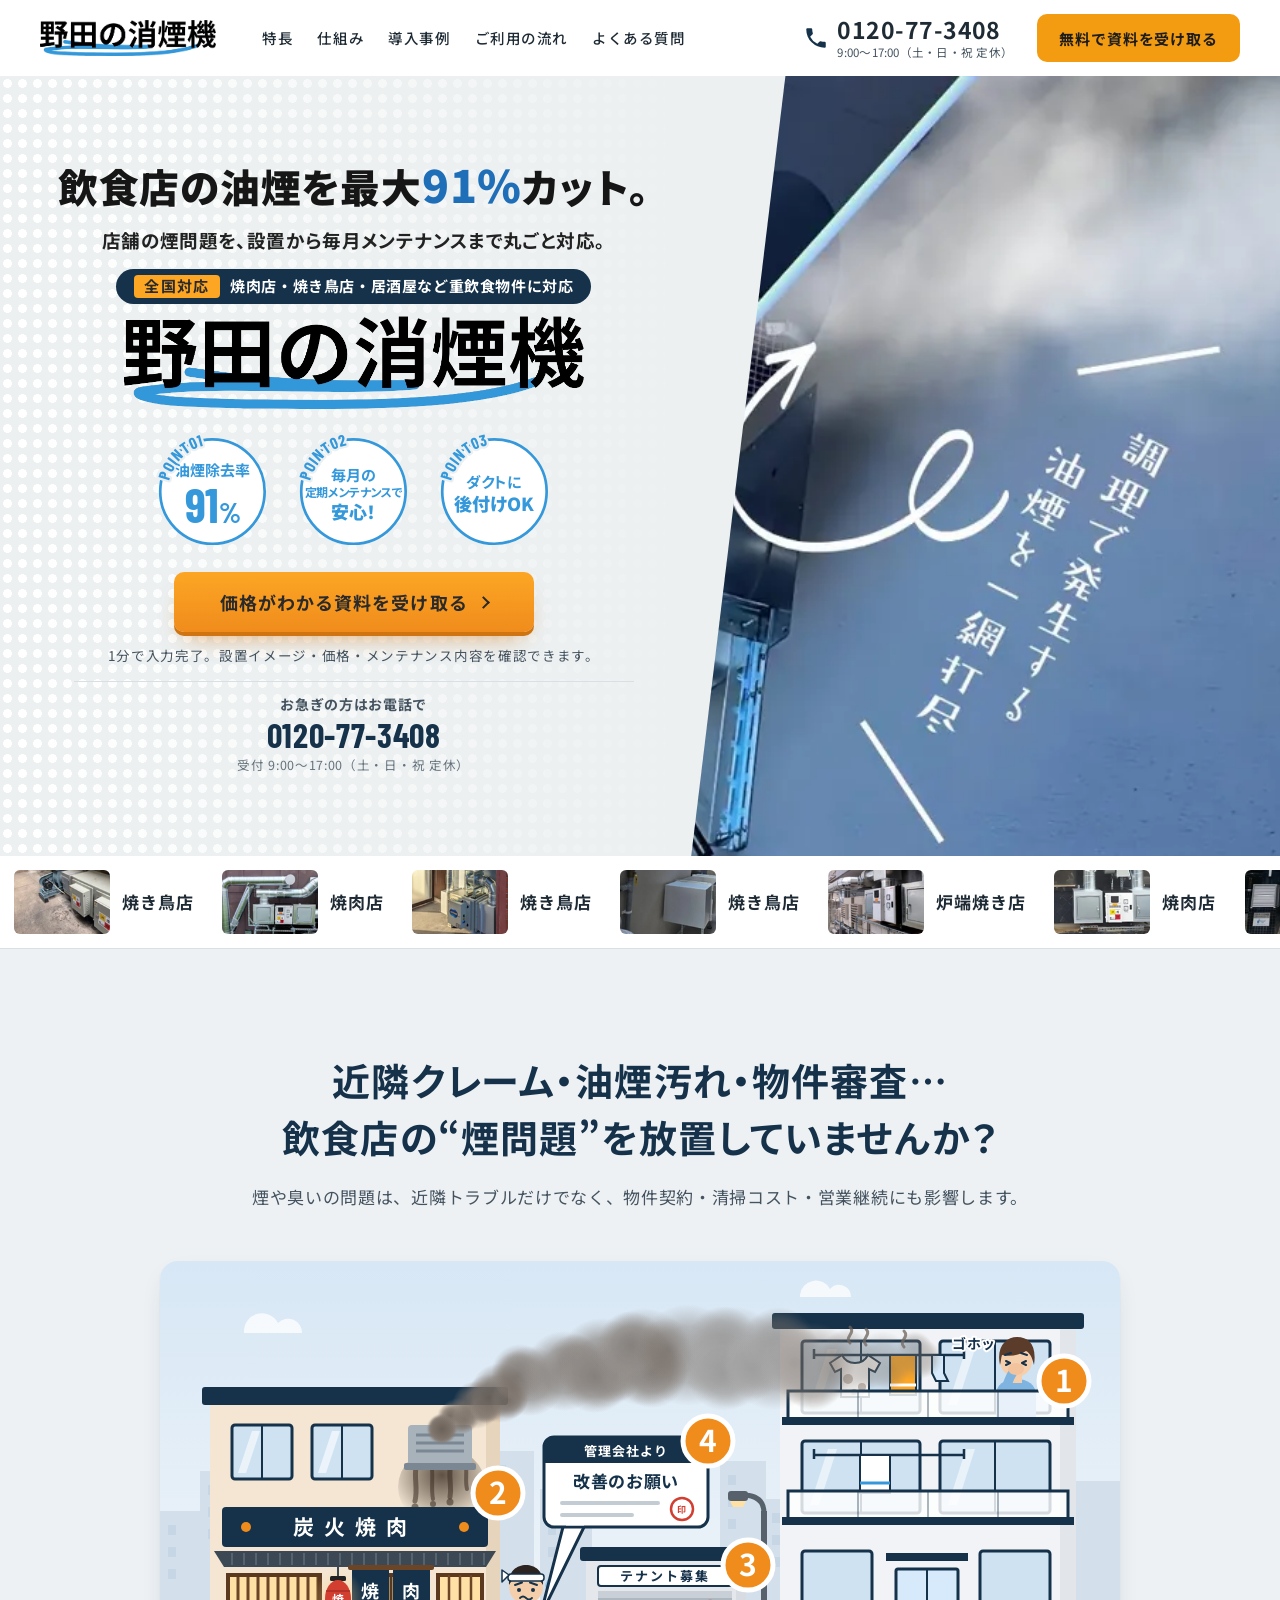
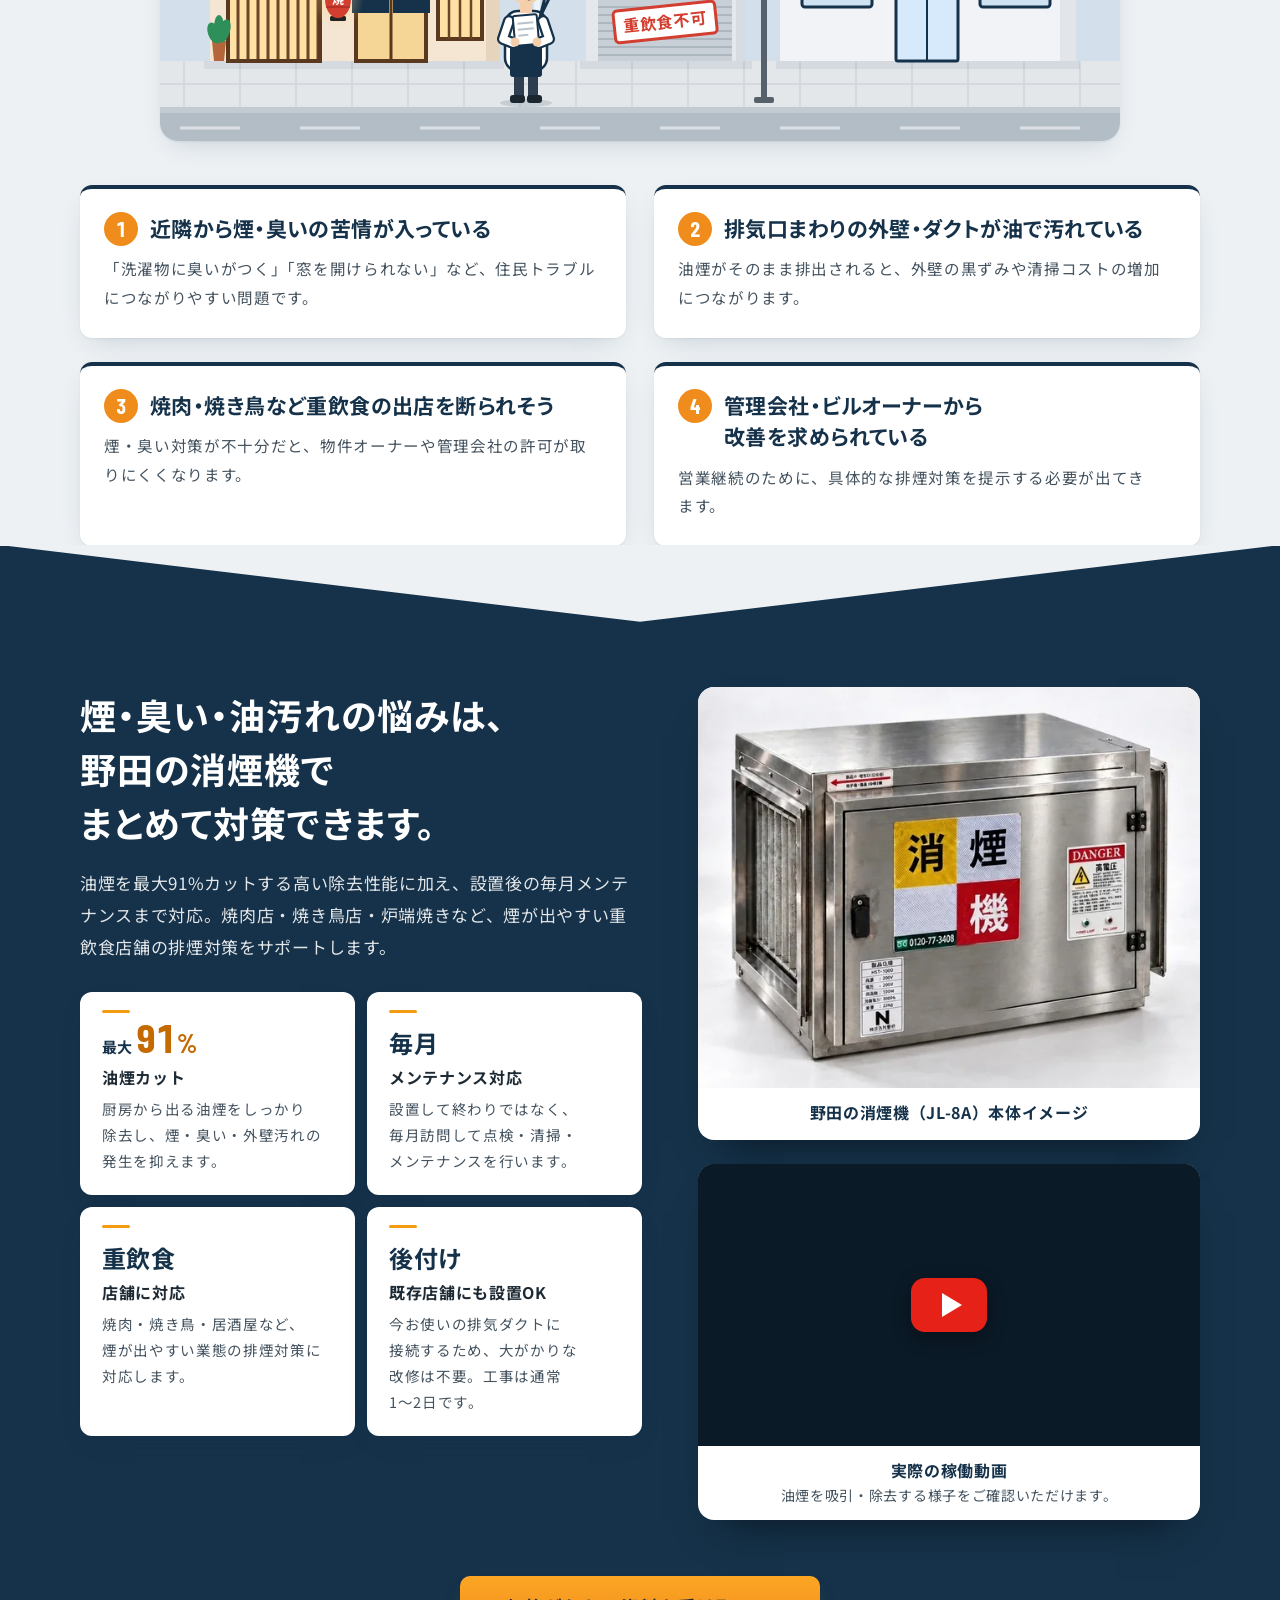
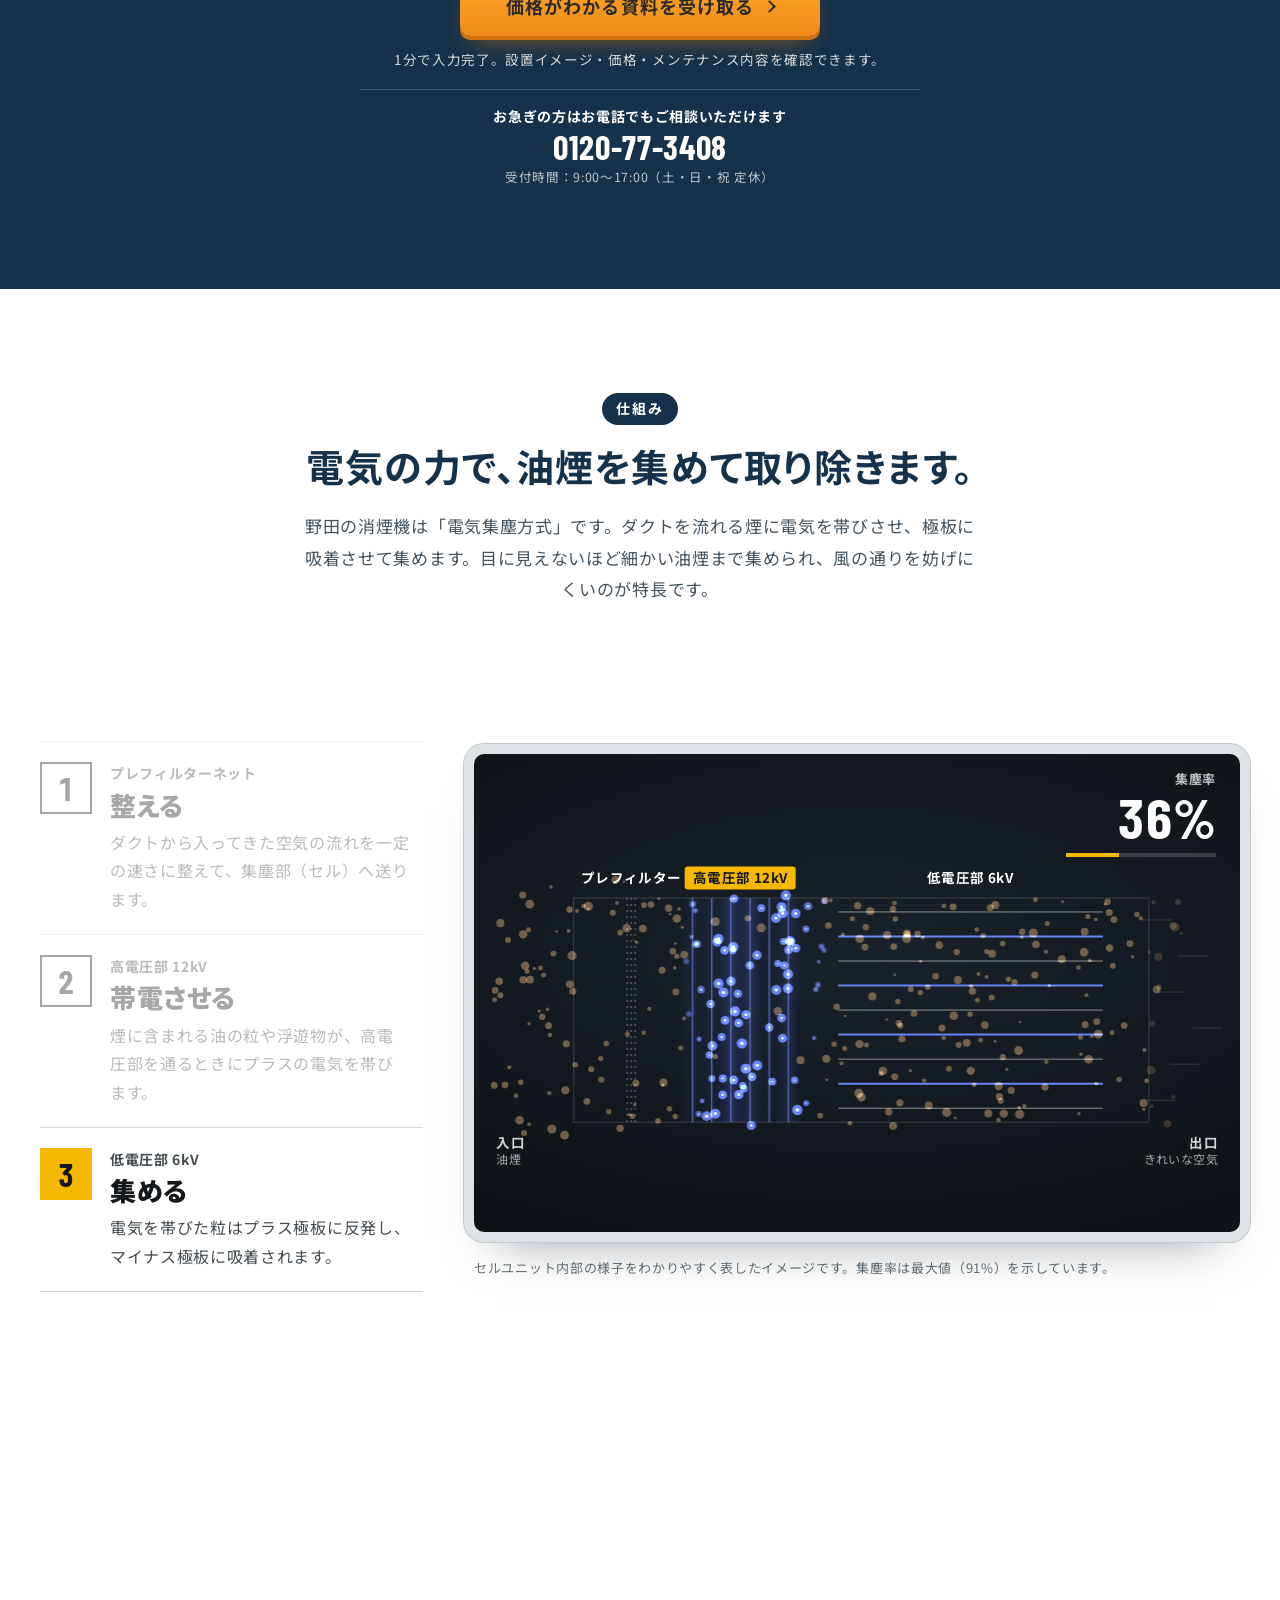
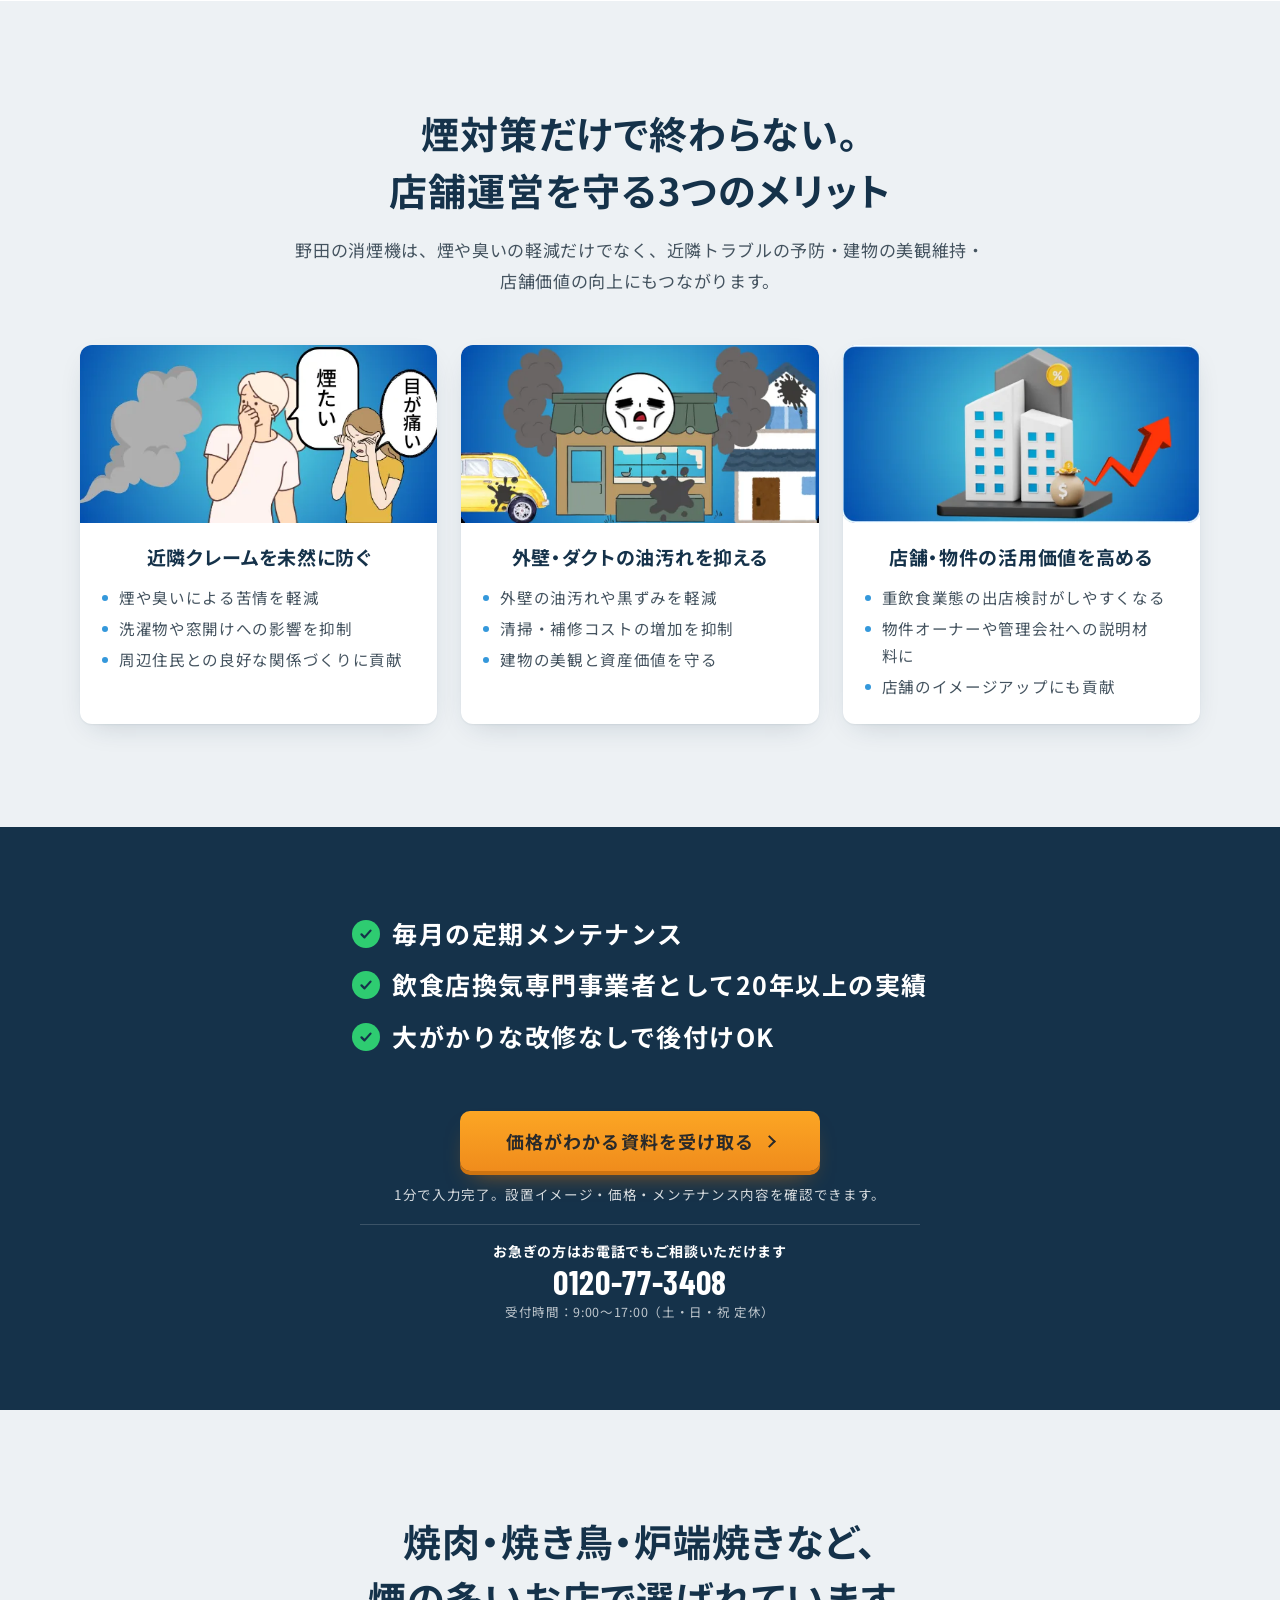
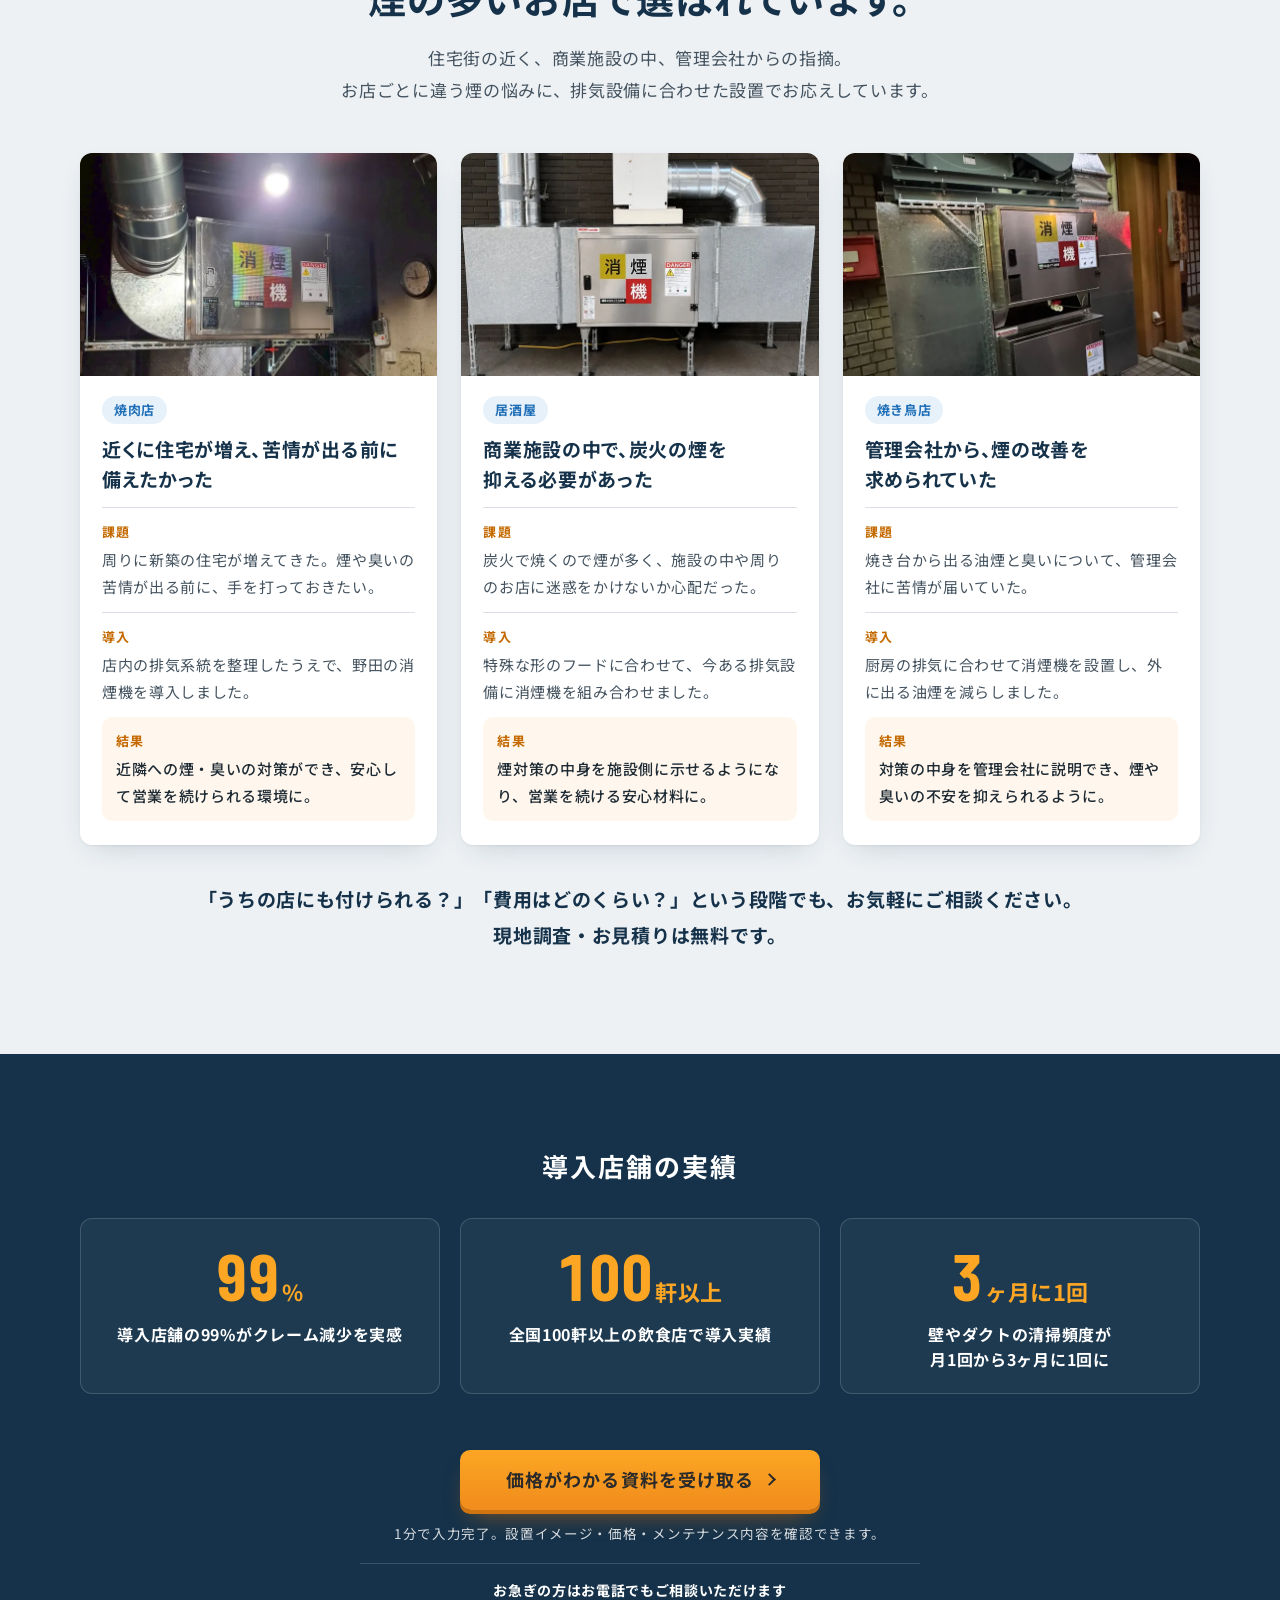
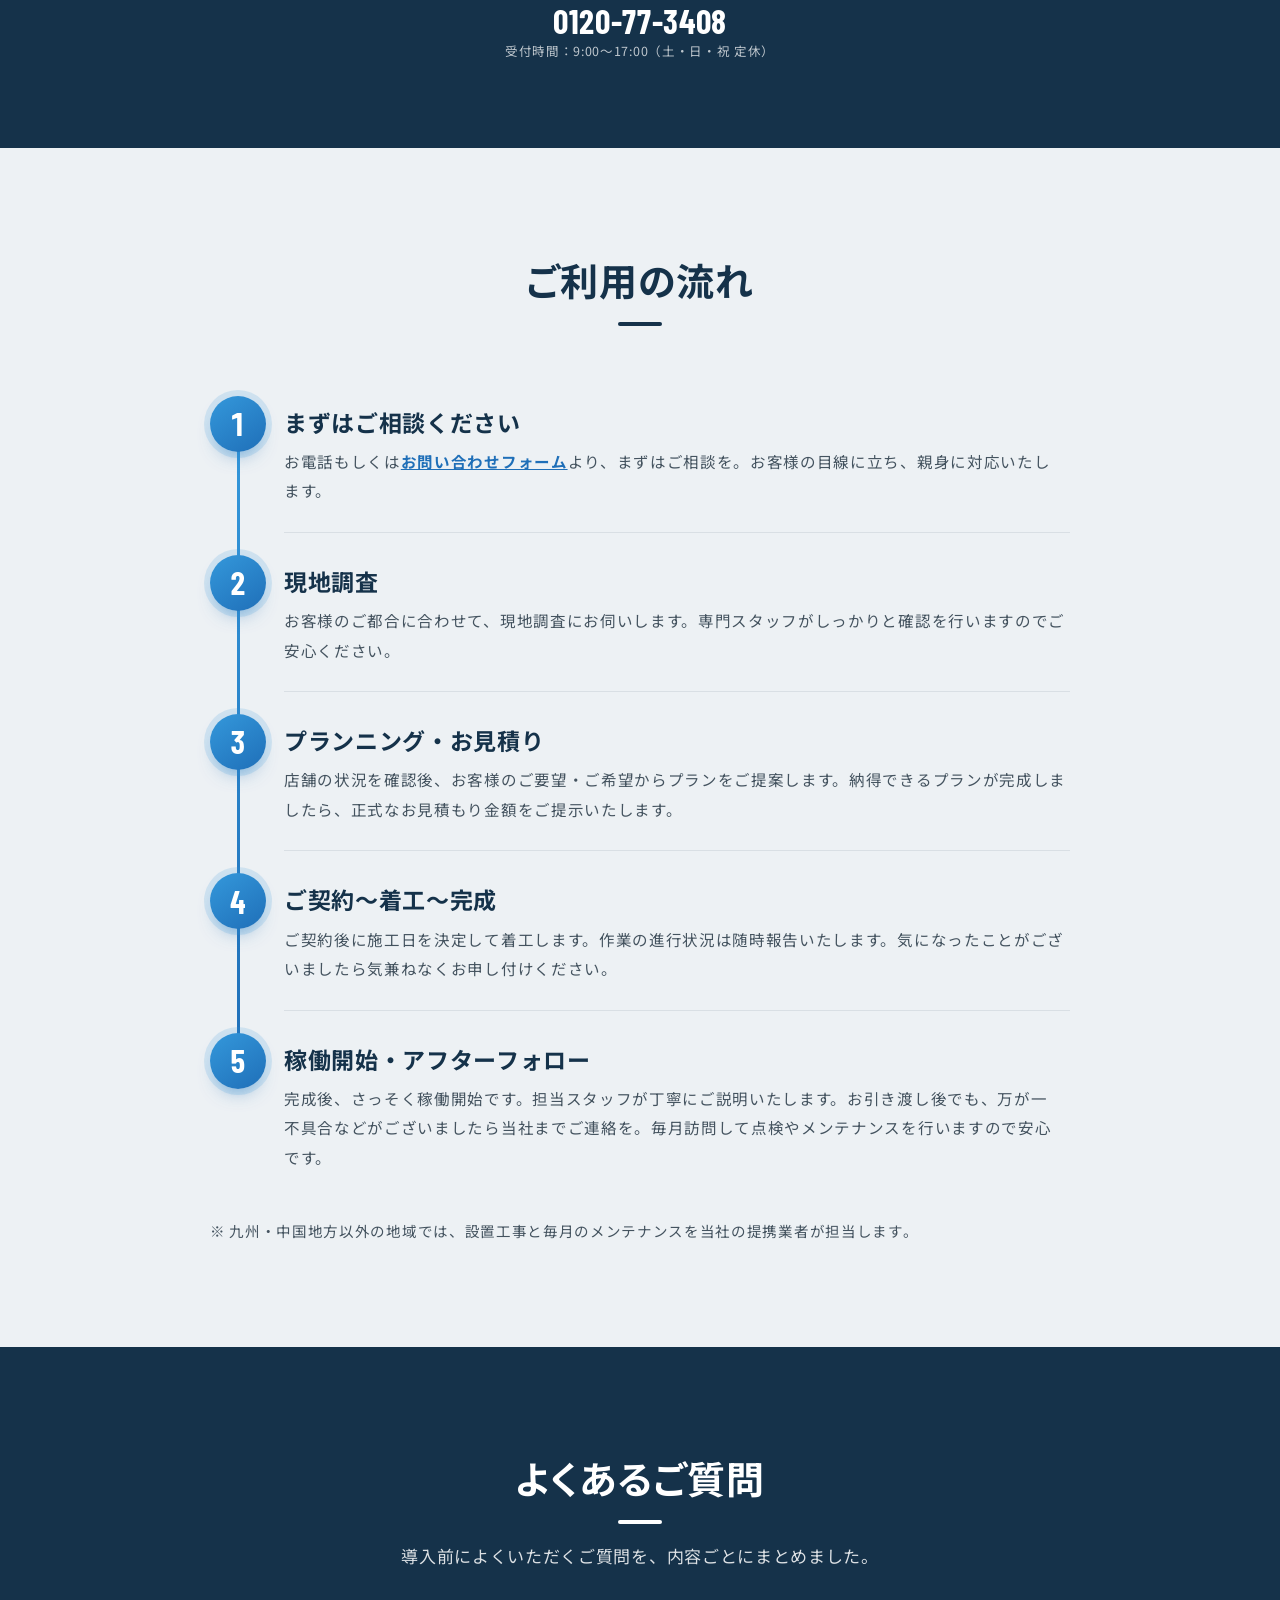
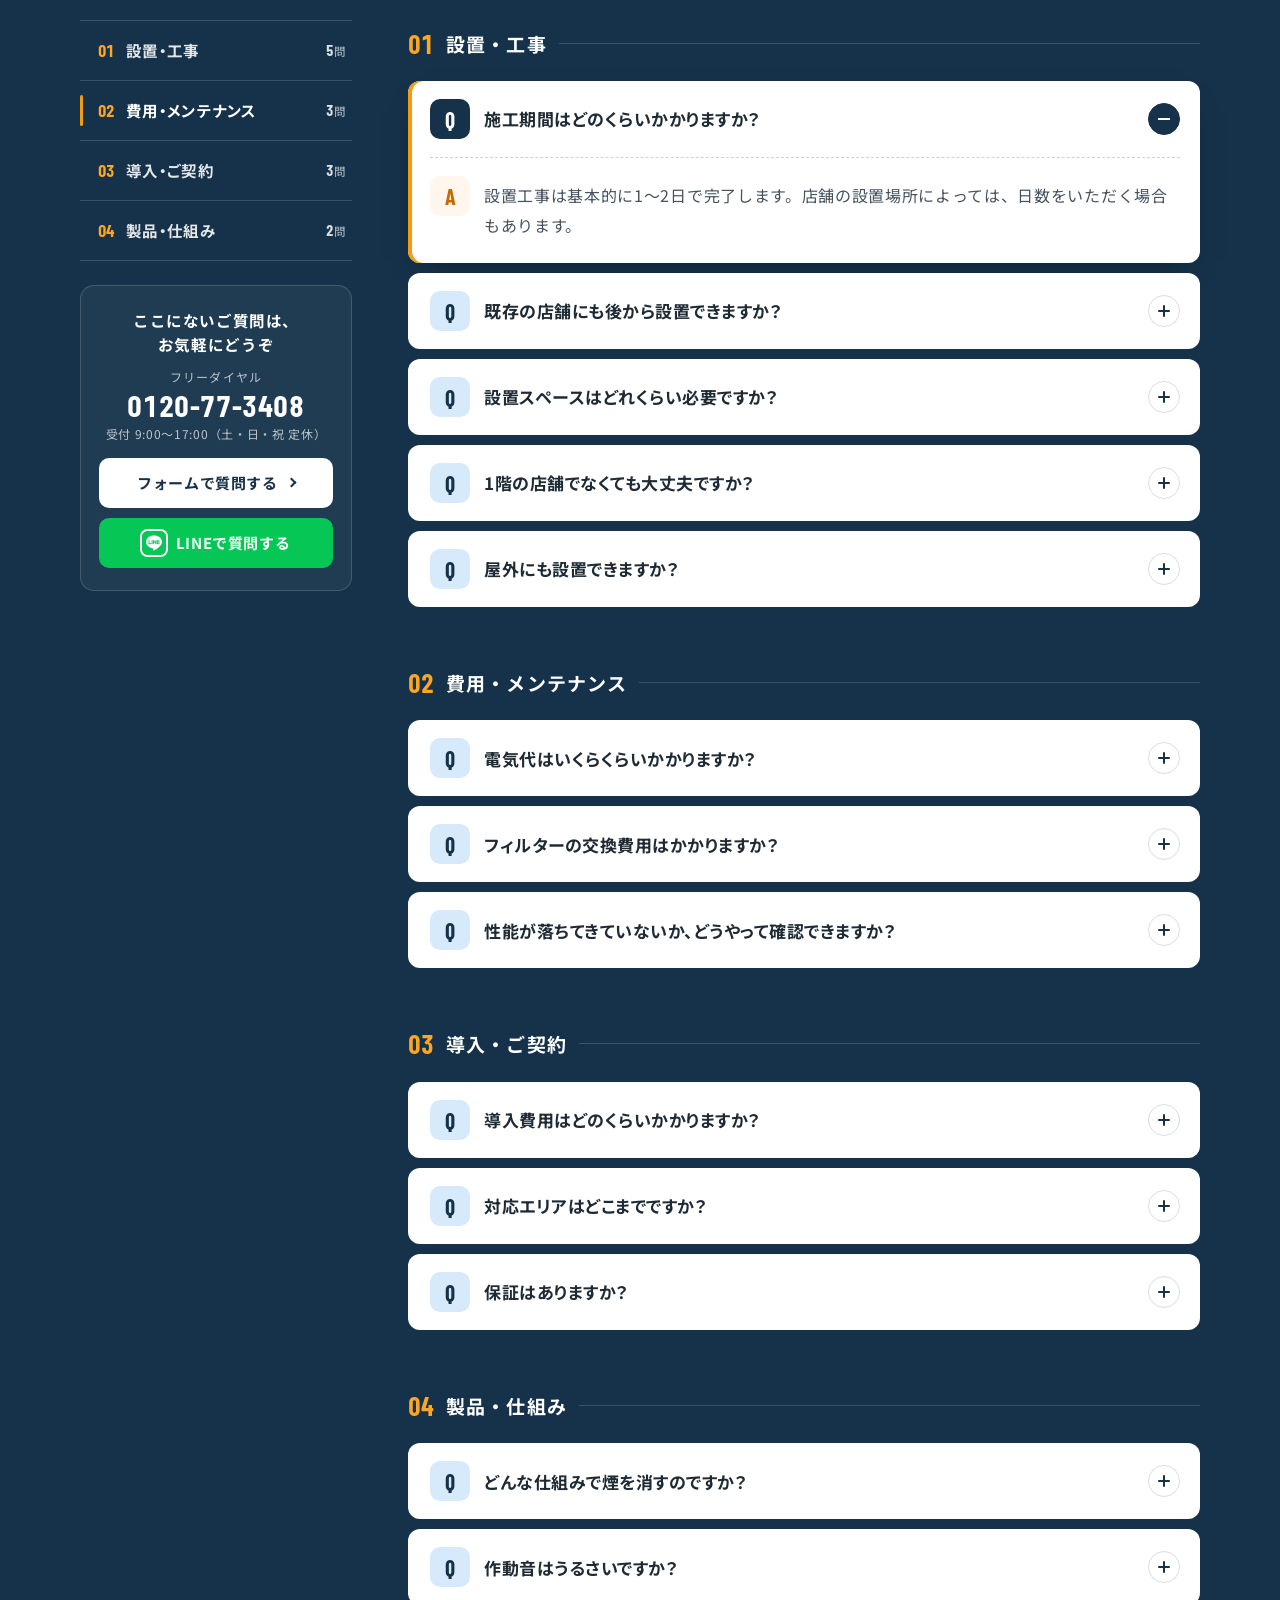
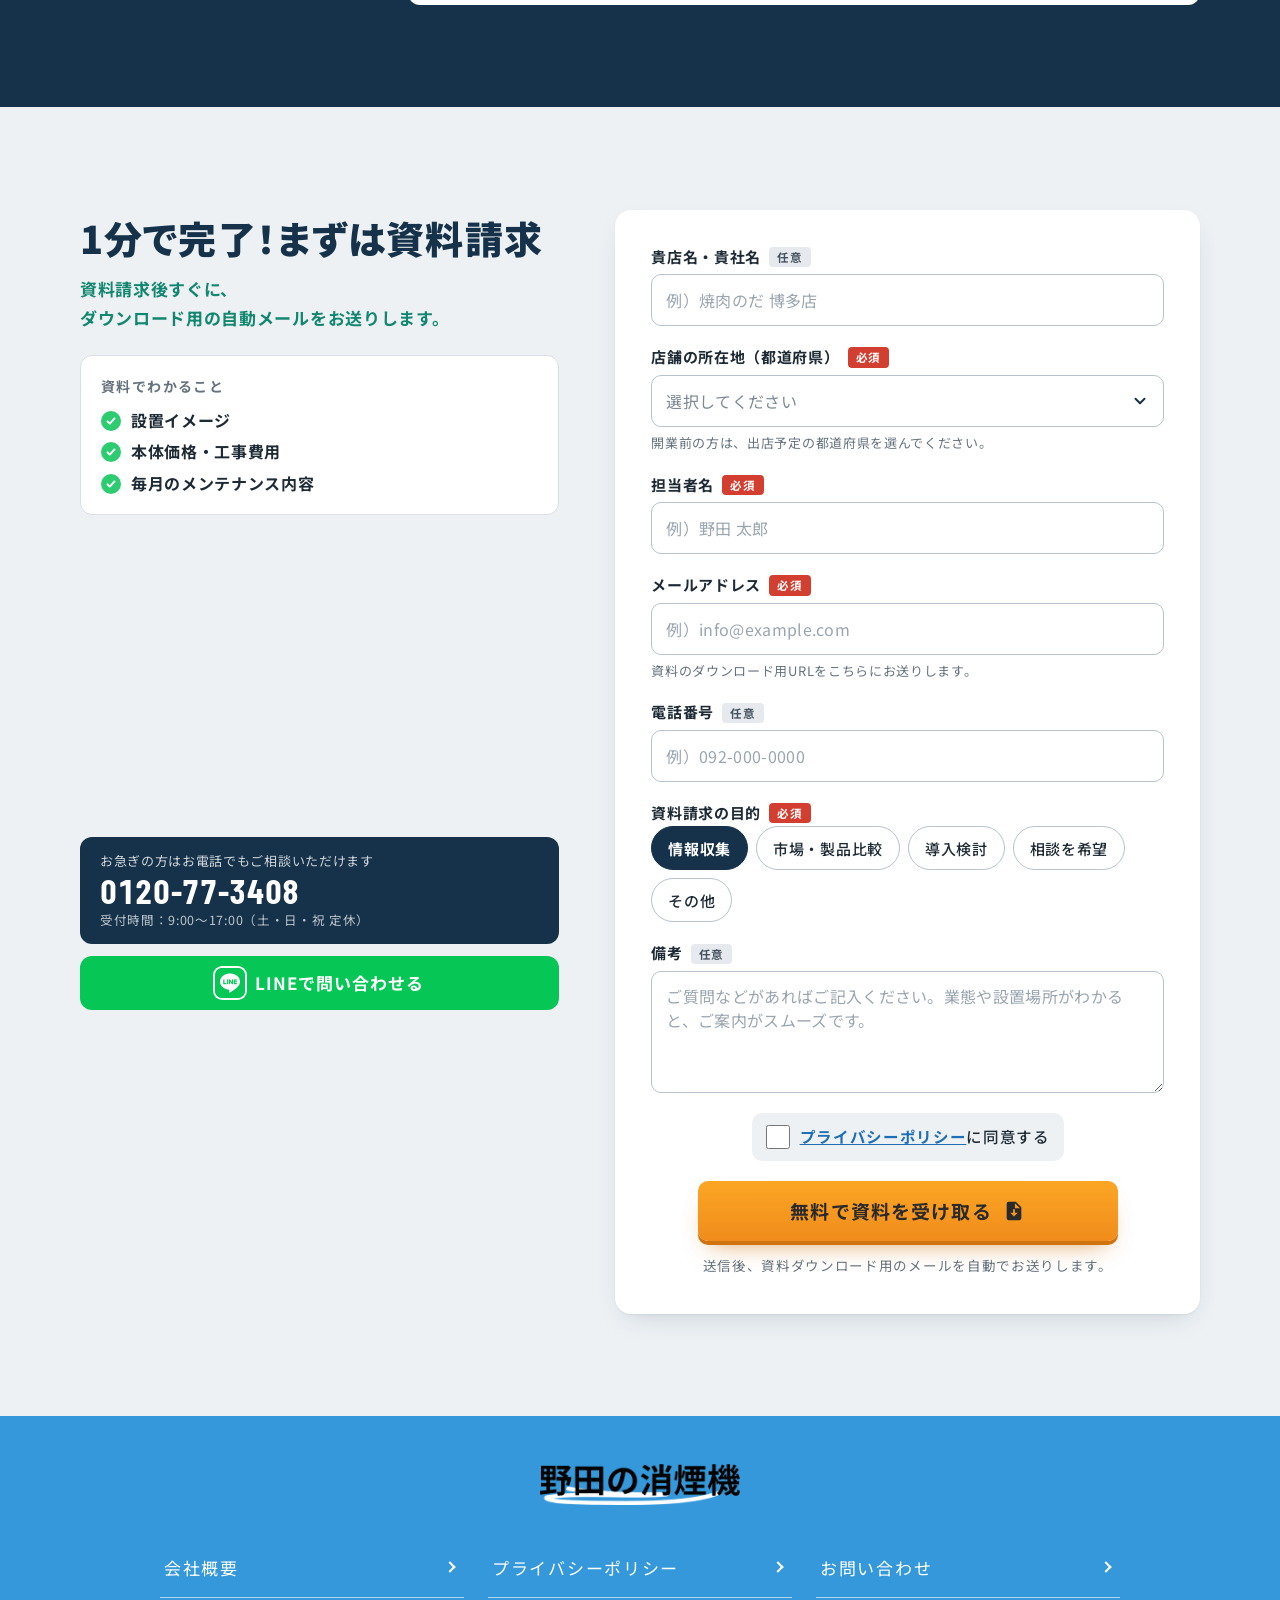
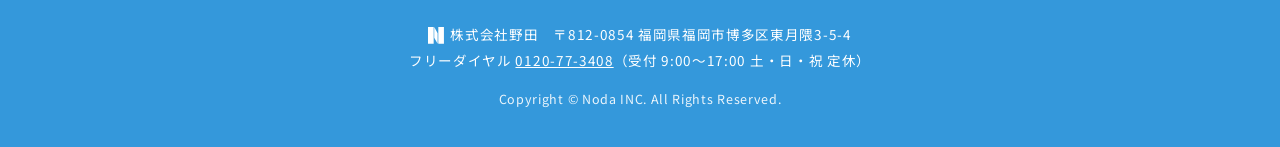
<file: index.html>
<!doctype html>
<html lang="ja">
<head>
<meta charset="utf-8">
<meta name="viewport" content="width=device-width, initial-scale=1, viewport-fit=cover">
<title>【油煙91%カット】野田の消煙機│飲食店の排煙トラブルをゼロへ</title>
<meta name="description" content="焼肉店・焼き鳥店・居酒屋など重飲食店の煙・臭い・油汚れ対策に。電気集塵方式で油煙を最大91%カットする「野田の消煙機 JL-8A」。全国対応。設置から毎月の定期メンテナンスまで対応。価格や設置イメージがわかる資料を無料でお送りします。">
<link rel="canonical" href="https://shoenki.duct-noda.com/">
<meta name="theme-color" content="#15324a">
<meta name="format-detection" content="telephone=no">

<meta property="og:locale" content="ja_JP">
<meta property="og:type" content="website">
<meta property="og:site_name" content="野田の消煙機">
<meta property="og:title" content="【油煙91%カット】野田の消煙機│飲食店の排煙トラブルをゼロへ">
<meta property="og:description" content="電気集塵方式で油煙を最大91%カット。設置から毎月の定期メンテナンスまで対応する、重飲食店のための消煙機です。">
<meta property="og:url" content="https://shoenki.duct-noda.com/">
<meta property="og:image" content="https://shoenki.duct-noda.com/assets/img/ogp.jpg">
<meta property="og:image:width" content="1200">
<meta property="og:image:height" content="630">
<meta name="twitter:card" content="summary_large_image">
<meta name="twitter:site" content="@nodanoda092">

<link rel="icon" href="assets/img/favicon.svg" type="image/svg+xml">
<link rel="apple-touch-icon" href="assets/img/apple-touch-icon.png">

<link rel="preload" as="image" href="assets/img/hero-sp.webp" media="(max-width: 899px)" fetchpriority="high">
<link rel="preload" as="image" href="assets/img/hero-photo.webp" imagesrcset="assets/img/hero-photo-720.webp 720w, assets/img/hero-photo.webp 1112w" imagesizes="48vw" media="(min-width: 900px)" fetchpriority="high">
<link rel="stylesheet" href="assets/css/site.css">

<!-- Web fonts load without blocking the first paint -->
<link rel="preconnect" href="https://fonts.googleapis.com">
<link rel="preconnect" href="https://fonts.gstatic.com" crossorigin>
<link rel="stylesheet" href="https://fonts.googleapis.com/css2?family=Noto+Sans+JP:wght@400;500;700;900&family=Barlow+Condensed:wght@600;700&display=swap" media="print" onload="this.media='all'">
<noscript><link rel="stylesheet" href="https://fonts.googleapis.com/css2?family=Noto+Sans+JP:wght@400;500;700;900&family=Barlow+Condensed:wght@600;700&display=swap"></noscript>

<!-- Google Tag Manager -->
<script>(function(w,d,s,l,i){w[l]=w[l]||[];w[l].push({'gtm.start':
new Date().getTime(),event:'gtm.js'});var f=d.getElementsByTagName(s)[0],
j=d.createElement(s),dl=l!='dataLayer'?'&l='+l:'';j.async=true;j.src=
'https://www.googletagmanager.com/gtm.js?id='+i+dl;f.parentNode.insertBefore(j,f);
})(window,document,'script','dataLayer','GTM-W7PSRQTX');</script>
<!-- End Google Tag Manager -->
<!-- Google tag (the one Site Kit added on the WordPress site) -->
<script async src="https://www.googletagmanager.com/gtag/js?id=GT-MJJR4XTD"></script>
<script>window.dataLayer=window.dataLayer||[];function gtag(){dataLayer.push(arguments);}gtag('js',new Date());gtag('config','GT-MJJR4XTD');</script>

<script type="application/ld+json">
{
  "@context": "https://schema.org",
  "@graph": [
    {
      "@type": "Organization",
      "@id": "https://shoenki.duct-noda.com/#org",
      "name": "株式会社野田",
      "url": "https://duct-noda.com/",
      "logo": "https://shoenki.duct-noda.com/assets/img/noda-logo.png",
      "telephone": "+81-120-77-3408",
      "address": {"@type": "PostalAddress", "postalCode": "812-0854", "addressRegion": "福岡県", "addressLocality": "福岡市博多区", "streetAddress": "東月隈3-5-4", "addressCountry": "JP"},
      "areaServed": {"@type": "Country", "name": "日本"},
      "sameAs": ["https://x.com/nodanoda092"]
    },
    {
      "@type": "WebSite",
      "@id": "https://shoenki.duct-noda.com/#website",
      "url": "https://shoenki.duct-noda.com/",
      "name": "野田の消煙機",
      "inLanguage": "ja",
      "publisher": {"@id": "https://shoenki.duct-noda.com/#org"}
    },
    {
      "@type": "FAQPage",
      "@id": "https://shoenki.duct-noda.com/#faq",
      "mainEntity": [
        {"@type": "Question", "name": "施工期間はどのくらいかかりますか？", "acceptedAnswer": {"@type": "Answer", "text": "設置工事は基本的に1〜2日で完了します。店舗の設置場所によっては、日数をいただく場合もあります。"}},
        {"@type": "Question", "name": "対応エリアはどこまでですか？", "acceptedAnswer": {"@type": "Answer", "text": "全国に対応しています。九州・中国地方以外の地域では、当社の提携業者が設置工事と毎月のメンテナンスを担当します。お見積りの際に、お店の地域での進め方をご案内します。"}},
        {"@type": "Question", "name": "既存の店舗にも後から設置できますか？", "acceptedAnswer": {"@type": "Answer", "text": "はい、できます。現在お使いの排気ダクトにチャンバーボックスを介して接続するため、大がかりな改修は必要ありません。工事は通常1〜2日で完了し、営業への影響をできるだけ抑えて導入いただけます。"}},
        {"@type": "Question", "name": "作動音はうるさいですか？", "acceptedAnswer": {"@type": "Answer", "text": "通常の運転ではほとんど音がなく、店内の会話や営業の妨げにはなりません。電源を入れた直後などに「パチパチ」という放電音が一時的に鳴ることがあります。この音が長く続く場合は内部にゴミが入っているサインのため、毎月の定期メンテナンスで点検・清掃します。"}},
        {"@type": "Question", "name": "性能が落ちてきていないか、どうやって確認できますか？", "acceptedAnswer": {"@type": "Answer", "text": "本体に電圧メーターを内蔵しており、毎月のメンテナンスで集塵性能の要となる出力電圧（高電圧部12kV±2kV、低電圧部6kV±2kV）を実測して確認しています。掃除だけで終わらせず、数値で性能を確かめたうえでご報告します。"}},
        {"@type": "Question", "name": "フィルターの交換費用はかかりますか？", "acceptedAnswer": {"@type": "Answer", "text": "集塵部（セル）は洗浄して繰り返し使える構造のため、使い捨てフィルターのように買い足す必要はありません。洗浄・点検は毎月のメンテナンスで行います。なお、長期間の使用で劣化した部品（電極・ガイシなど）は交換が必要になる場合があります。"}},
        {"@type": "Question", "name": "電気代はいくらくらいかかりますか？", "acceptedAnswer": {"@type": "Answer", "text": "消費電力は500Wです。1日6〜7時間・月25日の営業でお使いの場合、電気代の目安は月2,500円程度です（電力単価31円/kWhで計算。ご契約内容や稼働時間により変わります）。"}},
        {"@type": "Question", "name": "設置スペースはどれくらい必要ですか？", "acceptedAnswer": {"@type": "Answer", "text": "本体サイズは750(W)×840(D)×680(H)mmで、畳1枚に収まる大きさです。設置にあたっては、本体の前後に接続用のチャンバーボックスを、正面に0.7m以上のメンテナンススペースを確保します。厨房内・屋外・天井吊りなど設置パターンは複数あり、現地調査で店舗に合った配置をご提案します。"}},
        {"@type": "Question", "name": "1階の店舗でなくても大丈夫ですか？", "acceptedAnswer": {"@type": "Answer", "text": "問題ありません。毎月のメンテナンスで扉を開けて内部の部品を引き出すため、本体の正面に一定のスペースが必要です。現地調査で確認します。店内への設置事例もあります。"}},
        {"@type": "Question", "name": "屋外にも設置できますか？", "acceptedAnswer": {"@type": "Answer", "text": "はい。屋外に設置する場合は防雨カバー（別売）を取り付け、油漏れ・虫や雨水の侵入・使用環境（温度0〜50℃、湿度80%以下）を考えて施工します。"}},
        {"@type": "Question", "name": "導入費用はどのくらいかかりますか？", "acceptedAnswer": {"@type": "Answer", "text": "本体価格と標準工事の費用、毎月のメンテナンス費用は資料でご案内しています。設置場所やダクトの状況によって工事の内容が変わるため、正式な金額は現地調査のうえでお見積りします。"}},
        {"@type": "Question", "name": "保証はありますか？", "acceptedAnswer": {"@type": "Answer", "text": "お買い上げ日から1年間の保証があります。保証期間内に正常な使い方で故障した場合は、無償で修理します（天災、誤った使い方、消耗品の劣化などによる故障は有償となります）。"}},
        {"@type": "Question", "name": "どんな仕組みで煙を消すのですか？", "acceptedAnswer": {"@type": "Answer", "text": "静電気の力で煙を集める「電気集塵方式」です。ダクトから入った煙は、まず高電圧部（12kV）でプラスの電気を帯び、続く低電圧部（6kV）でマイナスの極板に吸着されます。フィルターで濾し取るのではなく電気で吸い付けるため、目に見えないほど細かい油煙まで捕集でき、風の通りを妨げにくいのが特長です。"}}
      ]
    }
  ]
}
</script>
</head>
<body>
<!-- Google Tag Manager (noscript) -->
<noscript><iframe src="https://www.googletagmanager.com/ns.html?id=GTM-W7PSRQTX" height="0" width="0" style="display:none;visibility:hidden"></iframe></noscript>
<!-- End Google Tag Manager (noscript) -->

<a class="skip" href="#main">本文へスキップ</a>

<header class="hd" data-hd>
  <div class="hd__in">
    <a class="hd__logo" href="#top"><img src="assets/img/logo.webp" alt="野田の消煙機" width="906" height="185"></a>
    <nav class="hd__nav" aria-label="ページ内メニュー">
      <a href="#solution">特長</a>
      <a href="#shikumi">仕組み</a>
      <a href="#cases">導入事例</a>
      <a href="#flow">ご利用の流れ</a>
      <a href="#faq">よくある質問</a>
    </nav>
    <a class="hd__tel" href="tel:0120773408">
      <svg class="ic" viewBox="0 0 24 24" aria-hidden="true"><path d="M6.6 10.8a15.1 15.1 0 0 0 6.6 6.6l2.2-2.2a1 1 0 0 1 1-.25 11.4 11.4 0 0 0 3.6.57 1 1 0 0 1 1 1V20a1 1 0 0 1-1 1A17 17 0 0 1 3 4a1 1 0 0 1 1-1h3.5a1 1 0 0 1 1 1c0 1.25.2 2.45.57 3.57a1 1 0 0 1-.25 1z"/></svg>
      <span><b>0120-77-3408</b><small>9:00〜17:00（土・日・祝 定休）</small></span>
    </a>
    <a class="btn btn--orange hd__cta" href="#download">無料で資料を受け取る</a>
  </div>
</header>

<main id="main">

<!-- ============ HERO ============ -->
<section class="hero" id="top" aria-labelledby="hero-ttl">
  <picture class="hero__photo">
    <source media="(max-width: 899px)" srcset="assets/img/hero-sp.webp" width="800" height="550">
    <img src="assets/img/hero-photo.webp" srcset="assets/img/hero-photo-720.webp 720w, assets/img/hero-photo.webp 1112w" sizes="48vw" width="1112" height="864" alt="店舗の外壁に取り付けた排気ダクトから油煙が出ている様子" fetchpriority="high">
  </picture>
  <div class="hero__in">
    <h1 class="hero__catch" id="hero-ttl"><span class="nb">飲食店の油煙を</span><span class="nb">最大<em>91%</em>カット。</span></h1>
    <p class="hero__sub"><span class="nb">店舗の煙問題を、</span><span class="nb">設置から毎月メンテナンスまで</span><span class="nb">丸ごと対応。</span></p>
    <p class="hero__pill"><b>全国対応</b>焼肉店・焼き鳥店・居酒屋など<span class="nb">重飲食物件に対応</span></p>
    <p class="hero__brand"><img src="assets/img/logo.webp" alt="野田の消煙機" width="906" height="185"></p>
    <ul class="points">
      <li class="point">
        <svg class="point__ring" viewBox="0 0 160 160" aria-hidden="true"><circle cx="80" cy="84" r="68"/><path id="pa1" d="M24 70 A60 60 0 0 1 98 25" fill="none" stroke="none"/><text><textPath href="#pa1">POINT01</textPath></text></svg>
        <p><span class="point__s">油煙除去率</span><b class="point__big">91<small>%</small></b></p>
      </li>
      <li class="point">
        <svg class="point__ring" viewBox="0 0 160 160" aria-hidden="true"><circle cx="80" cy="84" r="68"/><path id="pa2" d="M24 70 A60 60 0 0 1 98 25" fill="none" stroke="none"/><text><textPath href="#pa2">POINT02</textPath></text></svg>
        <p><span class="point__s">毎月の</span><span class="point__xs">定期メンテナンスで</span><b>安心！</b></p>
      </li>
      <li class="point">
        <svg class="point__ring" viewBox="0 0 160 160" aria-hidden="true"><circle cx="80" cy="84" r="68"/><path id="pa3" d="M24 70 A60 60 0 0 1 98 25" fill="none" stroke="none"/><text><textPath href="#pa3">POINT03</textPath></text></svg>
        <p><span class="point__s">ダクトに</span><b>後付けOK</b></p>
      </li>
    </ul>
    <div class="cta cta--hero">
      <a class="btn btn--cta" href="#download">価格がわかる資料を受け取る<i class="arw" aria-hidden="true"></i></a>
      <p class="cta__note">1分で入力完了。設置イメージ・価格・メンテナンス内容を確認できます。</p>
      <p class="cta__tel"><span>お急ぎの方はお電話で</span><a href="tel:0120773408">0120-77-3408</a><small>受付 9:00〜17:00（土・日・祝 定休）</small></p>
    </div>
  </div>
</section>

<!-- ============ STORES TICKER ============ -->
<section class="ticker" aria-label="導入店舗の一例">
  <div class="ticker__track" data-ticker>
    <ul class="ticker__list">
      <li><img src="assets/img/ticker/yakitori-1.webp" alt="" width="308" height="274" loading="lazy"><p>焼き鳥店</p></li>
      <li><img src="assets/img/ticker/yakiniku-1.webp" alt="" width="304" height="274" loading="lazy"><p>焼肉店</p></li>
      <li><img src="assets/img/ticker/yakitori-kumamoto.webp" alt="" width="308" height="274" loading="lazy"><p>焼き鳥店</p></li>
      <li><img src="assets/img/ticker/yakitori-2.webp" alt="" width="308" height="274" loading="lazy"><p>焼き鳥店</p></li>
      <li><img src="assets/img/ticker/robata.webp" alt="" width="314" height="268" loading="lazy"><p>炉端焼き店</p></li>
      <li><img src="assets/img/ticker/yakiniku-2.webp" alt="" width="304" height="274" loading="lazy"><p>焼肉店</p></li>
      <li><img src="assets/img/ticker/yakitori-3.webp" alt="" width="308" height="274" loading="lazy"><p>焼き鳥店</p></li>
      <li><img src="assets/img/ticker/makiryori.webp" alt="" width="308" height="274" loading="lazy"><p>薪料理店</p></li>
      <li><img src="assets/img/ticker/yakiniku-3.webp" alt="" width="304" height="274" loading="lazy"><p>焼肉店</p></li>
      <li><img src="assets/img/ticker/yakitori-4.webp" alt="" width="308" height="274" loading="lazy"><p>焼き鳥店</p></li>
    </ul>
  </div>
</section>

<!-- ============ PROBLEMS ============ -->
<section class="sec sec--light problem" id="problem" aria-labelledby="problem-ttl">
  <div class="wrap">
    <header class="sh">
      <h2 class="sh__ttl" id="problem-ttl"><span class="nb">近隣クレーム・</span><span class="nb">油煙汚れ・</span><span class="nb">物件審査…</span><br><span class="nb">飲食店の“煙問題”を</span><span class="nb">放置していませんか？</span></h2>
      <p class="sh__lead">煙や臭いの問題は、近隣トラブルだけでなく、<span class="nb">物件契約・清掃コスト・営業継続にも影響します。</span></p>
    </header>
    <figure class="problem__map" data-map>
      <svg class="illust illust--map" viewBox="0 0 960 480" role="img" aria-labelledby="map-ttl">
      <title id="map-ttl">煙の問題が起きている街並みのイラスト。①焼肉店の煙が隣のマンションに届き、住民が洗濯物の臭いに困っている。②排気口まわりの外壁が油で黒ずんでいる。③隣の空き店舗は「重飲食不可」。④店主が管理会社から「改善のお願い」を受け取っている。</title>
      <defs>
        <linearGradient id="mp-sky" x1="0" y1="0" x2="0" y2="1"><stop offset="0" stop-color="#d7e7f5"/><stop offset=".75" stop-color="#eef4f9"/></linearGradient>
        <radialGradient id="mp-smk"><stop offset="0" stop-color="#6c625a" stop-opacity=".95"/><stop offset=".55" stop-color="#7a7068" stop-opacity=".7"/><stop offset="1" stop-color="#8a8078" stop-opacity="0"/></radialGradient>
        <radialGradient id="mp-stain" cx=".5" cy=".35" r=".6"><stop offset="0" stop-color="#3a2c21" stop-opacity=".8"/><stop offset=".6" stop-color="#3a2c21" stop-opacity=".35"/><stop offset="1" stop-color="#3a2c21" stop-opacity="0"/></radialGradient>
        <radialGradient id="mp-glow" cx=".5" cy=".5" r=".5"><stop offset="0" stop-color="#ffd27a" stop-opacity=".55"/><stop offset="1" stop-color="#ffd27a" stop-opacity="0"/></radialGradient>
      </defs>
      <rect width="960" height="480" fill="url(#mp-sky)"/>
      <g fill="#fff" opacity=".75"><path class="mv map__cloud" d="M84 70a18 18 0 0 1 34-8a14 14 0 0 1 24 10h-58z"/><path class="mv map__cloud map__cloud--2" d="M640 34a16 16 0 0 1 30-6a12 12 0 0 1 21 8h-51z"/></g>
      <g fill="#d3e0ec"><rect x="0" y="250" width="46" height="150"/><rect x="40" y="210" width="50" height="190"/><rect x="96" y="236" width="40" height="164"/><rect x="330" y="190" width="44" height="210"/><rect x="380" y="228" width="52" height="172"/><rect x="560" y="200" width="46" height="200"/><rect x="604" y="238" width="40" height="162"/><rect x="900" y="220" width="60" height="180"/></g>
      <g fill="#c6d6e5"><rect x="8" y="264" width="8" height="10"/><rect x="8" y="286" width="8" height="10"/><rect x="8" y="308" width="8" height="10"/><rect x="48" y="224" width="8" height="10"/><rect x="48" y="246" width="8" height="10"/><rect x="48" y="268" width="8" height="10"/><rect x="104" y="250" width="8" height="10"/><rect x="104" y="272" width="8" height="10"/><rect x="104" y="294" width="8" height="10"/><rect x="338" y="204" width="8" height="10"/><rect x="338" y="226" width="8" height="10"/><rect x="338" y="248" width="8" height="10"/><rect x="388" y="242" width="8" height="10"/><rect x="388" y="264" width="8" height="10"/><rect x="388" y="286" width="8" height="10"/><rect x="568" y="214" width="8" height="10"/><rect x="568" y="236" width="8" height="10"/><rect x="568" y="258" width="8" height="10"/><rect x="612" y="252" width="8" height="10"/><rect x="612" y="274" width="8" height="10"/><rect x="612" y="296" width="8" height="10"/><rect x="908" y="234" width="8" height="10"/><rect x="908" y="256" width="8" height="10"/><rect x="908" y="278" width="8" height="10"/></g>
      <rect y="400" width="960" height="46" fill="#e3e7ea"/>
      <g stroke="#d3d9de" stroke-width="2"><path d="M24 400v46"/><path d="M80 400v46"/><path d="M136 400v46"/><path d="M192 400v46"/><path d="M248 400v46"/><path d="M304 400v46"/><path d="M360 400v46"/><path d="M416 400v46"/><path d="M472 400v46"/><path d="M528 400v46"/><path d="M584 400v46"/><path d="M640 400v46"/><path d="M696 400v46"/><path d="M752 400v46"/><path d="M808 400v46"/><path d="M864 400v46"/><path d="M920 400v46"/><path d="M0 423h960"/></g>
      <rect y="446" width="960" height="6" fill="#c3cbd2"/><rect y="452" width="960" height="28" fill="#b3bdc6"/>
      <path d="M20 467h60M140 467h60M260 467h60M380 467h60M500 467h60M620 467h60M740 467h60M860 467h60" stroke="#fff" stroke-width="3" opacity=".55"/>
      <g fill="#15324a" opacity=".07"><rect x="44" y="400" width="300" height="8"/><rect x="420" y="400" width="172" height="8"/><rect x="616" y="400" width="304" height="8"/></g>
      <g>
      <rect x="50" y="140" width="290" height="260" fill="#f4e6d3"/><rect x="326" y="140" width="14" height="260" fill="#e7d4bc"/>
      <rect x="42" y="126" width="306" height="18" rx="3" fill="#15324a"/>
      <rect x="72" y="164" width="60" height="54" rx="3" fill="#cfe2f2" stroke="#15324a" stroke-width="3"/><path d="M102 164v54" stroke="#15324a" stroke-width="2"/><path d="M78 212l14-42h8l-14 42z" fill="#fff" opacity=".6"/>
      <rect x="152" y="164" width="60" height="54" rx="3" fill="#cfe2f2" stroke="#15324a" stroke-width="3"/><path d="M182 164v54" stroke="#15324a" stroke-width="2"/><path d="M158 212l14-42h8l-14 42z" fill="#fff" opacity=".6"/>
      <ellipse cx="282" cy="226" rx="44" ry="40" fill="url(#mp-stain)"/>
      <g stroke="#3a2c21" stroke-linecap="round" opacity=".55"><path d="M256 206c-2 12 2 22-1 34" stroke-width="5"/><path d="M272 208c1 10-1 20 1 30" stroke-width="4"/><path d="M290 208c-1 14 2 18 0 28" stroke-width="5"/><path d="M306 206c1 8-1 14 1 22" stroke-width="4"/></g>
      <g fill="#3a2c21" opacity=".55"><circle class="mv map__drip" cx="255" cy="246" r="3.5"/><circle class="mv map__drip" cx="273" cy="243" r="3"/><circle class="mv map__drip" cx="290" cy="241" r="3.5"/></g>
      <rect x="248" y="164" width="64" height="40" rx="4" fill="#a7b2bb"/><path d="M256 174h48M256 182h48M256 190h48" stroke="#7b8893" stroke-width="3"/><rect x="244" y="202" width="72" height="7" rx="2" fill="#7b8893"/>
      <rect x="62" y="246" width="266" height="40" rx="4" fill="#15324a"/><text x="195" y="274" text-anchor="middle" font-size="21" font-weight="700" fill="#fff" letter-spacing="10">炭火焼肉</text><circle cx="86" cy="266" r="5" fill="#f08c1c"/><circle cx="304" cy="266" r="5" fill="#f08c1c"/>
      <path d="M54 290h282l-10 16H64z" fill="#3c4954"/><path d="M72 292v12M84 292v12M96 292v12M108 292v12M120 292v12M132 292v12M144 292v12M156 292v12M168 292v12M180 292v12M192 292v12M204 292v12M216 292v12M228 292v12M240 292v12M252 292v12M264 292v12M276 292v12M288 292v12M300 292v12M312 292v12M324 292v12" stroke="#55636f" stroke-width="2"/>
      <rect x="68" y="314" width="92" height="86" fill="#ffe1a6"/><path d="M78 314v86M88 314v86M98 314v86M108 314v86M118 314v86M128 314v86M138 314v86M148 314v86M158 314v86" stroke="#6b4526" stroke-width="3"/><rect x="68" y="314" width="92" height="86" fill="none" stroke="#5a391f" stroke-width="4"/>
      <rect x="196" y="314" width="70" height="86" fill="#f6d697" stroke="#5a391f" stroke-width="4"/><path d="M231 314v86" stroke="#5a391f" stroke-width="3"/>
      <g><rect x="192" y="308" width="37" height="44" fill="#15324a"/><rect x="233" y="308" width="37" height="44" fill="#15324a"/><text x="210.5" y="337" text-anchor="middle" font-size="18" font-weight="700" fill="#fff">焼</text><text x="251.5" y="337" text-anchor="middle" font-size="18" font-weight="700" fill="#fff">肉</text><rect x="188" y="304" width="86" height="5" rx="2" fill="#6b4526"/></g>
      <g class="mv map__lantern"><ellipse cx="178" cy="338" rx="26" ry="30" fill="url(#mp-glow)"/><path d="M178 306v10" stroke="#3c4954" stroke-width="2"/><rect x="170" y="315" width="16" height="5" rx="1.5" fill="#222"/><rect x="170" y="355" width="16" height="5" rx="1.5" fill="#222"/><ellipse cx="178" cy="338" rx="13" ry="19" fill="#d23f31"/><path d="M166 330h24M166 346h24" stroke="#a92e23" stroke-width="1.5"/><text x="178" y="343" text-anchor="middle" font-size="12" font-weight="700" fill="#fff">焼</text></g>
      <rect x="278" y="314" width="44" height="64" fill="#ffe1a6" stroke="#5a391f" stroke-width="4"/><path d="M289 314v64M300 314v64M311 314v64" stroke="#6b4526" stroke-width="2.5"/>
      <path d="M52 380h14l-2 20H54z" fill="#b5653a"/><g class="mv map__plant" fill="#2f8f5b"><ellipse cx="54" cy="372" rx="6" ry="11" transform="rotate(-20 54 372)"/><ellipse cx="64" cy="370" rx="6" ry="12" transform="rotate(18 64 370)"/><ellipse cx="59" cy="366" rx="5" ry="12"/></g>
      </g>
      <g>
      <rect x="426" y="296" width="160" height="104" fill="#e4e8ec"/><rect x="576" y="296" width="10" height="104" fill="#d6dce2"/>
      <rect x="420" y="286" width="172" height="14" rx="3" fill="#15324a"/>
      <rect x="438" y="330" width="134" height="70" fill="#c8cfd6"/><path d="M438 338h134M438 346h134M438 354h134M438 362h134M438 370h134M438 378h134M438 386h134M438 394h134" stroke="#adb7c0" stroke-width="2"/>
      <rect x="438" y="305" width="134" height="20" rx="3" fill="#fff" stroke="#15324a" stroke-width="2"/><text x="505" y="320" text-anchor="middle" font-size="13" font-weight="700" fill="#15324a" letter-spacing="2">テナント募集</text>
      <g transform="rotate(-6 505 360)"><rect x="454" y="345" width="102" height="32" rx="4" fill="#fff" stroke="#d23f31" stroke-width="3"/><text x="505" y="367" text-anchor="middle" font-size="16" font-weight="700" fill="#d23f31">重飲食不可</text></g>
      </g>
      <g><rect x="601" y="250" width="6" height="190" fill="#56616b"/><rect x="594" y="436" width="20" height="6" rx="2" fill="#56616b"/><path d="M604 252c0-14-10-18-22-18" fill="none" stroke="#56616b" stroke-width="5"/><rect x="568" y="230" width="20" height="10" rx="3" fill="#56616b"/><path d="M570 240h16l-3 6h-10z" fill="#ffe1a6"/></g>
      <g>
      <rect x="620" y="66" width="296" height="334" fill="#f1f3f6"/><rect x="900" y="66" width="16" height="334" fill="#e2e6eb"/>
      <rect x="612" y="52" width="312" height="16" rx="3" fill="#15324a"/>
      <rect x="642" y="80" width="118" height="72" rx="3" fill="#cfe2f2" stroke="#15324a" stroke-width="3"/><path d="M701 80v72" stroke="#15324a" stroke-width="2"/><rect x="780" y="80" width="110" height="72" rx="3" fill="#cfe2f2" stroke="#15324a" stroke-width="3"/><path d="M835 80v72" stroke="#15324a" stroke-width="2"/><path d="M650 144l18-56h9l-18 56z" fill="#fff" opacity=".55"/><path d="M788 144l18-56h9l-18 56z" fill="#fff" opacity=".55"/>
      <rect x="642" y="180" width="118" height="72" rx="3" fill="#cfe2f2" stroke="#15324a" stroke-width="3"/><path d="M701 180v72" stroke="#15324a" stroke-width="2"/><rect x="780" y="180" width="110" height="72" rx="3" fill="#cfe2f2" stroke="#15324a" stroke-width="3"/><path d="M835 180v72" stroke="#15324a" stroke-width="2"/><path d="M650 244l18-56h9l-18 56z" fill="#fff" opacity=".55"/><path d="M788 244l18-56h9l-18 56z" fill="#fff" opacity=".55"/>
      <rect x="642" y="290" width="70" height="56" rx="3" fill="#cfe2f2" stroke="#15324a" stroke-width="3"/><rect x="820" y="290" width="70" height="56" rx="3" fill="#cfe2f2" stroke="#15324a" stroke-width="3"/><path d="M726 300h82v-8h-82z" fill="#15324a"/><rect x="736" y="308" width="62" height="92" rx="2" fill="#d6eafb" stroke="#15324a" stroke-width="3"/><path d="M767 308v92" stroke="#15324a" stroke-width="2"/>
      <path d="M654 94h150" stroke="#15324a" stroke-width="2.5"/><path d="M654 88v10M804 88v10" stroke="#15324a" stroke-width="2.5"/>
      <g class="mv map__wash"><path d="M682 94l-12 8 5 9 6-3v28h28v-28l6 3 5-9-12-8c-3 6-7 8-13 8s-10-2-13-8z" fill="#fff" stroke="#15324a" stroke-width="2"/><g fill="#8a7d70" opacity=".5"><circle cx="688" cy="118" r="5"/><circle cx="702" cy="126" r="4"/><circle cx="694" cy="131" r="3"/></g></g>
      <g class="mv map__wash map__wash--2"><path d="M730 94h26v40h-26z" fill="#fca624" stroke="#15324a" stroke-width="2"/><path d="M730 124h26" stroke="#fff" stroke-width="3"/></g><path class="mv map__wash map__wash--3" d="M772 94h12v18l4 8h-12l-4-8z" fill="#d6eafb" stroke="#15324a" stroke-width="2"/>
      <g fill="none" stroke="#6c625a" stroke-width="3" stroke-linecap="round" opacity=".75"><path class="mv map__stink" d="M690 82c-6-6 6-10 0-16"/><path class="mv map__stink" d="M706 84c-6-6 6-10 0-16"/><path class="mv map__stink" d="M744 86c-6-6 6-10 0-16"/></g>
      <path d="M654 194h150" stroke="#15324a" stroke-width="2.5"/><path d="M654 188v10M804 188v10" stroke="#15324a" stroke-width="2.5"/><g class="mv map__wash map__wash--4"><path d="M700 194h30v38h-30z" fill="#fff" stroke="#15324a" stroke-width="2"/><path d="M700 222h30" stroke="#3498db" stroke-width="3"/></g>
      <g transform="translate(156 0)"><path d="M680 160v-26c0-10 8-16 20-16s20 6 20 16v26z" fill="#7fb3e0"/><rect x="694" y="112" width="12" height="10" fill="#f5cfab"/><g class="mv map__res-head"><circle cx="700" cy="100" r="16" fill="#f5cfab"/><path d="M684 104c-4-18 6-28 17-28c12 0 20 8 17 28c-2-8-4-12-8-14c-6 4-16 6-24 4c-1 3-1 6-2 10z" fill="#5b3b2a"/><path d="M690 100l4 2-4 2M710 100l-4 2 4 2" fill="none" stroke="#15324a" stroke-width="2" stroke-linecap="round" stroke-linejoin="round"/><path d="M689 94l6-2M711 94l-6-2" stroke="#15324a" stroke-width="2" stroke-linecap="round"/><path d="M688 132c4-10 6-18 10-22" stroke="#7fb3e0" stroke-width="9" stroke-linecap="round" fill="none"/><ellipse cx="700" cy="108" rx="8" ry="6" fill="#f2c39c"/></g></g>
      <text class="mv map__cough" x="836" y="88" text-anchor="end" font-size="14" font-weight="700" fill="#15324a" stroke="#fff" stroke-width="4" stroke-linejoin="round" paint-order="stroke">ゴホッ</text>
      <rect x="628" y="130" width="280" height="28" fill="#fff" fill-opacity=".82" stroke="#15324a" stroke-width="3"/><path d="M698 130v28M768 130v28M838 130v28" stroke="#15324a" stroke-width="2" opacity=".35"/><rect x="622" y="156" width="292" height="8" fill="#15324a"/>
      <rect x="628" y="230" width="280" height="28" fill="#fff" fill-opacity=".82" stroke="#15324a" stroke-width="3"/><path d="M698 230v28M768 230v28M838 230v28" stroke="#15324a" stroke-width="2" opacity=".35"/><rect x="622" y="256" width="292" height="8" fill="#15324a"/>
      </g>
      <g class="map__smoke">
      <g class="map__puff map__puff--1" opacity="0.92" fill="url(#mp-smk)"><circle cx="282" cy="168" r="14"/><circle cx="280" cy="172" r="9"/><circle cx="279" cy="164" r="8"/><circle cx="298" cy="156" r="19"/><circle cx="290" cy="155" r="13"/><circle cx="305" cy="158" r="14"/><circle cx="316" cy="144" r="24"/><circle cx="326" cy="146" r="17"/><circle cx="325" cy="147" r="15"/><circle cx="340" cy="132" r="30"/><circle cx="329" cy="137" r="24"/><circle cx="349" cy="139" r="19"/></g>
      <g class="map__puff map__puff--2" opacity="0.78" fill="url(#mp-smk)"><circle cx="370" cy="120" r="35"/><circle cx="360" cy="112" r="29"/><circle cx="357" cy="115" r="25"/><circle cx="404" cy="110" r="40"/><circle cx="420" cy="108" r="25"/><circle cx="414" cy="100" r="27"/><circle cx="442" cy="102" r="45"/><circle cx="453" cy="114" r="28"/><circle cx="435" cy="116" r="36"/><circle cx="484" cy="96" r="49"/><circle cx="492" cy="111" r="36"/><circle cx="471" cy="84" r="34"/></g>
      <g class="map__puff map__puff--3" opacity="0.58" fill="url(#mp-smk)"><circle cx="528" cy="94" r="51"/><circle cx="508" cy="89" r="32"/><circle cx="547" cy="100" r="33"/><circle cx="572" cy="96" r="51"/><circle cx="563" cy="81" r="36"/><circle cx="564" cy="112" r="38"/><circle cx="614" cy="100" r="49"/><circle cx="595" cy="105" r="33"/><circle cx="619" cy="84" r="38"/><circle cx="652" cy="104" r="43"/><circle cx="653" cy="118" r="32"/><circle cx="635" cy="102" r="35"/></g>
      <g class="map__puff map__puff--4" opacity="0.38" fill="url(#mp-smk)"><circle cx="688" cy="104" r="35"/><circle cx="686" cy="92" r="24"/><circle cx="702" cy="103" r="22"/><circle cx="722" cy="100" r="30"/><circle cx="711" cy="105" r="23"/><circle cx="729" cy="108" r="21"/><circle cx="754" cy="96" r="24"/><circle cx="764" cy="98" r="19"/><circle cx="755" cy="88" r="18"/></g>
      </g>
      <g class="map__flow" fill="url(#mp-smk)"><circle class="mv map__flow-p" cx="282" cy="168" r="13"/><circle class="mv map__flow-p" cx="282" cy="168" r="15"/><circle class="mv map__flow-p" cx="282" cy="168" r="12"/><circle class="mv map__flow-p" cx="282" cy="168" r="16"/><circle class="mv map__flow-p" cx="282" cy="168" r="14"/><circle class="mv map__flow-p" cx="282" cy="168" r="13"/><circle class="mv map__flow-p" cx="282" cy="168" r="15"/></g>
      <g transform="translate(-9 0)"><ellipse cx="375" cy="442" rx="26" ry="4" fill="#15324a" opacity=".14"/><rect x="363" y="402" width="10" height="38" rx="3" fill="#2c3e50"/><rect x="377" y="402" width="10" height="38" rx="3" fill="#2c3e50"/><rect x="359" y="434" width="15" height="8" rx="3" fill="#1b2730"/><rect x="376" y="434" width="15" height="8" rx="3" fill="#1b2730"/><rect x="354" y="350" width="42" height="60" rx="13" fill="#fff" stroke="#15324a" stroke-width="2.5"/><rect x="359" y="380" width="32" height="36" rx="3" fill="#15324a"/><rect x="369" y="340" width="12" height="12" fill="#f5cfab"/><g class="mv map__owner-head"><circle cx="375" cy="326" r="17" fill="#f5cfab"/><path d="M358 324c-1-14 8-20 17-20s18 6 17 20c-3-6-9-9-17-9s-14 3-17 9z" fill="#2b2420"/><rect x="357" y="313" width="36" height="7" rx="3" fill="#fff" stroke="#15324a" stroke-width="1.5"/><path d="M358 314l-7-5v12z" fill="#fff" stroke="#15324a" stroke-width="1.5" stroke-linejoin="round"/><path d="M364 324l7-2.5M386 324l-7-2.5" stroke="#15324a" stroke-width="2" stroke-linecap="round"/><circle cx="368" cy="329" r="2" fill="#15324a"/><circle cx="382" cy="329" r="2" fill="#15324a"/><path d="M369 337c2-2 4-2 6 0s4 2 6 0" fill="none" stroke="#15324a" stroke-width="1.8" stroke-linecap="round"/><path class="mv map__sweat" d="M397 318c-3 5-4 8-1 10s6-1 4-5z" fill="#8ec9f0"/></g><g class="mv map__letter"><path d="M358 360l-6 18 10 4M392 360l6 18-10 4" fill="none" stroke="#15324a" stroke-width="12" stroke-linecap="round" stroke-linejoin="round"/><path d="M358 360l-6 18 10 4M392 360l6 18-10 4" fill="none" stroke="#fff" stroke-width="7.5" stroke-linecap="round" stroke-linejoin="round"/><g transform="rotate(-5 375 370)"><rect x="363" y="354" width="24" height="30" rx="2" fill="#fff" stroke="#15324a" stroke-width="2"/><path d="M367 362h16M367 368h16M367 374h10" stroke="#b9c3cb" stroke-width="2"/></g><circle cx="364" cy="381" r="4.5" fill="#f5cfab"/><circle cx="386" cy="381" r="4.5" fill="#f5cfab"/></g></g>
      <g><path d="M404 262l-24 94 46-94z" fill="#fff" stroke="#15324a" stroke-width="3" stroke-linejoin="round"/><rect x="384" y="176" width="164" height="90" rx="10" fill="#fff" stroke="#15324a" stroke-width="3"/><path d="M406 262h18" stroke="#fff" stroke-width="5"/><path d="M384 202v-16a10 10 0 0 1 10-10h144a10 10 0 0 1 10 10v16z" fill="#15324a"/><text x="466" y="195" text-anchor="middle" font-size="13" font-weight="700" fill="#fff" letter-spacing="1">管理会社より</text><text x="466" y="227" text-anchor="middle" font-size="17" font-weight="700" fill="#15324a">改善のお願い</text><path d="M402 242h96M402 254h70" stroke="#c3ccd3" stroke-width="4" stroke-linecap="round"/><circle cx="522" cy="248" r="11" fill="none" stroke="#d23f31" stroke-width="2.5"/><text x="522" y="252" text-anchor="middle" font-size="9" font-weight="700" fill="#d23f31">印</text></g>
      <g class="map__nos" font-size="30" font-weight="700" text-anchor="middle" fill="#fff">
      <g class="map__no" data-no="1"><circle cx="904" cy="120" r="25" fill="#f08c1c" stroke="#fff" stroke-width="5"/><text x="904" y="130.5">1</text></g>
      <g class="map__no" data-no="2"><circle cx="338" cy="232" r="25" fill="#f08c1c" stroke="#fff" stroke-width="5"/><text x="338" y="242.5">2</text></g>
      <g class="map__no" data-no="3"><circle cx="588" cy="304" r="25" fill="#f08c1c" stroke="#fff" stroke-width="5"/><text x="588" y="314.5">3</text></g>
      <g class="map__no" data-no="4"><circle cx="548" cy="180" r="25" fill="#f08c1c" stroke="#fff" stroke-width="5"/><text x="548" y="190.5">4</text></g>
      </g>
      </svg>
    </figure>
    <ul class="worries">
      <li class="card worry" data-no="1">
        <h3><span class="worry__no num" aria-hidden="true">1</span><span class="nb">近隣から煙・臭いの</span><span class="nb">苦情が入っている</span></h3>
        <p>「洗濯物に臭いがつく」「窓を開けられない」など、住民トラブルにつながりやすい問題です。</p>
      </li>
      <li class="card worry" data-no="2">
        <h3><span class="worry__no num" aria-hidden="true">2</span><span class="nb">排気口まわりの</span><span class="nb">外壁・ダクトが</span><span class="nb">油で汚れている</span></h3>
        <p>油煙がそのまま排出されると、外壁の黒ずみや清掃コストの増加につながります。</p>
      </li>
      <li class="card worry" data-no="3">
        <h3><span class="worry__no num" aria-hidden="true">3</span><span class="nb">焼肉・焼き鳥など</span><span class="nb">重飲食の出店を</span><span class="nb">断られそう</span></h3>
        <p>煙・臭い対策が不十分だと、物件オーナーや管理会社の許可が取りにくくなります。</p>
      </li>
      <li class="card worry" data-no="4">
        <h3><span class="worry__no num" aria-hidden="true">4</span><span class="nb">管理会社・ビルオーナーから</span><span class="nb">改善を求められている</span></h3>
        <p>営業継続のために、具体的な排煙対策を提示する必要が出てきます。</p>
      </li>
    </ul>
  </div>
</section>

<!-- ============ SOLUTION ============ -->
<section class="sec sec--navy solution" id="solution" aria-labelledby="solution-ttl">
  <div class="wrap solution__grid">
    <div class="solution__main">
      <h2 class="solution__ttl" id="solution-ttl"><span class="nb">煙・臭い・油汚れの悩みは、</span><br><span class="nb">野田の消煙機で</span><span class="nb">まとめて対策できます。</span></h2>
      <p class="solution__lead">油煙を最大91%カットする高い除去性能に加え、設置後の毎月メンテナンスまで対応。焼肉店・焼き鳥店・炉端焼きなど、煙が出やすい重飲食店舗の排煙対策をサポートします。</p>
      <ul class="feats">
        <li class="card feat"><h3><span class="feat__key"><span class="feat__pre">最大</span><b class="num">91</b><span class="feat__unit num">%</span></span><span class="feat__t">油煙カット</span></h3><p>厨房から出る油煙をしっかり除去し、煙・臭い・外壁汚れの発生を抑えます。</p></li>
        <li class="card feat"><h3><span class="feat__key">毎月</span><span class="feat__t">メンテナンス対応</span></h3><p>設置して終わりではなく、毎月訪問して点検・清掃・メンテナンスを行います。</p></li>
        <li class="card feat"><h3><span class="feat__key">重飲食</span><span class="feat__t">店舗に対応</span></h3><p>焼肉・焼き鳥・居酒屋など、煙が出やすい業態の排煙対策に対応します。</p></li>
        <li class="card feat"><h3><span class="feat__key">後付け</span><span class="feat__t">既存店舗にも設置OK</span></h3><p>今お使いの排気ダクトに接続するため、大がかりな改修は不要。工事は通常1〜2日です。</p></li>
      </ul>
    </div>
    <div class="solution__side">
      <figure class="product">
        <img src="assets/img/jl8a-1000.webp" srcset="assets/img/jl8a-600.webp 600w, assets/img/jl8a-1000.webp 1000w" sizes="(min-width: 980px) 500px, (min-width: 600px) 560px, 100vw" width="1000" height="800" alt="野田の消煙機 JL-8A の本体。ステンレス製で、正面の扉に「消煙機」の表示がある" loading="lazy">
        <figcaption>野田の消煙機（JL-8A）本体イメージ</figcaption>
      </figure>
      <figure class="video">
        <div class="video__frame" data-video="1FAPHGP_dmQ">
          <button class="video__play" type="button" aria-label="稼働動画を再生する（YouTube）">
            <img src="https://i.ytimg.com/vi/1FAPHGP_dmQ/hqdefault.jpg" alt="" width="480" height="360" loading="lazy" data-video-thumb>
            <span class="video__icon" aria-hidden="true"></span>
          </button>
        </div>
        <figcaption><b>実際の稼働動画</b><span class="nb">油煙を吸引・除去する様子を</span><span class="nb">ご確認いただけます。</span></figcaption>
      </figure>
    </div>
  </div>
  <div class="wrap">
    <div class="cta cta--dark">
      <a class="btn btn--cta" href="#download">価格がわかる資料を受け取る<i class="arw" aria-hidden="true"></i></a>
      <p class="cta__note">1分で入力完了。設置イメージ・価格・メンテナンス内容を確認できます。</p>
      <p class="cta__tel"><span>お急ぎの方はお電話でもご相談いただけます</span><a href="tel:0120773408">0120-77-3408</a><small>受付時間：9:00〜17:00（土・日・祝 定休）</small></p>
    </div>
  </div>
</section>

<!-- ============ HOW IT WORKS (electrostatic precipitator simulation) ============ -->
<section class="nesp" id="shikumi" data-nesp aria-labelledby="nesp-ttl">
  <div class="nesp-wrap">
    <header class="sh">
      <p class="sh__eyebrow">仕組み</p>
      <h2 class="sh__ttl" id="nesp-ttl"><span class="nb">電気の力で、</span><span class="nb">油煙を集めて</span><span class="nb">取り除きます。</span></h2>
      <p class="sh__lead">野田の消煙機は「電気集塵方式」です。ダクトを流れる煙に電気を帯びさせ、極板に吸着させて集めます。目に見えないほど細かい油煙まで集められ、風の通りを妨げにくいのが特長です。</p>
    </header>
  </div>
  <div class="nesp-pin">
    <div class="nesp-sticky">
      <div class="nesp-wrap nesp-grid">
        <ol class="nesp-steps">
          <li class="nesp-step">
            <span class="nesp-no nesp-num">1</span>
            <div>
              <p class="nesp-part">プレフィルターネット</p>
              <h3 class="nesp-h3">整える</h3>
              <p class="nesp-txt">ダクトから入ってきた空気の流れを一定の速さに整えて、集塵部（セル）へ送ります。</p>
            </div>
          </li>
          <li class="nesp-step">
            <span class="nesp-no nesp-num">2</span>
            <div>
              <p class="nesp-part">高電圧部 12kV</p>
              <h3 class="nesp-h3">帯電させる</h3>
              <p class="nesp-txt">煙に含まれる油の粒や浮遊物が、高電圧部を通るときにプラスの電気を帯びます。</p>
            </div>
          </li>
          <li class="nesp-step">
            <span class="nesp-no nesp-num">3</span>
            <div>
              <p class="nesp-part">低電圧部 6kV</p>
              <h3 class="nesp-h3">集める</h3>
              <p class="nesp-txt">電気を帯びた粒はプラス極板に反発し、マイナス極板に吸着されます。</p>
            </div>
          </li>
        </ol>
        <div class="nesp-esp">
          <div class="nesp-win">
            <canvas class="nesp-canvas" aria-hidden="true"></canvas>
            <div aria-hidden="true">
              <span class="nesp-lbl nesp-lbl--in">入口<small>油煙</small></span>
              <span class="nesp-lbl nesp-lbl--pf" data-step-lbl="0">プレフィルター</span>
              <span class="nesp-lbl nesp-lbl--hv" data-step-lbl="1">高電圧部 <b>12kV</b></span>
              <span class="nesp-lbl" data-step-lbl="2">低電圧部 <b>6kV</b></span>
              <span class="nesp-lbl nesp-lbl--out">出口<small>きれいな空気</small></span>
            </div>
            <div class="nesp-meter" aria-hidden="true">
              <span>集塵率</span>
              <b class="nesp-num"><span data-nesp-rate>0</span>%</b>
              <i><span data-nesp-bar></span></i>
            </div>
          </div>
          <p class="nesp-cap">セルユニット内部の様子をわかりやすく表したイメージです。集塵率は最大値（91%）を示しています。</p>
        </div>
      </div>
    </div>
  </div>
</section>

<!-- ============ MERITS ============ -->
<section class="sec sec--light merit" id="merit" aria-labelledby="merit-ttl">
  <div class="wrap">
    <header class="sh">
      <h2 class="sh__ttl" id="merit-ttl"><span class="nb">煙対策だけで終わらない。</span><br><span class="nb">店舗運営を守る</span><span class="nb">3つのメリット</span></h2>
      <p class="sh__lead">野田の消煙機は、煙や臭いの軽減だけでなく、<span class="nb">近隣トラブルの予防・建物の美観維持・</span><span class="nb">店舗価値の向上にもつながります。</span></p>
    </header>
    <ul class="merits">
      <li class="card merit-card">
        <img src="assets/img/merit-1.webp" width="509" height="248" alt="煙に「煙たい」「目が痛い」と困る近隣住民のイラスト" loading="lazy">
        <div class="merit-card__body">
          <h3>近隣クレームを未然に防ぐ</h3>
          <ul class="dots"><li>煙や臭いによる苦情を軽減</li><li>洗濯物や窓開けへの影響を抑制</li><li>周辺住民との良好な関係づくりに貢献</li></ul>
        </div>
      </li>
      <li class="card merit-card">
        <img src="assets/img/merit-2.webp" width="600" height="306" alt="油煙で外壁や車が黒く汚れた店舗のイラスト" loading="lazy">
        <div class="merit-card__body">
          <h3>外壁・ダクトの油汚れを抑える</h3>
          <ul class="dots"><li>外壁の油汚れや黒ずみを軽減</li><li>清掃・補修コストの増加を抑制</li><li>建物の美観と資産価値を守る</li></ul>
        </div>
      </li>
      <li class="card merit-card">
        <img src="assets/img/merit-3.webp" width="600" height="299" alt="価値が上がっていくビルのイラスト" loading="lazy">
        <div class="merit-card__body">
          <h3>店舗・物件の活用価値を高める</h3>
          <ul class="dots"><li>重飲食業態の出店検討がしやすくなる</li><li>物件オーナーや管理会社への説明材料に</li><li>店舗のイメージアップにも貢献</li></ul>
        </div>
      </li>
    </ul>
  </div>
</section>

<!-- ============ STRENGTHS ============ -->
<section class="sec sec--navy band" aria-labelledby="strength-ttl">
  <div class="wrap">
    <h2 class="sr-only" id="strength-ttl">野田の消煙機が選ばれる理由</h2>
    <ul class="checks">
      <li>毎月の定期メンテナンス</li>
      <li>飲食店換気専門事業者として<span class="nb">20年以上の実績</span></li>
      <li>大がかりな改修なしで<span class="nb">後付けOK</span></li>
    </ul>
    <div class="cta cta--dark">
      <a class="btn btn--cta" href="#download">価格がわかる資料を受け取る<i class="arw" aria-hidden="true"></i></a>
      <p class="cta__note">1分で入力完了。設置イメージ・価格・メンテナンス内容を確認できます。</p>
      <p class="cta__tel"><span>お急ぎの方はお電話でもご相談いただけます</span><a href="tel:0120773408">0120-77-3408</a><small>受付時間：9:00〜17:00（土・日・祝 定休）</small></p>
    </div>
  </div>
</section>

<!-- ============ CASES ============ -->
<section class="sec sec--light cases" id="cases" aria-labelledby="cases-ttl">
  <div class="wrap">
    <header class="sh">
      <h2 class="sh__ttl" id="cases-ttl"><span class="nb">焼肉・焼き鳥・炉端焼きなど、</span><br><span class="nb">煙の多いお店で</span><span class="nb">選ばれています。</span></h2>
      <p class="sh__lead"><span class="nb">住宅街の近く、商業施設の中、</span><span class="nb">管理会社からの指摘。</span><br><span class="nb">お店ごとに違う煙の悩みに、</span><span class="nb">排気設備に合わせた設置でお応えしています。</span></p>
    </header>
    <ul class="case-list">
      <li class="card case">
        <img src="assets/img/case-yakiniku.webp" width="720" height="540" alt="焼肉店の厨房に設置した消煙機とダクト" loading="lazy">
        <div class="case__body">
          <p class="case__tag">焼肉店</p>
          <h3 class="case__ttl"><span class="nb">近くに住宅が増え、</span><span class="nb">苦情が出る前に</span><span class="nb">備えたかった</span></h3>
          <dl class="case__dl">
            <div><dt>課題</dt><dd>周りに新築の住宅が増えてきた。煙や臭いの苦情が出る前に、手を打っておきたい。</dd></div>
            <div><dt>導入</dt><dd>店内の排気系統を整理したうえで、野田の消煙機を導入しました。</dd></div>
            <div class="case__result"><dt>結果</dt><dd>近隣への煙・臭いの対策ができ、安心して営業を続けられる環境に。</dd></div>
          </dl>
        </div>
      </li>
      <li class="card case">
        <img src="assets/img/case-izakaya.webp" width="720" height="540" alt="居酒屋の排気設備に組み合わせて設置した消煙機" loading="lazy">
        <div class="case__body">
          <p class="case__tag">居酒屋</p>
          <h3 class="case__ttl"><span class="nb">商業施設の中で、</span><span class="nb">炭火の煙を</span><span class="nb">抑える必要があった</span></h3>
          <dl class="case__dl">
            <div><dt>課題</dt><dd>炭火で焼くので煙が多く、施設の中や周りのお店に迷惑をかけないか心配だった。</dd></div>
            <div><dt>導入</dt><dd>特殊な形のフードに合わせて、今ある排気設備に消煙機を組み合わせました。</dd></div>
            <div class="case__result"><dt>結果</dt><dd>煙対策の中身を施設側に示せるようになり、営業を続ける安心材料に。</dd></div>
          </dl>
        </div>
      </li>
      <li class="card case">
        <img src="assets/img/case-yakitori.webp" width="720" height="540" alt="焼き鳥店の店舗脇に設置した消煙機" loading="lazy">
        <div class="case__body">
          <p class="case__tag">焼き鳥店</p>
          <h3 class="case__ttl"><span class="nb">管理会社から、</span><span class="nb">煙の改善を</span><span class="nb">求められていた</span></h3>
          <dl class="case__dl">
            <div><dt>課題</dt><dd>焼き台から出る油煙と臭いについて、管理会社に苦情が届いていた。</dd></div>
            <div><dt>導入</dt><dd>厨房の排気に合わせて消煙機を設置し、外に出る油煙を減らしました。</dd></div>
            <div class="case__result"><dt>結果</dt><dd>対策の中身を管理会社に説明でき、煙や臭いの不安を抑えられるように。</dd></div>
          </dl>
        </div>
      </li>
    </ul>
    <p class="cases__note"><span class="nb">「うちの店にも付けられる？」</span><span class="nb">「費用はどのくらい？」</span><span class="nb">という段階でも、お気軽にご相談ください。</span><br><span class="nb">現地調査・お見積りは無料です。</span></p>
  </div>
</section>

<!-- ============ RESULTS ============ -->
<section class="sec sec--navy band" aria-labelledby="result-ttl">
  <div class="wrap">
    <h2 class="band__ttl" id="result-ttl">導入店舗の実績</h2>
    <ul class="stats">
      <li><b class="stat__num"><span class="num">99</span>%</b><p>導入店舗の99%が<span class="nb">クレーム減少を実感</span></p></li>
      <li><b class="stat__num"><span class="num">100</span>軒以上</b><p>全国100軒以上の<span class="nb">飲食店で導入実績</span></p></li>
      <li><b class="stat__num"><span class="num">3</span>ヶ月に1回</b><p>壁やダクトの清掃頻度が<span class="nb">月1回から3ヶ月に1回に</span></p></li>
    </ul>
    <div class="cta cta--dark">
      <a class="btn btn--cta" href="#download">価格がわかる資料を受け取る<i class="arw" aria-hidden="true"></i></a>
      <p class="cta__note">1分で入力完了。設置イメージ・価格・メンテナンス内容を確認できます。</p>
      <p class="cta__tel"><span>お急ぎの方はお電話でもご相談いただけます</span><a href="tel:0120773408">0120-77-3408</a><small>受付時間：9:00〜17:00（土・日・祝 定休）</small></p>
    </div>
  </div>
</section>

<!-- ============ FLOW ============ -->
<section class="sec sec--light flow" id="flow" aria-labelledby="flow-ttl">
  <div class="wrap wrap--narrow">
    <header class="sh">
      <h2 class="sh__ttl sh__ttl--bar" id="flow-ttl">ご利用の流れ</h2>
    </header>
    <ol class="steps" data-steps>
      <li class="step">
        <span class="step__no num" aria-hidden="true">1</span>
        <div><h3>まずはご相談ください</h3><p>お電話もしくは<a href="contact/">お問い合わせフォーム</a>より、まずはご相談を。お客様の目線に立ち、親身に対応いたします。</p></div>
      </li>
      <li class="step">
        <span class="step__no num" aria-hidden="true">2</span>
        <div><h3>現地調査</h3><p>お客様のご都合に合わせて、現地調査にお伺いします。専門スタッフがしっかりと確認を行いますのでご安心ください。</p></div>
      </li>
      <li class="step">
        <span class="step__no num" aria-hidden="true">3</span>
        <div><h3>プランニング・お見積り</h3><p>店舗の状況を確認後、お客様のご要望・ご希望からプランをご提案します。納得できるプランが完成しましたら、正式なお見積もり金額をご提示いたします。</p></div>
      </li>
      <li class="step">
        <span class="step__no num" aria-hidden="true">4</span>
        <div><h3>ご契約〜着工〜完成</h3><p>ご契約後に施工日を決定して着工します。作業の進行状況は随時報告いたします。気になったことがございましたら気兼ねなくお申し付けください。</p></div>
      </li>
      <li class="step">
        <span class="step__no num" aria-hidden="true">5</span>
        <div><h3>稼働開始・アフターフォロー</h3><p>完成後、さっそく稼働開始です。担当スタッフが丁寧にご説明いたします。お引き渡し後でも、万が一不具合などがございましたら当社までご連絡を。毎月訪問して点検やメンテナンスを行いますので安心です。</p></div>
      </li>
    </ol>
    <p class="steps__note">※ 九州・中国地方以外の地域では、設置工事と毎月のメンテナンスを当社の提携業者が担当します。</p>
  </div>
</section>

<!-- ============ FAQ ============ -->
<section class="sec sec--navy faq" id="faq" aria-labelledby="faq-ttl">
  <div class="wrap">
    <header class="sh">
      <h2 class="sh__ttl sh__ttl--bar" id="faq-ttl">よくあるご質問</h2>
      <p class="sh__lead"><span class="nb">導入前によくいただくご質問を、</span><span class="nb">内容ごとにまとめました。</span></p>
    </header>
    <div class="faq__grid" data-faq>
      <div class="faq__side">
        <nav class="faq__nav" aria-label="ご質問の分類">
          <ul>
          <li><a class="faq__cat" href="#faq-setup"><span class="faq__cat-no num">01</span><span class="faq__cat-t"><span class="nb">設置・</span><span class="nb">工事</span></span><span class="faq__cat-n"><b class="num">5</b>問</span></a></li>
          <li><a class="faq__cat" href="#faq-cost"><span class="faq__cat-no num">02</span><span class="faq__cat-t"><span class="nb">費用・</span><span class="nb">メンテナンス</span></span><span class="faq__cat-n"><b class="num">3</b>問</span></a></li>
          <li><a class="faq__cat" href="#faq-plan"><span class="faq__cat-no num">03</span><span class="faq__cat-t"><span class="nb">導入・</span><span class="nb">ご契約</span></span><span class="faq__cat-n"><b class="num">3</b>問</span></a></li>
          <li><a class="faq__cat" href="#faq-product"><span class="faq__cat-no num">04</span><span class="faq__cat-t"><span class="nb">製品・</span><span class="nb">仕組み</span></span><span class="faq__cat-n"><b class="num">2</b>問</span></a></li>
          </ul>
        </nav>
        <div class="faq__ask">
          <p class="faq__ask-ttl">ここにないご質問は、<span class="nb">お気軽にどうぞ</span></p>
          <a class="faq__ask-tel" href="tel:0120773408"><span class="faq__ask-lbl">フリーダイヤル</span><b class="num">0120-77-3408</b><small>受付 9:00〜17:00（土・日・祝 定休）</small></a>
          <div class="faq__ask-btns">
            <a class="faq__ask-btn" href="contact/">フォームで質問する<i class="arw" aria-hidden="true"></i></a>
            <a class="faq__ask-btn faq__ask-btn--line" href="https://line.me/R/ti/p/@254bbzux" target="_blank" rel="noopener"><img class="ic ic--line" src="assets/img/line-icon.webp" width="24" height="24" alt="">LINEで質問する</a>
          </div>
        </div>
      </div>
      <div class="faq__body">
      <section class="faq__grp" id="faq-setup" aria-labelledby="faq-setup-ttl">
        <h3 class="faq__h" id="faq-setup-ttl"><span class="faq__h-no num" aria-hidden="true">01</span>設置・工事</h3>
        <div class="qas">
          <details class="qa" open><summary><span class="qa__q" aria-hidden="true">Q</span><span class="qa__t"><span class="nb">施工期間は</span><span class="nb">どのくらい</span><span class="nb">かかりますか？</span></span><i aria-hidden="true"></i></summary><div class="qa__a"><span class="qa__mk" aria-hidden="true">A</span><div class="qa__txt"><p>設置工事は基本的に1〜2日で完了します。店舗の設置場所によっては、日数をいただく場合もあります。</p></div></div></details>
          <details class="qa"><summary><span class="qa__q" aria-hidden="true">Q</span><span class="qa__t"><span class="nb">既存の店舗にも</span><span class="nb">後から</span><span class="nb">設置できますか？</span></span><i aria-hidden="true"></i></summary><div class="qa__a"><span class="qa__mk" aria-hidden="true">A</span><div class="qa__txt"><p>はい、できます。現在お使いの排気ダクトにチャンバーボックスを介して接続するため、大がかりな改修は必要ありません。工事は通常1〜2日で完了し、営業への影響をできるだけ抑えて導入いただけます。</p></div></div></details>
          <details class="qa"><summary><span class="qa__q" aria-hidden="true">Q</span><span class="qa__t"><span class="nb">設置スペースは</span><span class="nb">どれくらい</span><span class="nb">必要ですか？</span></span><i aria-hidden="true"></i></summary><div class="qa__a"><span class="qa__mk" aria-hidden="true">A</span><div class="qa__txt"><p>本体サイズは750(W)×840(D)×680(H)mmで、畳1枚に収まる大きさです。</p><p>設置にあたっては、本体の前後に接続用のチャンバーボックスを、正面に0.7m以上のメンテナンススペースを確保します。厨房内・屋外・天井吊りなど設置パターンは複数あり、現地調査で店舗に合った配置をご提案します。「うちには置けないかも」という店舗様でも、これまで多くの場合で設置場所を確保できています。</p></div></div></details>
          <details class="qa"><summary><span class="qa__q" aria-hidden="true">Q</span><span class="qa__t"><span class="nb">1階の店舗でなくても</span><span class="nb">大丈夫ですか？</span></span><i aria-hidden="true"></i></summary><div class="qa__a"><span class="qa__mk" aria-hidden="true">A</span><div class="qa__txt"><p>問題ありません。毎月のメンテナンスで扉を開けて内部の部品を引き出すため、本体の正面に一定のスペースが必要です。現地調査で確認します。店内への設置事例もありますので、まずはお気軽にご相談ください。</p></div></div></details>
          <details class="qa"><summary><span class="qa__q" aria-hidden="true">Q</span><span class="qa__t"><span class="nb">屋外にも</span><span class="nb">設置できますか？</span></span><i aria-hidden="true"></i></summary><div class="qa__a"><span class="qa__mk" aria-hidden="true">A</span><div class="qa__txt"><p>はい。屋外に設置する場合は防雨カバー（別売）を取り付け、油漏れ・虫や雨水の侵入・使用環境（温度0〜50℃、湿度80%以下）を考えて施工します。</p></div></div></details>
        </div>
      </section>
      <section class="faq__grp" id="faq-cost" aria-labelledby="faq-cost-ttl">
        <h3 class="faq__h" id="faq-cost-ttl"><span class="faq__h-no num" aria-hidden="true">02</span>費用・メンテナンス</h3>
        <div class="qas">
          <details class="qa"><summary><span class="qa__q" aria-hidden="true">Q</span><span class="qa__t"><span class="nb">電気代は</span><span class="nb">いくらくらい</span><span class="nb">かかりますか？</span></span><i aria-hidden="true"></i></summary><div class="qa__a"><span class="qa__mk" aria-hidden="true">A</span><div class="qa__txt"><p>消費電力は500Wです。1日6〜7時間・月25日の営業でお使いの場合、電気代の目安は<strong>月2,500円程度</strong>です（電力単価31円/kWhで計算。ご契約内容や稼働時間により変わります）。</p></div></div></details>
          <details class="qa"><summary><span class="qa__q" aria-hidden="true">Q</span><span class="qa__t"><span class="nb">フィルターの</span><span class="nb">交換費用は</span><span class="nb">かかりますか？</span></span><i aria-hidden="true"></i></summary><div class="qa__a"><span class="qa__mk" aria-hidden="true">A</span><div class="qa__txt"><p>集塵部（セル）は洗浄して繰り返し使える構造のため、使い捨てフィルターのように買い足す必要はありません。洗浄・点検は毎月のメンテナンスで行います。</p><p>なお、長期間の使用で劣化した部品（電極・ガイシなど）は交換が必要になる場合があります。</p></div></div></details>
          <details class="qa"><summary><span class="qa__q" aria-hidden="true">Q</span><span class="qa__t"><span class="nb">性能が</span><span class="nb">落ちてきていないか、</span><span class="nb">どうやって</span><span class="nb">確認できますか？</span></span><i aria-hidden="true"></i></summary><div class="qa__a"><span class="qa__mk" aria-hidden="true">A</span><div class="qa__txt"><p>本体に電圧メーターを内蔵しており、毎月のメンテナンスで集塵性能の要となる出力電圧（高電圧部12kV±2kV、低電圧部6kV±2kV）を実測して確認しています。「掃除して終わり」ではなく、数値で性能を確かめたうえでご報告します。</p></div></div></details>
        </div>
      </section>
      <section class="faq__grp" id="faq-plan" aria-labelledby="faq-plan-ttl">
        <h3 class="faq__h" id="faq-plan-ttl"><span class="faq__h-no num" aria-hidden="true">03</span>導入・ご契約</h3>
        <div class="qas">
          <details class="qa"><summary><span class="qa__q" aria-hidden="true">Q</span><span class="qa__t"><span class="nb">導入費用は</span><span class="nb">どのくらい</span><span class="nb">かかりますか？</span></span><i aria-hidden="true"></i></summary><div class="qa__a"><span class="qa__mk" aria-hidden="true">A</span><div class="qa__txt"><p>本体価格と標準工事の費用、毎月のメンテナンス費用は<a href="#download">資料</a>でご案内しています。設置場所やダクトの状況によって工事の内容が変わるため、正式な金額は現地調査のうえでお見積りします。</p></div></div></details>
          <details class="qa"><summary><span class="qa__q" aria-hidden="true">Q</span><span class="qa__t"><span class="nb">対応エリアは</span><span class="nb">どこまでですか？</span></span><i aria-hidden="true"></i></summary><div class="qa__a"><span class="qa__mk" aria-hidden="true">A</span><div class="qa__txt"><p>全国に対応しています。九州・中国地方以外の地域では、当社の提携業者が設置工事と毎月のメンテナンスを担当します。お見積りの際に、お店の地域での進め方をご案内します。</p></div></div></details>
          <details class="qa"><summary><span class="qa__q" aria-hidden="true">Q</span><span class="qa__t"><span class="nb">保証は</span><span class="nb">ありますか？</span></span><i aria-hidden="true"></i></summary><div class="qa__a"><span class="qa__mk" aria-hidden="true">A</span><div class="qa__txt"><p>お買い上げ日から1年間の保証があります。保証期間内に正常な使い方で故障した場合は、無償で修理します（天災、誤った使い方、消耗品の劣化などによる故障は有償となります）。</p></div></div></details>
        </div>
      </section>
      <section class="faq__grp" id="faq-product" aria-labelledby="faq-product-ttl">
        <h3 class="faq__h" id="faq-product-ttl"><span class="faq__h-no num" aria-hidden="true">04</span>製品・仕組み</h3>
        <div class="qas">
          <details class="qa"><summary><span class="qa__q" aria-hidden="true">Q</span><span class="qa__t"><span class="nb">どんな仕組みで</span><span class="nb">煙を消すのですか？</span></span><i aria-hidden="true"></i></summary><div class="qa__a"><span class="qa__mk" aria-hidden="true">A</span><div class="qa__txt"><p>静電気の力で煙を集める「電気集塵方式」です。ダクトから入った煙は、まず高電圧部（12kV）でプラスの電気を帯び、続く低電圧部（6kV）でマイナスの極板に吸着されます。フィルターで濾し取るのではなく電気で吸い付けるため、目に見えないほど細かい油煙まで捕集でき、風の通りを妨げにくいのが特長です。<a href="#shikumi">仕組みの図解</a>もご覧ください。</p></div></div></details>
          <details class="qa"><summary><span class="qa__q" aria-hidden="true">Q</span><span class="qa__t"><span class="nb">作動音は</span><span class="nb">うるさいですか？</span></span><i aria-hidden="true"></i></summary><div class="qa__a"><span class="qa__mk" aria-hidden="true">A</span><div class="qa__txt"><p>通常の運転ではほとんど音がなく、店内の会話や営業の妨げにはなりません。</p><p>電源を入れた直後などに「パチパチ」という小さな音が鳴ることがありますが、静電気による放電音で一時的なものです。この音が長く続く場合は内部にゴミが入っているサインのため、毎月の定期メンテナンスで点検・清掃します。お客様ご自身で対応いただく必要はありません。</p></div></div></details>
        </div>
      </section>
      </div>
    </div>
  </div>
</section>

<!-- ============ DOWNLOAD FORM ============ -->
<section class="sec sec--light dl" id="download" aria-labelledby="dl-ttl">
  <div class="wrap dl__grid">
    <header class="dl__hd">
      <h2 class="dl__ttl" id="dl-ttl"><span class="nb">1分で完了！</span><span class="nb">まずは資料請求</span></h2>
      <p class="dl__sub">資料請求後すぐに、<span class="nb">ダウンロード用の自動メールをお送りします。</span></p>
      <div class="dl__box">
        <p class="dl__box-ttl">資料でわかること</p>
        <ul class="ticks">
          <li>設置イメージ</li>
          <li>本体価格・工事費用</li>
          <li>毎月のメンテナンス内容</li>
        </ul>
      </div>
    </header>

    <div class="form-card">
      <form class="form" data-form="download" data-endpoint="form/send.php" data-thanks="transmission/" novalidate>
        <div class="field">
          <label for="f-shop">貴店名・貴社名<span class="badge badge--opt">任意</span></label>
          <input id="f-shop" name="shop" type="text" autocomplete="organization" placeholder="例）焼肉のだ 博多店" enterkeyhint="next">
        </div>
        <div class="field">
          <label for="f-pref">店舗の所在地（都道府県）<span class="badge">必須</span></label>
          <select id="f-pref" name="pref" autocomplete="address-level1" required aria-describedby="h-pref e-pref">
            <option value="">選択してください</option>
            <optgroup label="北海道・東北"><option>北海道</option><option>青森県</option><option>岩手県</option><option>宮城県</option><option>秋田県</option><option>山形県</option><option>福島県</option></optgroup>
            <optgroup label="関東"><option>茨城県</option><option>栃木県</option><option>群馬県</option><option>埼玉県</option><option>千葉県</option><option>東京都</option><option>神奈川県</option></optgroup>
            <optgroup label="中部"><option>新潟県</option><option>富山県</option><option>石川県</option><option>福井県</option><option>山梨県</option><option>長野県</option><option>岐阜県</option><option>静岡県</option><option>愛知県</option></optgroup>
            <optgroup label="近畿"><option>三重県</option><option>滋賀県</option><option>京都府</option><option>大阪府</option><option>兵庫県</option><option>奈良県</option><option>和歌山県</option></optgroup>
            <optgroup label="中国"><option>鳥取県</option><option>島根県</option><option>岡山県</option><option>広島県</option><option>山口県</option></optgroup>
            <optgroup label="四国"><option>徳島県</option><option>香川県</option><option>愛媛県</option><option>高知県</option></optgroup>
            <optgroup label="九州・沖縄"><option>福岡県</option><option>佐賀県</option><option>長崎県</option><option>熊本県</option><option>大分県</option><option>宮崎県</option><option>鹿児島県</option><option>沖縄県</option></optgroup>
          </select>
          <p class="field__hint" id="h-pref">開業前の方は、出店予定の都道府県を選んでください。</p>
          <p class="field__err" id="e-pref" aria-live="polite"></p>
        </div>
        <div class="field">
          <label for="f-name">担当者名<span class="badge">必須</span></label>
          <input id="f-name" name="name" type="text" autocomplete="name" required placeholder="例）野田 太郎" enterkeyhint="next" aria-describedby="e-name">
          <p class="field__err" id="e-name" aria-live="polite"></p>
        </div>
        <div class="field">
          <label for="f-mail">メールアドレス<span class="badge">必須</span></label>
          <input id="f-mail" name="email" type="email" inputmode="email" autocomplete="email" autocapitalize="off" spellcheck="false" required placeholder="例）info@example.com" enterkeyhint="next" aria-describedby="h-mail e-mail">
          <p class="field__hint" id="h-mail">資料のダウンロード用URLをこちらにお送りします。</p>
          <p class="field__err" id="e-mail" aria-live="polite"></p>
        </div>
        <div class="field">
          <label for="f-tel">電話番号<span class="badge badge--opt">任意</span></label>
          <input id="f-tel" name="tel" type="tel" inputmode="tel" autocomplete="tel" placeholder="例）092-000-0000" enterkeyhint="next" aria-describedby="e-tel">
          <p class="field__err" id="e-tel" aria-live="polite"></p>
        </div>
        <fieldset class="field chips">
          <legend>資料請求の目的<span class="badge">必須</span></legend>
          <div class="chips__row">
            <label><input type="radio" name="purpose" value="情報収集" checked><span>情報収集</span></label>
            <label><input type="radio" name="purpose" value="市場・製品比較"><span>市場・製品比較</span></label>
            <label><input type="radio" name="purpose" value="導入検討"><span>導入検討</span></label>
            <label><input type="radio" name="purpose" value="お問い合わせ・相談を希望"><span>相談を希望</span></label>
            <label><input type="radio" name="purpose" value="その他"><span>その他</span></label>
          </div>
        </fieldset>
        <div class="field">
          <label for="f-note">備考<span class="badge badge--opt">任意</span></label>
          <textarea id="f-note" name="note" rows="4" placeholder="ご質問などがあればご記入ください。業態や設置場所がわかると、ご案内がスムーズです。"></textarea>
        </div>
        <div class="hp" aria-hidden="true"><label>空欄のままにしてください<input type="text" name="website" tabindex="-1" autocomplete="off"></label></div>
        <div class="field field--agree">
          <label class="agree"><input type="checkbox" name="agree" value="同意する" required aria-describedby="e-agree"><span><a class="nb" href="privacypolicy/" target="_blank" rel="noopener">プライバシーポリシー</a><span class="nb">に同意する</span></span></label>
          <p class="field__err" id="e-agree" aria-live="polite"></p>
        </div>
        <button class="btn btn--cta btn--submit" type="submit" data-submit>
          <span data-submit-label>無料で資料を受け取る</span>
          <svg class="ic" viewBox="0 0 24 24" aria-hidden="true"><path d="M14 2H6a2 2 0 0 0-2 2v16a2 2 0 0 0 2 2h12a2 2 0 0 0 2-2V8zm-2 16-4-4h3v-4h2v4h3zM13 9V3.5L18.5 9z"/></svg>
        </button>
        <p class="form__note">送信後、資料ダウンロード用のメールを自動でお送りします。</p>
        <p class="form__msg" data-form-msg role="status" aria-live="polite"></p>
      </form>
      <div class="form-done" data-form-done hidden tabindex="-1">
        <p class="form-done__ttl">お申し込みありがとうございます</p>
        <p>ご入力いただいたメールアドレスに、資料ダウンロード用のメールをお送りしました。</p>
        <p>数分たっても届かない場合は、迷惑メールフォルダをご確認いただくか、お電話（<a href="tel:0120773408">0120-77-3408</a>）でお問い合わせください。</p>
      </div>
    </div>

    <div class="dl__alt">
      <a class="telbox" href="tel:0120773408"><small>お急ぎの方はお電話でもご相談いただけます</small><b class="num">0120-77-3408</b><span>受付時間：9:00〜17:00（土・日・祝 定休）</span></a>
      <a class="linebtn" href="https://line.me/R/ti/p/@254bbzux" target="_blank" rel="noopener">
        <img class="ic ic--line" src="assets/img/line-icon.webp" width="24" height="24" alt="">
        LINEで問い合わせる
      </a>
    </div>
  </div>
</section>

</main>

<footer class="ft">
  <div class="wrap">
    <p class="ft__logo"><img src="assets/img/logo-footer.webp" alt="野田の消煙機" width="440" height="90" loading="lazy"></p>
    <ul class="ft__links">
      <li><a href="company/">会社概要</a></li>
      <li><a href="privacypolicy/">プライバシーポリシー</a></li>
      <li><a href="contact/">お問い合わせ</a></li>
    </ul>
    <address class="ft__addr"><span class="nb ft__co"><svg class="mark" viewBox="0 0 270 285" aria-hidden="true"><path d="M0 0h96v285H0zM175 0h95v285h-95zM106 0l57 105v180l-57-105z"/></svg>株式会社野田</span>　<span class="nb">〒812-0854</span> <span class="nb">福岡県福岡市博多区東月隈3-5-4</span><br><span class="nb">フリーダイヤル <a href="tel:0120773408">0120-77-3408</a></span><span class="nb">（受付 9:00〜17:00 土・日・祝 定休）</span></address>
    <p class="ft__copy">Copyright © Noda INC. All Rights Reserved.</p>
  </div>
</footer>

<nav class="fixbar" aria-label="お問い合わせ" data-fixbar>
  <a class="fixbar__tel" href="tel:0120773408">
    <svg class="ic" viewBox="0 0 24 24" aria-hidden="true"><path d="M6.6 10.8a15.1 15.1 0 0 0 6.6 6.6l2.2-2.2a1 1 0 0 1 1-.25 11.4 11.4 0 0 0 3.6.57 1 1 0 0 1 1 1V20a1 1 0 0 1-1 1A17 17 0 0 1 3 4a1 1 0 0 1 1-1h3.5a1 1 0 0 1 1 1c0 1.25.2 2.45.57 3.57a1 1 0 0 1-.25 1z"/></svg>お電話
  </a>
  <a class="fixbar__line" href="https://line.me/R/ti/p/@254bbzux" target="_blank" rel="noopener">
    <img class="ic ic--line" src="assets/img/line-icon.webp" width="24" height="24" alt="">LINE
  </a>
  <a class="fixbar__dl" href="#download">無料で資料請求</a>
</nav>

<script src="assets/js/site.js" defer></script>
</body>
</html>
</file>
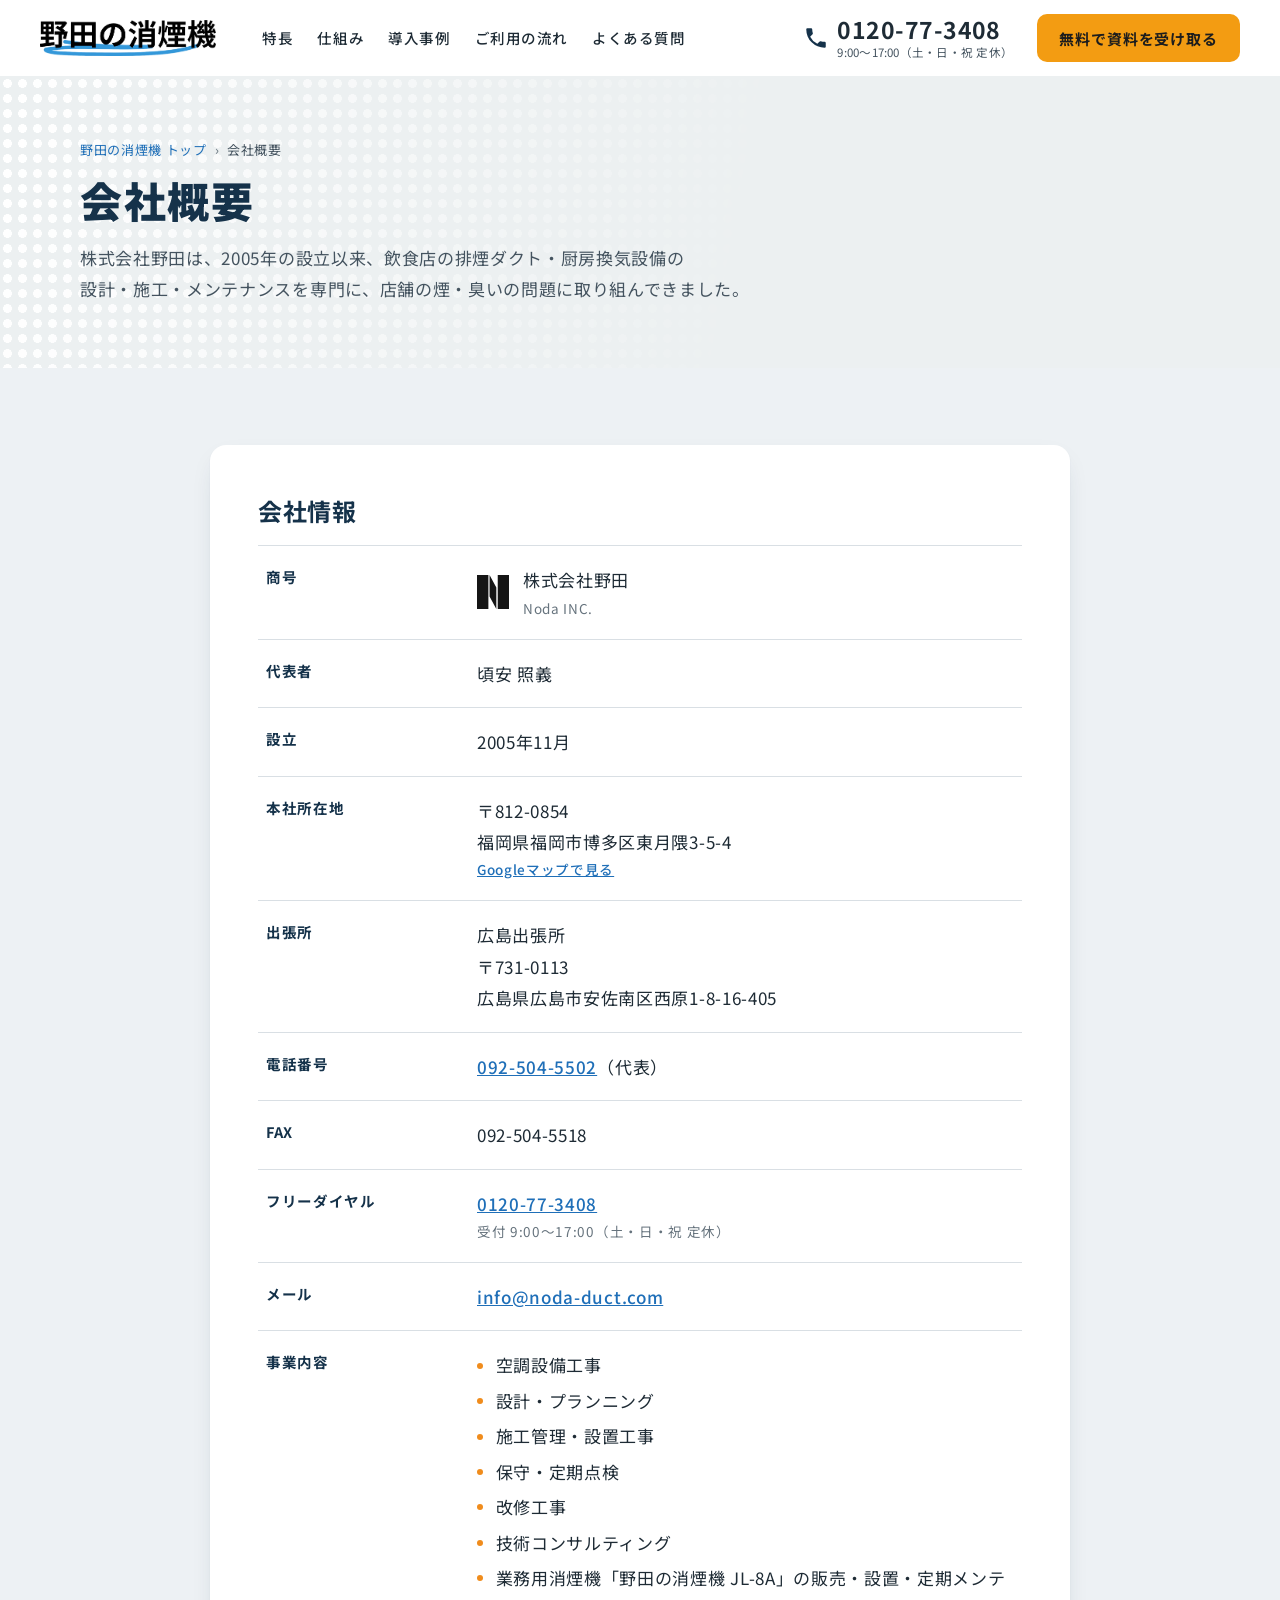
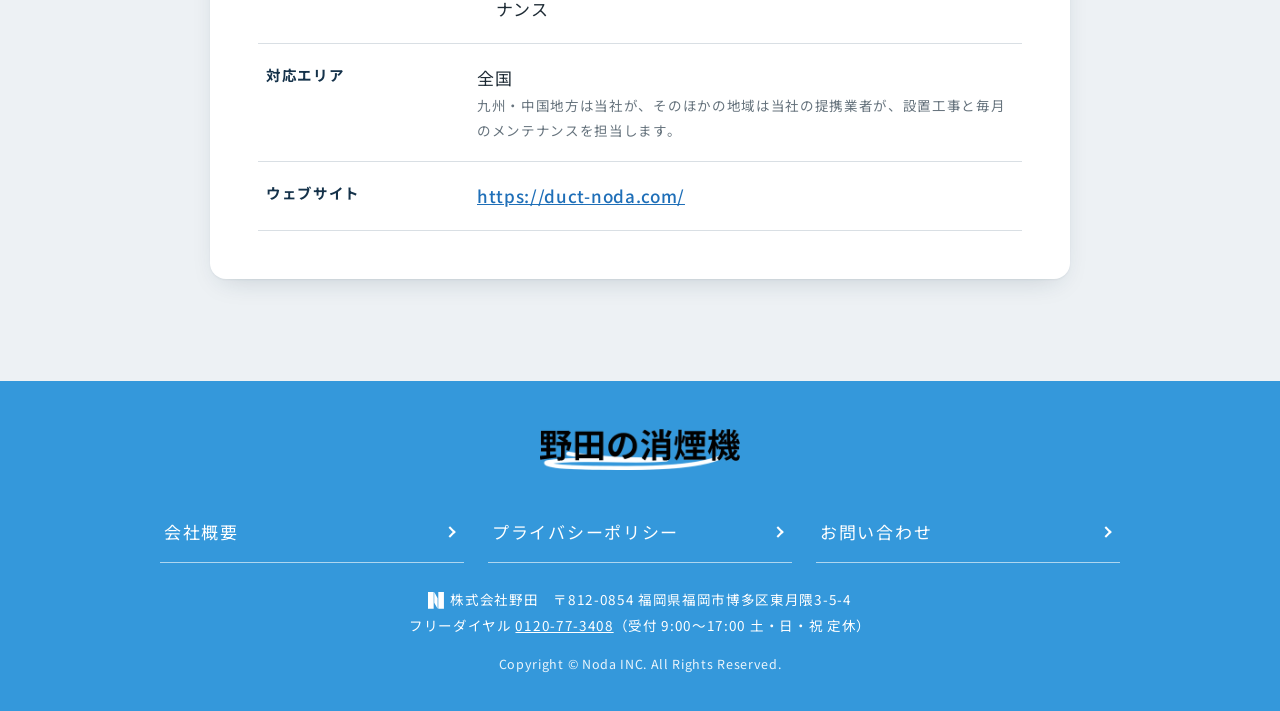
<file: company/index.html>
<!doctype html>
<html lang="ja">
<head>
<meta charset="utf-8">
<meta name="viewport" content="width=device-width, initial-scale=1, viewport-fit=cover">
<title>会社概要｜野田の消煙機</title>
<meta name="description" content="野田の消煙機を提供する株式会社野田の会社概要です。福岡本社と広島出張所を拠点に、飲食店の換気扇・排煙ダクト工事と消煙機の設置・メンテナンスを行っています。">
<link rel="canonical" href="https://shoenki.duct-noda.com/company/">
<meta name="theme-color" content="#15324a">
<meta name="format-detection" content="telephone=no">

<meta property="og:locale" content="ja_JP">
<meta property="og:type" content="website">
<meta property="og:site_name" content="野田の消煙機">
<meta property="og:title" content="会社概要｜野田の消煙機">
<meta property="og:description" content="野田の消煙機を提供する株式会社野田の会社概要です。福岡本社と広島出張所を拠点に、飲食店の換気扇・排煙ダクト工事と消煙機の設置・メンテナンスを行っています。">
<meta property="og:url" content="https://shoenki.duct-noda.com/company/">
<meta property="og:image" content="https://shoenki.duct-noda.com/assets/img/ogp.jpg">
<meta name="twitter:card" content="summary_large_image">

<link rel="icon" href="../assets/img/favicon.svg" type="image/svg+xml">
<link rel="apple-touch-icon" href="../assets/img/apple-touch-icon.png">
<link rel="stylesheet" href="../assets/css/site.css">

<!-- Web fonts load without blocking the first paint -->
<link rel="preconnect" href="https://fonts.googleapis.com">
<link rel="preconnect" href="https://fonts.gstatic.com" crossorigin>
<link rel="stylesheet" href="https://fonts.googleapis.com/css2?family=Noto+Sans+JP:wght@400;500;700;900&family=Barlow+Condensed:wght@600;700&display=swap" media="print" onload="this.media='all'">
<noscript><link rel="stylesheet" href="https://fonts.googleapis.com/css2?family=Noto+Sans+JP:wght@400;500;700;900&family=Barlow+Condensed:wght@600;700&display=swap"></noscript>

<!-- Google Tag Manager -->
<script>(function(w,d,s,l,i){w[l]=w[l]||[];w[l].push({'gtm.start':
new Date().getTime(),event:'gtm.js'});var f=d.getElementsByTagName(s)[0],
j=d.createElement(s),dl=l!='dataLayer'?'&l='+l:'';j.async=true;j.src=
'https://www.googletagmanager.com/gtm.js?id='+i+dl;f.parentNode.insertBefore(j,f);
})(window,document,'script','dataLayer','GTM-W7PSRQTX');</script>
<!-- End Google Tag Manager -->
<!-- Google tag (the one Site Kit added on the WordPress site) -->
<script async src="https://www.googletagmanager.com/gtag/js?id=GT-MJJR4XTD"></script>
<script>window.dataLayer=window.dataLayer||[];function gtag(){dataLayer.push(arguments);}gtag('js',new Date());gtag('config','GT-MJJR4XTD');</script>

<script type="application/ld+json">
{"@context": "https://schema.org", "@type": "BreadcrumbList", "itemListElement": [{"@type": "ListItem", "position": 1, "name": "野田の消煙機", "item": "https://shoenki.duct-noda.com/"}, {"@type": "ListItem", "position": 2, "name": "会社概要", "item": "https://shoenki.duct-noda.com/company/"}]}
</script>
</head>
<body>
<!-- Google Tag Manager (noscript) -->
<noscript><iframe src="https://www.googletagmanager.com/ns.html?id=GTM-W7PSRQTX" height="0" width="0" style="display:none;visibility:hidden"></iframe></noscript>
<!-- End Google Tag Manager (noscript) -->

<a class="skip" href="#main">本文へスキップ</a>

<header class="hd" data-hd>
  <div class="hd__in">
    <a class="hd__logo" href="../"><img src="../assets/img/logo.webp" alt="野田の消煙機 トップページへ" width="906" height="185"></a>
    <nav class="hd__nav" aria-label="メニュー">
      <a href="../#solution">特長</a>
      <a href="../#shikumi">仕組み</a>
      <a href="../#cases">導入事例</a>
      <a href="../#flow">ご利用の流れ</a>
      <a href="../#faq">よくある質問</a>
    </nav>
    <a class="hd__tel" href="tel:0120773408">
      <svg class="ic" viewBox="0 0 24 24" aria-hidden="true"><path d="M6.6 10.8a15.1 15.1 0 0 0 6.6 6.6l2.2-2.2a1 1 0 0 1 1-.25 11.4 11.4 0 0 0 3.6.57 1 1 0 0 1 1 1V20a1 1 0 0 1-1 1A17 17 0 0 1 3 4a1 1 0 0 1 1-1h3.5a1 1 0 0 1 1 1c0 1.25.2 2.45.57 3.57a1 1 0 0 1-.25 1z"/></svg>
      <span><b>0120-77-3408</b><small>9:00〜17:00（土・日・祝 定休）</small></span>
    </a>
    <a class="btn btn--orange hd__cta" href="../#download">無料で資料を受け取る</a>
  </div>
</header>

<main id="main">

<section class="pghd" aria-labelledby="pg-ttl">
  <div class="wrap">
    <ol class="crumbs" aria-label="現在地">
      <li><a href="../">野田の消煙機 トップ</a></li>
      <li aria-current="page">会社概要</li>
    </ol>
    <h1 class="pghd__ttl" id="pg-ttl">会社概要</h1>
    <p class="pghd__lead">株式会社野田は、2005年の設立以来、<span class="nb">飲食店の排煙ダクト・厨房換気設備の</span><span class="nb">設計・施工・メンテナンスを専門に、</span><span class="nb">店舗の煙・臭いの問題に取り組んできました。</span></p>
  </div>
</section>

<section class="page sec--light">
  <div class="wrap wrap--narrow">
    <div class="page__card">
      <h2 class="page__h2">会社情報</h2>
      <dl class="dtable">
        <div><dt>商号</dt><dd class="co-name"><svg class="mark co-name__mark" viewBox="0 0 270 285" aria-hidden="true"><path d="M0 0h96v285H0zM175 0h95v285h-95zM106 0l57 105v180l-57-105z"/></svg><span>株式会社野田<small>Noda INC.</small></span></dd></div>
        <div><dt>代表者</dt><dd>頃安 照義</dd></div>
        <div><dt>設立</dt><dd>2005年11月</dd></div>
        <div><dt>本社所在地</dt><dd>〒812-0854<br>福岡県福岡市博多区東月隈3-5-4<small><a href="https://www.google.com/maps/search/?api=1&query=福岡県福岡市博多区東月隈3-5-4" target="_blank" rel="noopener">Googleマップで見る</a></small></dd></div>
        <div><dt>出張所</dt><dd>広島出張所<br>〒731-0113<br>広島県広島市安佐南区西原1-8-16-405</dd></div>
        <div><dt>電話番号</dt><dd><a href="tel:0925045502">092-504-5502</a>（代表）</dd></div>
        <div><dt>FAX</dt><dd>092-504-5518</dd></div>
        <div><dt>フリーダイヤル</dt><dd><a href="tel:0120773408">0120-77-3408</a><small>受付 9:00〜17:00（土・日・祝 定休）</small></dd></div>
        <div><dt>メール</dt><dd><a href="mailto:info@noda-duct.com">info@noda-duct.com</a></dd></div>
        <div><dt>事業内容</dt><dd><ul>
          <li>空調設備工事</li>
          <li>設計・プランニング</li>
          <li>施工管理・設置工事</li>
          <li>保守・定期点検</li>
          <li>改修工事</li>
          <li>技術コンサルティング</li>
          <li>業務用消煙機「野田の消煙機 JL-8A」の販売・設置・定期メンテナンス</li>
        </ul></dd></div>
        <div><dt>対応エリア</dt><dd>全国<small>九州・中国地方は当社が、そのほかの地域は当社の提携業者が、設置工事と毎月のメンテナンスを担当します。</small></dd></div>
        <div><dt>ウェブサイト</dt><dd><a href="https://duct-noda.com/" target="_blank" rel="noopener">https://duct-noda.com/</a></dd></div>
      </dl>
    </div>
  </div>
</section>

</main>

<footer class="ft">
  <div class="wrap">
    <p class="ft__logo"><a href="../"><img src="../assets/img/logo-footer.webp" alt="野田の消煙機 トップページへ" width="440" height="90" loading="lazy"></a></p>
    <ul class="ft__links">
      <li><a href="../company/">会社概要</a></li>
      <li><a href="../privacypolicy/">プライバシーポリシー</a></li>
      <li><a href="../contact/">お問い合わせ</a></li>
    </ul>
    <address class="ft__addr"><span class="nb ft__co"><svg class="mark" viewBox="0 0 270 285" aria-hidden="true"><path d="M0 0h96v285H0zM175 0h95v285h-95zM106 0l57 105v180l-57-105z"/></svg>株式会社野田</span>　<span class="nb">〒812-0854</span> <span class="nb">福岡県福岡市博多区東月隈3-5-4</span><br><span class="nb">フリーダイヤル <a href="tel:0120773408">0120-77-3408</a></span><span class="nb">（受付 9:00〜17:00 土・日・祝 定休）</span></address>
    <p class="ft__copy">Copyright © Noda INC. All Rights Reserved.</p>
  </div>
</footer>

<nav class="fixbar" aria-label="お問い合わせ" data-fixbar>
  <a class="fixbar__tel" href="tel:0120773408">
    <svg class="ic" viewBox="0 0 24 24" aria-hidden="true"><path d="M6.6 10.8a15.1 15.1 0 0 0 6.6 6.6l2.2-2.2a1 1 0 0 1 1-.25 11.4 11.4 0 0 0 3.6.57 1 1 0 0 1 1 1V20a1 1 0 0 1-1 1A17 17 0 0 1 3 4a1 1 0 0 1 1-1h3.5a1 1 0 0 1 1 1c0 1.25.2 2.45.57 3.57a1 1 0 0 1-.25 1z"/></svg>お電話
  </a>
  <a class="fixbar__line" href="https://line.me/R/ti/p/@254bbzux" target="_blank" rel="noopener">
    <img class="ic ic--line" src="../assets/img/line-icon.webp" width="24" height="24" alt="">LINE
  </a>
  <a class="fixbar__dl" href="../#download">無料で資料請求</a>
</nav>

<script src="../assets/js/site.js" defer></script>
</body>
</html>
</file>
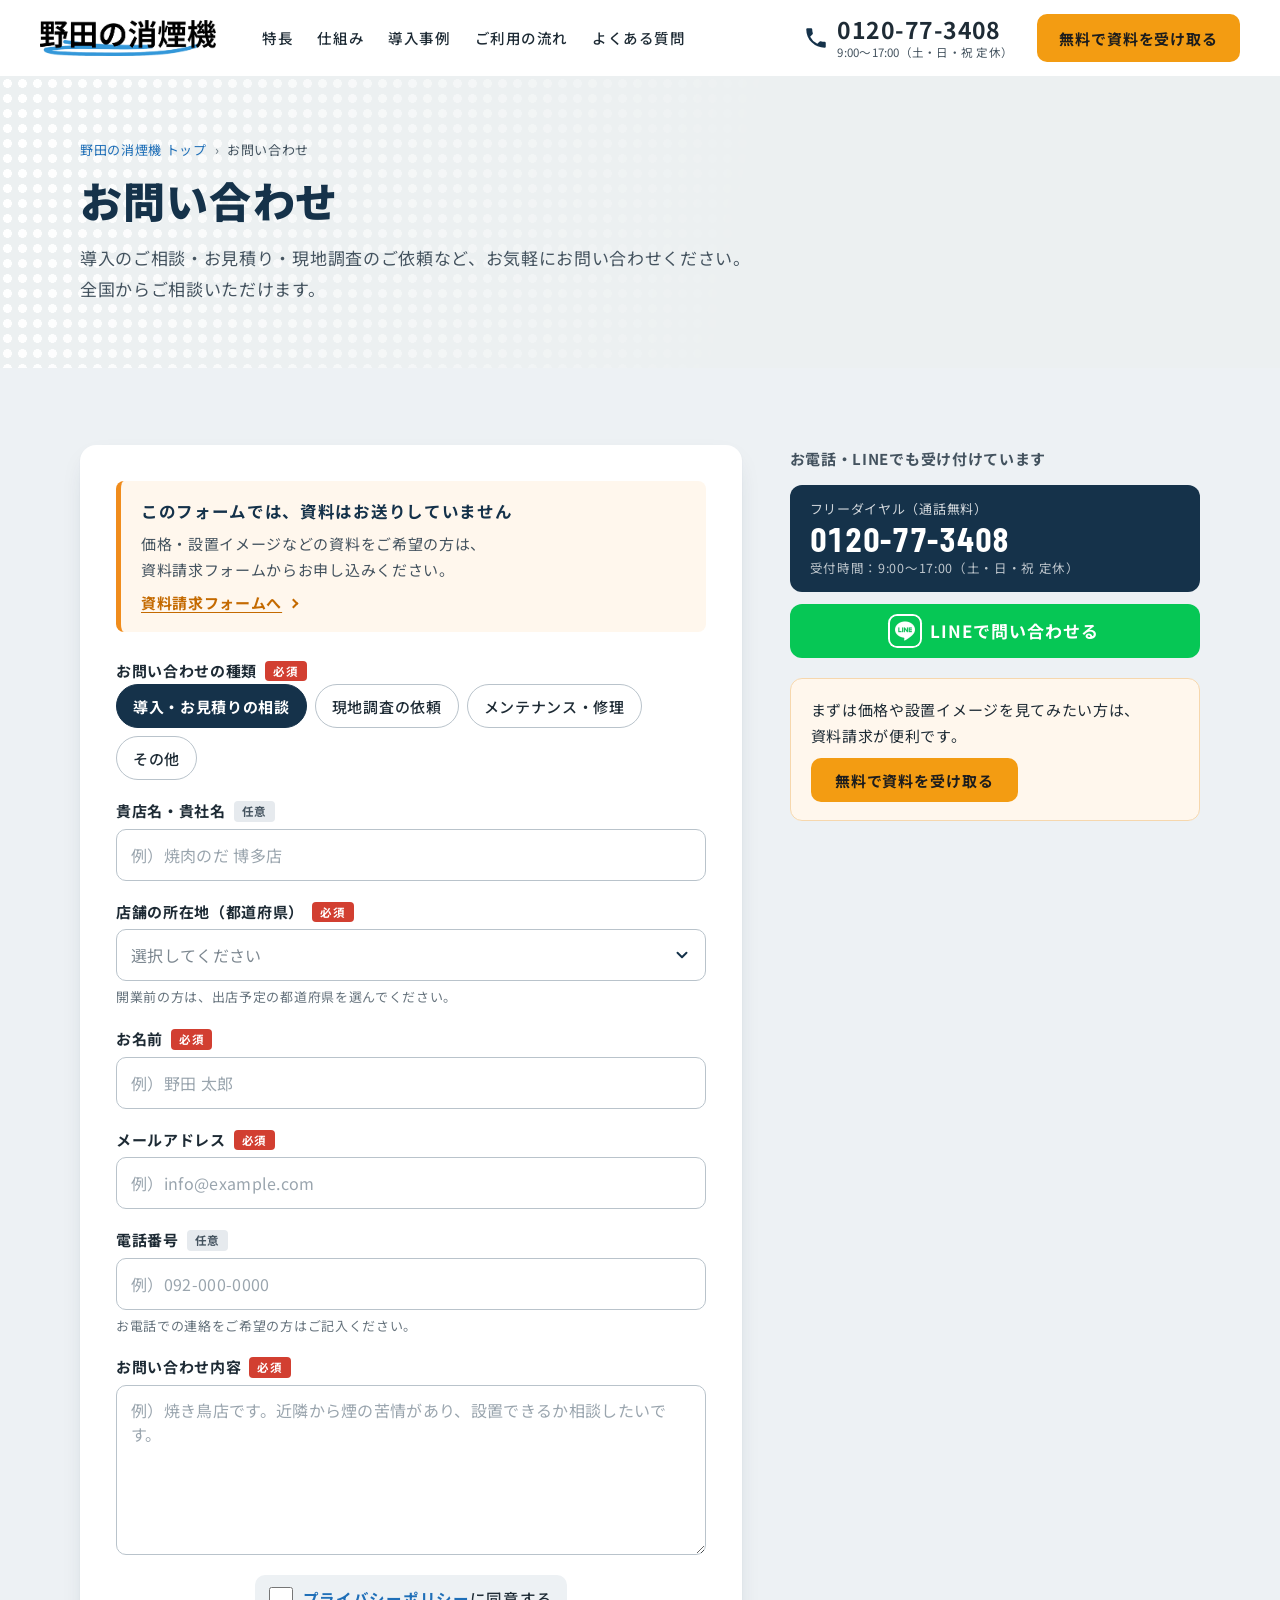
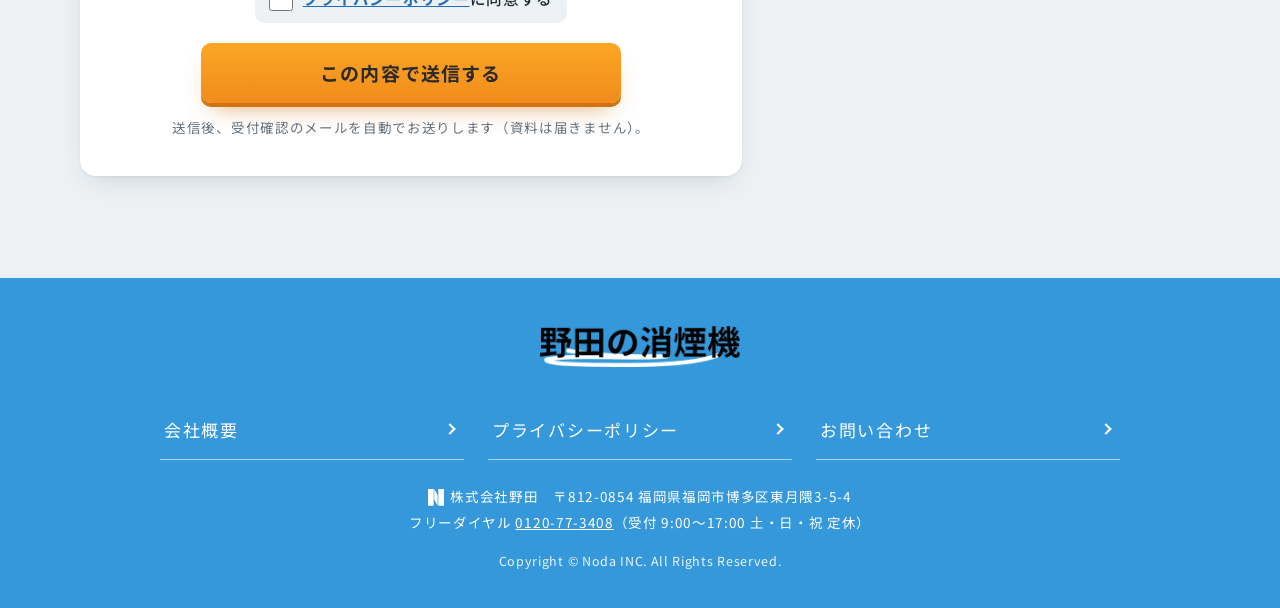
<file: contact/index.html>
<!doctype html>
<html lang="ja">
<head>
<meta charset="utf-8">
<meta name="viewport" content="width=device-width, initial-scale=1, viewport-fit=cover">
<title>お問い合わせ｜野田の消煙機</title>
<meta name="description" content="野田の消煙機の導入のご相談、お見積り、現地調査、メンテナンスについてのお問い合わせはこちら。全国からご相談いただけます。">
<link rel="canonical" href="https://shoenki.duct-noda.com/contact/">
<meta name="theme-color" content="#15324a">
<meta name="format-detection" content="telephone=no">

<meta property="og:locale" content="ja_JP">
<meta property="og:type" content="website">
<meta property="og:site_name" content="野田の消煙機">
<meta property="og:title" content="お問い合わせ｜野田の消煙機">
<meta property="og:description" content="野田の消煙機の導入のご相談、お見積り、現地調査、メンテナンスについてのお問い合わせはこちら。全国からご相談いただけます。">
<meta property="og:url" content="https://shoenki.duct-noda.com/contact/">
<meta property="og:image" content="https://shoenki.duct-noda.com/assets/img/ogp.jpg">
<meta name="twitter:card" content="summary_large_image">

<link rel="icon" href="../assets/img/favicon.svg" type="image/svg+xml">
<link rel="apple-touch-icon" href="../assets/img/apple-touch-icon.png">
<link rel="stylesheet" href="../assets/css/site.css">

<!-- Web fonts load without blocking the first paint -->
<link rel="preconnect" href="https://fonts.googleapis.com">
<link rel="preconnect" href="https://fonts.gstatic.com" crossorigin>
<link rel="stylesheet" href="https://fonts.googleapis.com/css2?family=Noto+Sans+JP:wght@400;500;700;900&family=Barlow+Condensed:wght@600;700&display=swap" media="print" onload="this.media='all'">
<noscript><link rel="stylesheet" href="https://fonts.googleapis.com/css2?family=Noto+Sans+JP:wght@400;500;700;900&family=Barlow+Condensed:wght@600;700&display=swap"></noscript>

<!-- Google Tag Manager -->
<script>(function(w,d,s,l,i){w[l]=w[l]||[];w[l].push({'gtm.start':
new Date().getTime(),event:'gtm.js'});var f=d.getElementsByTagName(s)[0],
j=d.createElement(s),dl=l!='dataLayer'?'&l='+l:'';j.async=true;j.src=
'https://www.googletagmanager.com/gtm.js?id='+i+dl;f.parentNode.insertBefore(j,f);
})(window,document,'script','dataLayer','GTM-W7PSRQTX');</script>
<!-- End Google Tag Manager -->
<!-- Google tag (the one Site Kit added on the WordPress site) -->
<script async src="https://www.googletagmanager.com/gtag/js?id=GT-MJJR4XTD"></script>
<script>window.dataLayer=window.dataLayer||[];function gtag(){dataLayer.push(arguments);}gtag('js',new Date());gtag('config','GT-MJJR4XTD');</script>

<script type="application/ld+json">
{"@context": "https://schema.org", "@type": "BreadcrumbList", "itemListElement": [{"@type": "ListItem", "position": 1, "name": "野田の消煙機", "item": "https://shoenki.duct-noda.com/"}, {"@type": "ListItem", "position": 2, "name": "お問い合わせ", "item": "https://shoenki.duct-noda.com/contact/"}]}
</script>
</head>
<body>
<!-- Google Tag Manager (noscript) -->
<noscript><iframe src="https://www.googletagmanager.com/ns.html?id=GTM-W7PSRQTX" height="0" width="0" style="display:none;visibility:hidden"></iframe></noscript>
<!-- End Google Tag Manager (noscript) -->

<a class="skip" href="#main">本文へスキップ</a>

<header class="hd" data-hd>
  <div class="hd__in">
    <a class="hd__logo" href="../"><img src="../assets/img/logo.webp" alt="野田の消煙機 トップページへ" width="906" height="185"></a>
    <nav class="hd__nav" aria-label="メニュー">
      <a href="../#solution">特長</a>
      <a href="../#shikumi">仕組み</a>
      <a href="../#cases">導入事例</a>
      <a href="../#flow">ご利用の流れ</a>
      <a href="../#faq">よくある質問</a>
    </nav>
    <a class="hd__tel" href="tel:0120773408">
      <svg class="ic" viewBox="0 0 24 24" aria-hidden="true"><path d="M6.6 10.8a15.1 15.1 0 0 0 6.6 6.6l2.2-2.2a1 1 0 0 1 1-.25 11.4 11.4 0 0 0 3.6.57 1 1 0 0 1 1 1V20a1 1 0 0 1-1 1A17 17 0 0 1 3 4a1 1 0 0 1 1-1h3.5a1 1 0 0 1 1 1c0 1.25.2 2.45.57 3.57a1 1 0 0 1-.25 1z"/></svg>
      <span><b>0120-77-3408</b><small>9:00〜17:00（土・日・祝 定休）</small></span>
    </a>
    <a class="btn btn--orange hd__cta" href="../#download">無料で資料を受け取る</a>
  </div>
</header>

<main id="main">

<section class="pghd" aria-labelledby="pg-ttl">
  <div class="wrap">
    <ol class="crumbs" aria-label="現在地">
      <li><a href="../">野田の消煙機 トップ</a></li>
      <li aria-current="page">お問い合わせ</li>
    </ol>
    <h1 class="pghd__ttl" id="pg-ttl">お問い合わせ</h1>
    <p class="pghd__lead">導入のご相談・お見積り・現地調査のご依頼など、<span class="nb">お気軽にお問い合わせください。</span><span class="nb">全国からご相談いただけます。</span></p>
  </div>
</section>

<section class="page sec--light">
  <div class="wrap ct__grid">
    <div class="form-card">
      <div class="ct__notice" role="note">
        <p class="ct__notice-ttl"><span class="nb">このフォームでは、</span><span class="nb">資料はお送りしていません</span></p>
        <p><span class="nb">価格・設置イメージなどの</span><span class="nb">資料をご希望の方は、</span><span class="nb">資料請求フォームから</span><span class="nb">お申し込みください。</span></p>
        <a class="ct__notice-link" href="../#download">資料請求フォームへ<i class="arw" aria-hidden="true"></i></a>
      </div>
      <form class="form" data-form="contact" data-endpoint="../form/send.php" novalidate>
        <fieldset class="field chips">
          <legend>お問い合わせの種類<span class="badge">必須</span></legend>
          <div class="chips__row">
            <label><input type="radio" name="kind" value="導入・お見積りの相談" checked><span>導入・お見積りの相談</span></label>
            <label><input type="radio" name="kind" value="現地調査の依頼"><span>現地調査の依頼</span></label>
            <label><input type="radio" name="kind" value="メンテナンス・修理"><span>メンテナンス・修理</span></label>
            <label><input type="radio" name="kind" value="その他"><span>その他</span></label>
          </div>
        </fieldset>
        <div class="field">
          <label for="f-shop">貴店名・貴社名<span class="badge badge--opt">任意</span></label>
          <input id="f-shop" name="shop" type="text" autocomplete="organization" placeholder="例）焼肉のだ 博多店" enterkeyhint="next">
        </div>
        <div class="field">
          <label for="f-pref">店舗の所在地（都道府県）<span class="badge">必須</span></label>
          <select id="f-pref" name="pref" autocomplete="address-level1" required aria-describedby="h-pref e-pref">
            <option value="">選択してください</option>
            <optgroup label="北海道・東北"><option>北海道</option><option>青森県</option><option>岩手県</option><option>宮城県</option><option>秋田県</option><option>山形県</option><option>福島県</option></optgroup>
            <optgroup label="関東"><option>茨城県</option><option>栃木県</option><option>群馬県</option><option>埼玉県</option><option>千葉県</option><option>東京都</option><option>神奈川県</option></optgroup>
            <optgroup label="中部"><option>新潟県</option><option>富山県</option><option>石川県</option><option>福井県</option><option>山梨県</option><option>長野県</option><option>岐阜県</option><option>静岡県</option><option>愛知県</option></optgroup>
            <optgroup label="近畿"><option>三重県</option><option>滋賀県</option><option>京都府</option><option>大阪府</option><option>兵庫県</option><option>奈良県</option><option>和歌山県</option></optgroup>
            <optgroup label="中国"><option>鳥取県</option><option>島根県</option><option>岡山県</option><option>広島県</option><option>山口県</option></optgroup>
            <optgroup label="四国"><option>徳島県</option><option>香川県</option><option>愛媛県</option><option>高知県</option></optgroup>
            <optgroup label="九州・沖縄"><option>福岡県</option><option>佐賀県</option><option>長崎県</option><option>熊本県</option><option>大分県</option><option>宮崎県</option><option>鹿児島県</option><option>沖縄県</option></optgroup>
          </select>
          <p class="field__hint" id="h-pref">開業前の方は、出店予定の都道府県を選んでください。</p>
          <p class="field__err" id="e-pref" aria-live="polite"></p>
        </div>
        <div class="field">
          <label for="f-name">お名前<span class="badge">必須</span></label>
          <input id="f-name" name="name" type="text" autocomplete="name" required placeholder="例）野田 太郎" enterkeyhint="next" data-label="お名前" aria-describedby="e-name">
          <p class="field__err" id="e-name" aria-live="polite"></p>
        </div>
        <div class="field">
          <label for="f-mail">メールアドレス<span class="badge">必須</span></label>
          <input id="f-mail" name="email" type="email" inputmode="email" autocomplete="email" autocapitalize="off" spellcheck="false" required placeholder="例）info@example.com" enterkeyhint="next" aria-describedby="e-mail">
          <p class="field__err" id="e-mail" aria-live="polite"></p>
        </div>
        <div class="field">
          <label for="f-tel">電話番号<span class="badge badge--opt">任意</span></label>
          <input id="f-tel" name="tel" type="tel" inputmode="tel" autocomplete="tel" placeholder="例）092-000-0000" enterkeyhint="next" aria-describedby="h-tel e-tel">
          <p class="field__hint" id="h-tel">お電話での連絡をご希望の方はご記入ください。</p>
          <p class="field__err" id="e-tel" aria-live="polite"></p>
        </div>
        <div class="field">
          <label for="f-message">お問い合わせ内容<span class="badge">必須</span></label>
          <textarea id="f-message" name="message" rows="6" required placeholder="例）焼き鳥店です。近隣から煙の苦情があり、設置できるか相談したいです。" aria-describedby="e-message"></textarea>
          <p class="field__err" id="e-message" aria-live="polite"></p>
        </div>
        <div class="hp" aria-hidden="true"><label>空欄のままにしてください<input type="text" name="website" tabindex="-1" autocomplete="off"></label></div>
        <div class="field field--agree">
          <label class="agree"><input type="checkbox" name="agree" value="同意する" required aria-describedby="e-agree"><span><a class="nb" href="../privacypolicy/" target="_blank" rel="noopener">プライバシーポリシー</a><span class="nb">に同意する</span></span></label>
          <p class="field__err" id="e-agree" aria-live="polite"></p>
        </div>
        <button class="btn btn--cta btn--submit" type="submit" data-submit>
          <span data-submit-label>この内容で送信する</span>
        </button>
        <p class="form__note">送信後、受付確認のメールを自動でお送りします（資料は届きません）。</p>
        <p class="form__msg" data-form-msg role="status" aria-live="polite"></p>
      </form>
      <div class="form-done" data-form-done hidden tabindex="-1">
        <p class="form-done__ttl">お問い合わせありがとうございます</p>
        <p>内容を確認のうえ、担当者よりご連絡いたします。受付確認のメールもお送りしました。</p>
        <p>資料をご希望の場合は、<a href="../#download">資料請求フォーム</a>からお申し込みください。</p>
        <p>お急ぎの場合は、お電話（<a href="tel:0120773408">0120-77-3408</a>）でもご相談いただけます。</p>
      </div>
    </div>

    <aside class="ct__side" aria-label="フォーム以外のお問い合わせ方法">
      <p class="ct__side-ttl">お電話・LINEでも受け付けています</p>
      <a class="telbox" href="tel:0120773408"><small>フリーダイヤル（通話無料）</small><b class="num">0120-77-3408</b><span>受付時間：9:00〜17:00（土・日・祝 定休）</span></a>
      <a class="linebtn" href="https://line.me/R/ti/p/@254bbzux" target="_blank" rel="noopener"><img class="ic ic--line" src="../assets/img/line-icon.webp" width="24" height="24" alt="">LINEで問い合わせる</a>
      <div class="dlcard">
        <p>まずは価格や設置イメージを見てみたい方は、<span class="nb">資料請求が便利です。</span></p>
        <a class="btn btn--orange" href="../#download">無料で資料を受け取る</a>
      </div>
    </aside>
  </div>
</section>

</main>

<footer class="ft">
  <div class="wrap">
    <p class="ft__logo"><a href="../"><img src="../assets/img/logo-footer.webp" alt="野田の消煙機 トップページへ" width="440" height="90" loading="lazy"></a></p>
    <ul class="ft__links">
      <li><a href="../company/">会社概要</a></li>
      <li><a href="../privacypolicy/">プライバシーポリシー</a></li>
      <li><a href="../contact/">お問い合わせ</a></li>
    </ul>
    <address class="ft__addr"><span class="nb ft__co"><svg class="mark" viewBox="0 0 270 285" aria-hidden="true"><path d="M0 0h96v285H0zM175 0h95v285h-95zM106 0l57 105v180l-57-105z"/></svg>株式会社野田</span>　<span class="nb">〒812-0854</span> <span class="nb">福岡県福岡市博多区東月隈3-5-4</span><br><span class="nb">フリーダイヤル <a href="tel:0120773408">0120-77-3408</a></span><span class="nb">（受付 9:00〜17:00 土・日・祝 定休）</span></address>
    <p class="ft__copy">Copyright © Noda INC. All Rights Reserved.</p>
  </div>
</footer>

<nav class="fixbar" aria-label="お問い合わせ" data-fixbar>
  <a class="fixbar__tel" href="tel:0120773408">
    <svg class="ic" viewBox="0 0 24 24" aria-hidden="true"><path d="M6.6 10.8a15.1 15.1 0 0 0 6.6 6.6l2.2-2.2a1 1 0 0 1 1-.25 11.4 11.4 0 0 0 3.6.57 1 1 0 0 1 1 1V20a1 1 0 0 1-1 1A17 17 0 0 1 3 4a1 1 0 0 1 1-1h3.5a1 1 0 0 1 1 1c0 1.25.2 2.45.57 3.57a1 1 0 0 1-.25 1z"/></svg>お電話
  </a>
  <a class="fixbar__line" href="https://line.me/R/ti/p/@254bbzux" target="_blank" rel="noopener">
    <img class="ic ic--line" src="../assets/img/line-icon.webp" width="24" height="24" alt="">LINE
  </a>
  <a class="fixbar__dl" href="../#download">無料で資料請求</a>
</nav>

<script src="../assets/js/site.js" defer></script>
</body>
</html>
</file>
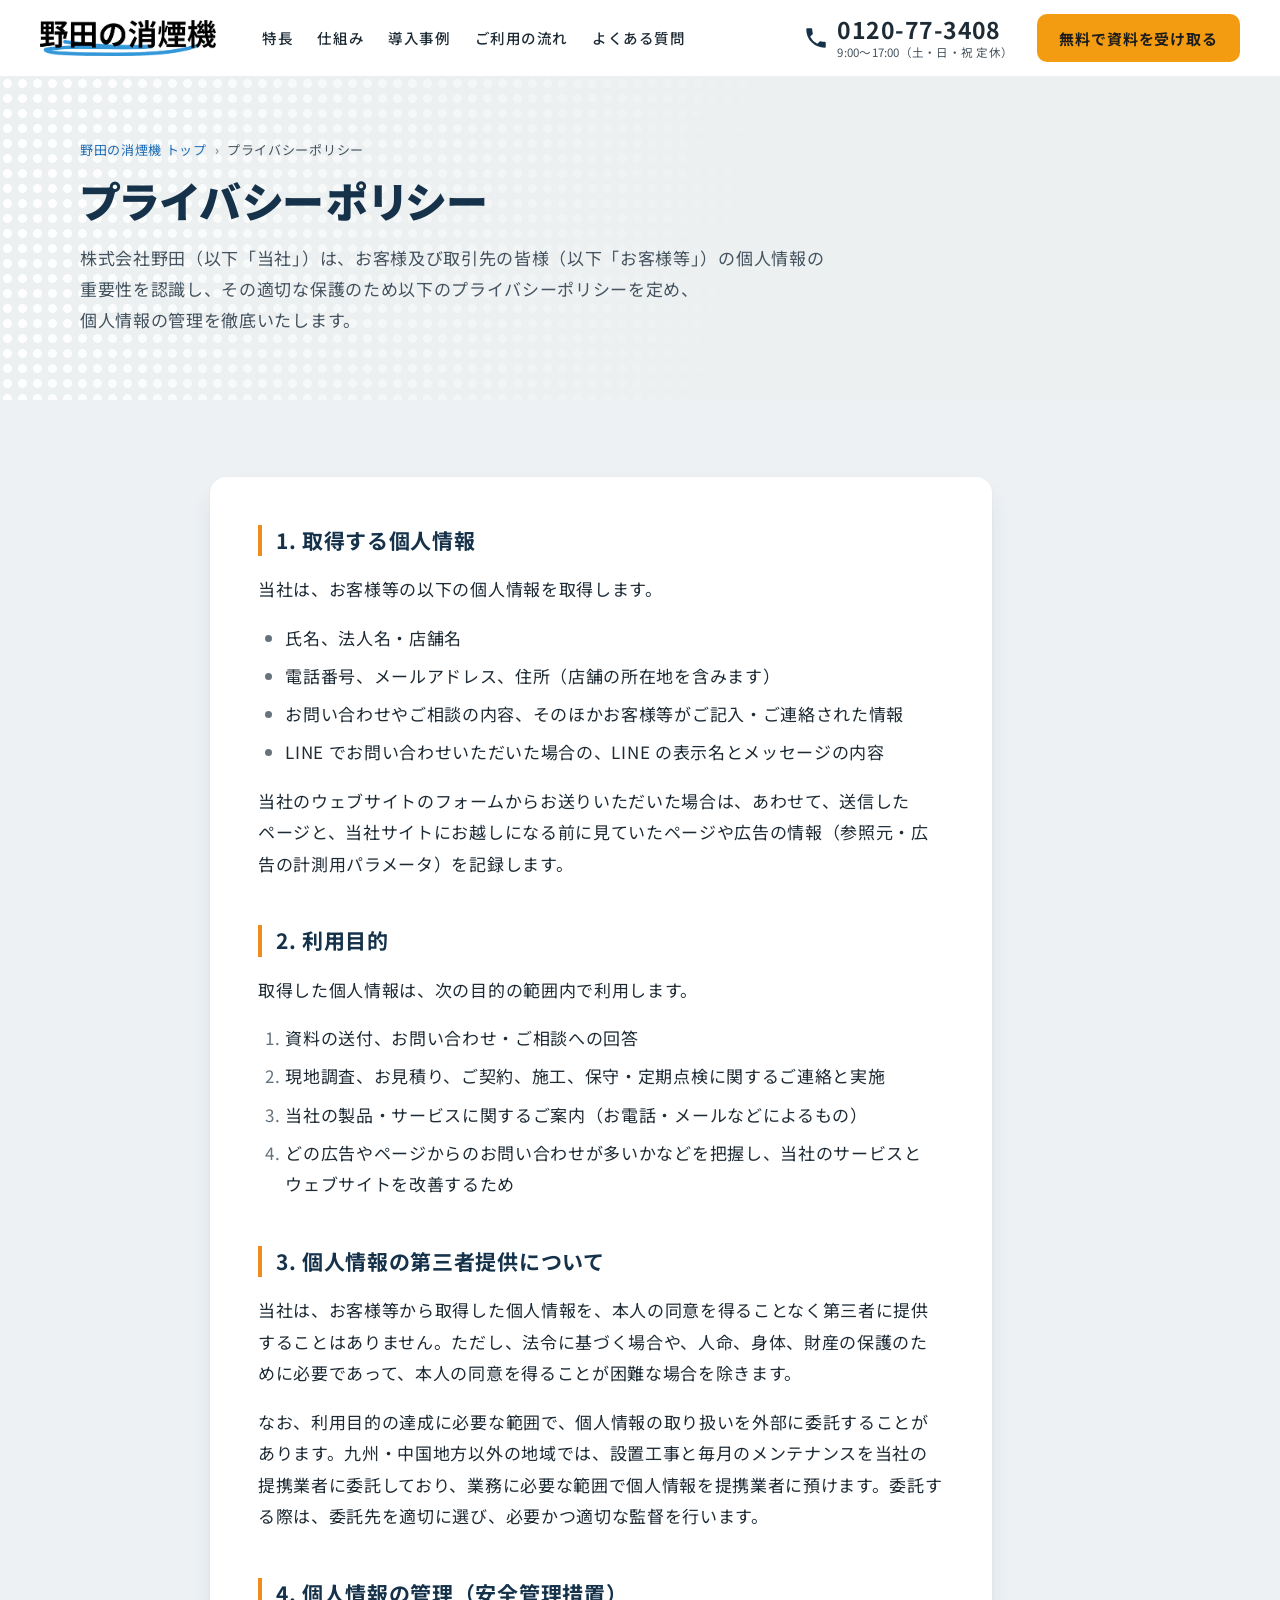
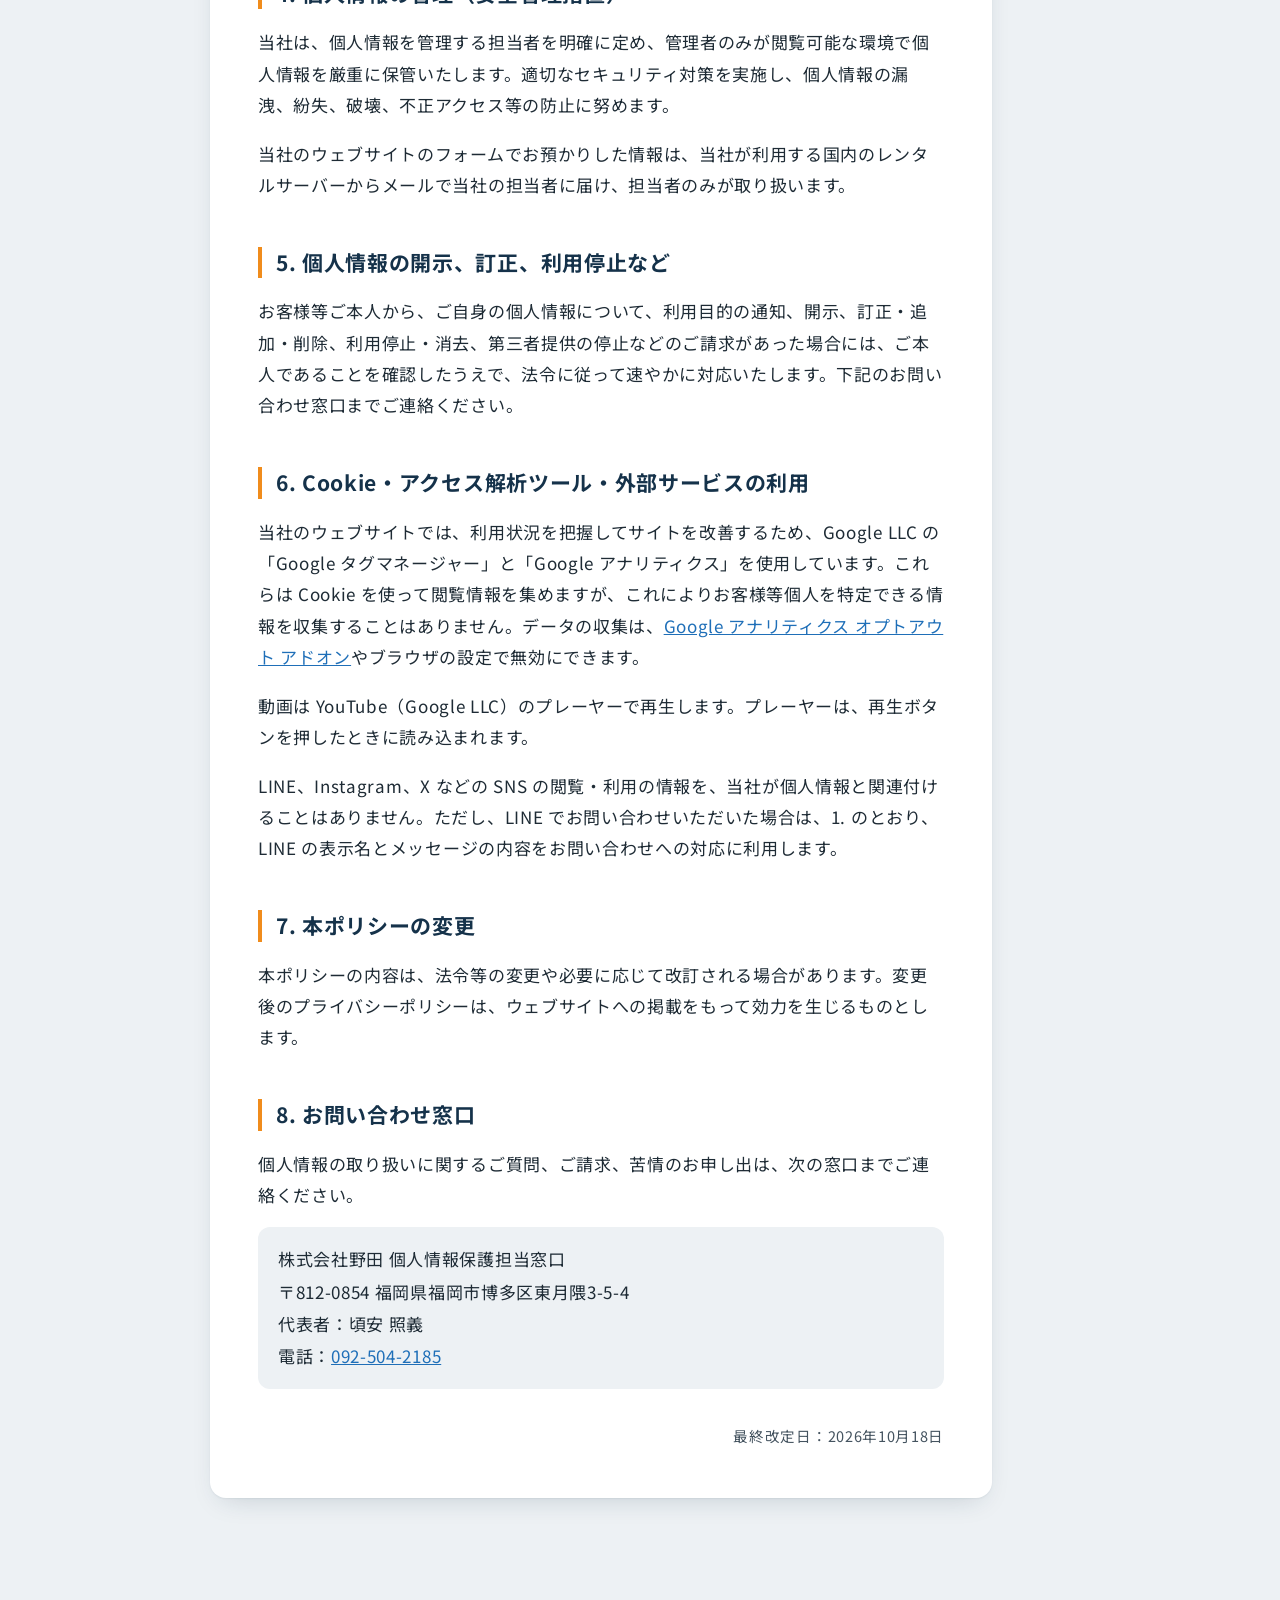
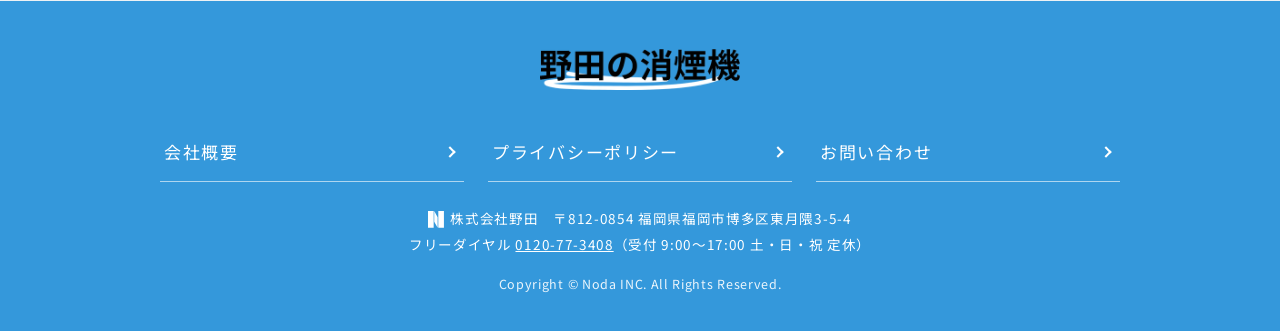
<file: privacypolicy/index.html>
<!doctype html>
<html lang="ja">
<head>
<meta charset="utf-8">
<meta name="viewport" content="width=device-width, initial-scale=1, viewport-fit=cover">
<title>プライバシーポリシー｜野田の消煙機</title>
<meta name="description" content="株式会社野田（野田の消煙機）における個人情報の取り扱いについて定めたプライバシーポリシーです。">
<link rel="canonical" href="https://shoenki.duct-noda.com/privacypolicy/">
<meta name="theme-color" content="#15324a">
<meta name="format-detection" content="telephone=no">

<meta property="og:locale" content="ja_JP">
<meta property="og:type" content="website">
<meta property="og:site_name" content="野田の消煙機">
<meta property="og:title" content="プライバシーポリシー｜野田の消煙機">
<meta property="og:description" content="株式会社野田（野田の消煙機）における個人情報の取り扱いについて定めたプライバシーポリシーです。">
<meta property="og:url" content="https://shoenki.duct-noda.com/privacypolicy/">
<meta property="og:image" content="https://shoenki.duct-noda.com/assets/img/ogp.jpg">
<meta name="twitter:card" content="summary_large_image">

<link rel="icon" href="../assets/img/favicon.svg" type="image/svg+xml">
<link rel="apple-touch-icon" href="../assets/img/apple-touch-icon.png">
<link rel="stylesheet" href="../assets/css/site.css">

<!-- Web fonts load without blocking the first paint -->
<link rel="preconnect" href="https://fonts.googleapis.com">
<link rel="preconnect" href="https://fonts.gstatic.com" crossorigin>
<link rel="stylesheet" href="https://fonts.googleapis.com/css2?family=Noto+Sans+JP:wght@400;500;700;900&family=Barlow+Condensed:wght@600;700&display=swap" media="print" onload="this.media='all'">
<noscript><link rel="stylesheet" href="https://fonts.googleapis.com/css2?family=Noto+Sans+JP:wght@400;500;700;900&family=Barlow+Condensed:wght@600;700&display=swap"></noscript>

<!-- Google Tag Manager -->
<script>(function(w,d,s,l,i){w[l]=w[l]||[];w[l].push({'gtm.start':
new Date().getTime(),event:'gtm.js'});var f=d.getElementsByTagName(s)[0],
j=d.createElement(s),dl=l!='dataLayer'?'&l='+l:'';j.async=true;j.src=
'https://www.googletagmanager.com/gtm.js?id='+i+dl;f.parentNode.insertBefore(j,f);
})(window,document,'script','dataLayer','GTM-W7PSRQTX');</script>
<!-- End Google Tag Manager -->
<!-- Google tag (the one Site Kit added on the WordPress site) -->
<script async src="https://www.googletagmanager.com/gtag/js?id=GT-MJJR4XTD"></script>
<script>window.dataLayer=window.dataLayer||[];function gtag(){dataLayer.push(arguments);}gtag('js',new Date());gtag('config','GT-MJJR4XTD');</script>

<script type="application/ld+json">
{"@context": "https://schema.org", "@type": "BreadcrumbList", "itemListElement": [{"@type": "ListItem", "position": 1, "name": "野田の消煙機", "item": "https://shoenki.duct-noda.com/"}, {"@type": "ListItem", "position": 2, "name": "プライバシーポリシー", "item": "https://shoenki.duct-noda.com/privacypolicy/"}]}
</script>
</head>
<body>
<!-- Google Tag Manager (noscript) -->
<noscript><iframe src="https://www.googletagmanager.com/ns.html?id=GTM-W7PSRQTX" height="0" width="0" style="display:none;visibility:hidden"></iframe></noscript>
<!-- End Google Tag Manager (noscript) -->

<a class="skip" href="#main">本文へスキップ</a>

<header class="hd" data-hd>
  <div class="hd__in">
    <a class="hd__logo" href="../"><img src="../assets/img/logo.webp" alt="野田の消煙機 トップページへ" width="906" height="185"></a>
    <nav class="hd__nav" aria-label="メニュー">
      <a href="../#solution">特長</a>
      <a href="../#shikumi">仕組み</a>
      <a href="../#cases">導入事例</a>
      <a href="../#flow">ご利用の流れ</a>
      <a href="../#faq">よくある質問</a>
    </nav>
    <a class="hd__tel" href="tel:0120773408">
      <svg class="ic" viewBox="0 0 24 24" aria-hidden="true"><path d="M6.6 10.8a15.1 15.1 0 0 0 6.6 6.6l2.2-2.2a1 1 0 0 1 1-.25 11.4 11.4 0 0 0 3.6.57 1 1 0 0 1 1 1V20a1 1 0 0 1-1 1A17 17 0 0 1 3 4a1 1 0 0 1 1-1h3.5a1 1 0 0 1 1 1c0 1.25.2 2.45.57 3.57a1 1 0 0 1-.25 1z"/></svg>
      <span><b>0120-77-3408</b><small>9:00〜17:00（土・日・祝 定休）</small></span>
    </a>
    <a class="btn btn--orange hd__cta" href="../#download">無料で資料を受け取る</a>
  </div>
</header>

<main id="main">

<section class="pghd" aria-labelledby="pg-ttl">
  <div class="wrap">
    <ol class="crumbs" aria-label="現在地">
      <li><a href="../">野田の消煙機 トップ</a></li>
      <li aria-current="page">プライバシーポリシー</li>
    </ol>
    <h1 class="pghd__ttl" id="pg-ttl">プライバシーポリシー</h1>
    <p class="pghd__lead">株式会社野田（以下「当社」）は、お客様及び取引先の皆様（以下「お客様等」）の個人情報の重要性を認識し、その適切な保護のため以下のプライバシーポリシーを定め、<span class="nb">個人情報の管理を徹底いたします。</span></p>
  </div>
</section>

<section class="page sec--light">
  <div class="wrap wrap--narrow">
    <div class="page__card prose">
      <h2>1. 取得する個人情報</h2>
      <p>当社は、お客様等の以下の個人情報を取得します。</p>
      <ul>
        <li>氏名、法人名・店舗名</li>
        <li>電話番号、メールアドレス、住所（店舗の所在地を含みます）</li>
        <li>お問い合わせやご相談の内容、そのほかお客様等がご記入・ご連絡された情報</li>
        <li>LINE でお問い合わせいただいた場合の、LINE の表示名とメッセージの内容</li>
      </ul>
      <p>当社のウェブサイトのフォームからお送りいただいた場合は、あわせて、送信したページと、当社サイトにお越しになる前に見ていたページや広告の情報（参照元・広告の計測用パラメータ）を記録します。</p>

      <h2>2. 利用目的</h2>
      <p>取得した個人情報は、次の目的の範囲内で利用します。</p>
      <ol>
        <li>資料の送付、お問い合わせ・ご相談への回答</li>
        <li>現地調査、お見積り、ご契約、施工、保守・定期点検に関するご連絡と実施</li>
        <li>当社の製品・サービスに関するご案内（お電話・メールなどによるもの）</li>
        <li>どの広告やページからのお問い合わせが多いかなどを把握し、当社のサービスとウェブサイトを改善するため</li>
      </ol>

      <h2>3. 個人情報の第三者提供について</h2>
      <p>当社は、お客様等から取得した個人情報を、本人の同意を得ることなく第三者に提供することはありません。ただし、法令に基づく場合や、人命、身体、財産の保護のために必要であって、本人の同意を得ることが困難な場合を除きます。</p>
      <p>なお、利用目的の達成に必要な範囲で、個人情報の取り扱いを外部に委託することがあります。九州・中国地方以外の地域では、設置工事と毎月のメンテナンスを当社の提携業者に委託しており、業務に必要な範囲で個人情報を提携業者に預けます。委託する際は、委託先を適切に選び、必要かつ適切な監督を行います。</p>

      <h2>4. 個人情報の管理（安全管理措置）</h2>
      <p>当社は、個人情報を管理する担当者を明確に定め、管理者のみが閲覧可能な環境で個人情報を厳重に保管いたします。適切なセキュリティ対策を実施し、個人情報の漏洩、紛失、破壊、不正アクセス等の防止に努めます。</p>
      <p>当社のウェブサイトのフォームでお預かりした情報は、当社が利用する国内のレンタルサーバーからメールで当社の担当者に届け、担当者のみが取り扱います。</p>

      <h2>5. 個人情報の開示、訂正、利用停止など</h2>
      <p>お客様等ご本人から、ご自身の個人情報について、利用目的の通知、開示、訂正・追加・削除、利用停止・消去、第三者提供の停止などのご請求があった場合には、ご本人であることを確認したうえで、法令に従って速やかに対応いたします。下記のお問い合わせ窓口までご連絡ください。</p>

      <h2>6. Cookie・アクセス解析ツール・外部サービスの利用</h2>
      <p>当社のウェブサイトでは、利用状況を把握してサイトを改善するため、Google LLC の「Google タグマネージャー」と「Google アナリティクス」を使用しています。これらは Cookie を使って閲覧情報を集めますが、これによりお客様等個人を特定できる情報を収集することはありません。データの収集は、<a href="https://tools.google.com/dlpage/gaoptout?hl=ja" target="_blank" rel="noopener">Google アナリティクス オプトアウト アドオン</a>やブラウザの設定で無効にできます。</p>
      <p>動画は YouTube（Google LLC）のプレーヤーで再生します。プレーヤーは、再生ボタンを押したときに読み込まれます。</p>
      <p>LINE、Instagram、X などの SNS の閲覧・利用の情報を、当社が個人情報と関連付けることはありません。ただし、LINE でお問い合わせいただいた場合は、1. のとおり、LINE の表示名とメッセージの内容をお問い合わせへの対応に利用します。</p>

      <h2>7. 本ポリシーの変更</h2>
      <p>本ポリシーの内容は、法令等の変更や必要に応じて改訂される場合があります。変更後のプライバシーポリシーは、ウェブサイトへの掲載をもって効力を生じるものとします。</p>

      <h2>8. お問い合わせ窓口</h2>
      <p>個人情報の取り扱いに関するご質問、ご請求、苦情のお申し出は、次の窓口までご連絡ください。</p>
      <address>株式会社野田 個人情報保護担当窓口<br>〒812-0854 福岡県福岡市博多区東月隈3-5-4<br>代表者：頃安 照義<br>電話：<a href="tel:0925042185">092-504-2185</a></address>

      <p class="prose__date">最終改定日：2026年10月18日</p>
    </div>
  </div>
</section>

</main>

<footer class="ft">
  <div class="wrap">
    <p class="ft__logo"><a href="../"><img src="../assets/img/logo-footer.webp" alt="野田の消煙機 トップページへ" width="440" height="90" loading="lazy"></a></p>
    <ul class="ft__links">
      <li><a href="../company/">会社概要</a></li>
      <li><a href="../privacypolicy/">プライバシーポリシー</a></li>
      <li><a href="../contact/">お問い合わせ</a></li>
    </ul>
    <address class="ft__addr"><span class="nb ft__co"><svg class="mark" viewBox="0 0 270 285" aria-hidden="true"><path d="M0 0h96v285H0zM175 0h95v285h-95zM106 0l57 105v180l-57-105z"/></svg>株式会社野田</span>　<span class="nb">〒812-0854</span> <span class="nb">福岡県福岡市博多区東月隈3-5-4</span><br><span class="nb">フリーダイヤル <a href="tel:0120773408">0120-77-3408</a></span><span class="nb">（受付 9:00〜17:00 土・日・祝 定休）</span></address>
    <p class="ft__copy">Copyright © Noda INC. All Rights Reserved.</p>
  </div>
</footer>

<nav class="fixbar" aria-label="お問い合わせ" data-fixbar>
  <a class="fixbar__tel" href="tel:0120773408">
    <svg class="ic" viewBox="0 0 24 24" aria-hidden="true"><path d="M6.6 10.8a15.1 15.1 0 0 0 6.6 6.6l2.2-2.2a1 1 0 0 1 1-.25 11.4 11.4 0 0 0 3.6.57 1 1 0 0 1 1 1V20a1 1 0 0 1-1 1A17 17 0 0 1 3 4a1 1 0 0 1 1-1h3.5a1 1 0 0 1 1 1c0 1.25.2 2.45.57 3.57a1 1 0 0 1-.25 1z"/></svg>お電話
  </a>
  <a class="fixbar__line" href="https://line.me/R/ti/p/@254bbzux" target="_blank" rel="noopener">
    <img class="ic ic--line" src="../assets/img/line-icon.webp" width="24" height="24" alt="">LINE
  </a>
  <a class="fixbar__dl" href="../#download">無料で資料請求</a>
</nav>

<script src="../assets/js/site.js" defer></script>
</body>
</html>
</file>
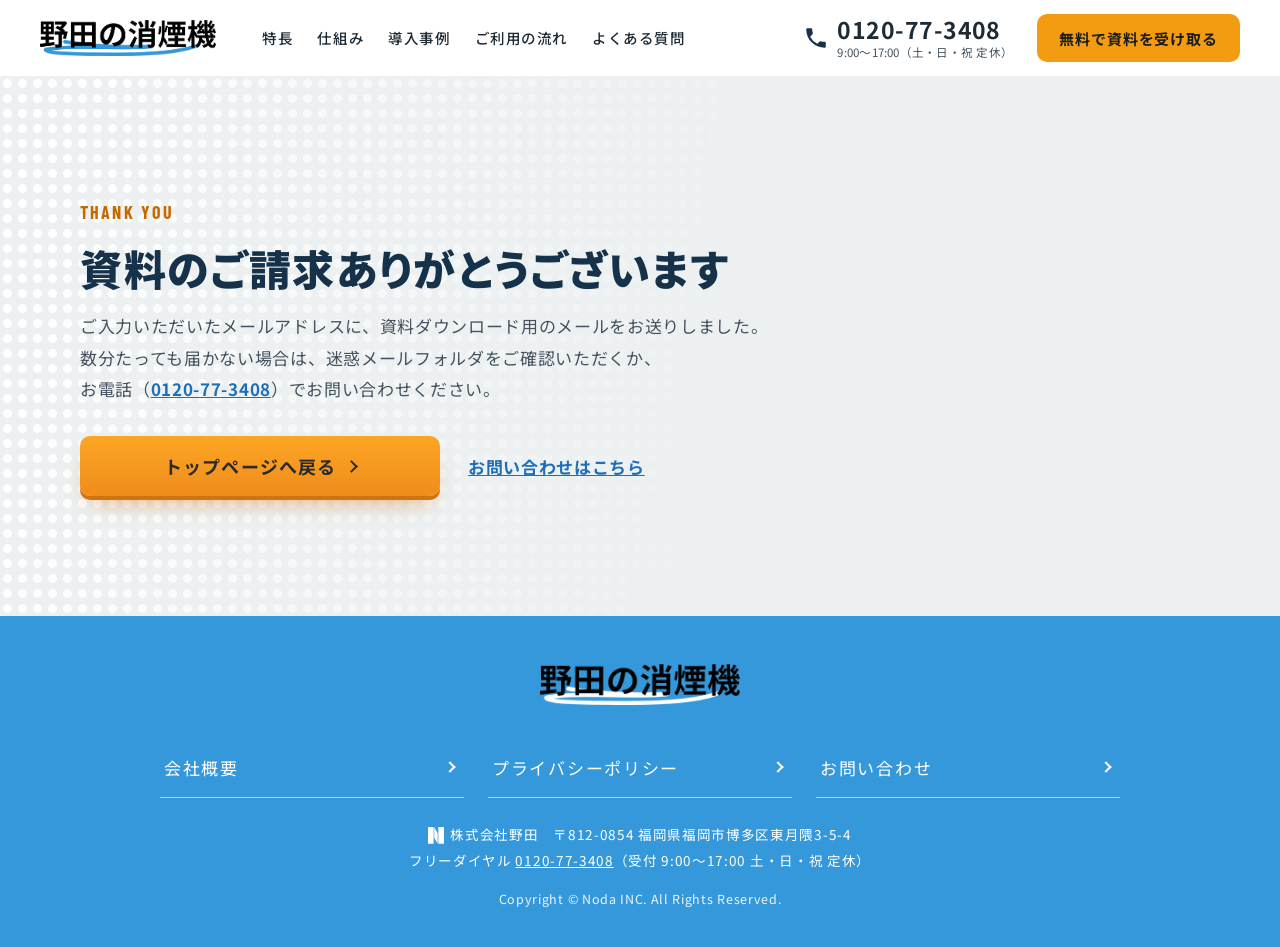
<file: transmission/index.html>
<!doctype html>
<html lang="ja">
<head>
<meta charset="utf-8">
<meta name="viewport" content="width=device-width, initial-scale=1, viewport-fit=cover">
<title>資料のご請求ありがとうございます｜野田の消煙機</title>
<meta name="robots" content="noindex">
<meta name="theme-color" content="#15324a">
<meta name="format-detection" content="telephone=no">

<link rel="icon" href="../assets/img/favicon.svg" type="image/svg+xml">
<link rel="apple-touch-icon" href="../assets/img/apple-touch-icon.png">
<link rel="stylesheet" href="../assets/css/site.css">

<!-- Web fonts load without blocking the first paint -->
<link rel="preconnect" href="https://fonts.googleapis.com">
<link rel="preconnect" href="https://fonts.gstatic.com" crossorigin>
<link rel="stylesheet" href="https://fonts.googleapis.com/css2?family=Noto+Sans+JP:wght@400;500;700;900&family=Barlow+Condensed:wght@600;700&display=swap" media="print" onload="this.media='all'">
<noscript><link rel="stylesheet" href="https://fonts.googleapis.com/css2?family=Noto+Sans+JP:wght@400;500;700;900&family=Barlow+Condensed:wght@600;700&display=swap"></noscript>

<!-- Google Tag Manager -->
<script>(function(w,d,s,l,i){w[l]=w[l]||[];w[l].push({'gtm.start':
new Date().getTime(),event:'gtm.js'});var f=d.getElementsByTagName(s)[0],
j=d.createElement(s),dl=l!='dataLayer'?'&l='+l:'';j.async=true;j.src=
'https://www.googletagmanager.com/gtm.js?id='+i+dl;f.parentNode.insertBefore(j,f);
})(window,document,'script','dataLayer','GTM-W7PSRQTX');</script>
<!-- End Google Tag Manager -->
<!-- Google tag (the one Site Kit added on the WordPress site) -->
<script async src="https://www.googletagmanager.com/gtag/js?id=GT-MJJR4XTD"></script>
<script>window.dataLayer=window.dataLayer||[];function gtag(){dataLayer.push(arguments);}gtag('js',new Date());gtag('config','GT-MJJR4XTD');</script>

</head>
<body>
<!-- Google Tag Manager (noscript) -->
<noscript><iframe src="https://www.googletagmanager.com/ns.html?id=GTM-W7PSRQTX" height="0" width="0" style="display:none;visibility:hidden"></iframe></noscript>
<!-- End Google Tag Manager (noscript) -->

<a class="skip" href="#main">本文へスキップ</a>

<header class="hd" data-hd>
  <div class="hd__in">
    <a class="hd__logo" href="../"><img src="../assets/img/logo.webp" alt="野田の消煙機 トップページへ" width="906" height="185"></a>
    <nav class="hd__nav" aria-label="メニュー">
      <a href="../#solution">特長</a>
      <a href="../#shikumi">仕組み</a>
      <a href="../#cases">導入事例</a>
      <a href="../#flow">ご利用の流れ</a>
      <a href="../#faq">よくある質問</a>
    </nav>
    <a class="hd__tel" href="tel:0120773408">
      <svg class="ic" viewBox="0 0 24 24" aria-hidden="true"><path d="M6.6 10.8a15.1 15.1 0 0 0 6.6 6.6l2.2-2.2a1 1 0 0 1 1-.25 11.4 11.4 0 0 0 3.6.57 1 1 0 0 1 1 1V20a1 1 0 0 1-1 1A17 17 0 0 1 3 4a1 1 0 0 1 1-1h3.5a1 1 0 0 1 1 1c0 1.25.2 2.45.57 3.57a1 1 0 0 1-.25 1z"/></svg>
      <span><b>0120-77-3408</b><small>9:00〜17:00（土・日・祝 定休）</small></span>
    </a>
    <a class="btn btn--orange hd__cta" href="../#download">無料で資料を受け取る</a>
  </div>
</header>

<main id="main">

<section class="pghd notice" aria-labelledby="pg-ttl" data-thanks-page>
  <div class="wrap">
    <p class="notice__code">THANK YOU</p>
    <h1 class="pghd__ttl" id="pg-ttl">資料のご請求ありがとうございます</h1>
    <p class="pghd__lead">ご入力いただいたメールアドレスに、資料ダウンロード用のメールをお送りしました。<br>数分たっても届かない場合は、迷惑メールフォルダをご確認いただくか、<span class="nb">お電話（<a href="tel:0120773408">0120-77-3408</a>）</span>でお問い合わせください。</p>
    <div class="notice__btns">
      <a class="btn btn--cta" href="../">トップページへ戻る<span class="arw" aria-hidden="true"></span></a>
      <a class="notice__link" href="../contact/">お問い合わせはこちら</a>
    </div>
  </div>
</section>

</main>

<footer class="ft">
  <div class="wrap">
    <p class="ft__logo"><a href="../"><img src="../assets/img/logo-footer.webp" alt="野田の消煙機 トップページへ" width="440" height="90" loading="lazy"></a></p>
    <ul class="ft__links">
      <li><a href="../company/">会社概要</a></li>
      <li><a href="../privacypolicy/">プライバシーポリシー</a></li>
      <li><a href="../contact/">お問い合わせ</a></li>
    </ul>
    <address class="ft__addr"><span class="nb ft__co"><svg class="mark" viewBox="0 0 270 285" aria-hidden="true"><path d="M0 0h96v285H0zM175 0h95v285h-95zM106 0l57 105v180l-57-105z"/></svg>株式会社野田</span>　<span class="nb">〒812-0854</span> <span class="nb">福岡県福岡市博多区東月隈3-5-4</span><br><span class="nb">フリーダイヤル <a href="tel:0120773408">0120-77-3408</a></span><span class="nb">（受付 9:00〜17:00 土・日・祝 定休）</span></address>
    <p class="ft__copy">Copyright © Noda INC. All Rights Reserved.</p>
  </div>
</footer>

<nav class="fixbar" aria-label="お問い合わせ" data-fixbar>
  <a class="fixbar__tel" href="tel:0120773408">
    <svg class="ic" viewBox="0 0 24 24" aria-hidden="true"><path d="M6.6 10.8a15.1 15.1 0 0 0 6.6 6.6l2.2-2.2a1 1 0 0 1 1-.25 11.4 11.4 0 0 0 3.6.57 1 1 0 0 1 1 1V20a1 1 0 0 1-1 1A17 17 0 0 1 3 4a1 1 0 0 1 1-1h3.5a1 1 0 0 1 1 1c0 1.25.2 2.45.57 3.57a1 1 0 0 1-.25 1z"/></svg>お電話
  </a>
  <a class="fixbar__line" href="https://line.me/R/ti/p/@254bbzux" target="_blank" rel="noopener">
    <img class="ic ic--line" src="../assets/img/line-icon.webp" width="24" height="24" alt="">LINE
  </a>
  <a class="fixbar__dl" href="../#download">無料で資料請求</a>
</nav>

<script src="../assets/js/site.js" defer></script>
</body>
</html>
</file>
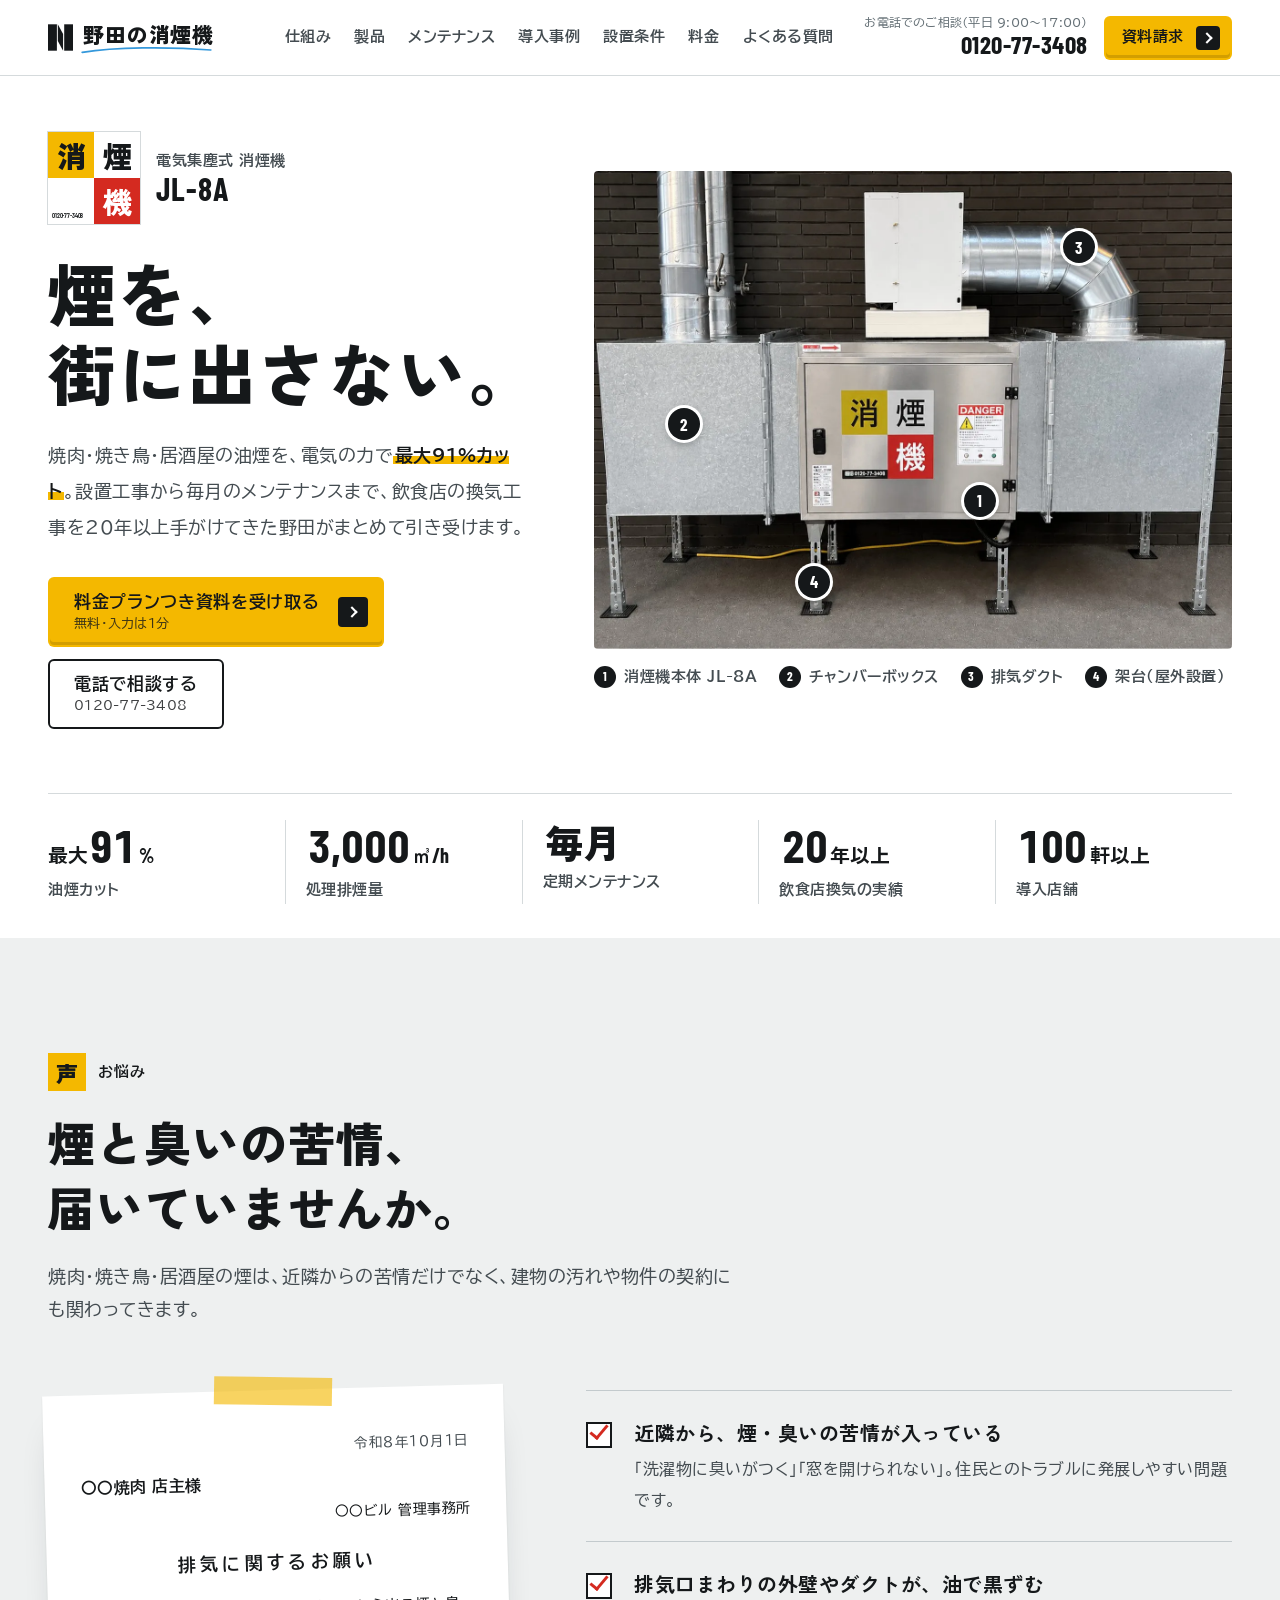
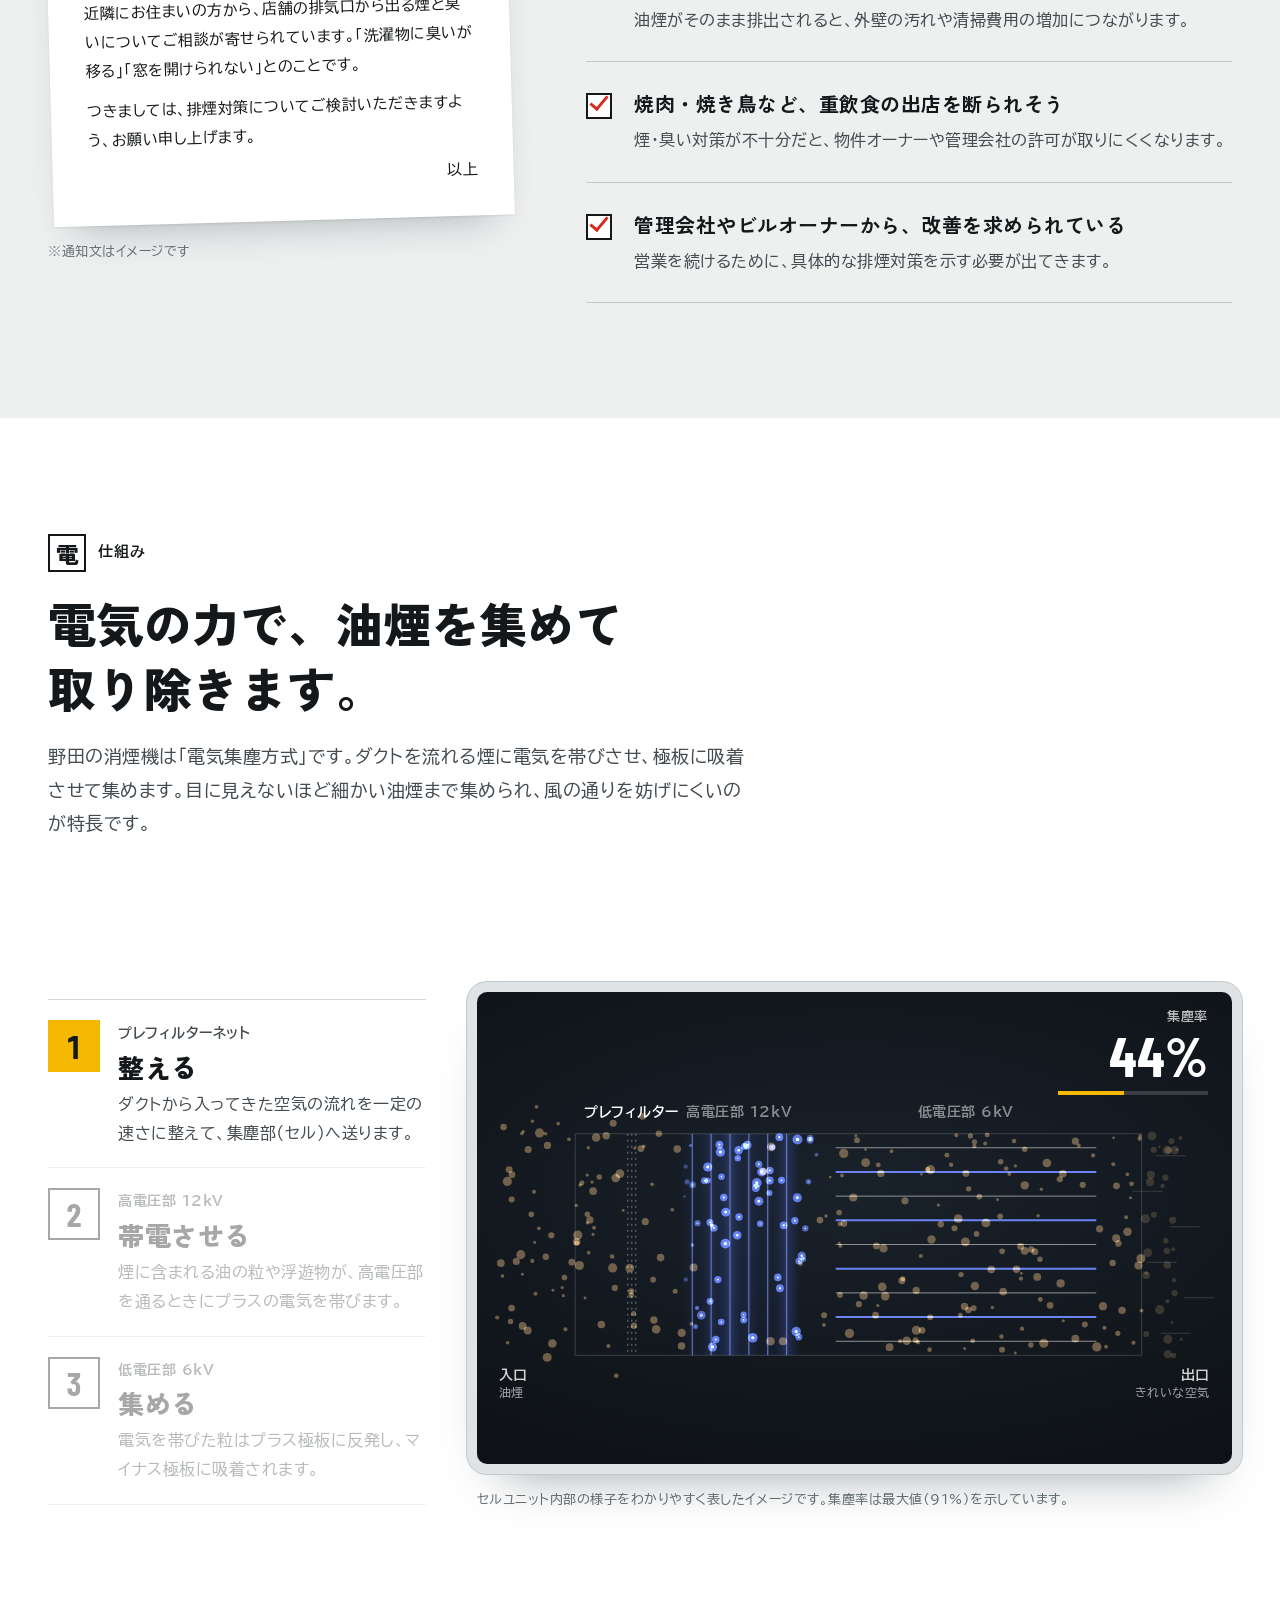
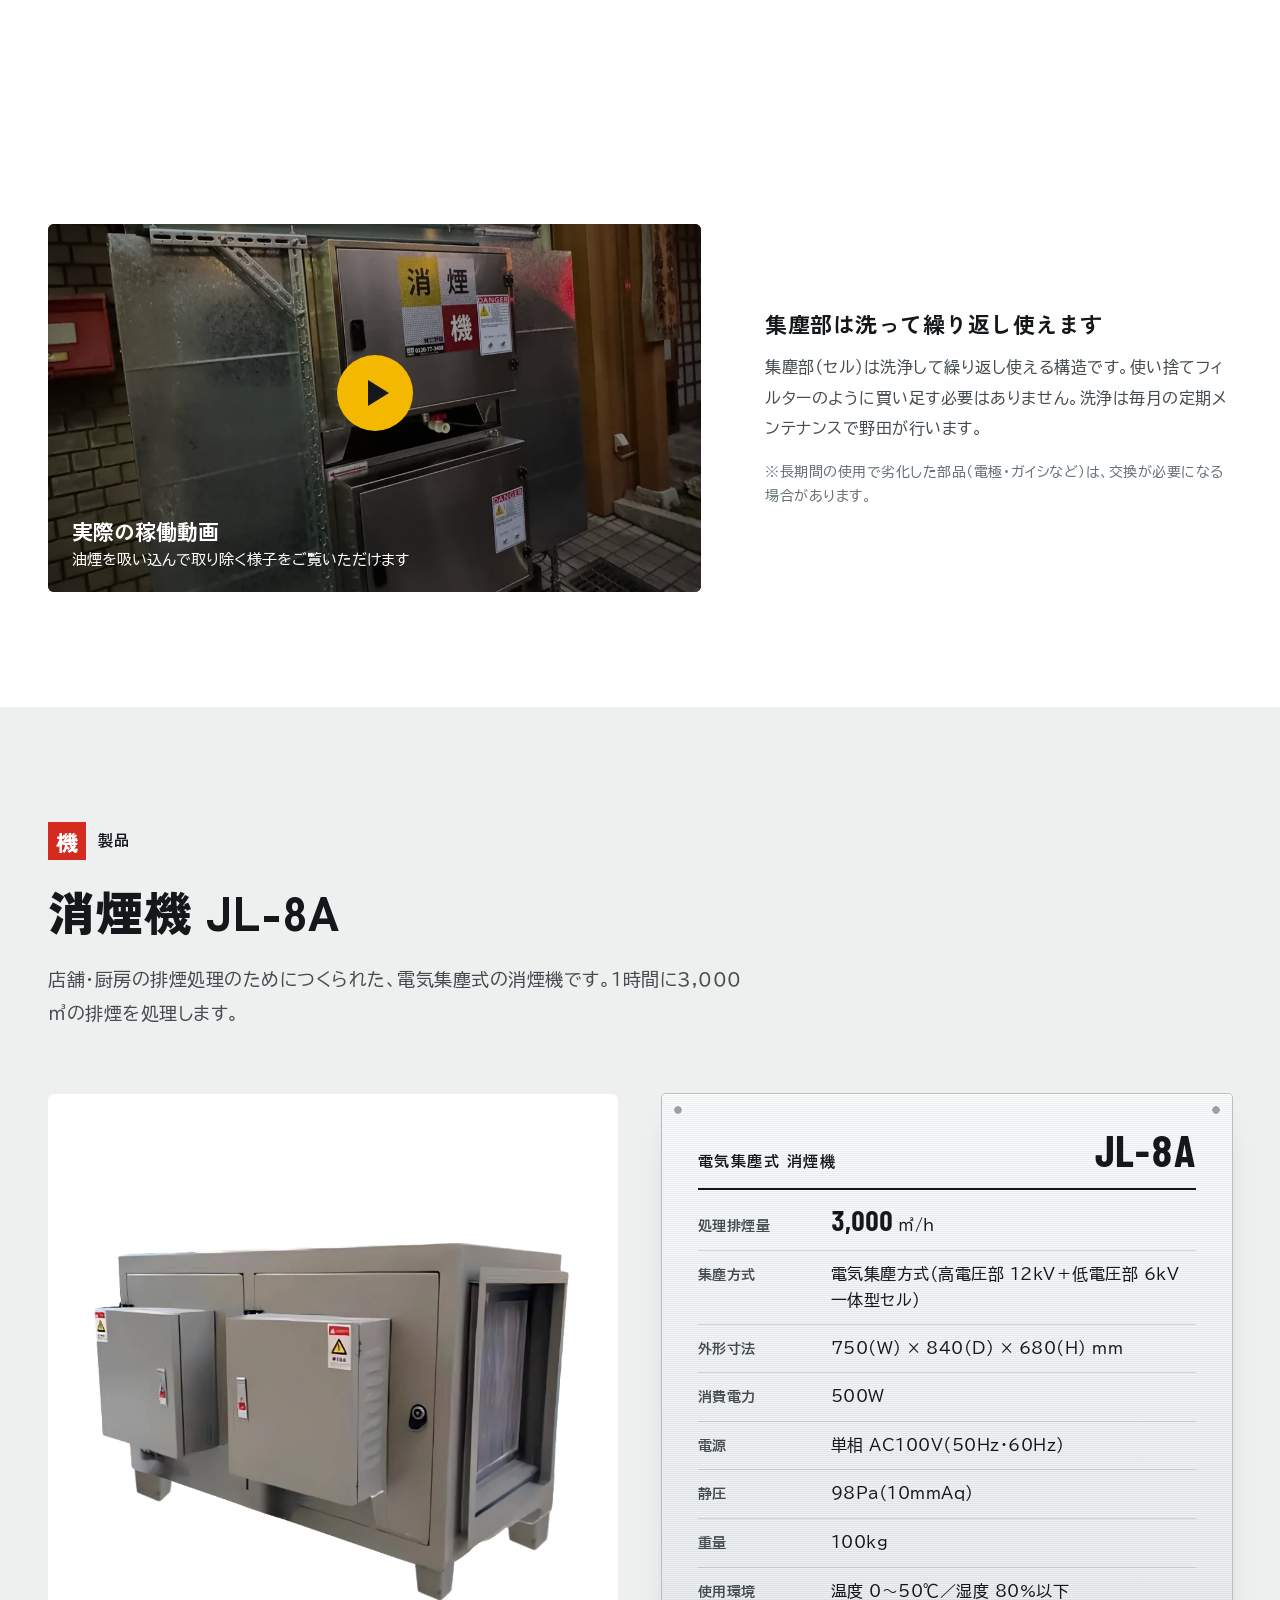
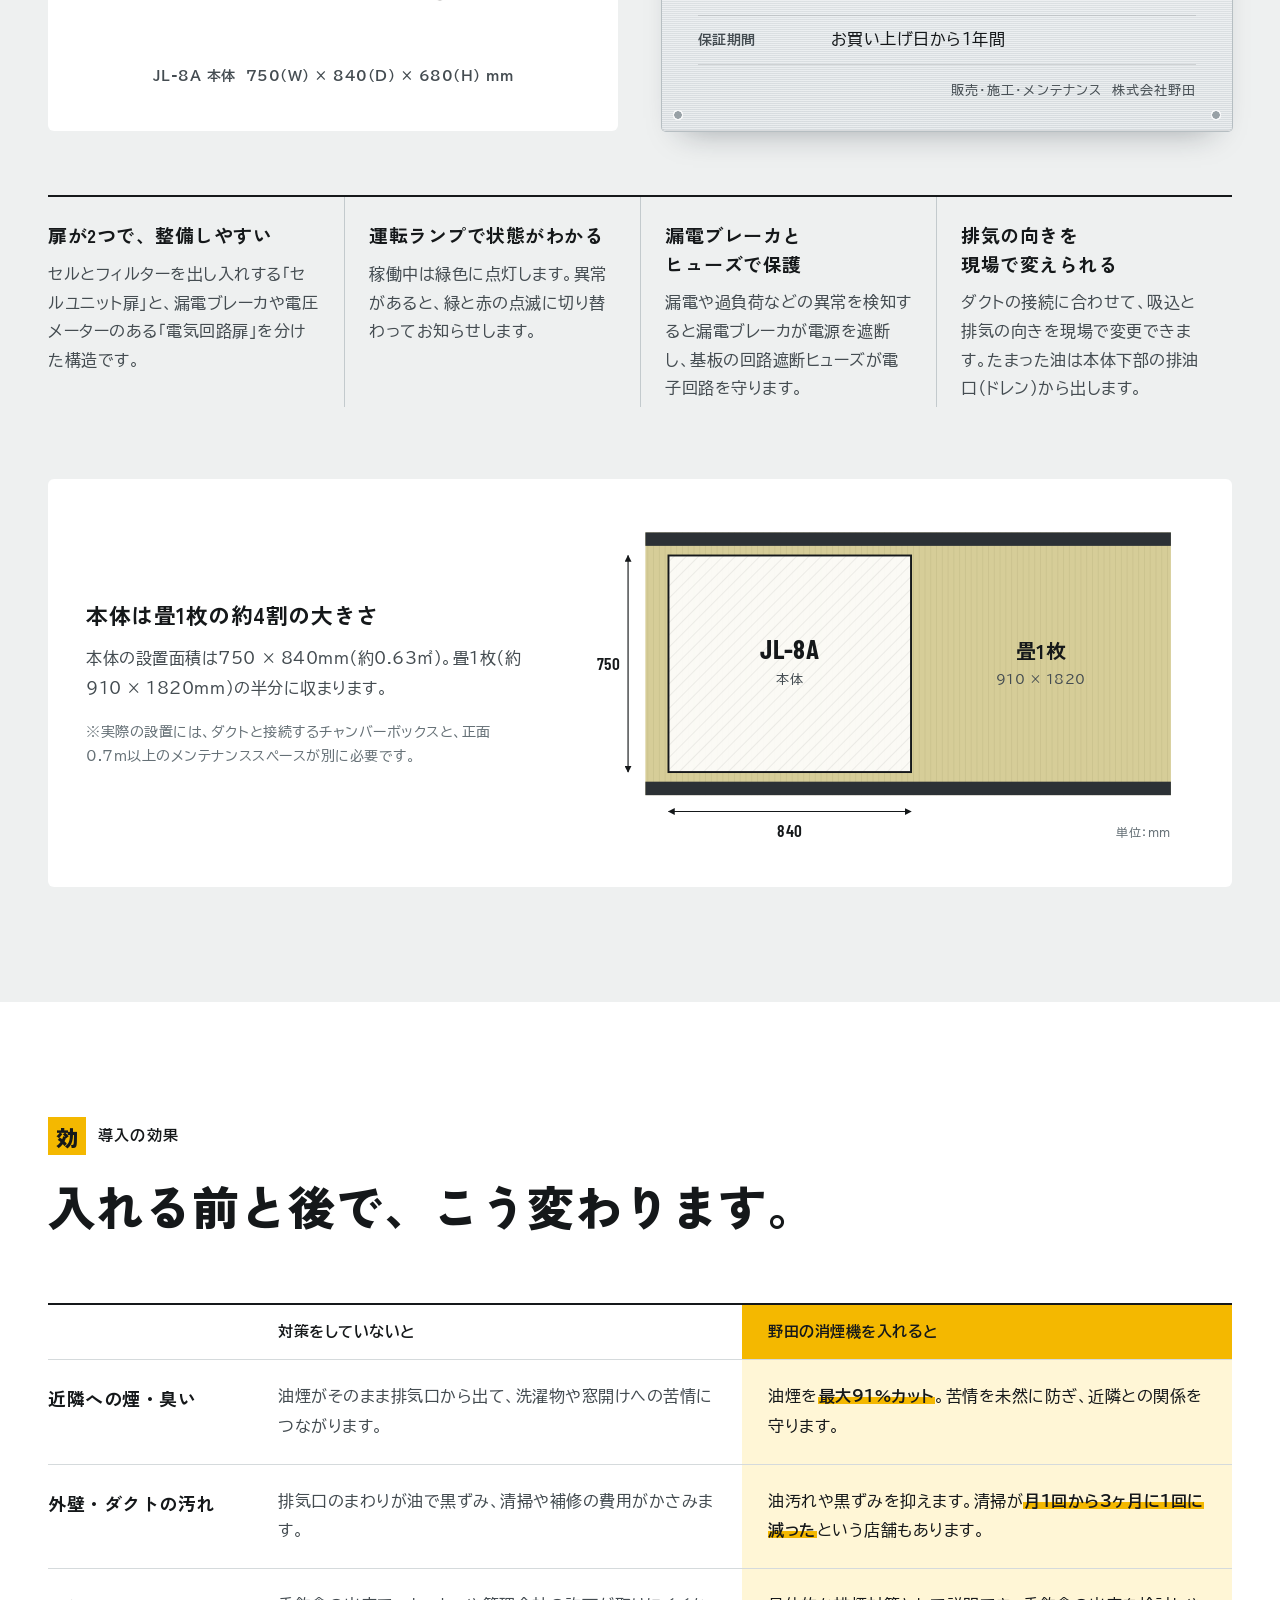
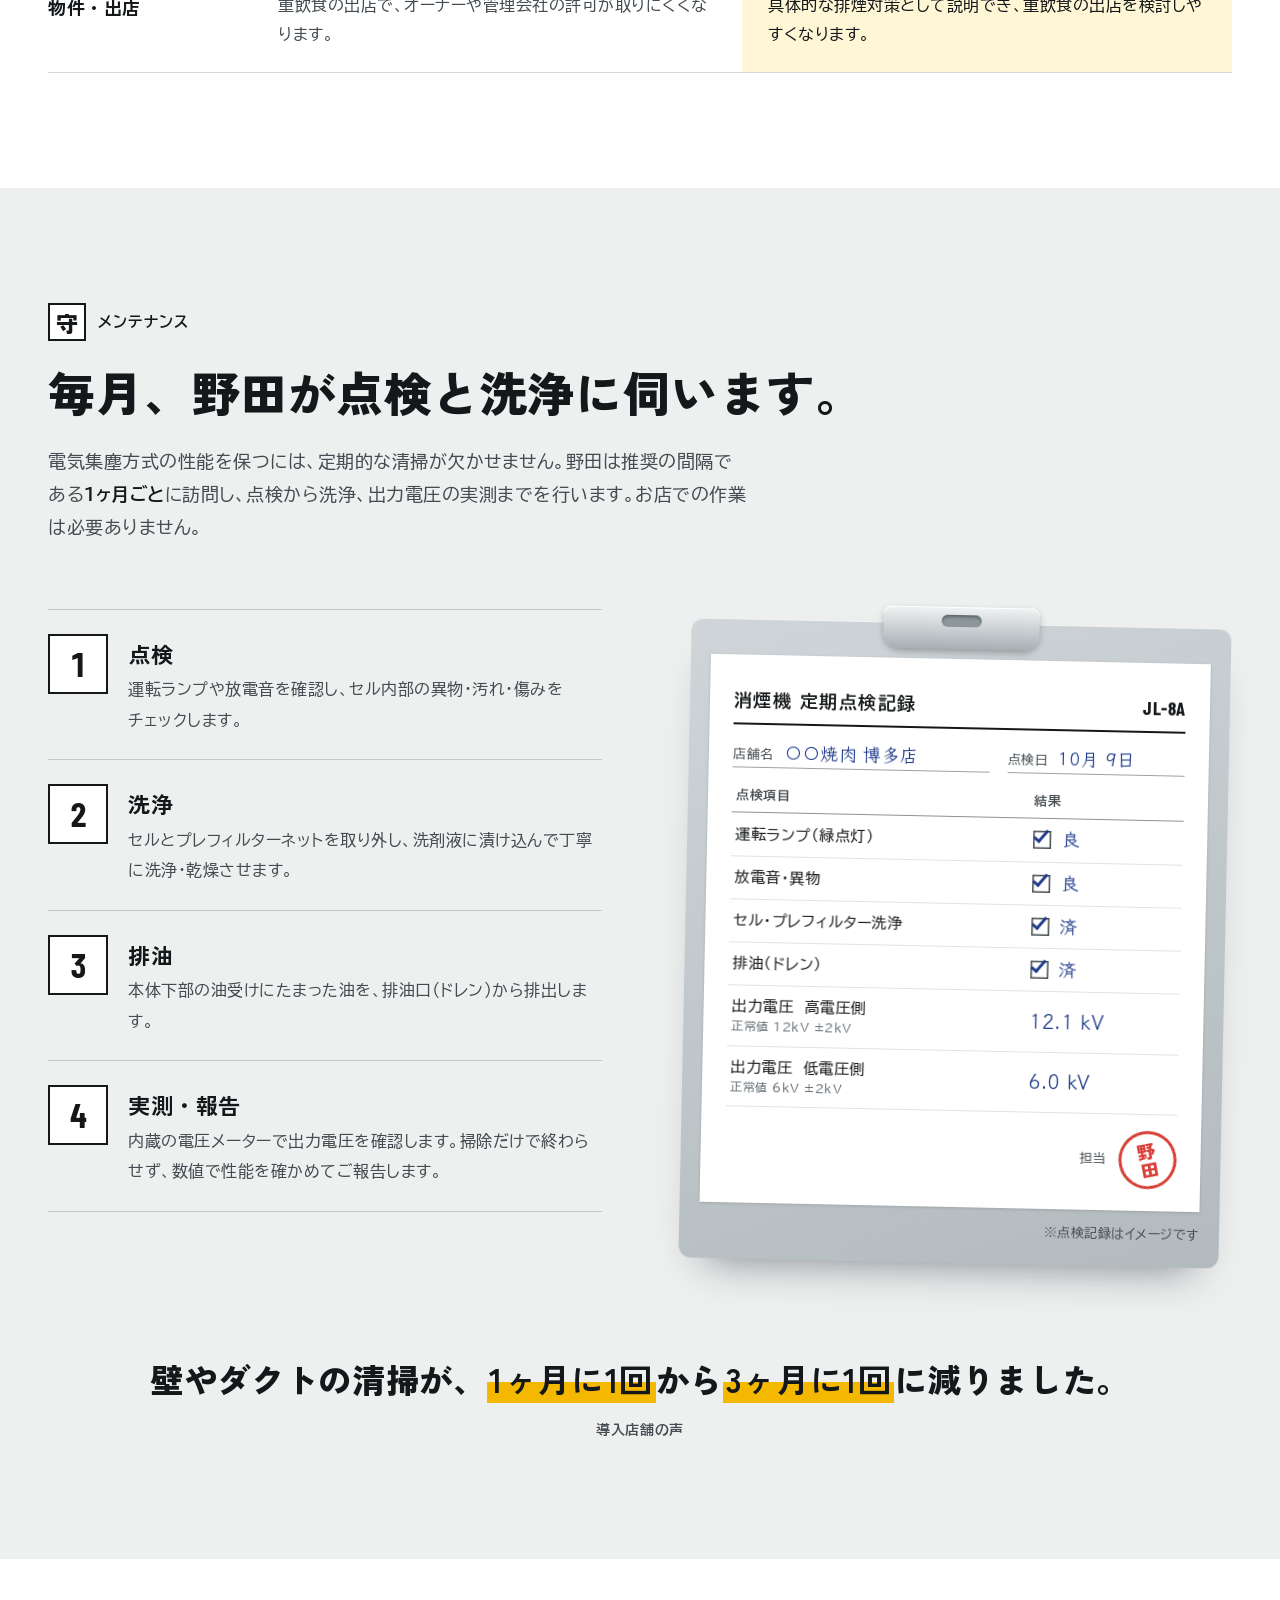
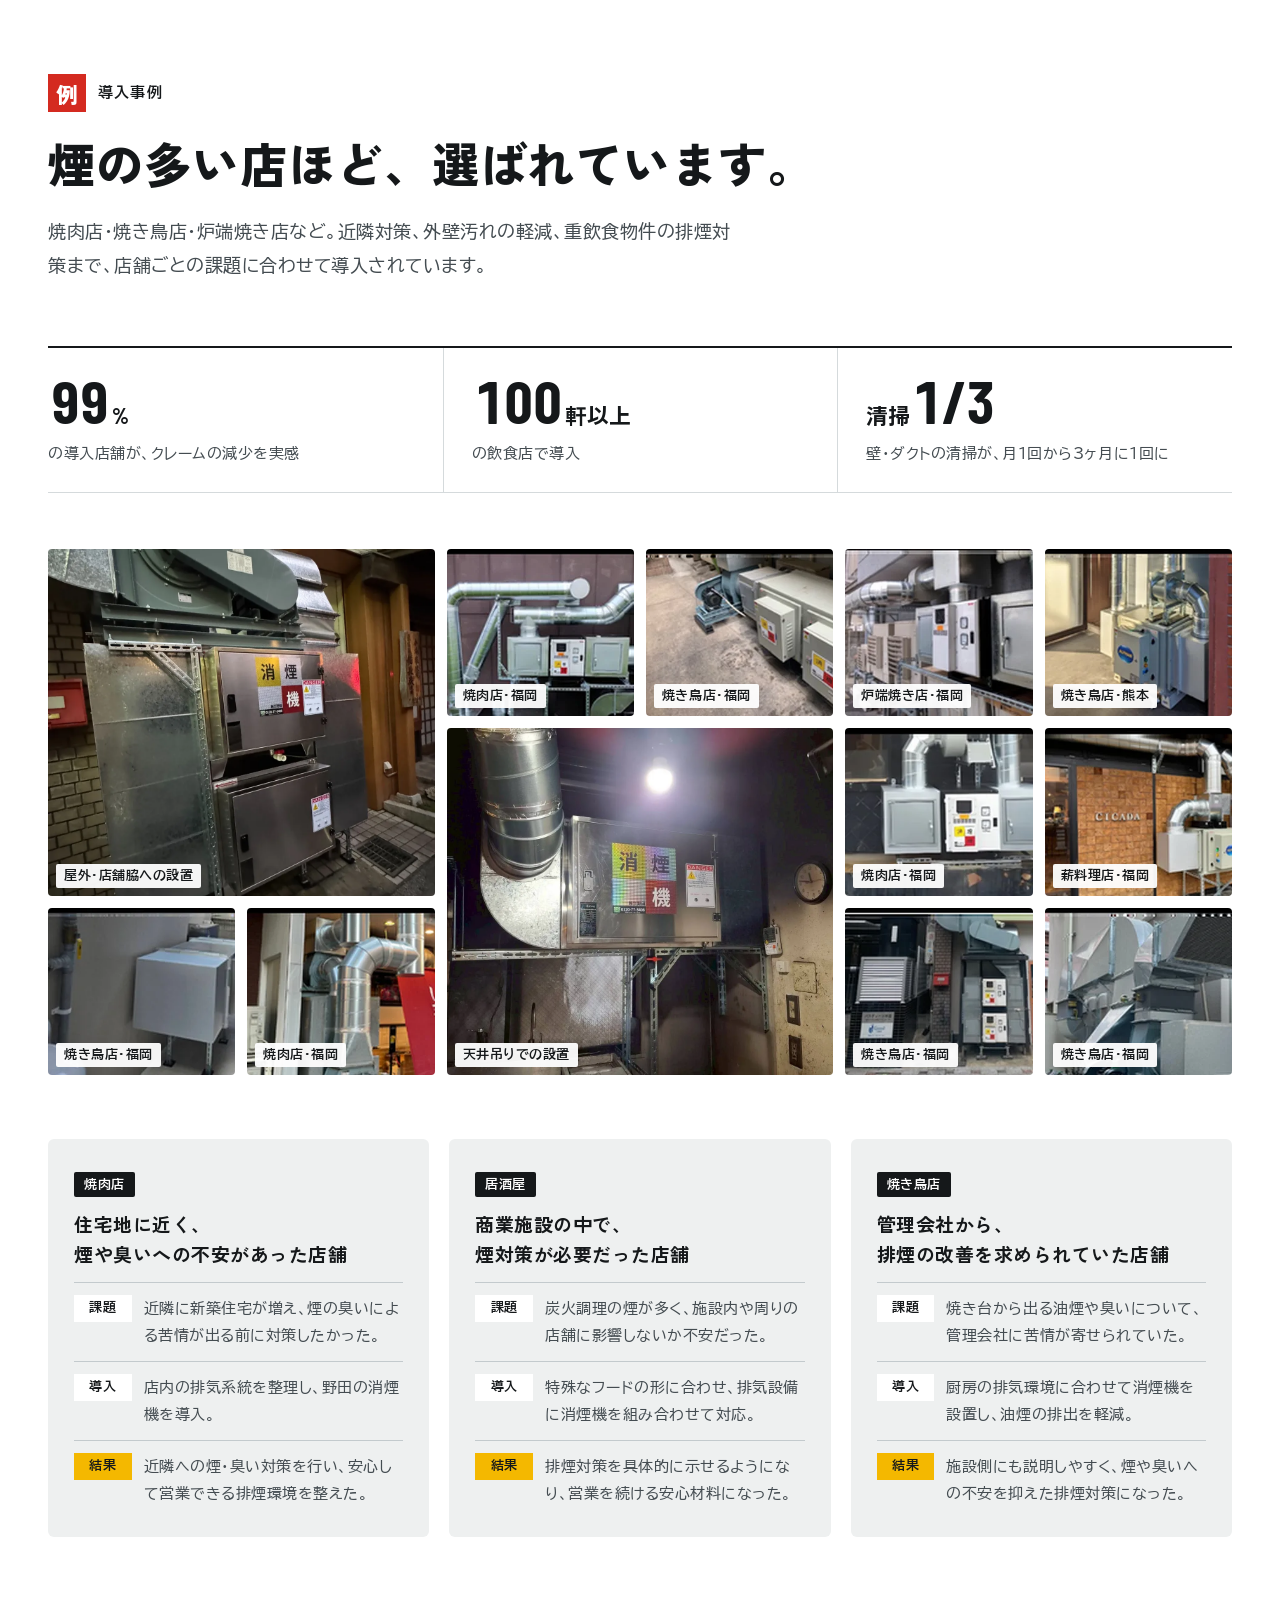
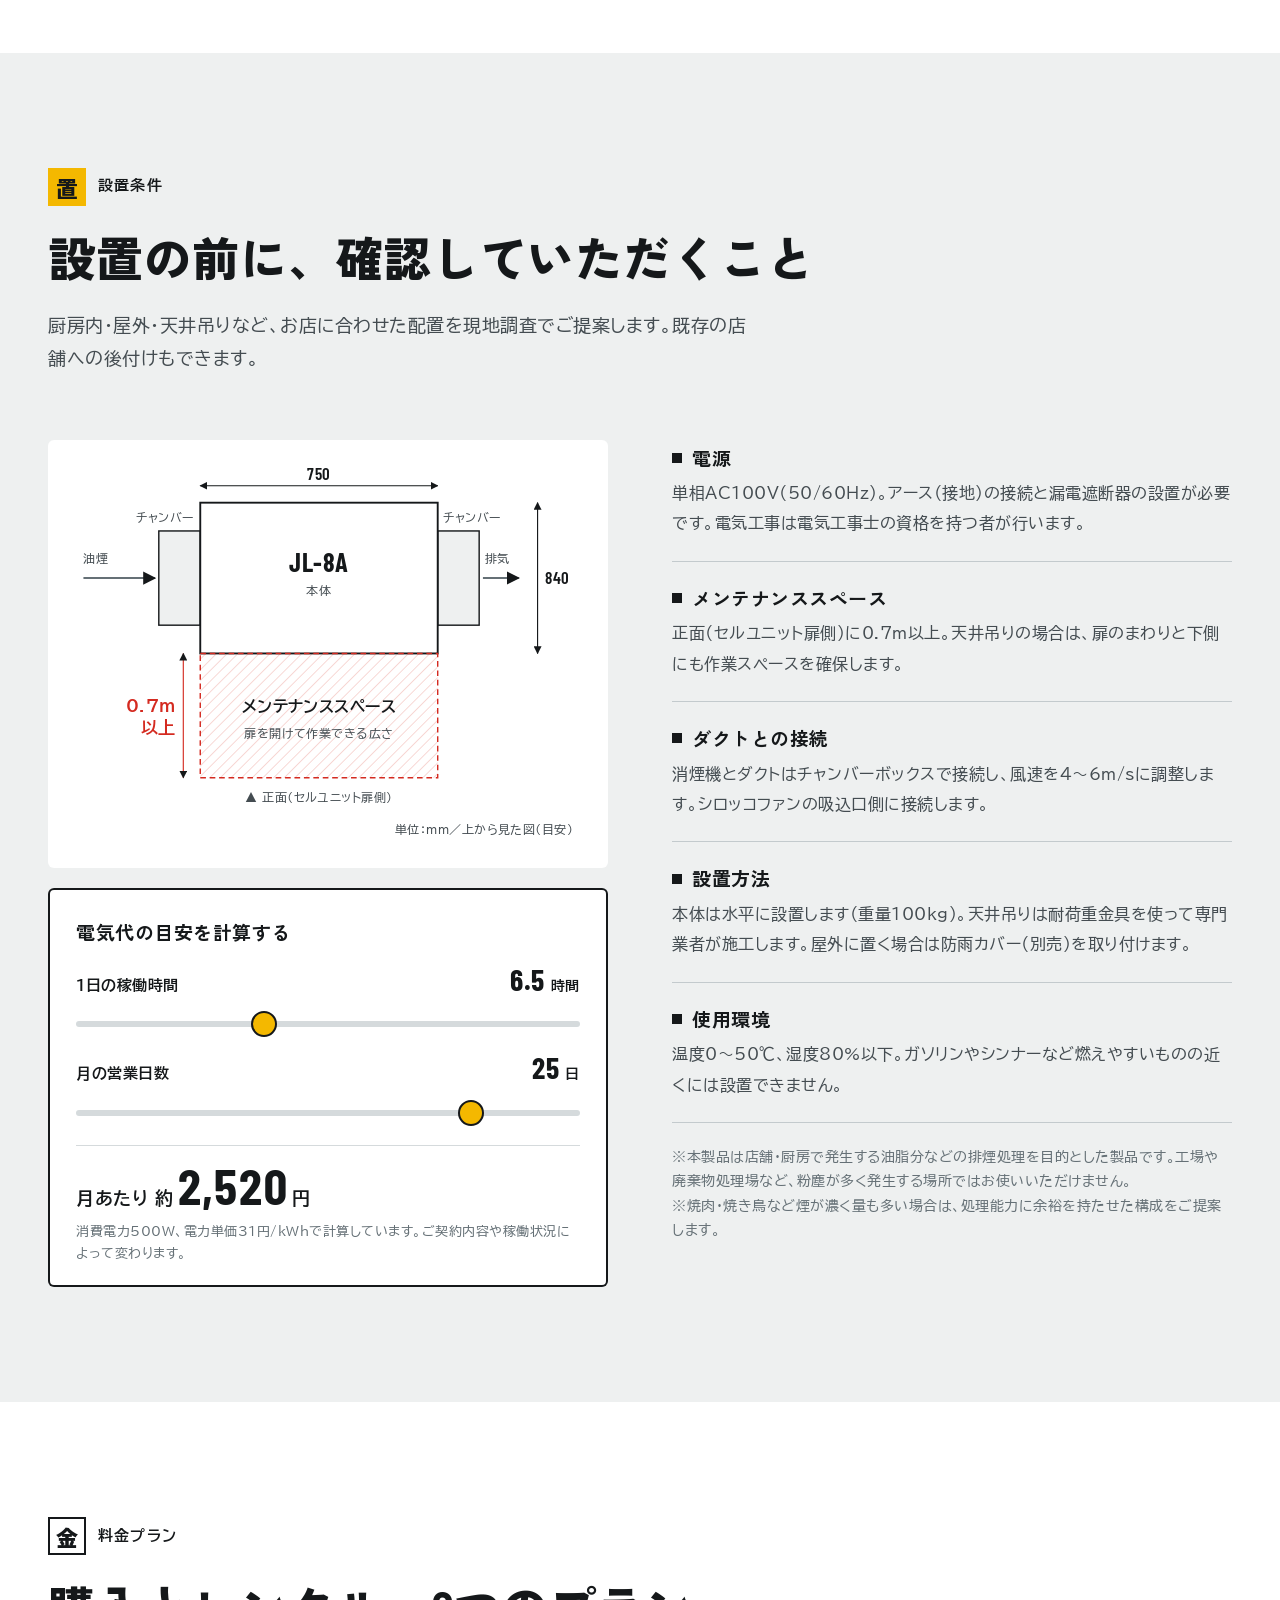
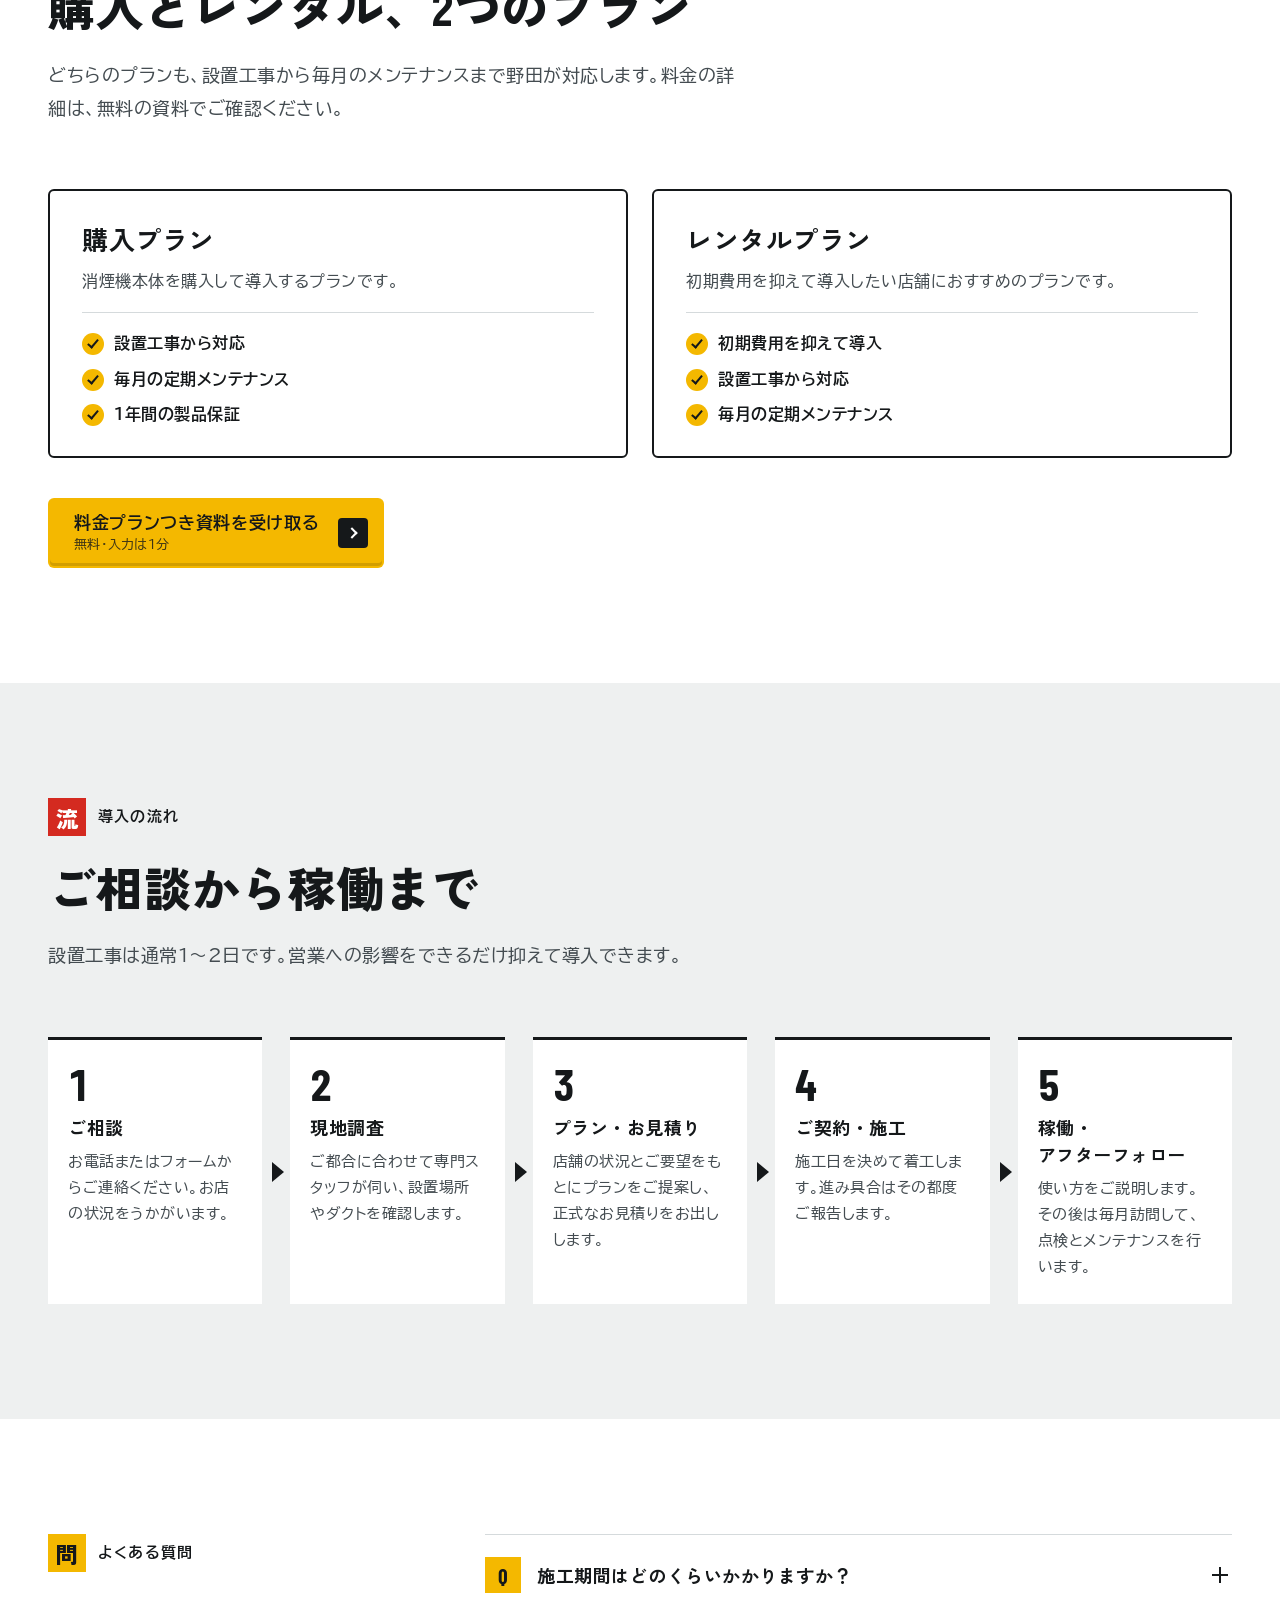
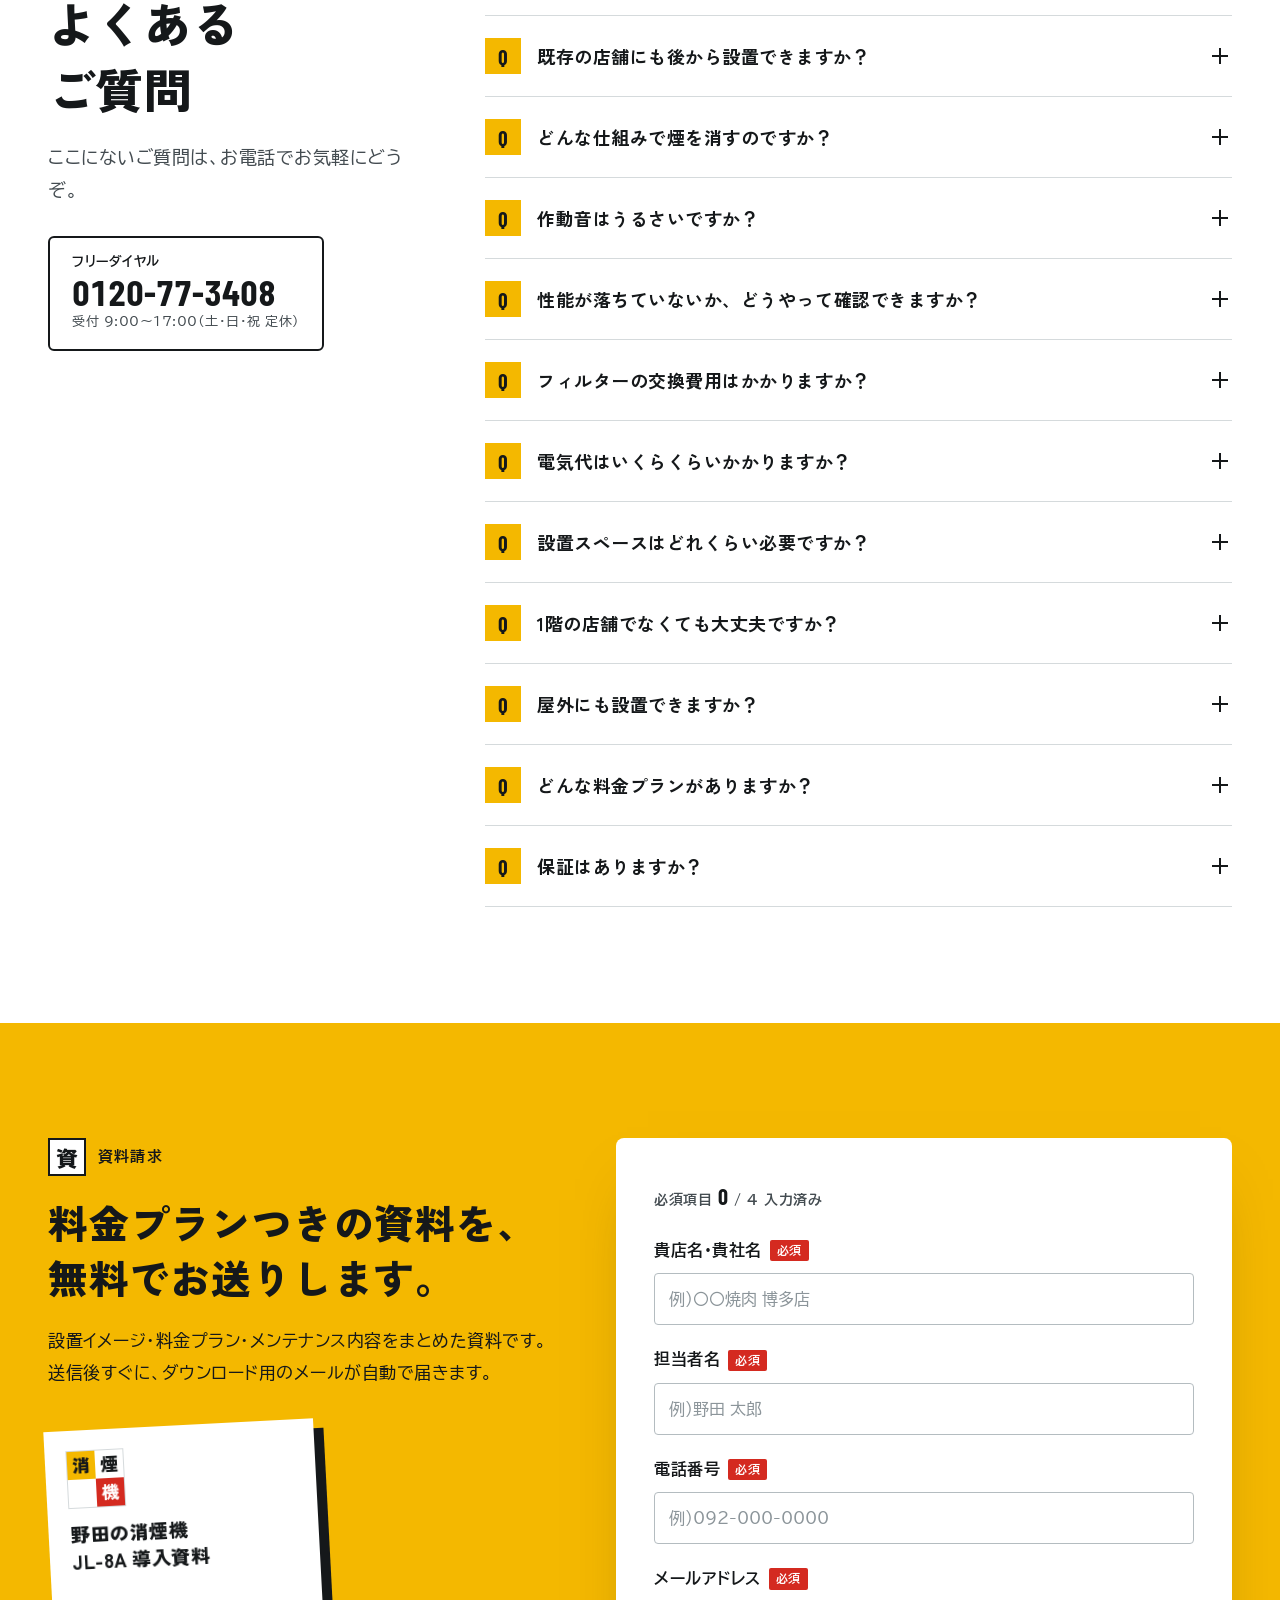
<file: v2/index.html>
<!doctype html>
<html lang="ja">
<head>
<meta charset="utf-8">
<meta name="robots" content="noindex">
<meta name="viewport" content="width=device-width, initial-scale=1, viewport-fit=cover">
<script>document.documentElement.classList.add('js')</script>
<title>【油煙最大91%カット】野田の消煙機 JL-8A｜飲食店の煙・臭い・油汚れ対策</title>
<meta name="description" content="焼肉・焼き鳥・居酒屋など重飲食店の油煙を、電気集塵方式で最大91%カット。野田の消煙機 JL-8A は、設置から毎月のメンテナンスまで株式会社野田がまるごと対応します。料金プランつき資料を無料でお届けします。">
<meta name="theme-color" content="#ffffff">
<link rel="canonical" href="https://shoenki.duct-noda.com/">
<meta property="og:type" content="website">
<meta property="og:locale" content="ja_JP">
<meta property="og:title" content="煙を、街に出さない。｜野田の消煙機 JL-8A">
<meta property="og:description" content="飲食店の油煙を最大91%カット。設置から毎月のメンテナンスまで、まるごと対応。">
<meta property="og:url" content="https://shoenki.duct-noda.com/">
<meta property="og:image" content="https://shoenki.duct-noda.com/assets/img/ogp.jpg">
<meta name="twitter:card" content="summary_large_image">
<link rel="icon" href="assets/img/favicon.svg" type="image/svg+xml">
<link rel="preconnect" href="https://fonts.googleapis.com">
<link rel="preconnect" href="https://fonts.gstatic.com" crossorigin>
<link rel="stylesheet" href="https://fonts.googleapis.com/css2?family=BIZ+UDPGothic:wght@400;700&family=Barlow+Condensed:wght@500;600;700&family=Klee+One:wght@600&family=Zen+Kaku+Gothic+New:wght@700;900&display=swap">
<link rel="preload" as="image" href="assets/img/install-outdoor.webp" fetchpriority="high">
<link rel="stylesheet" href="assets/css/style.css">
<script type="application/ld+json">
{
  "@context": "https://schema.org",
  "@type": "Product",
  "name": "野田の消煙機 JL-8A",
  "description": "店舗・厨房で発生する油脂分等の排煙処理を目的とした電気集塵式消煙機。処理排煙量3,000㎥/h。",
  "brand": {"@type": "Brand", "name": "野田の消煙機"},
  "manufacturer": {"@type": "Organization", "name": "株式会社野田", "telephone": "092-504-5502", "address": {"@type": "PostalAddress", "postalCode": "812-0854", "addressRegion": "福岡県", "addressLocality": "福岡市博多区", "streetAddress": "東月隈3-5-4"}},
  "image": "https://shoenki.duct-noda.com/assets/img/jl8a-product.webp",
  "model": "JL-8A"
}
</script>
</head>
<body>
<a class="skip" href="#main">本文へスキップ</a>

<!-- ============ HEADER ============ -->
<header class="hd" data-hd>
  <div class="hd__in">
    <a class="brand" href="#top" aria-label="野田の消煙機 トップへ">
      <svg class="brand__mark" viewBox="0 0 270 285" aria-hidden="true"><rect width="96" height="285"/><rect x="175" width="95" height="285"/><polygon points="106,0 163,105 163,285 106,180"/></svg>
      <span class="brand__name">野田の消煙機<svg class="brand__swoosh" viewBox="0 0 200 14" preserveAspectRatio="none" aria-hidden="true"><path d="M2 11C52 2 132 1 198 7"/></svg></span>
    </a>
    <nav class="gnav" aria-label="ページ内メニュー">
      <a href="#how">仕組み</a>
      <a href="#product">製品</a>
      <a href="#maintenance">メンテナンス</a>
      <a href="#cases">導入事例</a>
      <a href="#install">設置条件</a>
      <a href="#plan">料金</a>
      <a href="#faq">よくある質問</a>
    </nav>
    <div class="hd__right">
      <a class="hd__tel" href="tel:0120773408"><small>お電話でのご相談（平日 9:00〜17:00）</small><b>0120-77-3408</b></a>
      <a class="btn btn--yellow btn--sm hd__cta" href="#download">資料請求<i class="arw" aria-hidden="true"></i></a>
      <button class="burger" type="button" aria-label="メニューを開く" aria-expanded="false" aria-controls="drawer" data-burger><span></span><span></span><span></span></button>
    </div>
  </div>
</header>

<div class="drawer" id="drawer" hidden data-drawer>
  <nav class="drawer__nav" aria-label="メニュー">
    <a href="#voice">お悩み</a>
    <a href="#how">仕組み</a>
    <a href="#product">製品 JL-8A</a>
    <a href="#maintenance">メンテナンス</a>
    <a href="#cases">導入事例</a>
    <a href="#install">設置条件</a>
    <a href="#plan">料金プラン</a>
    <a href="#flow">導入の流れ</a>
    <a href="#faq">よくある質問</a>
  </nav>
  <div class="drawer__foot">
    <a class="btn btn--yellow btn--block" href="#download">料金プランつき資料を受け取る<i class="arw" aria-hidden="true"></i></a>
    <a class="drawer__tel" href="tel:0120773408"><b>0120-77-3408</b><small>受付 9:00〜17:00（土・日・祝 定休）</small></a>
  </div>
</div>

<main id="main">

<!-- ============ HERO ============ -->
<section class="hero" id="top" aria-labelledby="hero-ttl">
  <div class="wrap hero__grid">
    <div class="hero__copy">
      <p class="hero__tag">
        <span class="sticker" aria-hidden="true"><i class="t-y">消</i><i class="t-w">煙</i><i class="t-w t-tel">0120-77-3408</i><i class="t-r">機</i></span>
        <span class="hero__model">電気集塵式 消煙機<b>JL-8A</b></span>
      </p>
      <h1 class="hero__ttl" id="hero-ttl"><span>煙を、</span><span>街に出さない。</span></h1>
      <p class="hero__lead">焼肉・焼き鳥・居酒屋の油煙を、電気の力で<mark>最大91%カット</mark>。設置工事から毎月のメンテナンスまで、飲食店の換気工事を20年以上手がけてきた野田がまとめて引き受けます。</p>
      <div class="hero__ctas">
        <a class="btn btn--yellow btn--lg" href="#download"><span>料金プランつき資料を受け取る<small>無料・入力は1分</small></span><i class="arw" aria-hidden="true"></i></a>
        <a class="btn btn--line btn--lg" href="tel:0120773408"><span>電話で相談する<small>0120-77-3408</small></span></a>
      </div>
    </div>
    <figure class="hero__fig">
      <div class="hero__photo">
        <img src="assets/img/install-outdoor.webp" alt="屋外の架台に設置された野田の消煙機。左右のチャンバーボックスを介してダクトに接続されている" width="1400" height="1050" fetchpriority="high">
        <ol class="pins" aria-hidden="true">
          <li style="--x:60.5%;--y:69%">1</li>
          <li style="--x:14%;--y:53%">2</li>
          <li style="--x:76%;--y:16%">3</li>
          <li style="--x:34.5%;--y:86%">4</li>
        </ol>
      </div>
      <figcaption>
        <ol class="legend">
          <li><b>1</b>消煙機本体 JL-8A</li>
          <li><b>2</b>チャンバーボックス</li>
          <li><b>3</b>排気ダクト</li>
          <li><b>4</b>架台（屋外設置）</li>
        </ol>
      </figcaption>
    </figure>
  </div>
  <ul class="facts wrap" aria-label="数字で見る野田の消煙機">
    <li><b class="num">最大<span>91</span>%</b><span>油煙カット</span></li>
    <li><b class="num"><span>3,000</span>㎥/h</b><span>処理排煙量</span></li>
    <li><b class="num"><span class="jp">毎月</span></b><span>定期メンテナンス</span></li>
    <li><b class="num"><span>20</span>年以上</b><span>飲食店換気の実績</span></li>
    <li><b class="num"><span>100</span>軒以上</b><span>導入店舗</span></li>
  </ul>
</section>

<!-- ============ VOICE / PROBLEM ============ -->
<section class="sec sec--steel voice" id="voice" aria-labelledby="voice-ttl">
  <div class="wrap">
    <header class="sh">
      <p class="sh__tag"><span class="tile t-y" aria-hidden="true">声</span>お悩み</p>
      <h2 class="sh__ttl" id="voice-ttl">煙と臭いの苦情、<br class="pc">届いていませんか。</h2>
      <p class="sh__lead">焼肉・焼き鳥・居酒屋の煙は、近隣からの苦情だけでなく、建物の汚れや物件の契約にも関わってきます。</p>
    </header>
    <div class="voice__grid">
      <figure class="notice" data-reveal>
        <div class="notice__paper">
          <p class="notice__date">令和8年10月1日</p>
          <p class="notice__to">〇〇焼肉 店主様</p>
          <p class="notice__from">〇〇ビル 管理事務所</p>
          <p class="notice__ttl">排気に関するお願い</p>
          <p>近隣にお住まいの方から、店舗の排気口から出る煙と臭いについてご相談が寄せられています。「洗濯物に臭いが移る」「窓を開けられない」とのことです。</p>
          <p>つきましては、排煙対策についてご検討いただきますよう、お願い申し上げます。</p>
          <p class="notice__end">以上</p>
        </div>
        <figcaption>※通知文はイメージです</figcaption>
      </figure>
      <ul class="woes">
        <li data-reveal>
          <h3><span class="nb">近隣から、</span><span class="nb">煙・臭いの苦情が入っている</span></h3>
          <p>「洗濯物に臭いがつく」「窓を開けられない」。住民とのトラブルに発展しやすい問題です。</p>
        </li>
        <li data-reveal>
          <h3><span class="nb">排気口まわりの外壁やダクトが、</span><span class="nb">油で黒ずむ</span></h3>
          <p>油煙がそのまま排出されると、外壁の汚れや清掃費用の増加につながります。</p>
        </li>
        <li data-reveal>
          <h3><span class="nb">焼肉・焼き鳥など、</span><span class="nb">重飲食の出店を断られそう</span></h3>
          <p>煙・臭い対策が不十分だと、物件オーナーや管理会社の許可が取りにくくなります。</p>
        </li>
        <li data-reveal>
          <h3><span class="nb">管理会社やビルオーナーから、</span><span class="nb">改善を求められている</span></h3>
          <p>営業を続けるために、具体的な排煙対策を示す必要が出てきます。</p>
        </li>
      </ul>
    </div>
  </div>
</section>

<!-- ============ HOW IT WORKS ============ -->
<section class="how" id="how" aria-labelledby="how-ttl">
  <div class="wrap">
    <header class="sh">
      <p class="sh__tag"><span class="tile t-w" aria-hidden="true">電</span>仕組み</p>
      <h2 class="sh__ttl" id="how-ttl"><span class="nb">電気の力で、</span><span class="nb">油煙を集めて</span><span class="nb">取り除きます。</span></h2>
      <p class="sh__lead">野田の消煙機は「電気集塵方式」です。ダクトを流れる煙に電気を帯びさせ、極板に吸着させて集めます。目に見えないほど細かい油煙まで集められ、風の通りを妨げにくいのが特長です。</p>
    </header>
  </div>
  <div class="how__pin" data-how>
    <div class="how__sticky">
      <div class="wrap how__grid">
        <ol class="steps">
          <li class="step" data-step="0">
            <span class="step__no num">1</span>
            <div>
              <p class="step__part">プレフィルターネット</p>
              <h3>整える</h3>
              <p>ダクトから入ってきた空気の流れを一定の速さに整えて、集塵部（セル）へ送ります。</p>
            </div>
          </li>
          <li class="step" data-step="1">
            <span class="step__no num">2</span>
            <div>
              <p class="step__part">高電圧部 12kV</p>
              <h3>帯電させる</h3>
              <p>煙に含まれる油の粒や浮遊物が、高電圧部を通るときにプラスの電気を帯びます。</p>
            </div>
          </li>
          <li class="step" data-step="2">
            <span class="step__no num">3</span>
            <div>
              <p class="step__part">低電圧部 6kV</p>
              <h3>集める</h3>
              <p>電気を帯びた粒はプラス極板に反発し、マイナス極板に吸着されます。</p>
            </div>
          </li>
        </ol>
        <div class="esp">
          <div class="esp__window">
            <canvas class="esp__canvas" data-esp aria-hidden="true"></canvas>
            <div class="esp__labels" aria-hidden="true">
              <span class="esp__lbl esp__lbl--in">入口<small>油煙</small></span>
              <span class="esp__lbl esp__lbl--pf" data-step-lbl="0">プレフィルター</span>
              <span class="esp__lbl esp__lbl--hv" data-step-lbl="1">高電圧部 <b>12kV</b></span>
              <span class="esp__lbl" data-step-lbl="2">低電圧部 <b>6kV</b></span>
              <span class="esp__lbl esp__lbl--out">出口<small>きれいな空気</small></span>
            </div>
            <div class="esp__meter" aria-hidden="true">
              <span>集塵率</span>
              <b class="num"><span data-esp-rate>0</span>%</b>
              <i><span data-esp-bar></span></i>
            </div>
          </div>
          <p class="esp__cap">セルユニット内部の様子をわかりやすく表したイメージです。集塵率は最大値（91%）を示しています。</p>
        </div>
      </div>
    </div>
  </div>
  <div class="wrap how__after">
    <div class="video" data-video="1FAPHGP_dmQ" data-reveal>
      <button class="video__btn" type="button" aria-label="稼働動画を再生する（YouTube）">
        <img src="assets/img/install-yakitori-night.webp" alt="" loading="lazy" width="1100" height="1466">
        <span class="video__play" aria-hidden="true"></span>
        <span class="video__cap"><b>実際の稼働動画</b>油煙を吸い込んで取り除く様子をご覧いただけます</span>
      </button>
    </div>
    <div class="how__note" data-reveal>
      <h3>集塵部は洗って繰り返し使えます</h3>
      <p>集塵部（セル）は洗浄して繰り返し使える構造です。使い捨てフィルターのように買い足す必要はありません。洗浄は毎月の定期メンテナンスで野田が行います。</p>
      <p class="fine">※長期間の使用で劣化した部品（電極・ガイシなど）は、交換が必要になる場合があります。</p>
    </div>
  </div>
</section>

<!-- ============ PRODUCT ============ -->
<section class="sec sec--steel product" id="product" aria-labelledby="product-ttl">
  <div class="wrap">
    <header class="sh">
      <p class="sh__tag"><span class="tile t-r" aria-hidden="true">機</span>製品</p>
      <h2 class="sh__ttl" id="product-ttl">消煙機 JL-8A</h2>
      <p class="sh__lead">店舗・厨房の排煙処理のためにつくられた、電気集塵式の消煙機です。1時間に3,000㎥の排煙を処理します。</p>
    </header>
    <div class="product__grid">
      <figure class="product__photo" data-reveal>
        <img src="assets/img/jl8a-product.webp" alt="消煙機 JL-8A の外観" loading="lazy" width="1000" height="1000">
        <figcaption>JL-8A 本体　750(W) × 840(D) × 680(H) mm</figcaption>
      </figure>
      <div class="plate" data-reveal>
        <div class="plate__hd">
          <span>電気集塵式 消煙機</span>
          <b class="num">JL-8A</b>
        </div>
        <dl class="plate__tbl">
          <div><dt>処理排煙量</dt><dd><b class="num">3,000</b> ㎥/h</dd></div>
          <div><dt>集塵方式</dt><dd>電気集塵方式（高電圧部 12kV＋低電圧部 6kV 一体型セル）</dd></div>
          <div><dt>外形寸法</dt><dd>750(W) × 840(D) × 680(H) mm</dd></div>
          <div><dt>消費電力</dt><dd>500W</dd></div>
          <div><dt>電源</dt><dd>単相 AC100V（50Hz・60Hz）</dd></div>
          <div><dt>静圧</dt><dd>98Pa（10mmAq）</dd></div>
          <div><dt>重量</dt><dd>100kg</dd></div>
          <div><dt>使用環境</dt><dd>温度 0〜50℃／湿度 80%以下</dd></div>
          <div><dt>保証期間</dt><dd>お買い上げ日から1年間</dd></div>
        </dl>
        <p class="plate__ft">販売・施工・メンテナンス　株式会社野田</p>
      </div>
    </div>

    <ul class="feats">
      <li data-reveal>
        <h3>扉が2つで、整備しやすい</h3>
        <p>セルとフィルターを出し入れする「セルユニット扉」と、漏電ブレーカや電圧メーターのある「電気回路扉」を分けた構造です。</p>
      </li>
      <li data-reveal>
        <h3>運転ランプで状態がわかる</h3>
        <p>稼働中は緑色に点灯します。異常があると、緑と赤の点滅に切り替わってお知らせします。</p>
      </li>
      <li data-reveal>
        <h3>漏電ブレーカとヒューズで保護</h3>
        <p>漏電や過負荷などの異常を検知すると漏電ブレーカが電源を遮断し、基板の回路遮断ヒューズが電子回路を守ります。</p>
      </li>
      <li data-reveal>
        <h3>排気の向きを現場で変えられる</h3>
        <p>ダクトの接続に合わせて、吸込と排気の向きを現場で変更できます。たまった油は本体下部の排油口（ドレン）から出します。</p>
      </li>
    </ul>

    <div class="size" data-reveal>
      <div class="size__txt">
        <h3>本体は畳1枚の約4割の大きさ</h3>
        <p>本体の設置面積は750 × 840mm（約0.63㎡）。畳1枚（約910 × 1820mm）の半分に収まります。</p>
        <p class="fine">※実際の設置には、ダクトと接続するチャンバーボックスと、正面0.7m以上のメンテナンススペースが別に必要です。</p>
      </div>
      <figure class="size__fig">
        <svg viewBox="0 0 640 344" role="img" aria-labelledby="size-t">
          <title id="size-t">畳1枚（910×1820mm）の上に、本体の設置面積（840×750mm）を重ねた図</title>
          <defs>
            <pattern id="igusa" width="6" height="6" patternUnits="userSpaceOnUse"><line x1="0" y1="0" x2="0" y2="6" class="sz-weave"/></pattern>
            <pattern id="hatch2" width="9" height="9" patternUnits="userSpaceOnUse" patternTransform="rotate(45)"><line x1="0" y1="0" x2="0" y2="9" class="sz-hatch"/></pattern>
            <marker id="sar" viewBox="0 0 10 10" refX="9" refY="5" markerWidth="6" markerHeight="6" orient="auto-start-reverse"><path d="M0 0L10 5L0 10z" class="sz-arrow"/></marker>
          </defs>
          <!-- 1 unit = 1mm x .3 ; tatami 1820 x 910 => 546 x 273 -->
          <rect x="70" y="16" width="546" height="273" class="sz-tatami"/>
          <rect x="70" y="16" width="546" height="273" fill="url(#igusa)"/>
          <rect x="70" y="16" width="546" height="14" class="sz-heri"/>
          <rect x="70" y="275" width="546" height="14" class="sz-heri"/>
          <!-- unit footprint 840 x 750 => 252 x 225 -->
          <rect x="94" y="40" width="252" height="225" class="sz-unit"/>
          <rect x="94" y="40" width="252" height="225" fill="url(#hatch2)"/>
          <text x="220" y="148" text-anchor="middle" class="sz-t sz-t--b">JL-8A</text>
          <text x="220" y="174" text-anchor="middle" class="sz-t">本体</text>
          <path d="M94 306H346" class="sz-dim" marker-start="url(#sar)" marker-end="url(#sar)"/>
          <text x="220" y="332" text-anchor="middle" class="sz-t sz-t--d">840</text>
          <path d="M52 40V265" class="sz-dim" marker-start="url(#sar)" marker-end="url(#sar)"/>
          <text x="44" y="159" text-anchor="end" class="sz-t sz-t--d">750</text>
          <text x="481" y="148" text-anchor="middle" class="sz-t sz-t--m">畳1枚</text>
          <text x="481" y="174" text-anchor="middle" class="sz-t">910 × 1820</text>
          <text x="616" y="332" text-anchor="end" class="sz-t sz-t--s">単位：mm</text>
        </svg>
      </figure>
    </div>
  </div>
</section>

<!-- ============ CHANGE (before / after) ============ -->
<section class="sec change" id="change" aria-labelledby="change-ttl">
  <div class="wrap">
    <header class="sh">
      <p class="sh__tag"><span class="tile t-y" aria-hidden="true">効</span>導入の効果</p>
      <h2 class="sh__ttl" id="change-ttl">入れる前と後で、<br class="sp">こう変わります。</h2>
    </header>
    <div class="cmp" role="table" aria-label="消煙機の導入前と導入後の比較">
      <div class="cmp__row cmp__row--hd" role="row">
        <span role="columnheader"></span>
        <span role="columnheader">対策をしていないと</span>
        <span role="columnheader" class="cmp__us">野田の消煙機を入れると</span>
      </div>
      <div class="cmp__row" role="row" data-reveal>
        <span role="rowheader">近隣への煙・臭い</span>
        <span role="cell">油煙がそのまま排気口から出て、洗濯物や窓開けへの苦情につながります。</span>
        <span role="cell" class="cmp__us">油煙を<mark>最大91%カット</mark>。苦情を未然に防ぎ、近隣との関係を守ります。</span>
      </div>
      <div class="cmp__row" role="row" data-reveal>
        <span role="rowheader">外壁・ダクトの汚れ</span>
        <span role="cell">排気口のまわりが油で黒ずみ、清掃や補修の費用がかさみます。</span>
        <span role="cell" class="cmp__us">油汚れや黒ずみを抑えます。清掃が<mark>月1回から3ヶ月に1回に減った</mark>という店舗もあります。</span>
      </div>
      <div class="cmp__row" role="row" data-reveal>
        <span role="rowheader">物件・出店</span>
        <span role="cell">重飲食の出店で、オーナーや管理会社の許可が取りにくくなります。</span>
        <span role="cell" class="cmp__us">具体的な排煙対策として説明でき、重飲食の出店を検討しやすくなります。</span>
      </div>
    </div>
  </div>
</section>

<!-- ============ MAINTENANCE ============ -->
<section class="sec sec--steel maint" id="maintenance" aria-labelledby="maint-ttl">
  <div class="wrap">
    <header class="sh">
      <p class="sh__tag"><span class="tile t-w" aria-hidden="true">守</span>メンテナンス</p>
      <h2 class="sh__ttl" id="maint-ttl"><span class="nb">毎月、野田が</span><span class="nb">点検と洗浄に伺います。</span></h2>
      <p class="sh__lead">電気集塵方式の性能を保つには、定期的な清掃が欠かせません。野田は推奨の間隔である<b>1ヶ月ごと</b>に訪問し、点検から洗浄、出力電圧の実測までを行います。お店での作業は必要ありません。</p>
    </header>
    <div class="maint__grid">
      <ol class="cycle">
        <li data-reveal><span class="cycle__no num">1</span><div><h3>点検</h3><p>運転ランプや放電音を確認し、セル内部の異物・汚れ・傷みをチェックします。</p></div></li>
        <li data-reveal><span class="cycle__no num">2</span><div><h3>洗浄</h3><p>セルとプレフィルターネットを取り外し、洗剤液に漬け込んで丁寧に洗浄・乾燥させます。</p></div></li>
        <li data-reveal><span class="cycle__no num">3</span><div><h3>排油</h3><p>本体下部の油受けにたまった油を、排油口（ドレン）から排出します。</p></div></li>
        <li data-reveal><span class="cycle__no num">4</span><div><h3>実測・報告</h3><p>内蔵の電圧メーターで出力電圧を確認します。掃除だけで終わらせず、数値で性能を確かめてご報告します。</p></div></li>
      </ol>
      <figure class="board" data-sheet>
        <div class="board__clip" aria-hidden="true"></div>
        <div class="sheet" role="img" aria-label="定期点検記録のイメージ。運転ランプ、放電音、セルとプレフィルターの洗浄、排油がすべて済み、出力電圧は高電圧側12.1kV、低電圧側6.0kVで正常値の範囲内。">
          <div class="sheet__hd">
            <p class="sheet__ttl">消煙機 定期点検記録</p>
            <p class="sheet__model">JL-8A</p>
          </div>
          <div class="sheet__meta">
            <p><span>店舗名</span><em class="hand" style="--i:0">〇〇焼肉 博多店</em></p>
            <p><span>点検日</span><em class="hand" style="--i:1">10月 9日</em></p>
          </div>
          <table class="sheet__tbl">
            <thead><tr><th>点検項目</th><th>結果</th></tr></thead>
            <tbody>
              <tr><td>運転ランプ（緑点灯）</td><td><i class="ck" style="--i:2"></i><em class="hand" style="--i:2">良</em></td></tr>
              <tr><td>放電音・異物</td><td><i class="ck" style="--i:3"></i><em class="hand" style="--i:3">良</em></td></tr>
              <tr><td>セル・プレフィルター洗浄</td><td><i class="ck" style="--i:4"></i><em class="hand" style="--i:4">済</em></td></tr>
              <tr><td>排油（ドレン）</td><td><i class="ck" style="--i:5"></i><em class="hand" style="--i:5">済</em></td></tr>
              <tr><td>出力電圧　高電圧側<small>正常値 12kV ±2kV</small></td><td><em class="hand hand--num" style="--i:6">12.1 kV</em></td></tr>
              <tr><td>出力電圧　低電圧側<small>正常値 6kV ±2kV</small></td><td><em class="hand hand--num" style="--i:7">6.0 kV</em></td></tr>
            </tbody>
          </table>
          <div class="sheet__ft">
            <span>担当</span>
            <span class="hanko" aria-hidden="true"><span>野</span><span>田</span></span>
          </div>
        </div>
        <figcaption>※点検記録はイメージです</figcaption>
      </figure>
    </div>
    <blockquote class="quote" data-reveal>
      <p>壁やダクトの清掃が、<br class="sp"><mark>1ヶ月に1回</mark>から<mark>3ヶ月に1回</mark>に減りました。</p>
      <cite>導入店舗の声</cite>
    </blockquote>
  </div>
</section>

<!-- ============ CASES ============ -->
<section class="sec cases" id="cases" aria-labelledby="cases-ttl">
  <div class="wrap">
    <header class="sh">
      <p class="sh__tag"><span class="tile t-r" aria-hidden="true">例</span>導入事例</p>
      <h2 class="sh__ttl" id="cases-ttl">煙の多い店ほど、<br class="sp">選ばれています。</h2>
      <p class="sh__lead">焼肉店・焼き鳥店・炉端焼き店など。近隣対策、外壁汚れの軽減、重飲食物件の排煙対策まで、店舗ごとの課題に合わせて導入されています。</p>
    </header>
    <ul class="kpis">
      <li data-reveal><b class="num"><span>99</span>%</b><p>の導入店舗が、クレームの減少を実感</p></li>
      <li data-reveal><b class="num"><span>100</span>軒以上</b><p>の飲食店で導入</p></li>
      <li data-reveal><b class="num">清掃<span>1/3</span></b><p>壁・ダクトの清掃が、月1回から3ヶ月に1回に</p></li>
    </ul>
    <div class="shots" aria-label="設置事例の写真">
      <figure class="shots__big"><img src="assets/img/install-yakitori-night.webp" alt="店舗の脇に設置された消煙機と排気ダクト" loading="lazy" width="1100" height="1466"><figcaption>屋外・店舗脇への設置</figcaption></figure>
      <figure><img src="assets/img/cases/yakiniku-1.webp" alt="焼肉店（福岡）の設置例" loading="lazy" width="304" height="274"><figcaption>焼肉店・福岡</figcaption></figure>
      <figure><img src="assets/img/cases/yakitori-1.webp" alt="焼き鳥店（福岡）の設置例" loading="lazy" width="308" height="274"><figcaption>焼き鳥店・福岡</figcaption></figure>
      <figure><img src="assets/img/cases/robata.webp" alt="炉端焼き店（福岡）の設置例" loading="lazy" width="314" height="268"><figcaption>炉端焼き店・福岡</figcaption></figure>
      <figure><img src="assets/img/cases/yakitori-kumamoto.webp" alt="焼き鳥店（熊本）の設置例" loading="lazy" width="308" height="274"><figcaption>焼き鳥店・熊本</figcaption></figure>
      <figure class="shots__big"><img src="assets/img/install-ceiling.webp" alt="天井付近に吊り下げて設置された消煙機" loading="lazy" width="1100" height="1466"><figcaption>天井吊りでの設置</figcaption></figure>
      <figure><img src="assets/img/cases/yakiniku-2.webp" alt="焼肉店（福岡）の設置例" loading="lazy" width="304" height="274"><figcaption>焼肉店・福岡</figcaption></figure>
      <figure><img src="assets/img/cases/makiryori.webp" alt="薪料理店（福岡）の設置例" loading="lazy" width="308" height="274"><figcaption>薪料理店・福岡</figcaption></figure>
      <figure><img src="assets/img/cases/yakitori-2.webp" alt="焼き鳥店（福岡）の設置例" loading="lazy" width="308" height="274"><figcaption>焼き鳥店・福岡</figcaption></figure>
      <figure><img src="assets/img/cases/yakiniku-3.webp" alt="焼肉店（福岡）の設置例" loading="lazy" width="304" height="274"><figcaption>焼肉店・福岡</figcaption></figure>
      <figure><img src="assets/img/cases/yakitori-3.webp" alt="焼き鳥店（福岡）の設置例" loading="lazy" width="308" height="274"><figcaption>焼き鳥店・福岡</figcaption></figure>
      <figure><img src="assets/img/cases/yakitori-4.webp" alt="焼き鳥店（福岡）の設置例" loading="lazy" width="308" height="274"><figcaption>焼き鳥店・福岡</figcaption></figure>
    </div>
    <div class="ccards">
      <article class="ccard" data-reveal>
        <p class="ccard__tag">焼肉店</p>
        <h3><span class="nb">住宅地に近く、</span><span class="nb">煙や臭いへの不安があった店舗</span></h3>
        <dl>
          <div><dt>課題</dt><dd>近隣に新築住宅が増え、煙の臭いによる苦情が出る前に対策したかった。</dd></div>
          <div><dt>導入</dt><dd>店内の排気系統を整理し、野田の消煙機を導入。</dd></div>
          <div><dt>結果</dt><dd>近隣への煙・臭い対策を行い、安心して営業できる排煙環境を整えた。</dd></div>
        </dl>
      </article>
      <article class="ccard" data-reveal>
        <p class="ccard__tag">居酒屋</p>
        <h3><span class="nb">商業施設の中で、</span><span class="nb">煙対策が必要だった店舗</span></h3>
        <dl>
          <div><dt>課題</dt><dd>炭火調理の煙が多く、施設内や周りの店舗に影響しないか不安だった。</dd></div>
          <div><dt>導入</dt><dd>特殊なフードの形に合わせ、排気設備に消煙機を組み合わせて対応。</dd></div>
          <div><dt>結果</dt><dd>排煙対策を具体的に示せるようになり、営業を続ける安心材料になった。</dd></div>
        </dl>
      </article>
      <article class="ccard" data-reveal>
        <p class="ccard__tag">焼き鳥店</p>
        <h3><span class="nb">管理会社から、</span><span class="nb">排煙の改善を求められていた店舗</span></h3>
        <dl>
          <div><dt>課題</dt><dd>焼き台から出る油煙や臭いについて、管理会社に苦情が寄せられていた。</dd></div>
          <div><dt>導入</dt><dd>厨房の排気環境に合わせて消煙機を設置し、油煙の排出を軽減。</dd></div>
          <div><dt>結果</dt><dd>施設側にも説明しやすく、煙や臭いへの不安を抑えた排煙対策になった。</dd></div>
        </dl>
      </article>
    </div>
  </div>
</section>

<!-- ============ INSTALL ============ -->
<section class="sec sec--steel install" id="install" aria-labelledby="install-ttl">
  <div class="wrap">
    <header class="sh">
      <p class="sh__tag"><span class="tile t-y" aria-hidden="true">置</span>設置条件</p>
      <h2 class="sh__ttl" id="install-ttl">設置の前に、<br class="sp">確認していただくこと</h2>
      <p class="sh__lead">厨房内・屋外・天井吊りなど、お店に合わせた配置を現地調査でご提案します。既存の店舗への後付けもできます。</p>
    </header>
    <div class="install__grid">
      <div class="install__left">
        <figure class="plan-fig" data-reveal>
          <svg viewBox="0 0 540 400" role="img" aria-labelledby="planfig-t">
            <title id="planfig-t">設置スペースの目安（上から見た図）。本体750×840mm、前後にチャンバーボックス、正面に0.7m以上のメンテナンススペース。</title>
            <defs>
              <pattern id="hatch" width="8" height="8" patternUnits="userSpaceOnUse" patternTransform="rotate(45)"><line x1="0" y1="0" x2="0" y2="8" class="pf-hatch"/></pattern>
              <marker id="ar" viewBox="0 0 10 10" refX="9" refY="5" markerWidth="7" markerHeight="7" orient="auto-start-reverse"><path d="M0 0L10 5L0 10z" class="pf-arrowhead"/></marker>
            </defs>
            <path class="pf-flow" d="M10 120H86" marker-end="url(#ar)"/>
            <path class="pf-flow" d="M434 120H472" marker-end="url(#ar)"/>
            <text x="10" y="104" class="pf-t pf-t--s">油煙</text>
            <text x="436" y="104" class="pf-t pf-t--s">排気</text>
            <rect x="90" y="70" width="44" height="100" class="pf-box pf-box--sub"/>
            <rect x="386" y="70" width="44" height="100" class="pf-box pf-box--sub"/>
            <text x="128" y="60" class="pf-t pf-t--s" text-anchor="end">チャンバー</text>
            <text x="392" y="60" class="pf-t pf-t--s">チャンバー</text>
            <rect x="134" y="40" width="252" height="160" class="pf-box"/>
            <text x="260" y="114" class="pf-t pf-t--b" text-anchor="middle">JL-8A</text>
            <text x="260" y="138" class="pf-t pf-t--s" text-anchor="middle">本体</text>
            <rect x="134" y="200" width="252" height="132" fill="url(#hatch)" class="pf-area"/>
            <text x="260" y="262" class="pf-t pf-t--m" text-anchor="middle">メンテナンススペース</text>
            <text x="260" y="290" class="pf-t pf-t--s" text-anchor="middle">扉を開けて作業できる広さ</text>
            <path class="pf-dim" d="M134 22H386" marker-start="url(#ar)" marker-end="url(#ar)"/>
            <text x="260" y="16" class="pf-t pf-t--d" text-anchor="middle">750</text>
            <path class="pf-dim" d="M492 40V200" marker-start="url(#ar)" marker-end="url(#ar)"/>
            <text x="500" y="126" class="pf-t pf-t--d">840</text>
            <path class="pf-dim pf-dim--key" d="M116 200V332" marker-start="url(#ar)" marker-end="url(#ar)"/>
            <text x="108" y="262" class="pf-t pf-t--key" text-anchor="end">0.7m</text>
            <text x="108" y="286" class="pf-t pf-t--key" text-anchor="end">以上</text>
            <text x="260" y="358" class="pf-t pf-t--s" text-anchor="middle">▲ 正面（セルユニット扉側）</text>
            <text x="530" y="392" class="pf-t pf-t--s" text-anchor="end">単位：mm／上から見た図（目安）</text>
          </svg>
        </figure>
        <div class="calc" data-calc data-reveal>
          <h3>電気代の目安を計算する</h3>
          <div class="calc__row">
            <label for="c-hours">1日の稼働時間</label>
            <output for="c-hours" data-calc-hours>6.5</output><span>時間</span>
            <input id="c-hours" type="range" min="1" max="16" step="0.5" value="6.5">
          </div>
          <div class="calc__row">
            <label for="c-days">月の営業日数</label>
            <output for="c-days" data-calc-days>25</output><span>日</span>
            <input id="c-days" type="range" min="1" max="31" step="1" value="25">
          </div>
          <p class="calc__res" aria-live="polite">月あたり 約<b class="num" data-calc-yen>2,520</b>円</p>
          <p class="calc__note">消費電力500W、電力単価31円/kWhで計算しています。ご契約内容や稼働状況によって変わります。</p>
        </div>
      </div>
      <ul class="reqs">
        <li data-reveal><h3>電源</h3><p>単相AC100V（50/60Hz）。アース（接地）の接続と漏電遮断器の設置が必要です。電気工事は電気工事士の資格を持つ者が行います。</p></li>
        <li data-reveal><h3>メンテナンススペース</h3><p>正面（セルユニット扉側）に0.7m以上。天井吊りの場合は、扉のまわりと下側にも作業スペースを確保します。</p></li>
        <li data-reveal><h3>ダクトとの接続</h3><p>消煙機とダクトはチャンバーボックスで接続し、風速を4〜6m/sに調整します。シロッコファンの吸込口側に接続します。</p></li>
        <li data-reveal><h3>設置方法</h3><p>本体は水平に設置します（重量100kg）。天井吊りは耐荷重金具を使って専門業者が施工します。屋外に置く場合は防雨カバー（別売）を取り付けます。</p></li>
        <li data-reveal><h3>使用環境</h3><p>温度0〜50℃、湿度80%以下。ガソリンやシンナーなど燃えやすいものの近くには設置できません。</p></li>
        <li class="fine" data-reveal>※本製品は店舗・厨房で発生する油脂分などの排煙処理を目的とした製品です。工場や廃棄物処理場など、粉塵が多く発生する場所ではお使いいただけません。<br>※焼肉・焼き鳥など煙が濃く量も多い場合は、処理能力に余裕を持たせた構成をご提案します。</li>
      </ul>
    </div>
  </div>
</section>

<!-- ============ PLAN ============ -->
<section class="sec plan" id="plan" aria-labelledby="plan-ttl">
  <div class="wrap">
    <header class="sh">
      <p class="sh__tag"><span class="tile t-w" aria-hidden="true">金</span>料金プラン</p>
      <h2 class="sh__ttl" id="plan-ttl">購入とレンタル、<br class="sp">2つのプラン</h2>
      <p class="sh__lead">どちらのプランも、設置工事から毎月のメンテナンスまで野田が対応します。料金の詳細は、無料の資料でご確認ください。</p>
    </header>
    <div class="plans">
      <article class="pcard" data-reveal>
        <h3>購入プラン</h3>
        <p>消煙機本体を購入して導入するプランです。</p>
        <ul><li>設置工事から対応</li><li>毎月の定期メンテナンス</li><li>1年間の製品保証</li></ul>
      </article>
      <article class="pcard" data-reveal>
        <h3>レンタルプラン</h3>
        <p>初期費用を抑えて導入したい店舗におすすめのプランです。</p>
        <ul><li>初期費用を抑えて導入</li><li>設置工事から対応</li><li>毎月の定期メンテナンス</li></ul>
      </article>
    </div>
    <p class="plan__cta"><a class="btn btn--yellow btn--lg" href="#download"><span>料金プランつき資料を受け取る<small>無料・入力は1分</small></span><i class="arw" aria-hidden="true"></i></a></p>
  </div>
</section>

<!-- ============ FLOW ============ -->
<section class="sec sec--steel flow" id="flow" aria-labelledby="flow-ttl">
  <div class="wrap">
    <header class="sh">
      <p class="sh__tag"><span class="tile t-r" aria-hidden="true">流</span>導入の流れ</p>
      <h2 class="sh__ttl" id="flow-ttl">ご相談から稼働まで</h2>
      <p class="sh__lead">設置工事は通常1〜2日です。営業への影響をできるだけ抑えて導入できます。</p>
    </header>
    <ol class="flowlist">
      <li data-reveal><span class="num">1</span><h3>ご相談</h3><p>お電話またはフォームからご連絡ください。お店の状況をうかがいます。</p></li>
      <li data-reveal><span class="num">2</span><h3>現地調査</h3><p>ご都合に合わせて専門スタッフが伺い、設置場所やダクトを確認します。</p></li>
      <li data-reveal><span class="num">3</span><h3>プラン・お見積り</h3><p>店舗の状況とご要望をもとにプランをご提案し、正式なお見積りをお出しします。</p></li>
      <li data-reveal><span class="num">4</span><h3>ご契約・施工</h3><p>施工日を決めて着工します。進み具合はその都度ご報告します。</p></li>
      <li data-reveal><span class="num">5</span><h3>稼働・アフターフォロー</h3><p>使い方をご説明します。その後は毎月訪問して、点検とメンテナンスを行います。</p></li>
    </ol>
  </div>
</section>

<!-- ============ FAQ ============ -->
<section class="sec faq" id="faq" aria-labelledby="faq-ttl">
  <div class="wrap faq__grid">
    <header class="sh faq__hd">
      <p class="sh__tag"><span class="tile t-y" aria-hidden="true">問</span>よくある質問</p>
      <h2 class="sh__ttl" id="faq-ttl">よくある<br class="pc">ご質問</h2>
      <p class="sh__lead">ここにないご質問は、お電話でお気軽にどうぞ。</p>
      <a class="telcard" href="tel:0120773408"><small>フリーダイヤル</small><b class="num">0120-77-3408</b><span>受付 9:00〜17:00（土・日・祝 定休）</span></a>
    </header>
    <div class="faq__list">
      <details class="qa"><summary><span class="qa__q">Q</span><span class="qa__t"><span class="nb">施工期間は</span><span class="nb">どのくらいかかりますか？</span></span><i aria-hidden="true"></i></summary><div class="qa__a"><p>設置工事は基本的に1〜2日で完了します。店舗の設置場所によっては、日数をいただく場合もあります。</p></div></details>
      <details class="qa"><summary><span class="qa__q">Q</span><span class="qa__t"><span class="nb">既存の店舗にも</span><span class="nb">後から設置できますか？</span></span><i aria-hidden="true"></i></summary><div class="qa__a"><p>はい、できます。現在お使いの排気ダクトにチャンバーボックスを介して接続するため、大がかりな改修は必要ありません。営業への影響をできるだけ抑えて導入いただけます。</p></div></details>
      <details class="qa"><summary><span class="qa__q">Q</span><span class="qa__t"><span class="nb">どんな仕組みで</span><span class="nb">煙を消すのですか？</span></span><i aria-hidden="true"></i></summary><div class="qa__a"><p>静電気の力で煙を集める「電気集塵方式」です。プレフィルターネットで整えられた煙は、高電圧部（12kV）でプラスの電気を帯び、続く低電圧部（6kV）でマイナス極板に吸着されます。フィルターで濾し取るのではなく電気で吸い付けるため、細かな油煙まで集められ、風の通りを妨げにくいのが特長です。</p></div></details>
      <details class="qa"><summary><span class="qa__q">Q</span><span class="qa__t">作動音はうるさいですか？</span><i aria-hidden="true"></i></summary><div class="qa__a"><p>通常の運転ではほとんど音がなく、店内の会話や営業の妨げにはなりません。初めて電源を入れたときなどに「パチパチ」という放電音が一時的に鳴ることがあります。この音が続く場合は内部に異物が入っているサインのため、点検・清掃で対応します。</p></div></details>
      <details class="qa"><summary><span class="qa__q">Q</span><span class="qa__t"><span class="nb">性能が落ちていないか、</span><span class="nb">どうやって確認できますか？</span></span><i aria-hidden="true"></i></summary><div class="qa__a"><p>本体に電圧メーターを内蔵しており、毎月のメンテナンスで集塵性能の要となる出力電圧（高電圧側12kV±2kV／低電圧側6kV±2kV）を確認しています。掃除だけで終わらせず、数値で性能を確かめたうえでご報告します。</p></div></details>
      <details class="qa"><summary><span class="qa__q">Q</span><span class="qa__t"><span class="nb">フィルターの交換費用は</span><span class="nb">かかりますか？</span></span><i aria-hidden="true"></i></summary><div class="qa__a"><p>集塵部（セル）は洗浄して繰り返し使える構造のため、使い捨てフィルターのように買い足す必要はありません。洗浄は毎月のメンテナンスで行います。なお、長期間の使用で劣化した部品（電極・ガイシなど）は交換が必要になる場合があります。</p></div></details>
      <details class="qa"><summary><span class="qa__q">Q</span><span class="qa__t"><span class="nb">電気代は</span><span class="nb">いくらくらいかかりますか？</span></span><i aria-hidden="true"></i></summary><div class="qa__a"><p>消費電力は500Wです。1日6〜7時間・月25日の営業でお使いの場合、電気代の目安は月2,500円程度です（電力単価31円/kWhで計算。ご契約内容や稼働時間により変わります）。</p></div></details>
      <details class="qa"><summary><span class="qa__q">Q</span><span class="qa__t"><span class="nb">設置スペースは</span><span class="nb">どれくらい必要ですか？</span></span><i aria-hidden="true"></i></summary><div class="qa__a"><p>本体サイズは750(W)×840(D)×680(H)mmで、畳1枚に収まる大きさです。設置にあたっては、本体の前後に接続用のチャンバーボックスを、正面（セルユニット扉側）に0.7m以上のメンテナンススペースを確保します。厨房内・屋外・天井吊りなどから、現地調査で最適な配置をご提案します。</p></div></details>
      <details class="qa"><summary><span class="qa__q">Q</span><span class="qa__t"><span class="nb">1階の店舗でなくても</span><span class="nb">大丈夫ですか？</span></span><i aria-hidden="true"></i></summary><div class="qa__a"><p>問題ありません。毎月のメンテナンスで扉を開けて内部の部品を引き出すため、本体の正面に一定のスペースが必要です。現地調査で確認します。店内への設置事例もあります。</p></div></details>
      <details class="qa"><summary><span class="qa__q">Q</span><span class="qa__t">屋外にも設置できますか？</span><i aria-hidden="true"></i></summary><div class="qa__a"><p>はい。屋外に設置する場合は防雨カバー（別売）を取り付け、油漏れ・虫や雨水の侵入・使用環境（温度0〜50℃、湿度80%以下）を考えて施工します。</p></div></details>
      <details class="qa"><summary><span class="qa__q">Q</span><span class="qa__t"><span class="nb">どんな料金プランが</span><span class="nb">ありますか？</span></span><i aria-hidden="true"></i></summary><div class="qa__a"><p>購入プランとレンタルプランの2種類をご用意しています。料金の詳細は資料をご覧ください。</p></div></details>
      <details class="qa"><summary><span class="qa__q">Q</span><span class="qa__t">保証はありますか？</span><i aria-hidden="true"></i></summary><div class="qa__a"><p>お買い上げ日から1年間の保証があります。保証期間内に正常な使い方で故障した場合は、無償で修理します（天災、誤った使い方、消耗品の劣化などによる故障は、保証規定により有償となります）。</p></div></details>
    </div>
  </div>
</section>

<!-- ============ DOWNLOAD / FORM ============ -->
<section class="dl" id="download" aria-labelledby="dl-ttl">
  <div class="wrap dl__grid">
    <header class="dl__hd">
      <p class="sh__tag"><span class="tile t-w" aria-hidden="true">資</span>資料請求</p>
      <h2 class="dl__ttl" id="dl-ttl"><span class="nb">料金プランつきの</span><span class="nb">資料を、</span><br class="pc"><span class="nb">無料で</span><span class="nb">お送りします。</span></h2>
      <p class="dl__lead">設置イメージ・料金プラン・メンテナンス内容をまとめた資料です。送信後すぐに、ダウンロード用のメールが自動で届きます。</p>
      <div class="dl__doc" aria-hidden="true">
        <div class="doc">
          <span class="sticker sticker--sm"><i class="t-y">消</i><i class="t-w">煙</i><i class="t-w"></i><i class="t-r">機</i></span>
          <p class="doc__ttl">野田の消煙機<br>JL-8A 導入資料</p>
          <img src="assets/img/jl8a-product.webp" alt="" loading="lazy" width="1000" height="1000">
          <ul><li>設置イメージ</li><li>料金プラン</li><li>メンテナンス内容</li></ul>
        </div>
      </div>
      <div class="dl__alt">
        <a class="telcard telcard--dl" href="tel:0120773408"><small>お急ぎの方はお電話で</small><b class="num">0120-77-3408</b><span>受付 9:00〜17:00（土・日・祝 定休）</span></a>
        <a class="linebtn" href="https://line.me/R/ti/p/@254bbzux" target="_blank" rel="noopener"><span class="linebtn__ic" aria-hidden="true">LINE</span>LINEで問い合わせる</a>
      </div>
    </header>
    <form class="form" data-form data-endpoint="" novalidate>
      <p class="form__steps">必須項目 <b data-form-progress>0</b> / 4 入力済み</p>
      <div class="field">
        <label for="f-shop">貴店名・貴社名<em>必須</em></label>
        <input id="f-shop" name="shop" type="text" autocomplete="organization" required placeholder="例）〇〇焼肉 博多店">
        <p class="field__err" role="alert"></p>
      </div>
      <div class="field">
        <label for="f-name">担当者名<em>必須</em></label>
        <input id="f-name" name="name" type="text" autocomplete="name" required placeholder="例）野田 太郎">
        <p class="field__err" role="alert"></p>
      </div>
      <div class="field">
        <label for="f-tel">電話番号<em>必須</em></label>
        <input id="f-tel" name="tel" type="tel" inputmode="tel" autocomplete="tel" required placeholder="例）092-000-0000" pattern="[0-9０-９\-－ー+()（） ]{9,}">
        <p class="field__err" role="alert"></p>
      </div>
      <div class="field">
        <label for="f-mail">メールアドレス<em>必須</em></label>
        <input id="f-mail" name="email" type="email" inputmode="email" autocomplete="email" required placeholder="例）info@example.com">
        <p class="field__err" role="alert"></p>
      </div>
      <fieldset class="field chips">
        <legend>資料請求の目的<span>任意</span></legend>
        <label><input type="radio" name="purpose" value="情報収集"><span>情報収集</span></label>
        <label><input type="radio" name="purpose" value="市場・製品比較"><span>製品の比較</span></label>
        <label><input type="radio" name="purpose" value="導入検討"><span>導入を検討中</span></label>
        <label><input type="radio" name="purpose" value="お問い合わせ・相談を希望"><span>相談したい</span></label>
        <label><input type="radio" name="purpose" value="その他"><span>その他</span></label>
      </fieldset>
      <div class="field">
        <label for="f-note">備考<span>任意</span></label>
        <textarea id="f-note" name="note" rows="3" placeholder="業態・設置場所・お困りごとなど"></textarea>
      </div>
      <div class="field field--check">
        <label class="check"><input type="checkbox" name="agree" required><span><a href="https://duct-noda.com/privacypolicy/" target="_blank" rel="noopener">プライバシーポリシー</a>に同意する</span></label>
        <p class="field__err" role="alert"></p>
      </div>
      <button class="btn btn--ink btn--lg btn--block form__submit" type="submit">無料で資料を受け取る<i class="arw" aria-hidden="true"></i></button>
      <p class="form__msg" data-form-msg role="status" aria-live="polite"></p>
    </form>
  </div>
</section>

</main>

<!-- ============ FOOTER ============ -->
<footer class="ft">
  <div class="wrap ft__grid">
    <div class="ft__co">
      <a class="brand brand--ft" href="#top"><svg class="brand__mark" viewBox="0 0 270 285" aria-hidden="true"><rect width="96" height="285"/><rect x="175" width="95" height="285"/><polygon points="106,0 163,105 163,285 106,180"/></svg><span class="brand__name">野田の消煙機</span></a>
      <address>
        株式会社野田<br>
        〒812-0854 福岡県福岡市博多区東月隈3-5-4<br>
        TEL <a href="tel:0925045502">092-504-5502</a>　FAX 092-504-5518<br>
        <a href="mailto:info@noda-duct.com">info@noda-duct.com</a>
      </address>
    </div>
    <nav class="ft__nav" aria-label="フッターメニュー">
      <a href="https://duct-noda.com/company/" target="_blank" rel="noopener">会社概要</a>
      <a href="https://duct-noda.com/privacypolicy/" target="_blank" rel="noopener">プライバシーポリシー</a>
      <a href="https://duct-noda.com/contact/" target="_blank" rel="noopener">お問い合わせ</a>
      <a href="https://line.me/R/ti/p/@254bbzux" target="_blank" rel="noopener">LINEで問い合わせ</a>
    </nav>
    <span class="sticker sticker--ft" aria-hidden="true"><i class="t-y">消</i><i class="t-w">煙</i><i class="t-w t-tel">0120-77-3408</i><i class="t-r">機</i></span>
  </div>
  <p class="wrap ft__copy">© Noda INC. All Rights Reserved.</p>
</footer>

<!-- mobile fixed CTA -->
<div class="mcta" data-mcta>
  <a class="mcta__tel" href="tel:0120773408" aria-label="電話で相談 0120-77-3408"><svg viewBox="0 0 24 24" aria-hidden="true"><path d="M6.6 10.8a15.1 15.1 0 0 0 6.6 6.6l2.2-2.2a1 1 0 0 1 1-.25 11.4 11.4 0 0 0 3.6.57 1 1 0 0 1 1 1V20a1 1 0 0 1-1 1A17 17 0 0 1 3 4a1 1 0 0 1 1-1h3.5a1 1 0 0 1 1 1c0 1.25.2 2.45.57 3.57a1 1 0 0 1-.25 1z"/></svg><span>電話</span></a>
  <a class="mcta__line" href="https://line.me/R/ti/p/@254bbzux" target="_blank" rel="noopener"><b>LINE</b><span>相談</span></a>
  <a class="mcta__dl" href="#download">無料で資料を受け取る<i class="arw" aria-hidden="true"></i></a>
</div>

<script src="assets/js/main.js" defer></script>
</body>
</html>
</file>
<file: assets/css/site.css>
/* 野田の消煙機 LP — static rebuild of the original WordPress page */

:root {
  --navy: #15324a;
  --navy-2: #1c405d;
  --navy-line: rgba(255, 255, 255, .16);
  --ink: #1e2b35;
  --ink-2: #44535f;
  --ink-3: #66737d;
  --line: #d9dfe4;
  --bg: #ffffff;
  --bg-light: #edf1f4;
  --bg-hero: #ecf0f1;
  --card: #ffffff;
  --orange: #f39c12;
  --orange-1: #fca624;
  --orange-2: #f08c1c;
  --orange-ink: #c46a00;
  --cream: #fff7ed;
  --blue: #3498db;
  --blue-ink: #1f6fb8;
  --blue-pale: #d6eafb;
  --green: #2ecc71;
  --teal: #12876f;
  --line-green: #06c755;
  --red: #d23f31;

  --font: "Noto Sans JP", "Hiragino Sans", "Hiragino Kaku Gothic ProN", "Yu Gothic", YuGothic, Meiryo, sans-serif;
  --num: "Barlow Condensed", "Arial Narrow", "Roboto Condensed", var(--font);
  --hd-h: 64px;
  --bar-h: 0px;
  --gutter: 20px;
  --radius: 12px;
  --shadow: 0 1px 2px rgba(21, 50, 74, .06), 0 10px 28px -12px rgba(21, 50, 74, .22);
  --ease: cubic-bezier(.2, .7, .1, 1);

  color-scheme: light;
}
@media (min-width: 900px) { :root { --hd-h: 76px; --gutter: 32px; } }
@media (max-width: 899px) { :root { --bar-h: calc(64px + env(safe-area-inset-bottom, 0px)); } }

/* ---------- base ---------- */
*, *::before, *::after { box-sizing: border-box; }
html { -webkit-text-size-adjust: 100%; text-size-adjust: 100%; scroll-behavior: smooth; scroll-padding-top: calc(var(--hd-h) + 12px); }
@media (prefers-reduced-motion: reduce) { html { scroll-behavior: auto; } }
body {
  margin: 0; padding-bottom: var(--bar-h);
  background: var(--bg); color: var(--ink);
  font-family: var(--font); font-size: 16px; font-weight: 400; line-height: 1.85; letter-spacing: .04em;
  line-break: strict; overflow-wrap: anywhere;
  -webkit-font-smoothing: antialiased;
}
@media (min-width: 900px) { body { font-size: 17px; } }
img { display: block; max-width: 100%; height: auto; }
a { color: inherit; }
h1, h2, h3, p, ul, ol, dl, dd, figure { margin: 0; padding: 0; }
p, li, dd { text-wrap: pretty; }
ul, ol { list-style: none; }
button, input, select, textarea { font: inherit; letter-spacing: inherit; color: inherit; }
:focus-visible { outline: 3px solid var(--blue); outline-offset: 3px; }
[hidden] { display: none !important; }

.nb { display: inline-block; }
.num { font-family: var(--num); font-variant-numeric: tabular-nums; letter-spacing: 0; }
.sr-only { position: absolute; width: 1px; height: 1px; margin: -1px; padding: 0; overflow: hidden; clip: rect(0 0 0 0); white-space: nowrap; border: 0; }
.skip { position: absolute; left: 12px; top: -60px; z-index: 100; padding: 10px 16px; border-radius: 8px; background: var(--navy); color: #fff; font-weight: 700; text-decoration: none; }
.skip:focus { top: 12px; }
.ic { width: 1em; height: 1em; flex: none; fill: currentColor; }

.wrap { width: 100%; max-width: calc(1120px + var(--gutter) * 2); margin: 0 auto; padding-inline: var(--gutter); }
.wrap--narrow { max-width: calc(860px + var(--gutter) * 2); }

/* ---------- buttons ---------- */
.btn {
  display: inline-flex; align-items: center; justify-content: center; gap: .6em;
  min-height: 48px; padding: 10px 24px; border: 0; border-radius: 10px;
  font-weight: 700; line-height: 1.4; letter-spacing: .06em; text-align: center; text-decoration: none; cursor: pointer;
  transition: transform .2s var(--ease), box-shadow .2s var(--ease), filter .2s;
}
.btn--orange { background: var(--orange); color: #1d1d1d; }
.btn--orange:hover { filter: brightness(1.05); }
.btn--cta {
  width: 100%; max-width: 360px; min-height: 60px; padding: 14px 28px;
  background: linear-gradient(180deg, var(--orange-1), var(--orange-2));
  color: #2a2a2a; font-size: 18px;
  box-shadow: 0 4px 0 #cf7410, 0 14px 24px -12px rgba(207, 116, 16, .7);
}
.btn--cta:hover { transform: translateY(-1px); filter: brightness(1.04); }
.btn--cta:active { transform: translateY(3px); box-shadow: 0 1px 0 #cf7410; }
.arw { width: 9px; height: 9px; border-top: 2.5px solid currentColor; border-right: 2.5px solid currentColor; transform: rotate(45deg); flex: none; }

/* ---------- header ---------- */
.hd {
  position: fixed; inset: 0 0 auto; z-index: 50;
  padding-top: env(safe-area-inset-top, 0px);
  background: rgba(255, 255, 255, .95);
  -webkit-backdrop-filter: saturate(1.4) blur(10px); backdrop-filter: saturate(1.4) blur(10px);
  transition: box-shadow .3s;
}
.hd.is-scrolled { box-shadow: 0 1px 0 var(--line), 0 6px 18px -10px rgba(21, 50, 74, .3); }
.hd__in { display: flex; align-items: center; gap: 16px; height: var(--hd-h); max-width: calc(1200px + var(--gutter) * 2); margin: 0 auto; padding-inline: var(--gutter); }
.hd__logo { flex: none; display: block; }
.hd__logo img { width: auto; height: 30px; }
.hd__nav { display: none; }
.hd__tel { display: none; }
.hd__cta { display: none; }
@media (min-width: 900px) {
  .hd__logo img { height: 36px; }
  .hd__tel { display: flex; align-items: center; gap: 8px; margin-left: auto; color: var(--ink); text-decoration: none; line-height: 1.2; }
  .hd__tel .ic { width: 26px; height: 26px; color: var(--navy); }
  .hd__tel b { display: block; font-size: 23px; font-weight: 700; letter-spacing: .02em; }
  .hd__tel small { display: block; margin-top: 2px; font-size: 11.5px; color: var(--ink-2); letter-spacing: .02em; }
  .hd__cta { display: inline-flex; margin-left: 8px; min-height: 48px; padding: 10px 22px; font-size: 15px; }
}
@media (min-width: 1240px) {
  .hd__nav { display: flex; gap: 4px; margin-left: 20px; }
  .hd__nav a { padding: 8px 10px; border-radius: 6px; font-size: 14.5px; font-weight: 500; color: var(--ink); text-decoration: none; letter-spacing: .04em; }
  .hd__nav a:hover { background: var(--bg-light); color: var(--navy); }
}

main { padding-top: calc(var(--hd-h) + env(safe-area-inset-top, 0px)); }

/* ---------- hero ---------- */
.hero { position: relative; background: var(--bg-hero); overflow: hidden; }
.hero::before {   /* halftone dots from the original key visual */
  content: ""; position: absolute; inset: 0; pointer-events: none;
  background-image: radial-gradient(circle, #fff 0 40%, transparent 43%);
  background-size: 15px 15px;
  -webkit-mask-image: linear-gradient(100deg, #000 0%, rgba(0, 0, 0, .55) 22%, transparent 46%);
  mask-image: linear-gradient(100deg, #000 0%, rgba(0, 0, 0, .55) 22%, transparent 46%);
}
.hero__photo { display: block; position: relative; }
.hero__photo img { width: 100%; height: auto; aspect-ratio: 2 / 1; object-fit: cover; object-position: 55% 62%; }
.hero__in { position: relative; padding: 22px var(--gutter) 36px; text-align: center; }
.hero__catch { font-size: clamp(26px, 7.2vw, 46px); font-weight: 900; line-height: 1.4; letter-spacing: .02em; font-feature-settings: "palt"; color: #161616; }
.hero__catch em { font-style: normal; color: var(--blue-ink); font-size: 1.12em; }
.hero__sub { margin-top: 10px; font-size: clamp(15px, 4vw, 22px); font-weight: 700; line-height: 1.6; letter-spacing: .02em; font-feature-settings: "palt"; color: #222; }
.hero__pill b { display: inline-block; margin-right: .7em; padding: 0 .7em; border-radius: 4px; background: var(--orange-1); color: #2a2a2a; letter-spacing: .08em; }
.hero__pill { display: inline-block; margin-top: 14px; padding: 6px 18px; border-radius: 999px; background: var(--navy); color: #fff; font-size: 13.5px; font-weight: 700; line-height: 1.5; letter-spacing: .04em; }
.hero__brand { margin: 12px auto 0; width: min(460px, 86%); }
.hero__brand img { width: 100%; }

.points { display: flex; justify-content: center; gap: clamp(8px, 2.4vw, 18px); margin-top: 18px; }
.point { position: relative; width: clamp(100px, 28vw, 140px); aspect-ratio: 1; }
.point__ring { position: absolute; inset: 0; width: 100%; height: 100%; overflow: visible; }
.point__ring circle { fill: #fff; stroke: var(--blue); stroke-width: 3.5; }
.point__ring text { fill: var(--blue); font-family: var(--num); font-weight: 700; font-size: 21px; letter-spacing: 1px; stroke: var(--bg-hero); stroke-width: 6px; paint-order: stroke; stroke-linejoin: round; }
.point p { position: absolute; inset: 14% 8% 6%; display: flex; flex-direction: column; align-items: center; justify-content: center; color: var(--blue); line-height: 1.3; letter-spacing: 0; font-feature-settings: "palt"; }
.point__s { font-size: clamp(12px, 3.3vw, 16px); font-weight: 700; }
.point__xs { font-size: clamp(9px, 2.35vw, 12.5px); font-weight: 700; white-space: nowrap; letter-spacing: -.03em; }
.point b { font-size: clamp(13px, 3.7vw, 18px); font-weight: 900; }
.point .point__big { font-family: var(--num); font-size: clamp(34px, 10vw, 50px); font-weight: 700; line-height: 1; letter-spacing: 0; }
.point__big small { font-size: .6em; }

@media (min-width: 600px) and (max-width: 899px) { .hero__photo img { max-height: 340px; } }
@media (min-width: 900px) {
  .hero { display: grid; grid-template-columns: minmax(0, 1fr) minmax(0, 46%); min-height: min(780px, calc(100svh - var(--hd-h))); }
  .hero::before { -webkit-mask-image: linear-gradient(90deg, #000 0%, rgba(0, 0, 0, .5) 30%, transparent 55%); mask-image: linear-gradient(90deg, #000 0%, rgba(0, 0, 0, .5) 30%, transparent 55%); }
  .hero__photo { grid-column: 2; grid-row: 1; clip-path: polygon(16% 0, 100% 0, 100% 100%, 0 100%); }
  .hero__photo img { position: absolute; inset: 0; height: 100%; aspect-ratio: auto; object-position: 78% 50%; }
  .hero__in { grid-column: 1; grid-row: 1; align-self: center; padding: 48px 24px 52px max(var(--gutter), calc((100vw - 1200px) / 2)); }
  .hero__catch { font-size: clamp(30px, 3.1vw, 46px); }
  .hero__sub { font-size: clamp(16px, 1.45vw, 21px); }
  .hero__pill { font-size: 15px; }
  .point { width: clamp(118px, 9.6vw, 142px); }
  .point__s { font-size: 15px; } .point__xs { font-size: 12px; } .point b { font-size: 18px; } .point .point__big { font-size: 48px; }
}

/* ---------- CTA block (repeated) ---------- */
.cta { display: flex; flex-direction: column; align-items: center; text-align: center; }
.cta__note { margin-top: 12px; font-size: 13.5px; line-height: 1.7; color: var(--ink-2); }
.cta__tel { display: flex; flex-direction: column; align-items: center; margin-top: 18px; padding-top: 16px; border-top: 1px solid var(--line); width: min(100%, 560px); line-height: 1.5; }
.cta__tel span { font-size: 14px; font-weight: 700; color: var(--ink-2); }
.cta__tel a { font-family: var(--num); font-size: 34px; font-weight: 700; letter-spacing: .02em; color: var(--navy); text-decoration: none; line-height: 1.2; }
.cta__tel small { font-size: 12.5px; color: var(--ink-3); }
.cta--hero { margin-top: 22px; }
.cta--hero .cta__tel { margin-top: 14px; padding-top: 12px; flex-direction: column; }
.cta--dark { margin-top: clamp(40px, 5vw, 56px); }
.cta--dark .cta__note { color: rgba(255, 255, 255, .82); }
.cta--dark .cta__tel { border-color: var(--navy-line); }
.cta--dark .cta__tel span { color: #fff; }
.cta--dark .cta__tel a { color: #fff; }
.cta--dark .cta__tel small { color: rgba(255, 255, 255, .72); }

/* ---------- stores ticker ---------- */
.ticker { background: #fff; border-bottom: 1px solid var(--line); overflow: hidden; }
.ticker__track { display: flex; width: max-content; animation: ticker 60s linear infinite; }
.ticker__track:hover { animation-play-state: paused; }
.ticker__list { display: flex; flex: none; gap: 28px; padding: 14px 14px; }
.ticker__list li { display: flex; align-items: center; gap: 12px; flex: none; }
.ticker__list img { width: 96px; height: 64px; object-fit: cover; border-radius: 6px; }
.ticker__list p { font-size: 17px; font-weight: 700; line-height: 1.3; letter-spacing: .06em; white-space: nowrap; }
.ticker__list small { display: block; font-size: 12.5px; font-weight: 500; color: var(--ink-3); letter-spacing: .02em; }
@keyframes ticker { to { transform: translateX(-50%); } }
@media (prefers-reduced-motion: reduce) {
  .ticker { overflow-x: auto; }
  .ticker__track { animation: none; }
  .ticker__list[aria-hidden] { display: none; }
}

/* ---------- sections ---------- */
.sec { position: relative; padding-block: clamp(64px, 8vw, 104px); }
.sec--light { background: var(--bg-light); }
.sec--navy { background: var(--navy); color: #fff; }

.sh { text-align: center; margin-bottom: clamp(32px, 4vw, 48px); }
.sh__eyebrow { display: inline-block; margin-bottom: 12px; padding: 3px 14px; border-radius: 999px; background: var(--navy); color: #fff; font-size: 14px; font-weight: 700; letter-spacing: .12em; }
.sh__ttl { font-size: clamp(24px, 3.1vw, 38px); font-weight: 700; line-height: 1.5; letter-spacing: .03em; font-feature-settings: "palt"; color: var(--navy); }
.sec--navy .sh__ttl { color: #fff; }
.sh__ttl--bar::after { content: ""; display: block; width: 44px; height: 4px; margin: 14px auto 0; background: currentColor; border-radius: 2px; }
.sh__lead { max-width: 46em; margin: 16px auto 0; font-size: clamp(15px, 1.5vw, 17px); line-height: 1.85; color: var(--ink-2); }
.sec--navy .sh__lead { color: rgba(255, 255, 255, .85); }

.card { background: var(--card); border-radius: var(--radius); box-shadow: var(--shadow); }

/* ---------- problems ---------- */
.problem { padding-bottom: 0; }
.worries { display: grid; gap: 16px; }
@media (min-width: 760px) { .worries { grid-template-columns: repeat(2, minmax(0, 1fr)); gap: 24px 28px; } }
.worry { padding: 24px 24px 26px; border-top: 4px solid var(--navy); }
.worry h3 { font-size: clamp(18px, 1.9vw, 21px); font-weight: 700; line-height: 1.5; letter-spacing: .02em; font-feature-settings: "palt"; color: var(--navy); }
.worry p { margin-top: 10px; font-size: 15.5px; line-height: 1.85; color: var(--ink-2); }
.problem__map { max-width: 960px; margin: 0 auto clamp(28px, 4vw, 44px); border-radius: 18px; overflow: hidden; background: #eef4f9; box-shadow: var(--shadow); }
@media (max-width: 599px) { .problem__map { margin-inline: calc(var(--gutter) * -1); border-radius: 0; box-shadow: none; } }
.illust { display: block; width: 100%; height: auto; }
/* the numbers in the street scene light up with their card */
.map__no { --s: 1; transform-box: fill-box; transform-origin: center; transform: scale(var(--s)); transition: transform .35s var(--ease), opacity .25s; }
@media (max-width: 599px) { .map__no { --s: 1.3; } .map__cough { font-size: 22px; } }
.map__no.is-on { --s: 1.22; }
.problem__map.has-on .map__no:not(.is-on) { opacity: .35; }
.map__flow, .map__cough { display: none; }   /* only shown when they can move */
@media (prefers-reduced-motion: no-preference) {
  .problem__map.is-ready:not(.is-in) .map__no { opacity: 0; }
  .problem__map.is-in .map__no { animation: map-pop .55s var(--ease) backwards; }
  .problem__map.is-in .map__no[data-no="2"] { animation-delay: .15s; }
  .problem__map.is-in .map__no[data-no="3"] { animation-delay: .3s; }
  .problem__map.is-in .map__no[data-no="4"] { animation-delay: .45s; }
  .map__puff { transform-box: fill-box; animation: map-drift 7s ease-in-out infinite alternate paused; }
  .problem__map.is-vis .map__puff { animation-play-state: running; }
  .map__puff--2 { animation-delay: -2s; }
  .map__puff--3 { animation-delay: -4s; }
  .map__puff--4 { animation-delay: -6s; }

  /* life in the scene: smoke keeps coming, the resident coughs, the owner sighs over the letter */
  .map__flow, .map__cough { display: inline; }
  .mv { transform-box: fill-box; }
  .map__flow-p { transform-origin: center; animation: map-flow 7s linear infinite; }
  .map__flow-p:nth-child(2) { animation-delay: -1s; }
  .map__flow-p:nth-child(3) { animation-delay: -2s; }
  .map__flow-p:nth-child(4) { animation-delay: -3s; }
  .map__flow-p:nth-child(5) { animation-delay: -4s; }
  .map__flow-p:nth-child(6) { animation-delay: -5s; }
  .map__flow-p:nth-child(7) { animation-delay: -6s; }
  .map__res-head { transform-origin: 50% 100%; animation: map-cough 4.6s ease-in-out infinite; }
  .map__cough { transform-origin: center; animation: map-cough-txt 4.6s ease-out infinite; }
  .map__stink { animation: map-stink 2.6s ease-out infinite; }
  .map__stink:nth-child(2) { animation-delay: -.9s; }
  .map__stink:nth-child(3) { animation-delay: -1.7s; }
  .map__wash { transform-origin: 50% 0; animation: map-sway 2.8s ease-in-out infinite alternate; }
  .map__wash--2 { animation-delay: -.7s; }
  .map__wash--3 { animation-delay: -1.5s; animation-duration: 2.2s; }
  .map__wash--4 { animation-delay: -2.1s; animation-duration: 3.4s; }
  .map__owner-head { transform-origin: 50% 100%; animation: map-sigh 5.2s ease-in-out infinite; }
  .map__sweat { animation: map-sweat 2.6s ease-in infinite; }
  .map__letter { transform-origin: 50% 0; animation: map-tremble 2.4s ease-in-out infinite; }
  .map__lantern { transform-origin: 50% 0; animation: map-swing 3.2s ease-in-out infinite alternate; }
  .map__plant { transform-origin: 50% 100%; animation: map-swing 4.2s ease-in-out infinite alternate; }
  .map__drip { animation: map-drip 3s ease-in infinite; }
  .map__drip:nth-child(2) { animation-delay: -1s; }
  .map__drip:nth-child(3) { animation-delay: -2s; }
  .map__cloud { animation: map-cloud 18s ease-in-out infinite alternate; }
  .map__cloud--2 { animation-duration: 23s; animation-delay: -9s; }
  .mv { animation-play-state: paused; }
  .problem__map.is-vis .mv { animation-play-state: running; }
}
@keyframes map-flow {
  0% { transform: translate(0, 0) scale(.4); opacity: 0; }
  6% { opacity: .7; }
  14% { transform: translate(58px, -36px) scale(1); }
  27% { transform: translate(122px, -58px) scale(1.3); }
  43% { transform: translate(202px, -72px) scale(1.6); }
  60% { transform: translate(290px, -72px) scale(1.8); opacity: .55; }
  76% { transform: translate(370px, -64px) scale(1.95); }
  90% { transform: translate(440px, -68px) scale(2.05); opacity: .25; }
  100% { transform: translate(488px, -74px) scale(2.1); opacity: 0; }
}
@keyframes map-cough { 0%, 60% { transform: rotate(0); } 64% { transform: rotate(-7deg); } 68% { transform: rotate(2deg); } 72% { transform: rotate(-6deg); } 77% { transform: rotate(1deg); } 83%, 100% { transform: rotate(0); } }
@keyframes map-cough-txt { 0%, 61% { opacity: 0; transform: translate(5px, 4px) scale(.7); } 65% { opacity: 1; transform: translate(0, 0) scale(1.08); } 69% { transform: scale(1); } 84% { opacity: 1; transform: translate(-3px, -5px); } 92%, 100% { opacity: 0; transform: translate(-5px, -8px); } }
@keyframes map-stink { 0% { opacity: 0; transform: translateY(5px); } 35% { opacity: 1; } 100% { opacity: 0; transform: translateY(-9px); } }
@keyframes map-sway { from { transform: rotate(-4deg); } to { transform: rotate(4deg); } }
@keyframes map-sigh { 0%, 38% { transform: rotate(0); } 50%, 72% { transform: rotate(-6deg) translateY(1px); } 84%, 100% { transform: rotate(0); } }
@keyframes map-sweat { 0%, 25% { opacity: 0; transform: translate(0, -2px); } 38% { opacity: 1; transform: translate(0, 0); } 78% { opacity: 1; transform: translate(1px, 8px); } 92%, 100% { opacity: 0; transform: translate(1px, 12px); } }
@keyframes map-tremble { 0%, 52%, 100% { transform: rotate(0); } 56% { transform: rotate(-1.6deg); } 60% { transform: rotate(1.4deg); } 64% { transform: rotate(-1.2deg); } 68% { transform: rotate(.8deg); } 72% { transform: rotate(0); } }
@keyframes map-swing { from { transform: rotate(-3deg); } to { transform: rotate(3deg); } }
@keyframes map-drip { 0% { opacity: 0; transform: translateY(-3px); } 12% { opacity: 1; } 70% { opacity: 1; transform: translateY(11px); } 100% { opacity: 0; transform: translateY(16px); } }
@keyframes map-cloud { from { transform: translateX(0); } to { transform: translateX(26px); } }
@keyframes map-pop { from { transform: scale(0); opacity: 0; } 60% { transform: scale(calc(var(--s) * 1.15)); opacity: 1; } to { transform: scale(var(--s)); } }
@keyframes map-drift { from { transform: translate(-4px, 2px); } to { transform: translate(6px, -5px); } }
.worry { transition: border-color .25s; }
.worry.is-on { border-top-color: var(--orange-2); }
.worry h3:has(.worry__no) { position: relative; padding-left: 46px; }
.worry__no { position: absolute; left: 0; top: -1px; display: grid; place-items: center; width: 34px; height: 34px; border-radius: 50%; background: var(--orange-2); color: #fff; font-size: 21px; font-weight: 700; line-height: 1; }

/* the original's triangle notch into the navy section */
.solution { padding-top: clamp(96px, 11vw, 150px); }
.solution::before {
  content: ""; position: absolute; left: 0; right: 0; top: -1px; height: clamp(40px, 6vw, 90px);
  background: var(--bg-light); clip-path: polygon(0 0, 100% 0, 100% 0, 50% 100%, 0 0);
}

/* ---------- solution (navy) ---------- */
.solution__grid { display: grid; gap: 40px; }
@media (min-width: 980px) { .solution__grid { grid-template-columns: minmax(0, 1.12fr) minmax(0, 1fr); gap: 56px; align-items: start; } }
.solution__side { display: grid; gap: 24px; }
/* phones & tablets: title → lead → photo → features → video */
@media (max-width: 979px) {
  .solution__grid { display: flex; flex-direction: column; gap: 0; }
  .solution__main, .solution__side { display: contents; }
  .solution__ttl { order: 1; }
  .solution__lead { order: 2; }
  .product { order: 3; margin-top: 28px; }
  .feats { order: 4; }
  .video { order: 5; margin-top: 28px; }
}
@media (min-width: 600px) and (max-width: 979px) { .product, .video { width: 100%; max-width: 560px; margin-inline: auto; } }
.solution__ttl { font-size: clamp(24px, 3vw, 36px); font-weight: 700; line-height: 1.5; letter-spacing: .03em; font-feature-settings: "palt"; }
.solution__lead { margin-top: 18px; font-size: clamp(15px, 1.5vw, 17px); line-height: 1.9; color: rgba(255, 255, 255, .88); }
.feats { display: grid; gap: 12px; margin-top: 28px; }
@media (min-width: 600px) { .feats { grid-template-columns: repeat(2, minmax(0, 1fr)); } }
.feat { display: flex; flex-direction: column; gap: 8px; padding: 18px 22px 20px; color: var(--ink); }
.feat h3 { display: flex; flex-wrap: wrap; align-items: baseline; gap: 2px 10px; line-height: 1.35; }
.feat__key { font-size: 24px; font-weight: 700; line-height: 44px; color: var(--navy); letter-spacing: .02em; font-feature-settings: "palt"; }
.feat__key b { margin: 0 1px 0 3px; font-size: 1.7em; font-weight: 700; line-height: 0; color: var(--orange-ink); }
.feat__pre { font-size: 15px; line-height: 0; }
.feat__unit { font-size: 1.1em; font-weight: 700; line-height: 0; color: var(--orange-ink); }
.feat__t { font-size: 16px; font-weight: 700; color: var(--ink); }
.feat p { font-size: 14.5px; line-height: 1.8; color: var(--ink-2); word-break: auto-phrase; text-wrap: pretty; }
@media (min-width: 600px) {
  .feat::before { content: ""; width: 28px; height: 3px; border-radius: 2px; background: var(--orange); }
  .feat h3 { flex-direction: column; align-items: flex-start; gap: 2px; }
}

/* photo and video share one card treatment */
.product, .video { border-radius: 16px; overflow: hidden; background: #fff; color: var(--ink); box-shadow: 0 24px 40px -24px rgba(0, 0, 0, .6); }
.product img { display: block; width: 100%; height: auto; }
.product figcaption, .video figcaption { padding: 12px 18px 14px; text-align: center; font-size: 14px; line-height: 1.6; color: var(--ink-2); }
.product figcaption, .video figcaption b { font-size: 16px; font-weight: 700; color: var(--navy); }
.video figcaption b { display: block; }
.video__frame { position: relative; aspect-ratio: 16 / 9; background: #0b1a27; }
.video__frame iframe { position: absolute; inset: 0; width: 100%; height: 100%; border: 0; }
.video__play { position: absolute; inset: 0; display: block; width: 100%; padding: 0; border: 0; background: #0b1a27; cursor: pointer; }
.video__play img { width: 100%; height: 100%; object-fit: cover; opacity: .82; transition: opacity .3s; }
.video__play:hover img { opacity: 1; }
.video__icon { position: absolute; left: 50%; top: 50%; width: 76px; height: 54px; margin: -27px 0 0 -38px; border-radius: 14px; background: #e62117; box-shadow: 0 6px 18px rgba(0, 0, 0, .35); }
.video__icon::after { content: ""; position: absolute; left: 31px; top: 15px; border-left: 20px solid #fff; border-top: 12px solid transparent; border-bottom: 12px solid transparent; }

/* ---------- merits ---------- */
.merits { display: grid; gap: 20px; }
@media (min-width: 900px) { .merits { grid-template-columns: repeat(3, minmax(0, 1fr)); gap: 24px; } }
@media (min-width: 600px) and (max-width: 899px) { .merits { grid-template-columns: repeat(2, minmax(0, 1fr)); } }
.merit-card { overflow: hidden; display: flex; flex-direction: column; }
.merit-card img { width: 100%; aspect-ratio: 2 / 1; object-fit: cover; }
.merit-card__body { padding: 20px 22px 24px; }
.merit-card h3 { font-size: 19px; font-weight: 700; line-height: 1.5; text-align: center; color: var(--navy); font-feature-settings: "palt"; }
.dots { margin-top: 12px; }
.dots li { position: relative; padding-left: 1.1em; font-size: 15.5px; line-height: 1.75; color: var(--ink-2); }
.dots li + li { margin-top: 4px; }
.dots li::before { content: ""; position: absolute; left: 0; top: .72em; width: 6px; height: 6px; border-radius: 50%; background: var(--blue); }

/* ---------- navy bands ---------- */
.band { padding-block: clamp(56px, 7vw, 88px); }
.band__ttl { margin-bottom: 28px; text-align: center; font-size: clamp(20px, 2.2vw, 26px); font-weight: 700; letter-spacing: .08em; }
.checks { display: grid; gap: 14px; width: fit-content; max-width: 100%; margin: 0 auto; }
.checks li { position: relative; padding-left: 40px; font-size: clamp(18px, 2.2vw, 25px); font-weight: 700; line-height: 1.5; letter-spacing: .06em; }
.checks li::before { content: ""; position: absolute; left: 0; top: .2em; width: 28px; height: 28px; border-radius: 50%; background: var(--green) url("data:image/svg+xml,%3Csvg xmlns='http://www.w3.org/2000/svg' viewBox='0 0 24 24'%3E%3Cpath d='M6 12.5l4 4 8-9' fill='none' stroke='%2315324a' stroke-width='3' stroke-linecap='round' stroke-linejoin='round'/%3E%3C/svg%3E") center / 18px no-repeat; }

.stats { display: grid; gap: 14px; }
@media (min-width: 760px) { .stats { grid-template-columns: repeat(3, minmax(0, 1fr)); gap: 20px; } }
.stats li { padding: 22px 16px 20px; border: 1px solid var(--navy-line); border-radius: var(--radius); background: rgba(255, 255, 255, .04); text-align: center; }
.stat__num { display: block; font-size: 22px; font-weight: 700; line-height: 1.1; color: var(--orange-1); letter-spacing: .02em; }
.stat__num .num { font-size: 64px; font-weight: 700; margin-right: 2px; }
.stat__num small { font-size: 16px; color: rgba(255, 255, 255, .7); margin-right: 4px; }
.stats p { margin-top: 10px; font-size: 16px; font-weight: 700; line-height: 1.6; }

/* ---------- cases ---------- */
.case-list { display: grid; gap: 24px; }
@media (min-width: 900px) { .case-list { grid-template-columns: repeat(3, minmax(0, 1fr)); gap: 24px; } }
@media (min-width: 600px) and (max-width: 899px) { .case-list { grid-template-columns: repeat(2, minmax(0, 1fr)); } }
.case { overflow: hidden; display: flex; flex-direction: column; }
.case > img { width: 100%; aspect-ratio: 16 / 10; object-fit: cover; }
.case__body { padding: 20px 22px 24px; display: flex; flex-direction: column; flex: 1; }
.case__tag { align-self: flex-start; padding: 2px 12px; border-radius: 999px; background: #e7f1fa; color: var(--blue-ink); font-size: 13px; font-weight: 700; }
.case__ttl { margin-top: 10px; font-size: 19px; font-weight: 700; line-height: 1.55; color: var(--navy); font-feature-settings: "palt"; }
.case__dl { margin-top: 14px; display: flex; flex-direction: column; gap: 12px; flex: 1; }
.case__dl > div { padding-top: 12px; border-top: 1px solid var(--line); }
.case__dl dt { font-size: 13px; font-weight: 700; color: var(--orange-ink); letter-spacing: .1em; }
.case__dl dd { margin: 2px 0 0; font-size: 15px; line-height: 1.8; color: var(--ink-2); }
.case__dl .case__result { margin-top: auto; padding: 12px 14px; border: 0; border-radius: 10px; background: var(--cream); }
.case__result dd { color: var(--ink); font-weight: 500; }
.cases__note { margin-top: 36px; text-align: center; font-size: clamp(16px, 1.7vw, 19px); font-weight: 700; color: var(--navy); }

/* ---------- flow ---------- */
/* The numbers sit on one rail. While scrolling, the blue line grows down the rail
   (--p, 0–1, set by site.js) and each number lights up as the line reaches it.
   Without the script everything shows lit, with the line drawn to the end. */
.steps { --dot: 56px; --p: 1; --rail-top: calc(22px + var(--dot) / 2); --rail-len: calc(100% - 22px - var(--dot)); position: relative; display: grid; gap: 0;
  background: linear-gradient(#d3dde6, #d3dde6) no-repeat calc(var(--dot) / 2 - 1.5px) var(--rail-top) / 3px var(--rail-len); }
@media (max-width: 599px) { .steps { --dot: 48px; } }
.steps::before { content: ""; position: absolute; left: calc(var(--dot) / 2 - 1.5px); top: var(--rail-top); width: 3px; height: var(--rail-len); border-radius: 3px; background: linear-gradient(var(--blue), var(--blue-ink)); transform-origin: top; transform: scaleY(var(--p)); }
.steps::after { content: ""; position: absolute; left: calc(var(--dot) / 2 - 7px); top: calc(var(--rail-top) - 7px); width: 14px; height: 14px; border-radius: 50%; background: var(--orange-2); box-shadow: 0 0 0 4px rgba(240, 140, 28, .22), 0 0 16px 2px rgba(240, 140, 28, .45); transform: translateY(calc(var(--p) * var(--rail-len))); opacity: 0; transition: opacity .3s; }
.steps.is-moving::after { opacity: 1; }
.step { position: relative; display: grid; grid-template-columns: var(--dot) minmax(0, 1fr); gap: 18px; padding-top: 22px; }
.step > div { padding-bottom: 26px; border-bottom: 1px solid var(--line); transition: opacity .5s var(--ease), transform .5s var(--ease); }
.step:last-child > div { border-bottom: 0; }
/* without the script, stop the rail at the last number */
.steps:not([style]) .step:last-child { background: linear-gradient(transparent calc(22px + var(--dot) / 2), var(--bg-light) 0); }
.step__no { position: relative; z-index: 1; display: grid; place-items: center; width: var(--dot); height: var(--dot); border-radius: 50%;
  background: linear-gradient(145deg, var(--blue), var(--blue-ink)); color: #fff; font-size: calc(var(--dot) * .56); font-weight: 700; line-height: 1;
  box-shadow: 0 0 0 6px rgba(52, 152, 219, .16), 0 10px 20px -10px rgba(31, 111, 184, .7);
  transition: background .45s, color .45s, box-shadow .45s, transform .45s var(--ease); }
.steps.is-ready .step:not(.is-on) .step__no { background: #fff; color: #91a6b8; box-shadow: inset 0 0 0 2px #d3dde6; transform: scale(.9); }
.steps.is-ready .step:not(.is-on) > div { opacity: .5; transform: translateY(6px); }
.step.is-on .step__no { animation: step-pop .5s var(--ease); }
@keyframes step-pop { 50% { transform: scale(1.12); } }
@media (prefers-reduced-motion: reduce) { .step > div, .step__no { transition: none; } .step.is-on .step__no { animation: none; } }
.step h3 { padding-top: calc(var(--dot) / 2 - 18px); font-size: clamp(19px, 2vw, 23px); font-weight: 700; line-height: 1.45; color: var(--navy); }
.step p { margin-top: 8px; font-size: 15.5px; line-height: 1.9; color: var(--ink-2); }
.step p a { color: var(--blue-ink); font-weight: 700; }
.steps__note { margin-top: 20px; font-size: 14.5px; line-height: 1.8; color: var(--ink-2); }

/* ---------- FAQ ---------- */
.faq__grid { display: grid; gap: 28px; }
.faq__side { display: contents; }
.faq__nav { order: 0; }
.faq__body { order: 1; display: grid; gap: clamp(36px, 4.5vw, 52px); min-width: 0; }
.faq__ask { order: 2; }

/* categories: 2×2 chips on phones, a sticky index beside the list on wide screens */
.faq__nav ul { display: grid; grid-template-columns: repeat(2, minmax(0, 1fr)); gap: 8px; list-style: none; }
.faq__cat {
  display: grid; grid-template-columns: auto minmax(0, 1fr) auto; align-items: center; gap: 8px;
  min-height: 48px; padding: 8px 12px; border: 1px solid var(--navy-line); border-radius: 10px;
  background: rgba(255, 255, 255, .05); color: rgba(255, 255, 255, .88); text-decoration: none;
  font-size: 14px; font-weight: 700; line-height: 1.35; letter-spacing: .02em; font-feature-settings: "palt";
  transition: background .2s, border-color .2s, color .2s;
}
.faq__cat-no { font-size: 17px; font-weight: 700; color: var(--orange-1); }
.faq__cat-n { display: none; font-size: 11.5px; font-weight: 500; color: rgba(255, 255, 255, .6); white-space: nowrap; }
.faq__cat-n b { margin-right: 1px; font-size: 15px; color: rgba(255, 255, 255, .85); }

/* group heading: number, name, hairline */
.faq__h { display: flex; align-items: center; gap: 12px; margin-bottom: 14px; font-size: clamp(17px, 1.7vw, 19px); font-weight: 700; letter-spacing: .06em; color: #fff; }
.faq__h::after { content: ""; flex: 1; height: 1px; background: var(--navy-line); }
.faq__h-no { font-size: 1.35em; color: var(--orange-1); }

/* question card */
.qas { display: grid; gap: 10px; }
.qa { --mk: 32px; position: relative; border-radius: 12px; background: #fff; color: var(--ink); interpolate-size: allow-keywords; transition: box-shadow .25s var(--ease); }
.qa[open] { box-shadow: inset 4px 0 0 var(--orange), 0 14px 30px -18px rgba(0, 0, 0, .55); }
.qa summary {
  display: grid; grid-template-columns: var(--mk) minmax(0, 1fr) 30px; align-items: center; gap: 12px;
  padding: 14px 14px 14px 16px; border-radius: 12px; cursor: pointer; list-style: none;
  font-size: 15.5px; font-weight: 700; line-height: 1.6; letter-spacing: .03em; font-feature-settings: "palt";
}
.qa summary::-webkit-details-marker { display: none; }
.qa__t { text-wrap: pretty; transition: color .2s; }
.qa__q, .qa__mk {
  display: grid; place-items: center; width: var(--mk); height: var(--mk); border-radius: 8px;
  font-family: var(--num); font-size: 19px; font-weight: 700; line-height: 1; letter-spacing: 0;
}
.qa__q { background: var(--blue-pale); color: var(--navy); transition: background .25s, color .25s; }
.qa[open] .qa__q { background: var(--navy); color: #fff; }
.qa summary i { position: relative; width: 30px; height: 30px; border: 1.5px solid var(--line); border-radius: 50%; transition: background .25s, border-color .25s; }
.qa summary i::before, .qa summary i::after { content: ""; position: absolute; left: 8px; right: 8px; top: calc(50% - 1px); height: 2px; border-radius: 2px; background: var(--navy); transition: transform .3s var(--ease), background .25s; }
.qa summary i::after { transform: rotate(90deg); }
.qa[open] summary i { background: var(--navy); border-color: var(--navy); }
.qa[open] summary i::before, .qa[open] summary i::after { background: #fff; }
.qa[open] summary i::after { transform: rotate(0); }

/* answer */
.qa__a { display: grid; grid-template-columns: var(--mk) minmax(0, 1fr); gap: 12px; margin: 0 14px 0 16px; padding: 16px 0 20px; border-top: 1px dashed #c9d3db; }
.qa__mk { background: var(--cream); color: var(--orange-ink); }
.qa__txt { padding-top: 2px; }
.qa__a p { font-size: 15px; line-height: 1.9; color: var(--ink-2); }
.qa__a p + p { margin-top: 8px; }
.qa__a a { color: var(--blue-ink); font-weight: 700; }
.qa__a strong { color: var(--ink); background: linear-gradient(transparent 62%, #ffe2b3 62%); }

@media (hover: hover) {
  .qa summary:hover .qa__t { color: var(--blue-ink); }
  .qa summary:hover i { border-color: var(--navy); }
  .faq__cat:hover { background: rgba(255, 255, 255, .1); color: #fff; }
  .faq__ask-btn:hover { filter: brightness(.96); transform: translateY(-1px); }
}
/* the answer slides open where the browser can animate <details> */
@supports selector(::details-content) {
  .qa::details-content { block-size: 0; overflow: clip; transition: block-size .35s var(--ease), content-visibility .35s allow-discrete; }
  .qa[open]::details-content { block-size: auto; }
}
@media (prefers-reduced-motion: reduce) { .qa::details-content { transition: none; } }

/* not answered here: phone, form, LINE */
.faq__ask { padding: 22px 20px; border: 1px solid var(--navy-line); border-radius: 14px; background: rgba(255, 255, 255, .05); text-align: center; }
.faq__ask-ttl { font-size: 15.5px; font-weight: 700; line-height: 1.6; letter-spacing: .04em; }
.faq__ask-tel { display: flex; flex-direction: column; align-items: center; margin: 12px 0 16px; color: #fff; text-decoration: none; line-height: 1.35; }
.faq__ask-lbl { font-size: 12px; color: rgba(255, 255, 255, .7); letter-spacing: .1em; }
.faq__ask-tel b { font-size: 34px; letter-spacing: .02em; }
.faq__ask-tel small { font-size: 12px; color: rgba(255, 255, 255, .7); }
.faq__ask-btns { display: grid; gap: 10px; }
.faq__ask-btn { display: flex; align-items: center; justify-content: center; gap: 10px; min-height: 50px; padding: 8px 16px; border-radius: 10px; background: #fff; color: var(--navy); font-size: 15px; font-weight: 700; letter-spacing: .04em; text-decoration: none; transition: filter .2s, transform .2s var(--ease); }
.faq__ask-btn .arw { width: 7px; height: 7px; border-width: 2px; }
.faq__ask-btn--line { background: var(--line-green); color: #fff; }
.faq__ask-btn--line .ic { width: 24px; height: 24px; }

@media (max-width: 359px) { .faq__cat { gap: 6px; padding: 8px 10px; font-size: 13px; } }
@media (min-width: 600px) {
  .faq__nav ul { grid-template-columns: repeat(2, minmax(0, 1fr)); }
  .faq__cat-n { display: block; }
  .faq__ask-btns { grid-template-columns: repeat(2, minmax(0, 1fr)); }
  .qa { --mk: 38px; }
  .qa summary { grid-template-columns: var(--mk) minmax(0, 1fr) 32px; gap: 14px; padding: 16px 16px 16px 18px; font-size: 16px; }
  .qa summary i { width: 32px; height: 32px; }
  .qa summary i::before, .qa summary i::after { left: 9px; right: 9px; }
  .qa__q, .qa__mk { border-radius: 10px; font-size: 22px; }
  .qa__a { gap: 14px; margin: 0 16px 0 18px; padding: 18px 0 22px; }
  .qa__txt { padding-top: 4px; }
  .qa__a p { font-size: 15.5px; }
}
@media (min-width: 900px) {
  .qa { --mk: 40px; }
  .qa summary { font-size: 17px; padding: 18px 20px 18px 22px; }
  .qa__a { margin: 0 20px 0 22px; }
  .qa__a p { font-size: 16px; }
}
@media (min-width: 1000px) {
  .faq__grid { grid-template-columns: 272px minmax(0, 1fr); gap: 28px 56px; align-items: start; }
  .faq__side { display: grid; gap: 24px; position: sticky; top: calc(var(--hd-h) + 28px); }
  .faq__nav ul { grid-template-columns: 1fr; gap: 0; border-top: 1px solid var(--navy-line); }
  .faq__cat { min-height: 60px; padding: 10px 6px 10px 18px; border: 0; border-bottom: 1px solid var(--navy-line); border-radius: 0; background: none; font-size: 15.5px; gap: 12px; position: relative; }
  .faq__cat::before { content: ""; position: absolute; left: 0; top: 14px; bottom: 14px; width: 3px; border-radius: 2px; background: var(--orange); transform: scaleY(0); transition: transform .3s var(--ease); }
  .faq__cat.is-cur { color: #fff; }
  .faq__cat.is-cur::before { transform: scaleY(1); }
  .faq__ask { padding: 22px 18px; }
  .faq__ask-tel b { font-size: 30px; }
  .faq__ask-btns { grid-template-columns: 1fr; }
}

/* ---------- download form ---------- */
.dl__grid { display: grid; gap: 28px; }
@media (min-width: 980px) {
  .dl__grid { grid-template-columns: minmax(0, .82fr) minmax(0, 1fr); grid-template-areas: "hd form" "alt form"; gap: 0 56px; align-items: start; }
  .dl__hd { grid-area: hd; } .dl__grid > .form-card { grid-area: form; } .dl__alt { grid-area: alt; margin-top: 18px; }
}
.dl__ttl { font-size: clamp(26px, 3.2vw, 38px); font-weight: 900; line-height: 1.45; letter-spacing: .03em; font-feature-settings: "palt"; color: var(--navy); }
.dl__sub { margin-top: 10px; font-size: clamp(15px, 1.5vw, 17px); font-weight: 700; line-height: 1.7; color: var(--teal); }
.dl__box { margin-top: 22px; padding: 18px 20px; border-radius: var(--radius); background: #fff; border: 1px solid var(--line); }
.dl__box-ttl { font-size: 14px; font-weight: 700; color: var(--ink-3); letter-spacing: .1em; }
.ticks { margin-top: 8px; display: grid; gap: 6px; }
.ticks li { position: relative; padding-left: 30px; font-size: 16px; font-weight: 700; line-height: 1.6; }
.ticks li::before { content: ""; position: absolute; left: 0; top: .2em; width: 20px; height: 20px; border-radius: 50%; background: var(--green) url("data:image/svg+xml,%3Csvg xmlns='http://www.w3.org/2000/svg' viewBox='0 0 24 24'%3E%3Cpath d='M6 12.5l4 4 8-9' fill='none' stroke='%23fff' stroke-width='3.2' stroke-linecap='round' stroke-linejoin='round'/%3E%3C/svg%3E") center / 14px no-repeat; }
.dl__alt { display: grid; gap: 12px; }
.telbox { display: flex; flex-direction: column; padding: 14px 20px; border-radius: var(--radius); background: var(--navy); color: #fff; text-decoration: none; line-height: 1.5; }
.telbox small { font-size: 13px; color: rgba(255, 255, 255, .8); }
.telbox b { font-size: 34px; line-height: 1.2; letter-spacing: .02em; }
.telbox span { font-size: 12.5px; color: rgba(255, 255, 255, .72); }
.linebtn { display: inline-flex; align-items: center; justify-content: center; gap: 10px; min-height: 54px; border-radius: var(--radius); background: var(--line-green); color: #fff; font-weight: 700; text-decoration: none; letter-spacing: .06em; }
.linebtn .ic { width: 30px; height: 30px; }
.ic--line { border-radius: 24%; box-shadow: 0 0 0 2px #fff; }

.form-card { padding: clamp(22px, 3vw, 36px); border-radius: 16px; background: #fff; box-shadow: var(--shadow); }
.form { display: grid; gap: 20px; }
.field { display: grid; gap: 6px; min-width: 0; margin: 0; padding: 0; border: 0; }
.field > label, .field legend { display: flex; align-items: center; gap: 8px; padding: 0; font-size: 15px; font-weight: 700; line-height: 1.5; color: var(--ink); }
.badge { display: inline-block; padding: 1px 8px; border-radius: 4px; background: var(--red); color: #fff; font-size: 11.5px; font-weight: 700; line-height: 1.6; letter-spacing: .06em; }
.badge--opt { background: #e6eaee; color: var(--ink-2); }
.field input[type="text"], .field input[type="email"], .field input[type="tel"], .field textarea, .field select {
  width: 100%; min-height: 52px; padding: 12px 14px;
  border: 1.5px solid #b9c3cb; border-radius: 10px; background: #fff;
  font-size: 16px; line-height: 1.5; letter-spacing: .02em;
  transition: border-color .2s, box-shadow .2s;
}
.field textarea { min-height: 110px; resize: vertical; }
.field select {
  appearance: none; -webkit-appearance: none; padding-right: 44px; cursor: pointer;
  background: #fff url("data:image/svg+xml,%3Csvg xmlns='http://www.w3.org/2000/svg' viewBox='0 0 24 24'%3E%3Cpath d='M6 9l6 6 6-6' fill='none' stroke='%2315324a' stroke-width='2.6' stroke-linecap='round' stroke-linejoin='round'/%3E%3C/svg%3E") right 14px center / 18px no-repeat;
}
.field select:invalid { color: #7d8891; }
.field select option { color: var(--ink); }
.field input::placeholder, .field textarea::placeholder { color: #9aa5ae; }
.field input:focus, .field textarea:focus, .field select:focus { outline: none; border-color: var(--blue); box-shadow: 0 0 0 4px rgba(52, 152, 219, .2); }
.field [aria-invalid="true"] { border-color: var(--red) !important; background: #fff8f7 !important; }
.field__hint { font-size: 13px; line-height: 1.6; color: var(--ink-3); }
.field__err { font-size: 13.5px; font-weight: 700; line-height: 1.5; color: var(--red); }
.field__err:empty { display: none; }
.field.is-ok input, .field.is-ok select, .field.is-ok textarea { border-color: #27ae60; }

.chips__row { display: flex; flex-wrap: wrap; gap: 8px; margin-top: 2px; }
.chips label { position: relative; cursor: pointer; }
.chips input { position: absolute; opacity: 0; inset: 0; margin: 0; cursor: pointer; }
.chips__row span { display: inline-flex; align-items: center; min-height: 44px; padding: 8px 16px; border: 1.5px solid #b9c3cb; border-radius: 999px; background: #fff; font-size: 15px; font-weight: 500; line-height: 1.4; transition: background-color .15s, border-color .15s, color .15s; }
.chips input:checked + span { border-color: var(--navy); background: var(--navy); color: #fff; font-weight: 700; }
.chips input:focus-visible + span { outline: 3px solid var(--blue); outline-offset: 2px; }

.hp { position: absolute; left: -9999px; width: 1px; height: 1px; overflow: hidden; }
.field--agree { justify-items: center; }
.field--agree .agree { display: inline-flex; align-items: center; gap: 10px; padding: 12px 14px; border-radius: 10px; background: var(--bg-light); cursor: pointer; font-size: 15.5px; font-weight: 500; }
.agree input { width: 24px; height: 24px; margin: 0; accent-color: var(--navy); flex: none; cursor: pointer; }
.agree a { color: var(--blue-ink); font-weight: 700; }
.btn--submit { justify-self: center; max-width: 420px; font-size: 19px; }
.btn--submit .ic { width: 22px; height: 22px; }
.btn--submit[aria-busy="true"] { opacity: .7; cursor: progress; }
.form__note { margin-top: -8px; text-align: center; font-size: 13.5px; color: var(--ink-3); }
.form__msg { text-align: center; font-size: 14.5px; font-weight: 700; line-height: 1.7; color: var(--red); }
.form__msg:empty { display: none; }
.form__msg.is-info { color: var(--blue-ink); }
.form-done { padding: 12px 4px; text-align: center; }
.form-done:focus { outline: none; }
.form-done__ttl { font-size: 22px; font-weight: 700; color: var(--navy); margin-bottom: 12px; }
.form-done p + p { margin-top: 8px; color: var(--ink-2); font-size: 15.5px; }
.form-done a { color: var(--blue-ink); font-weight: 700; }

/* ---------- footer ---------- */
.ft { padding: 48px 0 36px; background: var(--blue); color: #fff; text-align: center; }
.ft__logo { display: inline-block; }
.ft__logo img { width: 200px; }
.ft__links { display: grid; gap: 0; max-width: 960px; margin: 24px auto 0; text-align: left; }
@media (min-width: 760px) { .ft__links { grid-template-columns: repeat(3, minmax(0, 1fr)); gap: 24px; } }
.ft__links a { display: flex; align-items: center; justify-content: space-between; padding: 14px 4px; border-bottom: 1px solid rgba(255, 255, 255, .6); color: #fff; text-decoration: none; letter-spacing: .1em; }
.ft__links a::after { content: ""; width: 8px; height: 8px; border-top: 2px solid #fff; border-right: 2px solid #fff; transform: rotate(45deg); margin-right: 6px; }
.ft__links a:hover { background: rgba(255, 255, 255, .08); }
.ft__addr { margin-top: 24px; font-style: normal; font-size: 13.5px; line-height: 1.9; }
.ft__addr a { color: #fff; }
/* company mark (株式会社野田) */
.mark { display: inline-block; width: .947em; height: 1em; fill: currentColor; }
.ft__co .mark { width: 1.18em; height: 1.25em; margin-right: .45em; vertical-align: -.28em; }
.ft__copy { margin-top: 14px; font-size: 12.5px; opacity: .9; }

/* ---------- sub pages (会社概要・プライバシーポリシー・お問い合わせ) ---------- */
.pghd { position: relative; padding-block: clamp(36px, 6vw, 64px); background: var(--bg-hero); overflow: hidden; }
.pghd::before {
  content: ""; position: absolute; inset: 0; pointer-events: none;
  background-image: radial-gradient(circle, #fff 0 40%, transparent 43%); background-size: 15px 15px;
  -webkit-mask-image: linear-gradient(100deg, #000 0%, transparent 60%); mask-image: linear-gradient(100deg, #000 0%, transparent 60%);
}
.pghd .wrap { position: relative; }
.crumbs { display: flex; flex-wrap: wrap; gap: 4px 0; font-size: 13px; line-height: 1.6; color: var(--ink-2); }
.crumbs li + li::before { content: "›"; margin: 0 .6em; color: var(--ink-3); }
.crumbs a { color: var(--blue-ink); text-decoration: none; }
.crumbs a:hover { text-decoration: underline; }
.pghd__ttl { margin-top: 10px; font-size: clamp(28px, 4vw, 42px); font-weight: 900; line-height: 1.4; letter-spacing: .04em; font-feature-settings: "palt"; color: var(--navy); }
.pghd__lead { max-width: 44em; margin-top: 12px; font-size: clamp(15px, 1.5vw, 17px); line-height: 1.85; color: var(--ink-2); }

/* 404 and thank-you pages */
.notice { padding-block: clamp(56px, 10vw, 120px); }
.notice .pghd__lead { word-break: auto-phrase; text-wrap: pretty; }
.notice .pghd__lead a { color: var(--blue-ink); font-weight: 700; }
.notice__code { font-family: var(--num); font-size: 18px; font-weight: 700; letter-spacing: .12em; color: var(--orange-ink); }
.notice__btns { display: flex; flex-wrap: wrap; align-items: center; gap: 20px 28px; margin-top: 32px; }
.notice__link { font-weight: 700; color: var(--blue-ink); }

.page { padding-block: clamp(40px, 6vw, 80px) clamp(64px, 8vw, 104px); }
.page__card { padding: clamp(22px, 4vw, 48px); border-radius: 16px; background: #fff; box-shadow: var(--shadow); }
.page__h2 { font-size: clamp(20px, 2.2vw, 24px); font-weight: 700; line-height: 1.5; color: var(--navy); }
.page__h2 + * { margin-top: 16px; }
.page__block + .page__block { margin-top: clamp(36px, 5vw, 56px); }

.dtable { display: grid; border-top: 1px solid var(--line); }
.dtable > div { display: grid; gap: 2px 24px; padding: 16px 4px; border-bottom: 1px solid var(--line); }
@media (min-width: 720px) { .dtable > div { grid-template-columns: 11em minmax(0, 1fr); padding: 18px 8px; } }
.dtable dt { font-size: 14.5px; font-weight: 700; color: var(--navy); }
.dtable dd { min-width: 0; }
.dtable dd a { color: var(--blue-ink); font-weight: 500; }
.dtable dd ul { display: grid; gap: 4px; }
.dtable dd li { position: relative; padding-left: 1.1em; }
.dtable dd li::before { content: ""; position: absolute; left: 0; top: .78em; width: 6px; height: 6px; border-radius: 50%; background: var(--orange-2); }
.dtable small { display: block; font-size: 13.5px; color: var(--ink-3); }
.dtable .co-name { display: flex; align-items: center; gap: 14px; }
.co-name__mark.mark { flex: none; width: 32px; height: 34px; color: #151515; }

.prose { max-width: 46em; }
.prose > * + * { margin-top: 1em; }
.prose h2 { margin-top: 2.2em; padding-left: 14px; border-left: 4px solid var(--orange-2); font-size: clamp(18px, 2vw, 21px); font-weight: 700; line-height: 1.5; color: var(--navy); }
.prose h2:first-child { margin-top: 0; }
.prose ol, .prose ul { display: grid; gap: .4em; padding-left: 1.6em; }
.prose ol { list-style: decimal; }
.prose ul { list-style: disc; }
.prose li::marker { color: var(--ink-3); }
.prose a { color: var(--blue-ink); }
.prose .prose__date { margin-top: 2.4em; text-align: right; font-size: 14.5px; color: var(--ink-2); }
.prose address { padding: 16px 20px; border-radius: var(--radius); background: var(--bg-light); font-style: normal; line-height: 1.9; }

.ct__grid { display: grid; gap: 28px; }
@media (min-width: 980px) { .ct__grid { grid-template-columns: minmax(0, 1fr) minmax(0, .62fr); gap: 48px; align-items: start; } .ct__side { position: sticky; top: calc(var(--hd-h) + 24px); } }
.ct__side { display: grid; gap: 12px; }
.ct__side-ttl { font-size: 15px; font-weight: 700; color: var(--ink-2); }
.ct__notice { display: grid; gap: 6px; margin-bottom: 28px; padding: 16px 18px 16px 20px; border-left: 5px solid var(--orange-2); border-radius: 8px; background: var(--cream); font-size: 15px; line-height: 1.7; color: var(--ink-2); }
.ct__notice-ttl { font-size: 16.5px; font-weight: 700; color: var(--navy); }
.ct__notice-link { display: inline-flex; align-items: center; gap: 8px; justify-self: start; margin-top: 2px; color: var(--orange-ink); font-weight: 700; text-decoration: underline; text-underline-offset: 3px; }
.ct__notice-link .arw { width: 7px; height: 7px; border-width: 2px; }
.dlcard { display: grid; gap: 10px; margin-top: 8px; padding: 18px 20px; border-radius: var(--radius); background: var(--cream); border: 1px solid #f6d7ad; }
.dlcard p { font-size: 15px; line-height: 1.7; }
.dlcard .btn { justify-self: start; min-height: 44px; font-size: 15px; }

/* ---------- phone bottom bar ---------- */
.fixbar { display: none; }
@media (max-width: 899px) {
  .fixbar {
    position: fixed; left: 0; right: 0; bottom: 0; z-index: 60;
    display: grid; grid-template-columns: 1fr 1fr 1.6fr; gap: 8px;
    padding: 8px max(10px, calc((100vw - 640px) / 2)) calc(8px + env(safe-area-inset-bottom, 0px));
    background: rgba(255, 255, 255, .96); box-shadow: 0 -1px 0 var(--line), 0 -8px 20px -12px rgba(21, 50, 74, .35);
    -webkit-backdrop-filter: blur(8px); backdrop-filter: blur(8px);
    transition: transform .3s var(--ease);
  }
  .fixbar.is-hidden { transform: translateY(110%); }
  .fixbar a { display: flex; align-items: center; justify-content: center; gap: 6px; min-height: 48px; border-radius: 10px; font-size: 14.5px; font-weight: 700; text-decoration: none; letter-spacing: .04em; }
  .fixbar .ic { width: 20px; height: 20px; }
  .fixbar .ic--line { width: 24px; height: 24px; }
  .fixbar__tel { background: var(--navy); color: #fff; }
  .fixbar__line { background: var(--line-green); color: #fff; }
  .fixbar__dl { background: linear-gradient(180deg, var(--orange-1), var(--orange-2)); color: #2a2a2a; font-size: 15.5px !important; }
}

/* ============ 仕組み: electrostatic precipitator simulation ============ */
.nesp {
  --n-ink: #15181a; --n-ink-2: #444c51; --n-ink-3: #657076;
  --n-rule: #d5dadc; --n-rule-2: #c3cacd; --n-yellow: #f4b800; --n-night: #0e1216;
  --nesp-top: 0px;
  container: nesp / inline-size;
  position: relative; display: block; padding: clamp(64px, 8vw, 104px) 0 clamp(48px, 6vw, 88px);
  background: #fff; color: var(--n-ink);
}
.nesp .nesp-wrap { width: 100%; max-width: calc(1200px + var(--gutter) * 2); margin: 0 auto; padding: 0 var(--gutter); }
.nesp .sh { margin-bottom: 0; }
.nesp .sh__lead { max-width: 40em; }
.nesp .nesp-num { font-family: var(--num); letter-spacing: 0; font-variant-numeric: tabular-nums; }
.nesp .nesp-pin { position: relative; height: 280vh; }
.nesp .nesp-sticky { position: sticky; top: var(--nesp-top); height: calc(100vh - var(--nesp-top)); height: calc(100svh - var(--nesp-top)); display: flex; align-items: center; overflow: hidden; }
.nesp .nesp-grid { display: grid; grid-template-columns: minmax(0, 4fr) minmax(0, 8fr); gap: clamp(32px, 4vw, 64px); align-items: center; }
.nesp .nesp-step { display: grid; grid-template-columns: 52px minmax(0, 1fr); gap: 18px; padding: 20px 0; border-top: 1px solid var(--n-rule); opacity: .38; transition: opacity .45s var(--ease); }
.nesp .nesp-step:last-child { border-bottom: 1px solid var(--n-rule); }
.nesp .nesp-step.is-active { opacity: 1; }
.nesp .nesp-no { display: grid; place-items: center; width: 52px; height: 52px; box-shadow: inset 0 0 0 2px var(--n-ink); font-size: 32px; font-weight: 700; line-height: 1; transition: background-color .3s; }
.nesp .nesp-step.is-active .nesp-no { background: var(--n-yellow); box-shadow: none; }
.nesp .nesp-part { font-size: 14px; font-weight: 700; line-height: 1.6; color: var(--n-ink-2); }
.nesp .nesp-h3 { margin: 2px 0 6px; font-size: 26px; font-weight: 900; line-height: 1.35; letter-spacing: .02em; font-feature-settings: "palt"; }
.nesp .nesp-txt { font-size: 16px; line-height: 1.8; color: var(--n-ink-2); }
.nesp .nesp-esp { min-width: 0; }
.nesp .nesp-win {
  position: relative; width: 100%; aspect-ratio: 16 / 10; max-height: calc(100vh - var(--nesp-top) - 140px);
  border-radius: 10px; overflow: hidden;
  background-color: var(--n-night);
  background-image: radial-gradient(120% 90% at 50% 42%, #19212a 0%, var(--n-night) 72%);
  box-shadow: 0 0 0 10px #dfe3e5, 0 0 0 11px var(--n-rule-2), 0 30px 50px -26px rgba(10, 20, 30, .5);
}
.nesp .nesp-canvas { position: absolute; inset: 0; width: 100%; height: 100%; display: block; max-width: none; }
.nesp .nesp-lbl {
  position: absolute; transform: translate(-50%, -100%);
  font-size: 13.5px; font-weight: 700; line-height: 1.3; letter-spacing: .03em; white-space: nowrap; text-align: center;
  color: rgba(255, 255, 255, .5); padding: 3px 8px; border-radius: 3px;
  transition: color .3s, background-color .3s;
}
.nesp .nesp-lbl.is-active { color: #fff; }
.nesp .nesp-lbl--hv.is-active { color: var(--n-ink); background: var(--n-yellow); }
.nesp .nesp-lbl--in, .nesp .nesp-lbl--out { transform: none; color: rgba(255, 255, 255, .82); text-align: left; padding: 0; }
.nesp .nesp-lbl--out { transform: translateX(-100%); text-align: right; }
.nesp .nesp-lbl small { display: block; font-size: 12px; font-weight: 400; color: rgba(255, 255, 255, .62); }
.nesp .nesp-meter { position: absolute; right: 24px; top: 18px; text-align: right; color: #fff; line-height: 1; }
.nesp .nesp-meter > span { display: block; margin-bottom: 4px; font-size: 13px; font-weight: 700; color: rgba(255, 255, 255, .72); }
.nesp .nesp-meter b { display: block; font-size: 56px; font-weight: 700; line-height: 1; }
.nesp .nesp-meter i { display: block; width: 150px; height: 4px; margin: 8px 0 0 auto; background: rgba(255, 255, 255, .16); }
.nesp .nesp-meter i span { display: block; width: 0; height: 100%; background: var(--n-yellow); }
.nesp .nesp-cap { margin-top: 24px; font-size: 13px; line-height: 1.8; color: var(--n-ink-3); }

@container nesp (max-width: 899px) {
  .nesp .nesp-pin { height: 300vh; }
  .nesp .nesp-sticky { align-items: flex-start; padding-top: 16px; }
  .nesp .nesp-grid { grid-template-columns: 1fr; gap: 18px; }
  .nesp .nesp-esp { order: -1; }
  .nesp .nesp-win { aspect-ratio: auto; height: min(48vh, 420px); max-height: none; box-shadow: 0 0 0 6px #dfe3e5, 0 0 0 7px var(--n-rule-2); }
  .nesp .nesp-cap { margin-top: 14px; font-size: 12px; }
  .nesp .nesp-steps { position: relative; min-height: 210px; }
  .nesp .nesp-step { position: absolute; inset: 0 0 auto; padding: 4px 0 0; border: 0; opacity: 0; transform: translateY(8px); transition: opacity .35s, transform .35s var(--ease); }
  .nesp .nesp-step:last-child { border: 0; }
  .nesp .nesp-step.is-active { opacity: 1; transform: none; }
}
@container nesp (max-width: 720px) {
  .nesp .nesp-lbl { font-size: 12px; padding: 2px 6px; white-space: normal; width: 5.6em; }
  .nesp .nesp-lbl b { display: block; }
  .nesp .nesp-lbl--in, .nesp .nesp-lbl--out { width: auto; white-space: nowrap; }
  .nesp .nesp-lbl small { font-size: 11px; }
  .nesp .nesp-lbl--pf { width: auto; white-space: nowrap; transform: translate(-14px, -100%); }
  .nesp .nesp-lbl--pf::after { content: ""; position: absolute; left: 14px; top: 100%; height: 36px; border-left: 1px dashed rgba(255, 255, 255, .4); }
  .nesp .nesp-meter { right: 14px; top: 12px; }
  .nesp .nesp-meter b { font-size: 40px; }
  .nesp .nesp-meter i { width: 96px; }
  .nesp .nesp-step { grid-template-columns: 44px minmax(0, 1fr); gap: 14px; }
  .nesp .nesp-no { width: 44px; height: 44px; font-size: 27px; }
  .nesp .nesp-h3 { font-size: 22px; }
  .nesp .nesp-txt { font-size: 15px; }
}
.nesp.is-auto .nesp-pin { height: auto; }
.nesp.is-auto .nesp-sticky { position: relative; top: auto; height: auto; padding-top: clamp(32px, 4vw, 56px); }
.nesp.is-auto .nesp-win { max-height: none; }
</file>
<file: v2/assets/css/style.css>
/* ==========================================================================
   野田の消煙機 JL-8A — LP
   Layout: white sheets and galvanised-steel bands, like a duct contractor's
   drawings. The only colour comes from the unit's own 消/煙/機 sticker
   (yellow · white · red). The inside of the machine (02) is the one dark panel.
   ========================================================================== */

:root {
  --white: #ffffff;
  --steel: #eef0f0;      /* galvanised sheet, pale */
  --steel-2: #d5dadc;    /* rules on white */
  --steel-3: #c3cacd;    /* rules on steel */
  --ink: #15181a;
  --ink-2: #444c51;
  --ink-3: #657076;
  --yellow: #f4b800;     /* 消 */
  --yellow-2: #e0a800;
  --yellow-pale: #fff6d6;
  --red: #d42a20;        /* 機 */
  --night: #0e1216;      /* inside the cell unit */
  --blue-pen: #1f3a8a;   /* ballpoint on the inspection sheet */
  --brand-blue: #3498db; /* logo swoosh */
  --line-green: #06c755;

  --f-head: "Zen Kaku Gothic New", "Hiragino Sans", "Hiragino Kaku Gothic ProN", "Noto Sans JP", "Yu Gothic", YuGothic, Meiryo, sans-serif;
  --f-body: "BIZ UDPGothic", "Hiragino Sans", "Hiragino Kaku Gothic ProN", "Noto Sans JP", "Yu Gothic", YuGothic, Meiryo, sans-serif;
  --f-num: "Barlow Condensed", "Arial Narrow", "Roboto Condensed", var(--f-head);
  --f-hand: "Klee One", "Hiragino Maru Gothic ProN", "Yu Gothic", cursive;

  --hd-h: 76px;
  --gutter: clamp(20px, 4vw, 48px);
  --wrap: 1320px;
  --ease: cubic-bezier(.2, .7, .1, 1);
  color-scheme: light;
}
@media (max-width: 720px) { :root { --hd-h: 60px; } }

/* ---------- base ---------- */
*, *::before, *::after { box-sizing: border-box; }
html { -webkit-text-size-adjust: 100%; scroll-padding-top: calc(var(--hd-h) + 16px); overflow-x: clip; }
@media (prefers-reduced-motion: no-preference) { html { scroll-behavior: smooth; } }
body {
  margin: 0;
  font-family: var(--f-body);
  font-size: 17px;
  line-height: 1.9;
  letter-spacing: .03em;
  color: var(--ink);
  background: var(--white);
  line-break: strict;
  overflow-wrap: anywhere;
}
@media (max-width: 720px) { body { font-size: 16px; } }
img, svg { max-width: 100%; }
img { height: auto; }
a { color: inherit; text-decoration: none; }
button { font: inherit; color: inherit; }
h1, h2, h3 {
  font-family: var(--f-head);
  font-feature-settings: "palt";
  word-break: keep-all;
  word-break: auto-phrase;
  overflow-wrap: anywhere;
  text-wrap: balance;
}
p { margin: 0 0 1em; }
mark { color: inherit; background: linear-gradient(transparent 58%, var(--yellow) 58%); font-weight: 700; padding: 0 .08em; }
::selection { background: var(--yellow); color: var(--ink); }
:focus-visible { outline: 3px solid var(--ink); outline-offset: 3px; }
.num { font-family: var(--f-num); letter-spacing: 0; font-variant-numeric: tabular-nums; }
.wrap { width: 100%; max-width: calc(var(--wrap) + var(--gutter) * 2); margin-inline: auto; padding-inline: var(--gutter); }
.sp { display: none; }
.nb { display: inline-block; }
@media (max-width: 720px) { .pc { display: none; } .sp { display: inline; } }
.fine { font-size: 13.5px; line-height: 1.8; color: var(--ink-3); }
.skip { position: absolute; left: 12px; top: -60px; z-index: 300; background: var(--ink); color: #fff; padding: 10px 16px; border-radius: 4px; }
.skip:focus { top: 12px; }

/* ---------- buttons ---------- */
.btn {
  display: inline-flex; align-items: center; justify-content: space-between; gap: 18px;
  min-height: 52px; padding: 12px 14px 12px 22px;
  border: 2px solid transparent; border-radius: 6px;
  font-family: var(--f-body); font-weight: 700; font-size: 16px; line-height: 1.35; letter-spacing: .04em;
  text-align: left; cursor: pointer;
  transition: background-color .2s, color .2s, transform .2s var(--ease), box-shadow .2s;
}
.btn > span small { display: block; margin-top: 2px; font-size: 12.5px; font-weight: 400; letter-spacing: .02em; opacity: .82; }
.btn:hover { transform: translateY(-1px); }
.btn:active { transform: translateY(1px); }
.btn--yellow { background: var(--yellow); color: var(--ink); box-shadow: inset 0 -3px 0 rgba(0, 0, 0, .14); }
.btn--yellow:hover { background: #ffc61a; }
.btn--ink { background: var(--ink); color: #fff; }
.btn--ink:hover { background: #2a2f33; }
.btn--line { background: #fff; color: var(--ink); border-color: var(--ink); padding-right: 22px; }
.btn--line:hover { background: var(--steel); }
.btn--sm { min-height: 44px; padding: 8px 10px 8px 16px; font-size: 15px; gap: 12px; }
.btn--lg { min-height: 64px; padding: 12px 14px 12px 24px; font-size: 17px; }
.btn--line.btn--lg { padding-right: 24px; }
.btn--block { display: flex; width: 100%; }
.arw { position: relative; flex: none; width: 30px; height: 30px; border-radius: 4px; background: var(--ink); }
.arw::before { content: ""; position: absolute; inset: 0; margin: auto; width: 8px; height: 8px; border-top: 2px solid #fff; border-right: 2px solid #fff; transform: translateX(-1px) rotate(45deg); }
.btn--sm .arw { width: 24px; height: 24px; }
.btn--ink .arw { background: var(--yellow); }
.btn--ink .arw::before { border-color: var(--ink); }

/* ---------- sticker (the label on the unit) & tiles ---------- */
.sticker {
  --s: 46px;
  display: inline-grid; flex: none;
  grid-template-columns: repeat(2, var(--s)); grid-template-rows: repeat(2, var(--s));
  background: #fff; box-shadow: 0 0 0 1px var(--steel-2);
}
.sticker i {
  display: grid; place-items: center;
  font-style: normal; font-family: var(--f-head); font-weight: 900;
  font-size: calc(var(--s) * .64); line-height: 1; letter-spacing: 0;
}
.sticker .t-tel { align-content: end; justify-content: start; padding: 0 0 5px 4px; font-family: var(--f-num); font-weight: 600; font-size: calc(var(--s) * .15); white-space: nowrap; letter-spacing: -.02em; }
.t-y { background: var(--yellow); color: var(--ink); }
.t-w { background: #fff; color: var(--ink); }
.t-r { background: var(--red); color: #fff; }
.tile {
  display: inline-grid; place-items: center; flex: none;
  width: 38px; height: 38px;
  font-family: var(--f-head); font-weight: 900; font-size: 22px; line-height: 1; letter-spacing: 0;
}
.tile.t-w { box-shadow: inset 0 0 0 2px var(--ink); }

/* ---------- header ---------- */
.hd {
  position: sticky; top: 0; z-index: 100;
  height: var(--hd-h);
  background: rgba(255, 255, 255, .96);
  -webkit-backdrop-filter: saturate(1.4) blur(10px); backdrop-filter: saturate(1.4) blur(10px);
  border-bottom: 1px solid var(--steel-2);
}
.hd__in { display: flex; align-items: center; gap: clamp(16px, 2.4vw, 36px); height: 100%; max-width: 1560px; margin: 0 auto; padding-inline: var(--gutter); }
.brand { display: inline-flex; align-items: center; gap: 10px; flex: none; }
.brand__mark { width: 25px; height: 27px; fill: var(--ink); }
.brand__name { position: relative; font-family: var(--f-head); font-weight: 900; font-size: 21px; letter-spacing: .04em; line-height: 1; padding-bottom: 6px; }
.brand__swoosh { position: absolute; left: -2px; right: -4px; bottom: -3px; width: calc(100% + 6px); height: 8px; fill: none; stroke: var(--brand-blue); stroke-width: 3; stroke-linecap: round; vector-effect: non-scaling-stroke; }
.gnav { display: flex; gap: clamp(14px, 1.8vw, 28px); margin-left: auto; }
.gnav a { position: relative; font-size: 15px; font-weight: 700; color: var(--ink-2); white-space: nowrap; padding: 6px 0; transition: color .2s; }
.gnav a::after { content: ""; position: absolute; left: 0; right: 0; bottom: 0; height: 3px; background: var(--yellow); transform: scaleX(0); transform-origin: left; transition: transform .3s var(--ease); }
.gnav a:hover, .gnav a[aria-current] { color: var(--ink); }
.gnav a:hover::after, .gnav a[aria-current]::after { transform: none; }
.hd__right { display: flex; align-items: center; gap: 16px; flex: none; }
.hd__tel { display: grid; line-height: 1.2; text-align: right; }
.hd__tel small { font-size: 11.5px; color: var(--ink-3); letter-spacing: .02em; }
.hd__tel b { font-family: var(--f-num); font-weight: 700; font-size: 25px; letter-spacing: .02em; }
.burger { display: none; position: relative; width: 44px; height: 44px; padding: 0; border: 0; background: var(--ink); border-radius: 6px; cursor: pointer; }
.burger span { position: absolute; left: 12px; right: 12px; height: 2px; background: #fff; transition: transform .3s var(--ease), opacity .2s; }
.burger span:nth-child(1) { top: 15px; }
.burger span:nth-child(2) { top: 21px; }
.burger span:nth-child(3) { top: 27px; }
.burger[aria-expanded="true"] span:nth-child(1) { transform: translateY(6px) rotate(45deg); }
.burger[aria-expanded="true"] span:nth-child(2) { opacity: 0; }
.burger[aria-expanded="true"] span:nth-child(3) { transform: translateY(-6px) rotate(-45deg); }
@media (max-width: 1240px) { .hd__tel small { display: none; } }
@media (max-width: 1120px) { .gnav { display: none; } .burger { display: block; } .hd__right { margin-left: auto; } }
@media (max-width: 720px) {
  .hd__tel { display: none; }
  .brand__name { font-size: 18px; }
  .brand__mark { width: 21px; height: 23px; }
  .hd__cta { min-height: 40px; padding: 6px 8px 6px 12px; font-size: 14px; }
  .burger { width: 40px; height: 40px; }
  .burger span { left: 11px; right: 11px; }
  .burger span:nth-child(1) { top: 13px; }
  .burger span:nth-child(2) { top: 19px; }
  .burger span:nth-child(3) { top: 25px; }
}
@media (max-width: 360px) { .hd__cta { display: none; } }

.drawer { position: fixed; inset: var(--hd-h) 0 0; z-index: 99; background: #fff; overflow-y: auto; padding: 8px var(--gutter) calc(24px + env(safe-area-inset-bottom)); opacity: 0; transition: opacity .25s; }
.drawer.is-open { opacity: 1; }
.drawer__nav { display: grid; }
.drawer__nav a { padding: 16px 2px; border-bottom: 1px solid var(--steel-2); font-family: var(--f-head); font-weight: 700; font-size: 19px; }
.drawer__foot { display: grid; gap: 16px; margin-top: 24px; }
.drawer__tel { display: grid; text-align: center; line-height: 1.4; }
.drawer__tel b { font-family: var(--f-num); font-size: 32px; }
.drawer__tel small { font-size: 13px; color: var(--ink-3); }

/* ---------- section scaffolding ---------- */
.sec { padding-block: clamp(80px, 9vw, 136px); }
.sec--steel { background: var(--steel); }
.sh { max-width: 880px; margin-bottom: clamp(40px, 5vw, 64px); }
.sh__tag { display: flex; align-items: center; gap: 12px; margin: 0 0 18px; font-size: 15px; font-weight: 700; letter-spacing: .08em; }
.sh__ttl { margin: 0 0 20px; font-size: clamp(30px, 3.7vw, 52px); font-weight: 900; line-height: 1.38; letter-spacing: .02em; }
.sh__lead { margin: 0; max-width: 40em; font-size: 17.5px; color: var(--ink-2); }
.sh__lead b { color: var(--ink); }
@media (max-width: 720px) {
  .sh__ttl { font-size: 28px; line-height: 1.45; }
  .sh__lead { font-size: 16px; }
}

/* ---------- hero ---------- */
.hero { padding-top: clamp(28px, 4.4vw, 64px); }
.hero__grid { display: grid; grid-template-columns: minmax(0, 5.2fr) minmax(0, 6.8fr); gap: clamp(32px, 4.6vw, 72px); align-items: center; }
.hero__tag { display: flex; align-items: center; gap: 16px; margin: 0 0 28px; }
.hero__model { font-size: 15px; font-weight: 700; color: var(--ink-2); line-height: 1.35; }
.hero__model b { display: block; font-family: var(--f-num); font-size: 32px; font-weight: 700; color: var(--ink); letter-spacing: .03em; line-height: 1.1; }
.hero__ttl { margin: 0 0 26px; font-size: clamp(42px, 5.3vw, 80px); font-weight: 900; line-height: 1.17; letter-spacing: .03em; }
.hero__ttl span { display: block; white-space: nowrap; }
.hero__lead { margin: 0 0 32px; max-width: 31em; font-size: 18px; line-height: 2; color: var(--ink-2); }
.hero__lead mark { color: var(--ink); }
.hero__ctas { display: flex; flex-wrap: wrap; gap: 12px; }
.hero__fig { margin: 0; }
.hero__photo { position: relative; aspect-ratio: 4 / 3; border-radius: 4px; overflow: hidden; background: var(--steel); }
.hero__photo img { display: block; width: 100%; height: 100%; object-fit: cover; }
.pins { list-style: none; margin: 0; padding: 0; }
.pins li {
  position: absolute; left: var(--x); top: var(--y);
  display: grid; place-items: center; width: 32px; height: 32px; margin: -16px 0 0 -16px;
  border-radius: 50%; background: var(--ink); color: #fff;
  font-family: var(--f-num); font-weight: 700; font-size: 17px; line-height: 1;
  box-shadow: 0 0 0 3px #fff, 0 4px 10px rgba(0, 0, 0, .3);
}
.legend { display: flex; flex-wrap: wrap; gap: 6px 22px; list-style: none; margin: 14px 0 0; padding: 0; font-size: 14.5px; font-weight: 700; color: var(--ink-2); }
.legend li { display: flex; align-items: center; gap: 8px; }
.legend b { display: inline-grid; place-items: center; width: 22px; height: 22px; border-radius: 50%; background: var(--ink); color: #fff; font-family: var(--f-num); font-size: 13px; line-height: 1; }
.facts { display: grid; grid-template-columns: repeat(5, minmax(0, 1fr)); list-style: none; margin: clamp(40px, 5vw, 64px) auto 0; padding-top: 26px; padding-bottom: 34px; }
.facts::before { content: ""; grid-column: 1 / -1; height: 1px; background: var(--steel-2); margin-top: -26px; margin-bottom: 26px; }
.facts li { padding: 0 20px; border-left: 1px solid var(--steel-2); }
.facts li:first-child { padding-left: 0; border-left: 0; }
.facts .num { display: block; font-family: var(--f-num); font-weight: 700; font-size: 20px; line-height: 1.1; white-space: nowrap; }
.facts .num span { font-size: clamp(38px, 3.6vw, 52px); margin: 0 .05em; }
.facts .num .jp { font-family: var(--f-head); font-weight: 900; font-size: clamp(32px, 3vw, 42px); }
.facts li > span { display: block; margin-top: 6px; font-size: 14.5px; font-weight: 700; color: var(--ink-2); }
.js .hero__copy > *, .js .hero__fig { animation: rise .9s var(--ease) backwards; }
.js .hero__copy > :nth-child(2) { animation-delay: .08s; }
.js .hero__copy > :nth-child(3) { animation-delay: .16s; }
.js .hero__copy > :nth-child(4) { animation-delay: .24s; }
.js .hero__fig { animation-delay: .2s; }
.js .pins li { animation: pin .5s var(--ease) backwards; }
.js .pins li:nth-child(1) { animation-delay: .9s; }
.js .pins li:nth-child(2) { animation-delay: 1.02s; }
.js .pins li:nth-child(3) { animation-delay: 1.14s; }
.js .pins li:nth-child(4) { animation-delay: 1.26s; }
@keyframes rise { from { opacity: 0; transform: translateY(18px); } }
@keyframes pin { from { opacity: 0; transform: scale(.2); } }
@media (max-width: 900px) {
  .hero__grid { grid-template-columns: 1fr; gap: 36px; }
  .facts { grid-template-columns: repeat(3, minmax(0, 1fr)); row-gap: 24px; }
  .facts li:nth-child(4) { padding-left: 0; border-left: 0; }
}
@media (max-width: 720px) {
  .hero__tag { margin-bottom: 22px; }
  .sticker { --s: 40px; }
  .hero__model b { font-size: 28px; }
  .hero__ttl { font-size: clamp(38px, 11vw, 48px); margin-bottom: 20px; }
  .hero__lead { font-size: 16.5px; line-height: 1.95; margin-bottom: 26px; }
  .hero__ctas .btn { width: 100%; }
  .pins li { width: 26px; height: 26px; margin: -13px 0 0 -13px; font-size: 15px; box-shadow: 0 0 0 2px #fff, 0 3px 8px rgba(0, 0, 0, .3); }
  .legend { display: grid; grid-template-columns: 1fr 1fr; font-size: 13.5px; gap: 6px 12px; }
  .facts { grid-template-columns: 1fr 1fr; }
  .facts li { padding: 0 0 0 16px; }
  .facts li:nth-child(odd) { padding-left: 0; border-left: 0; }
  .facts li:nth-child(4) { padding-left: 16px; border-left: 1px solid var(--steel-2); }
  .facts li:last-child { grid-column: 1 / -1; }
  .facts .num span { font-size: 40px; }
  .facts li > span { font-size: 13.5px; }
}

/* ---------- voice (problem) ---------- */
.voice__grid { display: grid; grid-template-columns: minmax(0, 5fr) minmax(0, 7fr); gap: clamp(40px, 6vw, 96px); align-items: start; }
.notice { margin: 0; max-width: 470px; }
.notice__paper {
  position: relative; padding: 42px 36px 32px;
  background: #fff; transform: rotate(-1.6deg);
  font-size: 15px; line-height: 1.95;
  box-shadow: 0 1px 2px rgba(0, 0, 0, .08), 0 22px 40px -22px rgba(20, 30, 40, .32);
}
.notice__paper::before { content: ""; position: absolute; top: -13px; left: 50%; width: 118px; height: 28px; transform: translateX(-50%) rotate(2.5deg); background: rgba(244, 184, 0, .62); }
.notice__paper p { margin: 0 0 10px; }
.notice__date { text-align: right; font-size: 13.5px; color: var(--ink-2); }
.notice__paper .notice__to { margin: 6px 0 0; font-weight: 700; font-size: 16px; }
.notice__paper .notice__from { text-align: right; margin-bottom: 18px; font-size: 14px; }
.notice__paper .notice__ttl { text-align: center; font-weight: 700; font-size: 18px; letter-spacing: .24em; margin-bottom: 14px; }
.notice__paper .notice__end { text-align: right; margin: 0; }
.notice figcaption { margin-top: 18px; font-size: 13px; color: var(--ink-3); }
.woes { list-style: none; margin: 0; padding: 0; }
.woes li { position: relative; padding: 26px 0 26px 48px; border-top: 1px solid var(--steel-3); }
.woes li:last-child { border-bottom: 1px solid var(--steel-3); }
.woes li::before { content: ""; position: absolute; left: 0; top: 31px; width: 26px; height: 26px; background: #fff; box-shadow: inset 0 0 0 2px var(--ink); }
.woes li::after { content: ""; position: absolute; left: 8px; top: 30px; width: 10px; height: 18px; border-right: 3.5px solid var(--red); border-bottom: 3.5px solid var(--red); transform: rotate(40deg); }
.woes h3 { margin: 0 0 6px; font-size: 20px; line-height: 1.55; font-weight: 700; }
.woes p { margin: 0; font-size: 16px; color: var(--ink-2); }
@media (max-width: 900px) {
  .voice__grid { grid-template-columns: 1fr; }
  .notice { margin-inline: auto; }
}
@media (max-width: 720px) {
  .notice__paper { padding: 36px 24px 26px; font-size: 14.5px; }
  .woes li { padding: 22px 0 22px 42px; }
  .woes li::before { top: 27px; width: 24px; height: 24px; }
  .woes li::after { left: 7px; top: 26px; }
  .woes h3 { font-size: 18px; }
  .woes p { font-size: 15px; }
}

/* ---------- how it works (pinned) ---------- */
.how { padding-top: clamp(80px, 9vw, 136px); }
.how .sh { margin-bottom: 0; }
.how__pin { position: relative; height: 280vh; }
.how__sticky { position: sticky; top: var(--hd-h); height: calc(100vh - var(--hd-h)); display: flex; align-items: center; overflow: hidden; }
.how__grid { display: grid; grid-template-columns: minmax(0, 4fr) minmax(0, 8fr); gap: clamp(32px, 4vw, 64px); align-items: center; }
.steps { list-style: none; margin: 0; padding: 0; }
.step { display: grid; grid-template-columns: 52px minmax(0, 1fr); gap: 18px; padding: 20px 0; border-top: 1px solid var(--steel-2); opacity: .38; transition: opacity .45s var(--ease); }
.step:last-child { border-bottom: 1px solid var(--steel-2); }
.step.is-active { opacity: 1; }
.step__no { display: grid; place-items: center; width: 52px; height: 52px; font-size: 32px; font-weight: 700; line-height: 1; box-shadow: inset 0 0 0 2px var(--ink); transition: background-color .3s; }
.step.is-active .step__no { background: var(--yellow); box-shadow: none; }
.step__part { margin: 0; font-size: 14px; font-weight: 700; color: var(--ink-2); }
.step h3 { margin: 2px 0 6px; font-size: 26px; font-weight: 900; line-height: 1.35; }
.step p:last-child { margin: 0; font-size: 16px; line-height: 1.8; color: var(--ink-2); }
.esp { margin: 0; min-width: 0; }
.esp__window {
  position: relative; width: 100%; aspect-ratio: 16 / 10; max-height: calc(100vh - var(--hd-h) - 140px);
  border-radius: 10px; overflow: hidden;
  background: radial-gradient(120% 90% at 50% 42%, #19212a 0%, var(--night) 72%);
  box-shadow: 0 0 0 10px #dfe3e5, 0 0 0 11px var(--steel-3), 0 30px 50px -26px rgba(10, 20, 30, .5);
}
.esp__canvas { position: absolute; inset: 0; width: 100%; height: 100%; display: block; }
.esp__lbl {
  position: absolute; transform: translate(-50%, -100%);
  font-size: 13.5px; font-weight: 700; line-height: 1.3; white-space: nowrap; text-align: center;
  color: rgba(255, 255, 255, .5); padding: 3px 8px; border-radius: 3px;
  transition: color .3s, background-color .3s;
}
.esp__lbl.is-active { color: #fff; }
.esp__lbl--hv.is-active { color: var(--ink); background: var(--yellow); }
.esp__lbl--in, .esp__lbl--out { transform: none; color: rgba(255, 255, 255, .82); text-align: left; padding: 0; }
.esp__lbl--out { transform: translateX(-100%); text-align: right; }
.esp__lbl small { display: block; font-size: 12px; font-weight: 400; color: rgba(255, 255, 255, .62); }
.esp__lbl b { font-weight: 700; }
.esp__meter { position: absolute; right: 24px; top: 18px; text-align: right; color: #fff; line-height: 1; }
.esp__meter > span { display: block; font-size: 13px; font-weight: 700; color: rgba(255, 255, 255, .72); margin-bottom: 4px; }
.esp__meter b { display: block; font-size: 56px; font-weight: 700; }
.esp__meter i { display: block; width: 150px; height: 4px; margin: 8px 0 0 auto; background: rgba(255, 255, 255, .16); }
.esp__meter i span { display: block; width: 0; height: 100%; background: var(--yellow); }
.esp__cap { margin: 24px 0 0; font-size: 13px; color: var(--ink-3); }
.how__after { display: grid; grid-template-columns: minmax(0, 7fr) minmax(0, 5fr); gap: clamp(32px, 5vw, 72px); align-items: center; padding-block: clamp(40px, 5vw, 72px) clamp(80px, 9vw, 136px); }
.video { position: relative; aspect-ratio: 16 / 9; border-radius: 6px; overflow: hidden; background: #000; }
.video__btn { position: absolute; inset: 0; display: block; width: 100%; height: 100%; padding: 0; border: 0; background: none; color: #fff; text-align: left; cursor: pointer; }
.video__btn img { position: absolute; inset: 0; width: 100%; height: 100%; object-fit: cover; object-position: 50% 58%; filter: brightness(.66); transition: transform 1s var(--ease), filter .4s; }
.video__btn:hover img { transform: scale(1.03); filter: brightness(.76); }
.video__play { position: absolute; left: 50%; top: 46%; width: 76px; height: 76px; margin: -38px 0 0 -38px; border-radius: 50%; background: var(--yellow); transition: transform .3s var(--ease); }
.video__play::before { content: ""; position: absolute; left: 31px; top: 25px; border-style: solid; border-width: 13px 0 13px 21px; border-color: transparent transparent transparent var(--ink); }
.video__btn:hover .video__play { transform: scale(1.06); }
.video__cap { position: absolute; left: 24px; right: 24px; bottom: 20px; font-size: 14.5px; line-height: 1.6; }
.video__cap b { display: block; font-family: var(--f-head); font-size: 21px; }
.video iframe { position: absolute; inset: 0; width: 100%; height: 100%; border: 0; }
.how__note h3 { margin: 0 0 12px; font-size: 22px; line-height: 1.5; }
.how__note p { color: var(--ink-2); font-size: 16px; }
.how__note .fine { color: var(--ink-3); font-size: 13.5px; margin: 0; }
@media (max-width: 900px) {
  .how__pin { height: 300vh; }
  .how__sticky { align-items: flex-start; padding-top: 16px; }
  .how__grid { grid-template-columns: 1fr; gap: 18px; }
  .esp { order: -1; }
  .esp__window { aspect-ratio: auto; height: min(48vh, 420px); max-height: none; box-shadow: 0 0 0 6px #dfe3e5, 0 0 0 7px var(--steel-3); }
  .esp__cap { margin-top: 14px; font-size: 12px; }
  .steps { position: relative; min-height: 210px; }
  .step { position: absolute; inset: 0 0 auto; padding: 4px 0 0; border: 0; opacity: 0; transform: translateY(8px); transition: opacity .35s, transform .35s var(--ease); }
  .step:last-child { border: 0; }
  .step.is-active { opacity: 1; transform: none; }
  .how__after { grid-template-columns: 1fr; }
}
@media (max-width: 720px) {
  .esp__lbl { font-size: 12px; padding: 2px 6px; white-space: normal; width: 5.6em; }
  .esp__lbl b { display: block; }
  .esp__lbl--in, .esp__lbl--out { width: auto; white-space: nowrap; }
  .esp__lbl small { font-size: 11px; }
  .esp__lbl--pf { width: auto; white-space: nowrap; transform: translate(-14px, -100%); }
  .esp__lbl--pf::after { content: ""; position: absolute; left: 14px; top: 100%; height: 36px; border-left: 1px dashed rgba(255, 255, 255, .4); }
  .esp__meter { right: 14px; top: 12px; }
  .esp__meter b { font-size: 40px; }
  .esp__meter i { width: 96px; }
  .step { grid-template-columns: 44px minmax(0, 1fr); gap: 14px; }
  .step__no { width: 44px; height: 44px; font-size: 27px; }
  .step h3 { font-size: 22px; }
  .step p:last-child { font-size: 15px; }
  .video__cap b { font-size: 18px; }
  .video__cap { font-size: 13px; left: 16px; bottom: 14px; }
  .video__play { width: 60px; height: 60px; margin: -30px 0 0 -30px; }
  .video__play::before { left: 24px; top: 19px; border-width: 11px 0 11px 17px; }
}

/* ---------- product ---------- */
.product__grid { display: grid; grid-template-columns: minmax(0, 6fr) minmax(0, 6fr); gap: clamp(24px, 3.4vw, 48px); align-items: stretch; }
.product__photo { display: flex; flex-direction: column; justify-content: center; margin: 0; padding: 28px 28px 22px; background: #fff; border-radius: 6px; }
.product__photo img { display: block; width: 100%; max-width: 540px; height: auto; margin: 0 auto; }
.product__photo figcaption { margin-top: 8px; text-align: center; font-size: 14px; font-weight: 700; color: var(--ink-2); }
.plate {
  position: relative; padding: 34px 36px 28px; border-radius: 4px;
  background:
    radial-gradient(circle at 16px 16px, #98a1a6 0 3.5px, #f7f8f9 4px 5px, transparent 5.5px),
    radial-gradient(circle at calc(100% - 16px) 16px, #98a1a6 0 3.5px, #f7f8f9 4px 5px, transparent 5.5px),
    radial-gradient(circle at 16px calc(100% - 16px), #98a1a6 0 3.5px, #f7f8f9 4px 5px, transparent 5.5px),
    radial-gradient(circle at calc(100% - 16px) calc(100% - 16px), #98a1a6 0 3.5px, #f7f8f9 4px 5px, transparent 5.5px),
    repeating-linear-gradient(0deg, rgba(255, 255, 255, .4) 0 1px, rgba(0, 0, 0, .022) 1px 2px),
    linear-gradient(180deg, #f4f6f7 0%, #dce1e4 100%);
  box-shadow: inset 0 1px 0 #fff, inset 0 -1px 0 rgba(0, 0, 0, .08), 0 0 0 1px #b6bec2, 0 18px 32px -20px rgba(20, 30, 40, .4);
}
.plate__hd { display: flex; align-items: baseline; justify-content: space-between; gap: 16px; padding-bottom: 12px; margin-bottom: 6px; border-bottom: 2px solid var(--ink); }
.plate__hd span { font-weight: 700; font-size: 15px; letter-spacing: .1em; }
.plate__hd b { font-size: 44px; font-weight: 700; line-height: 1; letter-spacing: .02em; }
.plate__tbl { margin: 0; }
.plate__tbl div { display: grid; grid-template-columns: 7em minmax(0, 1fr); gap: 14px; padding: 10px 0; border-bottom: 1px solid rgba(21, 24, 26, .13); align-items: baseline; }
.plate__tbl dt { font-size: 14px; font-weight: 700; color: var(--ink-2); }
.plate__tbl dd { margin: 0; font-size: 15.5px; line-height: 1.7; }
.plate__tbl dd b { font-size: 28px; font-weight: 700; line-height: 1; }
.plate__ft { margin: 14px 0 0; text-align: right; font-size: 13px; letter-spacing: .08em; color: var(--ink-2); }
.feats { display: grid; grid-template-columns: repeat(4, minmax(0, 1fr)); list-style: none; margin: clamp(40px, 5vw, 64px) 0 0; padding: 0; border-top: 2px solid var(--ink); }
.feats li { padding: 24px 24px 4px; border-left: 1px solid var(--steel-3); }
.feats li:first-child { padding-left: 0; border-left: 0; }
.feats h3 { margin: 0 0 10px; font-size: 19px; line-height: 1.5; }
.feats p { margin: 0; font-size: 15.5px; line-height: 1.85; color: var(--ink-2); }
.size { display: grid; grid-template-columns: minmax(0, 5fr) minmax(0, 7fr); gap: clamp(24px, 4vw, 56px); align-items: center; margin-top: clamp(48px, 6vw, 72px); padding: clamp(24px, 3vw, 44px); background: #fff; border-radius: 6px; }
.size h3 { margin: 0 0 12px; font-size: 22px; line-height: 1.5; }
.size p { color: var(--ink-2); font-size: 16px; }
.size .fine { margin: 0; color: var(--ink-3); font-size: 13.5px; }
.size__fig { margin: 0; }
.size__fig svg { display: block; width: 100%; height: auto; }
.sz-tatami { fill: #d6cd98; }
.sz-weave { stroke: rgba(90, 80, 30, .16); stroke-width: 1; }
.sz-heri { fill: #2c3135; }
.sz-unit { fill: rgba(255, 255, 255, .9); stroke: var(--ink); stroke-width: 2; }
.sz-hatch { stroke: rgba(21, 24, 26, .14); stroke-width: 1; }
.sz-dim { fill: none; stroke: var(--ink); stroke-width: 1.2; }
.sz-arrow { fill: var(--ink); }
.sz-t { font-family: var(--f-body); font-size: 14px; fill: var(--ink-2); }
.sz-t--b { font-family: var(--f-num); font-size: 28px; font-weight: 700; fill: var(--ink); }
.sz-t--d { font-family: var(--f-num); font-size: 18px; font-weight: 600; fill: var(--ink); }
.sz-t--m { font-family: var(--f-head); font-size: 21px; font-weight: 700; fill: var(--ink); }
.sz-t--s { font-size: 12px; fill: var(--ink-3); }
@media (max-width: 720px) {
  .sz-t { font-size: 24px; }
  .sz-t--b { font-size: 42px; }
  .sz-t--d { font-size: 26px; }
  .sz-t--m { font-size: 32px; }
  .sz-t--s { font-size: 21px; }
}
@media (max-width: 1080px) {
  .feats { grid-template-columns: repeat(2, minmax(0, 1fr)); }
  .feats li:nth-child(3) { padding-left: 0; border-left: 0; }
  .feats li:nth-child(n+3) { border-top: 1px solid var(--steel-3); margin-top: 8px; }
}
@media (max-width: 900px) {
  .product__grid, .size { grid-template-columns: 1fr; }
}
@media (max-width: 720px) {
  .plate { padding: 30px 22px 24px; }
  .plate__hd b { font-size: 36px; }
  .plate__tbl div { grid-template-columns: 1fr; gap: 0; padding: 9px 0; }
  .plate__tbl dt { font-size: 13px; }
  .feats { grid-template-columns: 1fr; }
  .feats li { padding: 20px 0 16px; border-left: 0; }
  .feats li + li { border-top: 1px solid var(--steel-3); margin-top: 0; }
}

/* ---------- change (before / after) ---------- */
.cmp { border-top: 2px solid var(--ink); }
.cmp__row { display: grid; grid-template-columns: 12em minmax(0, 1fr) minmax(0, 1fr); border-bottom: 1px solid var(--steel-2); }
.cmp__row > span { padding: 22px 26px; font-size: 16px; line-height: 1.85; color: var(--ink-2); }
.cmp__row > [role="rowheader"] { padding-left: 0; font-family: var(--f-head); font-weight: 700; font-size: 18px; color: var(--ink); }
.cmp__row > .cmp__us { background: var(--yellow-pale); color: var(--ink); }
.cmp__row--hd > span { padding-block: 14px; font-weight: 700; font-size: 14.5px; color: var(--ink); }
.cmp__row--hd > .cmp__us { background: var(--yellow); }
@media (max-width: 720px) {
  .cmp__row { grid-template-columns: 1fr; padding: 18px 0; }
  .cmp__row--hd { display: none; }
  .cmp__row > span { padding: 12px 16px; font-size: 15px; }
  .cmp__row > [role="rowheader"] { padding: 0 0 8px; font-size: 18px; }
  .cmp__row > span:nth-child(2)::before, .cmp__row > span:nth-child(3)::before { display: block; margin-bottom: 4px; font-size: 12.5px; font-weight: 700; color: var(--ink-3); }
  .cmp__row > span:nth-child(2)::before { content: "対策をしていないと"; }
  .cmp__row > span:nth-child(3)::before { content: "野田の消煙機を入れると"; color: var(--ink); }
  .cmp__row > span:nth-child(2) { background: var(--steel); }
}

/* ---------- maintenance ---------- */
.maint__grid { display: grid; grid-template-columns: minmax(0, 6fr) minmax(0, 6fr); gap: clamp(40px, 6vw, 96px); align-items: start; }
.cycle { list-style: none; margin: 0; padding: 0; }
.cycle li { display: grid; grid-template-columns: 60px minmax(0, 1fr); gap: 20px; padding: 24px 0; border-top: 1px solid var(--steel-3); }
.cycle li:last-child { border-bottom: 1px solid var(--steel-3); }
.cycle__no { display: grid; place-items: center; width: 60px; height: 60px; background: #fff; font-size: 34px; font-weight: 700; line-height: 1; box-shadow: inset 0 0 0 2px var(--ink); }
.cycle h3 { margin: 4px 0 6px; font-size: 22px; line-height: 1.4; }
.cycle p { margin: 0; font-size: 16px; color: var(--ink-2); }
.board {
  position: relative; justify-self: center; width: 100%; max-width: 540px; margin: 14px 0 0;
  padding: 36px 20px 20px; border-radius: 12px;
  background: linear-gradient(160deg, #cfd5d8, #b2babe);
  box-shadow: inset 0 1px 0 rgba(255, 255, 255, .7), 0 26px 40px -26px rgba(10, 20, 30, .5);
  transform: rotate(1.2deg);
}
.board__clip { position: absolute; z-index: 2; top: -16px; left: 50%; width: 156px; height: 42px; transform: translateX(-50%); border-radius: 8px 8px 16px 16px; background: linear-gradient(180deg, #f1f3f4, #a7afb3); box-shadow: 0 3px 6px rgba(0, 0, 0, .25), inset 0 1px 0 #fff; }
.board__clip::after { content: ""; position: absolute; left: 50%; top: 8px; width: 40px; height: 12px; transform: translateX(-50%); border-radius: 6px; background: #8d969b; box-shadow: inset 0 2px 3px rgba(0, 0, 0, .35); }
.sheet { padding: 30px 24px 22px; background: #fff; box-shadow: 0 1px 3px rgba(0, 0, 0, .14); font-size: 14.5px; line-height: 1.6; }
.sheet p { margin: 0; }
.sheet__hd { display: flex; align-items: baseline; justify-content: space-between; padding-bottom: 8px; border-bottom: 2px solid var(--ink); }
.sheet__ttl { font-weight: 700; font-size: 18px; letter-spacing: .08em; }
.sheet__model { font-family: var(--f-num); font-weight: 700; font-size: 19px; }
.sheet__meta { display: grid; grid-template-columns: 1.45fr 1fr; gap: 18px; margin: 16px 0 10px; }
.sheet__meta p { display: flex; align-items: baseline; gap: 10px; padding-bottom: 2px; border-bottom: 1px solid #9aa2a8; }
.sheet__meta span { flex: none; font-size: 12.5px; color: var(--ink-2); }
.sheet__tbl { width: 100%; border-collapse: collapse; }
.sheet__tbl th { padding: 8px 4px 6px; border-bottom: 1px solid #8a9298; text-align: left; font-size: 12.5px; color: var(--ink-2); }
.sheet__tbl td { padding: 9px 4px; border-bottom: 1px solid #dfe3e5; vertical-align: middle; }
.sheet__tbl td:last-child { width: 34%; white-space: nowrap; }
.sheet__tbl td small { display: block; font-size: 11.5px; color: var(--ink-3); }
.hand { display: inline-block; font-family: var(--f-hand); font-style: normal; font-weight: 600; font-size: 18px; line-height: 1.2; color: var(--blue-pen); letter-spacing: .02em; }
.hand--num { font-size: 20px; }
.ck { position: relative; display: inline-block; width: 18px; height: 18px; margin-right: 10px; vertical-align: -3px; box-shadow: inset 0 0 0 1.5px var(--ink-2); }
.ck::after { content: ""; position: absolute; left: 4px; top: -4px; width: 8px; height: 16px; border-right: 3px solid var(--blue-pen); border-bottom: 3px solid var(--blue-pen); transform: rotate(40deg); }
.sheet__ft { display: flex; align-items: center; justify-content: flex-end; gap: 12px; margin-top: 16px; font-size: 12.5px; color: var(--ink-2); }
.hanko { display: flex; flex-direction: column; align-items: center; justify-content: center; width: 58px; height: 58px; border-radius: 50%; border: 3px solid var(--red); color: var(--red); font-family: var(--f-head); font-weight: 900; font-size: 18px; line-height: 1.02; transform: rotate(-12deg); opacity: .9; }
.board figcaption { margin-top: 12px; text-align: right; font-size: 12.5px; color: var(--ink-2); }
/* write-in sequence when the board comes into view */
.js .board .hand { clip-path: inset(0 100% 0 0); }
.js .board .ck::after { clip-path: inset(0 0 100% 0); }
.js .board .hanko { opacity: 0; transform: rotate(-12deg) scale(1.7); }
.board.is-in .hand { animation: write .6s cubic-bezier(.5, 0, .5, 1) forwards; animation-delay: calc(var(--i) * .3s + .3s); }
.board.is-in .ck::after { animation: tick .3s ease-out forwards; animation-delay: calc(var(--i) * .3s + .2s); }
.board.is-in .hanko { animation: stamp .32s cubic-bezier(.3, 1.5, .5, 1) forwards; animation-delay: 2.9s; }
@keyframes write { to { clip-path: inset(0 0 0 0); } }
@keyframes tick { to { clip-path: inset(0 0 0 0); } }
@keyframes stamp { to { opacity: .9; transform: rotate(-12deg) scale(1); } }
.quote { margin: clamp(56px, 7vw, 96px) auto 0; text-align: center; }
.quote p { margin: 0; font-family: var(--f-head); font-weight: 900; font-size: clamp(22px, 2.6vw, 34px); line-height: 1.65; letter-spacing: .02em; }
.quote cite { display: block; margin-top: 10px; font-style: normal; font-size: 14px; font-weight: 700; color: var(--ink-2); }
@media (max-width: 900px) {
  .maint__grid { grid-template-columns: 1fr; }
}
@media (max-width: 720px) {
  .cycle li { grid-template-columns: 48px minmax(0, 1fr); gap: 16px; padding: 20px 0; }
  .cycle__no { width: 48px; height: 48px; font-size: 28px; }
  .cycle h3 { font-size: 20px; margin-top: 2px; }
  .cycle p { font-size: 15px; }
  .board { padding: 32px 12px 14px; transform: none; }
  .sheet { padding: 24px 14px 18px; font-size: 13.5px; }
  .sheet__ttl { font-size: 16px; }
  .sheet__meta { grid-template-columns: 1fr; gap: 10px; }
  .hand { font-size: 16px; }
  .hand--num { font-size: 17px; }
  .quote p { font-size: 21px; }
}

/* ---------- cases ---------- */
.kpis { display: grid; grid-template-columns: repeat(3, minmax(0, 1fr)); list-style: none; margin: 0 0 clamp(40px, 5vw, 56px); padding: 0; border-top: 2px solid var(--ink); border-bottom: 1px solid var(--steel-2); }
.kpis li { padding: 22px 28px 24px; border-left: 1px solid var(--steel-2); }
.kpis li:first-child { padding-left: 0; border-left: 0; }
.kpis b { display: block; font-family: var(--f-num); font-weight: 700; font-size: 22px; line-height: 1.05; }
.kpis b span { font-size: clamp(48px, 4.6vw, 64px); margin: 0 .05em; }
.kpis p { margin: 8px 0 0; font-size: 15px; color: var(--ink-2); }
.shots { display: grid; grid-template-columns: repeat(6, minmax(0, 1fr)); grid-auto-flow: dense; gap: 12px; }
.shots figure { position: relative; margin: 0; border-radius: 4px; overflow: hidden; background: var(--steel); }
.shots img { display: block; width: 100%; aspect-ratio: 1.12; object-fit: cover; }
.shots figcaption { position: absolute; left: 8px; bottom: 8px; padding: 2px 8px; border-radius: 2px; background: rgba(255, 255, 255, .95); font-size: 12.5px; font-weight: 700; line-height: 1.6; }
.shots__big { grid-column: span 2; grid-row: span 2; }
.shots__big img { position: absolute; inset: 0; height: 100%; aspect-ratio: auto; }
.ccards { display: grid; grid-template-columns: repeat(3, minmax(0, 1fr)); gap: 20px; margin-top: clamp(40px, 5vw, 64px); }
.ccard { padding: 28px 26px 18px; border-radius: 6px; background: var(--steel); }
.ccard__tag { display: inline-block; margin: 0 0 12px; padding: 3px 10px; border-radius: 2px; background: var(--ink); color: #fff; font-size: 13px; font-weight: 700; line-height: 1.5; }
.ccard h3 { margin: 0 0 14px; font-size: 19px; line-height: 1.55; }
.ccard dl { margin: 0; }
.ccard dl div { display: grid; grid-template-columns: 3.4em minmax(0, 1fr); gap: 12px; padding: 12px 0; border-top: 1px solid var(--steel-3); }
.ccard dt { height: fit-content; padding: 1px 0; background: #fff; text-align: center; font-size: 13px; font-weight: 700; }
.ccard dl div:last-child dt { background: var(--yellow); }
.ccard dd { margin: 0; font-size: 15px; line-height: 1.8; color: var(--ink-2); }
@media (max-width: 1080px) { .ccards { grid-template-columns: 1fr; max-width: 720px; } }
@media (max-width: 900px) {
  .shots { grid-template-columns: repeat(4, minmax(0, 1fr)); }
}
@media (max-width: 720px) {
  .kpis { grid-template-columns: 1fr; }
  .kpis li { padding: 18px 0; border-left: 0; }
  .kpis li + li { border-top: 1px solid var(--steel-2); }
  .shots { grid-template-columns: repeat(2, minmax(0, 1fr)); gap: 8px; }
  .shots__big { grid-row: span 1; }
  .shots__big img { position: static; aspect-ratio: 1.5; }
  .ccard { padding: 24px 20px 14px; }
}

/* ---------- install ---------- */
.install__grid { display: grid; grid-template-columns: minmax(0, 6fr) minmax(0, 6fr); gap: clamp(32px, 5vw, 72px); align-items: start; }
.plan-fig { margin: 0 0 20px; padding: clamp(16px, 2vw, 28px); background: #fff; border-radius: 6px; }
.plan-fig svg { display: block; width: 100%; height: auto; }
.pf-box { fill: #fff; stroke: var(--ink); stroke-width: 2; }
.pf-box--sub { fill: var(--steel); stroke-width: 1.5; }
.pf-hatch { stroke: rgba(212, 42, 32, .26); stroke-width: 1.5; }
.pf-area { stroke: var(--red); stroke-width: 1.5; stroke-dasharray: 6 4; }
.pf-flow { fill: none; stroke: var(--ink-3); stroke-width: 2; }
.pf-arrowhead { fill: var(--ink); }
.pf-dim { fill: none; stroke: var(--ink); stroke-width: 1.2; }
.pf-dim--key { stroke: var(--red); }
.pf-t { font-family: var(--f-body); font-size: 15px; fill: var(--ink); }
.pf-t--s { font-size: 13px; fill: var(--ink-2); }
.pf-t--b { font-family: var(--f-num); font-size: 28px; font-weight: 700; }
.pf-t--m { font-size: 17px; font-weight: 700; }
.pf-t--d { font-family: var(--f-num); font-size: 18px; font-weight: 600; }
.pf-t--key { font-size: 18px; font-weight: 700; fill: var(--red); }
@media (max-width: 720px) {
  .pf-t--s { font-size: 18px; }
  .pf-t--m { font-size: 22px; }
  .pf-t--d, .pf-t--key { font-size: 23px; }
  .pf-t--b { font-size: 32px; }
}
.calc { padding: 26px 28px 22px; border-radius: 6px; background: #fff; box-shadow: inset 0 0 0 2px var(--ink); }
.calc h3 { margin: 0 0 14px; font-size: 19px; }
.calc__row { display: grid; grid-template-columns: minmax(0, 1fr) auto auto; align-items: baseline; gap: 6px; margin-bottom: 14px; }
.calc__row label { font-size: 15px; font-weight: 700; }
.calc__row output { min-width: 2.4em; text-align: right; font-family: var(--f-num); font-size: 30px; font-weight: 700; line-height: 1; }
.calc__row span { font-size: 14px; font-weight: 700; }
.calc input[type="range"] { grid-column: 1 / -1; width: 100%; height: 28px; margin: 4px 0 0; background: transparent; -webkit-appearance: none; appearance: none; cursor: pointer; }
.calc input[type="range"]::-webkit-slider-runnable-track { height: 6px; border-radius: 3px; background: var(--steel-2); }
.calc input[type="range"]::-moz-range-track { height: 6px; border-radius: 3px; background: var(--steel-2); }
.calc input[type="range"]::-webkit-slider-thumb { -webkit-appearance: none; width: 26px; height: 26px; margin-top: -10px; border-radius: 50%; background: var(--yellow); border: 2px solid var(--ink); }
.calc input[type="range"]::-moz-range-thumb { width: 22px; height: 22px; border-radius: 50%; background: var(--yellow); border: 2px solid var(--ink); }
.calc__res { margin: 18px 0 6px; padding-top: 14px; border-top: 1px solid var(--steel-2); font-size: 18px; font-weight: 700; }
.calc__res b { margin: 0 4px; font-size: 50px; line-height: 1; }
.calc__note { margin: 0; font-size: 13px; line-height: 1.7; color: var(--ink-3); }
.reqs { list-style: none; margin: 0; padding: 0; }
.reqs li { padding: 22px 0; border-top: 1px solid var(--steel-3); }
.reqs li:first-child { padding-top: 4px; border-top: 0; }
.reqs h3 { display: flex; align-items: center; gap: 10px; margin: 0 0 6px; font-size: 19px; line-height: 1.5; }
.reqs h3::before { content: ""; flex: none; width: 10px; height: 10px; background: var(--ink); }
.reqs p { margin: 0; font-size: 16px; color: var(--ink-2); }
.reqs .fine { font-size: 13.5px; color: var(--ink-3); }
@media (max-width: 900px) { .install__grid { grid-template-columns: 1fr; } }
@media (max-width: 720px) {
  .calc { padding: 22px 18px 18px; }
  .calc__res b { font-size: 42px; }
  .reqs h3 { font-size: 18px; }
  .reqs p { font-size: 15px; }
}

/* ---------- plan ---------- */
.plans { display: grid; grid-template-columns: repeat(2, minmax(0, 1fr)); gap: 24px; }
.pcard { padding: 30px 32px 28px; border: 2px solid var(--ink); border-radius: 6px; background: #fff; }
.pcard h3 { margin: 0 0 8px; font-size: 26px; line-height: 1.4; }
.pcard p { margin: 0 0 16px; color: var(--ink-2); font-size: 16px; }
.pcard ul { display: grid; gap: 10px; list-style: none; margin: 0; padding: 18px 0 0; border-top: 1px solid var(--steel-2); }
.pcard li { position: relative; padding-left: 32px; font-weight: 700; font-size: 16px; line-height: 1.6; }
.pcard li::before { content: ""; position: absolute; left: 0; top: 2px; width: 22px; height: 22px; border-radius: 50%; background: var(--yellow); }
.pcard li::after { content: ""; position: absolute; left: 8px; top: 6px; width: 6px; height: 11px; border-right: 2.5px solid var(--ink); border-bottom: 2.5px solid var(--ink); transform: rotate(40deg); }
.plan__cta { margin: 40px 0 0; }
@media (max-width: 720px) {
  .plans { grid-template-columns: 1fr; }
  .pcard { padding: 24px 22px 22px; }
  .pcard h3 { font-size: 22px; }
  .plan__cta .btn { width: 100%; }
}

/* ---------- flow ---------- */
.flowlist { display: grid; grid-template-columns: repeat(5, minmax(0, 1fr)); gap: 28px; list-style: none; margin: 0; padding: 0; }
.flowlist li { position: relative; padding: 22px 20px 24px; border-top: 3px solid var(--ink); background: #fff; }
.flowlist li:not(:last-child)::after { content: ""; position: absolute; top: 50%; right: -22px; border-style: solid; border-width: 10px 0 10px 12px; border-color: transparent transparent transparent var(--ink); transform: translateY(-50%); }
.flowlist .num { display: block; margin-bottom: 8px; font-size: 44px; font-weight: 700; line-height: 1; }
.flowlist h3 { margin: 0 0 8px; font-size: 18px; line-height: 1.5; }
.flowlist p { margin: 0; font-size: 14.5px; line-height: 1.8; color: var(--ink-2); }
@media (max-width: 1080px) {
  .flowlist { grid-template-columns: 1fr; gap: 26px; max-width: 720px; }
  .flowlist li { display: grid; grid-template-columns: 52px minmax(0, 1fr); column-gap: 16px; padding: 20px 22px; }
  .flowlist .num { grid-row: span 2; margin: 0; font-size: 40px; }
  .flowlist li:not(:last-child)::after { top: auto; bottom: -22px; right: auto; left: 40px; border-width: 12px 10px 0; border-color: var(--ink) transparent transparent; transform: none; }
  .flowlist p { font-size: 15px; }
}

/* ---------- FAQ ---------- */
.faq__grid { display: grid; grid-template-columns: minmax(0, 4fr) minmax(0, 8fr); gap: clamp(32px, 5vw, 80px); align-items: start; }
.faq__hd { position: sticky; top: calc(var(--hd-h) + 32px); margin-bottom: 0; }
.telcard { display: inline-grid; gap: 2px; margin-top: 28px; padding: 16px 22px 18px; border: 2px solid var(--ink); border-radius: 6px; background: #fff; line-height: 1.3; }
.telcard small { font-size: 13px; font-weight: 700; }
.telcard b { font-size: 36px; font-weight: 700; line-height: 1.1; }
.telcard span { font-size: 13px; color: var(--ink-2); }
.qa { border-top: 1px solid var(--steel-2); }
.qa:last-child { border-bottom: 1px solid var(--steel-2); }
.qa summary { display: grid; grid-template-columns: 36px minmax(0, 1fr) 24px; gap: 16px; align-items: center; padding: 22px 0; list-style: none; cursor: pointer; font-family: var(--f-head); font-feature-settings: "palt"; font-weight: 700; font-size: 18px; line-height: 1.6; }
.qa summary::-webkit-details-marker { display: none; }
.qa__q { display: grid; place-items: center; width: 36px; height: 36px; background: var(--yellow); font-family: var(--f-num); font-weight: 700; font-size: 21px; line-height: 1; }
.qa summary i { position: relative; width: 24px; height: 24px; }
.qa summary i::before, .qa summary i::after { content: ""; position: absolute; left: 4px; right: 4px; top: 11px; height: 2px; background: var(--ink); transition: transform .3s var(--ease); }
.qa summary i::after { transform: rotate(90deg); }
.qa[open] summary i::after { transform: rotate(0deg); }
.qa summary:hover { color: #000; }
.qa__a { overflow: hidden; }
.qa__a p { margin: 0; padding: 0 40px 24px 52px; font-size: 16px; line-height: 1.95; color: var(--ink-2); }
@media (max-width: 900px) {
  .faq__grid { grid-template-columns: 1fr; }
  .faq__hd { position: static; }
}
@media (max-width: 720px) {
  .qa summary { grid-template-columns: 30px minmax(0, 1fr) 20px; gap: 12px; padding: 18px 0; font-size: 16px; }
  .qa__q { width: 30px; height: 30px; font-size: 18px; }
  .qa__a p { padding: 0 0 20px 42px; font-size: 15px; }
  .telcard b { font-size: 32px; }
}

/* ---------- download / form ---------- */
.dl { padding-block: clamp(80px, 9vw, 136px); background: var(--yellow); }
.dl__grid { display: grid; grid-template-columns: minmax(0, 5.4fr) minmax(0, 6.6fr); gap: clamp(36px, 5vw, 80px); align-items: start; }
.dl__ttl { margin: 0 0 20px; font-size: clamp(28px, 3.1vw, 44px); font-weight: 900; line-height: 1.4; letter-spacing: .02em; }
.dl__lead { margin: 0 0 36px; max-width: 30em; font-size: 17px; }
.dl__doc { margin: 0 0 44px 6px; }
.doc { width: 270px; padding: 20px 22px 18px; background: #fff; transform: rotate(-3deg); box-shadow: 10px 10px 0 var(--ink); }
.sticker--sm { --s: 28px; box-shadow: 0 0 0 1px var(--steel-2); }
.doc__ttl { margin: 14px 0 6px; font-family: var(--f-head); font-weight: 900; font-size: 19px; line-height: 1.4; }
.doc img { display: block; width: 86%; margin: 0 auto; }
.doc ul { display: flex; flex-wrap: wrap; gap: 4px 6px; list-style: none; margin: 6px 0 0; padding: 0; }
.doc li { padding: 0 6px; background: var(--steel); font-size: 11.5px; font-weight: 700; }
.dl__alt { display: flex; flex-wrap: wrap; gap: 14px; align-items: stretch; }
.telcard--dl { margin-top: 0; }
.linebtn { display: inline-flex; align-items: center; gap: 12px; padding: 14px 22px; border-radius: 6px; background: var(--line-green); color: #fff; font-weight: 700; font-size: 16px; }
.linebtn__ic { padding: 4px 7px; border-radius: 4px; background: #fff; color: var(--line-green); font-family: var(--f-num); font-weight: 700; font-size: 14px; line-height: 1; }
.form { padding: clamp(24px, 3vw, 40px); border-radius: 8px; background: #fff; box-shadow: 0 30px 60px -32px rgba(70, 50, 0, .5); }
.form__steps { margin: 0 0 18px; font-size: 14px; font-weight: 700; color: var(--ink-2); }
.form__steps b { font-family: var(--f-num); font-size: 22px; color: var(--ink); }
.field { margin: 0 0 20px; padding: 0; border: 0; min-width: 0; }
.field > label, .field > legend { display: flex; align-items: center; gap: 8px; margin-bottom: 8px; padding: 0; font-weight: 700; font-size: 15.5px; }
.field em { padding: 1px 7px; border-radius: 2px; background: var(--red); color: #fff; font-style: normal; font-weight: 700; font-size: 12px; line-height: 1.6; }
.field > label > span, .field > legend > span { padding: 0 6px; border-radius: 2px; box-shadow: inset 0 0 0 1px var(--steel-2); font-size: 12px; font-weight: 700; color: var(--ink-3); line-height: 1.6; }
.field input[type="text"], .field input[type="tel"], .field input[type="email"], .field textarea {
  display: block; width: 100%; padding: 13px 14px;
  border: 1.5px solid #b4bcc0; border-radius: 4px; background: #fff;
  font: inherit; font-size: 16px; line-height: 1.5; color: var(--ink);
  transition: border-color .2s, background-color .2s;
}
.field input::placeholder, .field textarea::placeholder { color: #8c959a; }
.field input:focus, .field textarea:focus { outline: 3px solid rgba(244, 184, 0, .55); outline-offset: 0; border-color: var(--ink); }
.field.is-error input { border-color: var(--red); background: #fff6f5; }
.field.is-ok input { border-color: #2c8f55; }
.field__err { margin: 6px 0 0; font-size: 13.5px; font-weight: 700; color: var(--red); }
.field__err:empty { display: none; }
.chips label { position: relative; display: inline-block; margin: 0 6px 8px 0; cursor: pointer; }
.chips input { position: absolute; opacity: 0; width: 1px; height: 1px; }
.chips label span { display: inline-block; padding: 8px 15px; border: 1.5px solid #b4bcc0; border-radius: 999px; font-size: 14.5px; font-weight: 700; line-height: 1.4; transition: background-color .2s, color .2s, border-color .2s; }
.chips input:checked + span { background: var(--ink); border-color: var(--ink); color: #fff; }
.chips input:focus-visible + span { outline: 3px solid var(--ink); outline-offset: 2px; }
.check { display: flex; align-items: center; gap: 10px; font-size: 15px; font-weight: 700; cursor: pointer; }
.check input { flex: none; width: 22px; height: 22px; margin: 0; accent-color: var(--ink); }
.check a { text-decoration: underline; text-underline-offset: 3px; }
.form__submit { margin-top: 8px; justify-content: center; gap: 16px; }
.form__msg { margin: 14px 0 0; font-weight: 700; font-size: 15px; }
.form__msg:empty { display: none; }
@media (max-width: 900px) { .dl__grid { grid-template-columns: 1fr; } }
@media (max-width: 720px) {
  .dl__doc { display: none; }
  .dl__lead { margin-bottom: 24px; }
  .dl__alt > * { width: 100%; }
  .telcard--dl { display: grid; }
  .linebtn { justify-content: center; }
}

/* ---------- footer ---------- */
.ft { padding-block: 64px calc(32px + env(safe-area-inset-bottom)); background: var(--ink); color: #e6e9eb; }
.ft__grid { display: grid; grid-template-columns: minmax(0, 1.5fr) minmax(0, 1fr) auto; gap: 40px; align-items: start; }
.brand--ft .brand__mark { fill: #fff; }
.brand--ft .brand__name { color: #fff; padding-bottom: 0; }
.ft address { margin-top: 20px; font-style: normal; font-size: 14.5px; line-height: 2; color: #c4cbcf; }
.ft address a { text-decoration: underline; text-underline-offset: 3px; }
.ft__nav { display: grid; gap: 10px; padding-top: 4px; }
.ft__nav a { font-size: 15px; font-weight: 700; }
.ft__nav a:hover { color: var(--yellow); }
.sticker--ft { --s: 60px; box-shadow: none; }
.ft__copy { margin-top: 44px; font-size: 12.5px; color: #8e989d; }
@media (max-width: 900px) { .ft__grid { grid-template-columns: 1fr 1fr; } .sticker--ft { grid-column: 1 / -1; justify-self: start; } }
@media (max-width: 720px) {
  .ft { padding-bottom: calc(110px + env(safe-area-inset-bottom)); }
  .ft__grid { grid-template-columns: 1fr; gap: 28px; }
}

/* ---------- mobile fixed CTA ---------- */
.mcta { display: none; }
@media (max-width: 720px) {
  .mcta {
    position: fixed; left: 0; right: 0; bottom: 0; z-index: 90;
    display: grid; grid-template-columns: 58px 58px minmax(0, 1fr); gap: 8px;
    padding: 8px 10px calc(8px + env(safe-area-inset-bottom));
    background: rgba(255, 255, 255, .97); border-top: 1px solid var(--steel-2);
    transform: translateY(110%); transition: transform .4s var(--ease);
  }
  .mcta.is-show { transform: none; }
  .mcta > a { display: grid; place-items: center; height: 54px; border-radius: 6px; font-weight: 700; line-height: 1.2; }
  .mcta__tel { align-content: center; gap: 2px; box-shadow: inset 0 0 0 2px var(--ink); font-size: 11px; }
  .mcta__tel svg { width: 20px; height: 20px; fill: var(--ink); }
  .mcta__line { align-content: center; gap: 1px; background: var(--line-green); color: #fff; font-size: 11px; }
  .mcta__line b { font-family: var(--f-num); font-size: 15px; }
  .mcta__dl { display: flex !important; justify-content: center; gap: 10px; background: var(--yellow); font-size: 15px; box-shadow: inset 0 -3px 0 rgba(0, 0, 0, .14); }
  .mcta__dl .arw { width: 24px; height: 24px; }
}

/* ---------- reveal ---------- */
.js [data-reveal] { opacity: 0; transform: translateY(16px); transition: opacity .7s var(--ease), transform .7s var(--ease); transition-delay: var(--d, 0s); }
.js [data-reveal].is-in { opacity: 1; transform: none; }

@media (prefers-reduced-motion: reduce) {
  *, *::before, *::after { animation-duration: .001ms !important; animation-delay: 0s !important; transition-duration: .001ms !important; }
  .js [data-reveal] { opacity: 1; transform: none; }
  .js .board .hand, .js .board .ck::after { clip-path: none; }
  .js .board .hanko { opacity: .9; transform: rotate(-12deg); }
}
</file>
